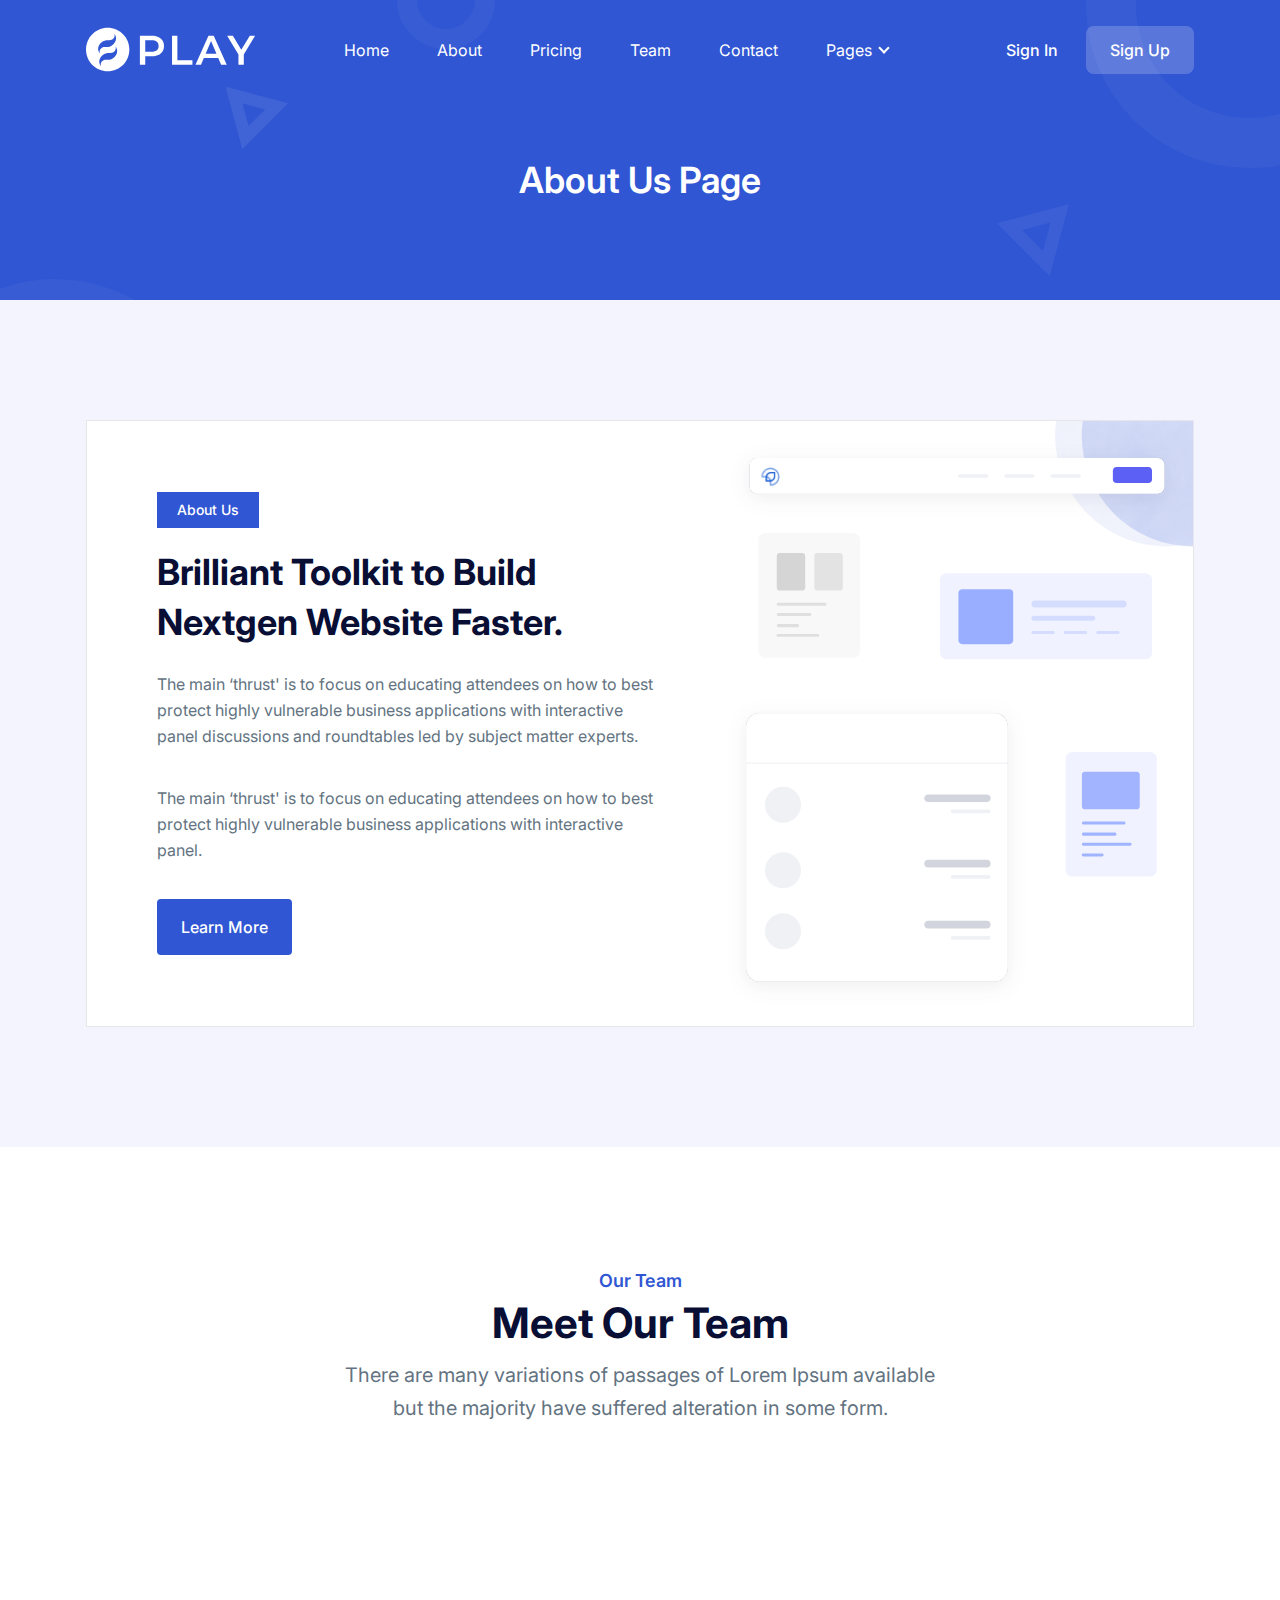
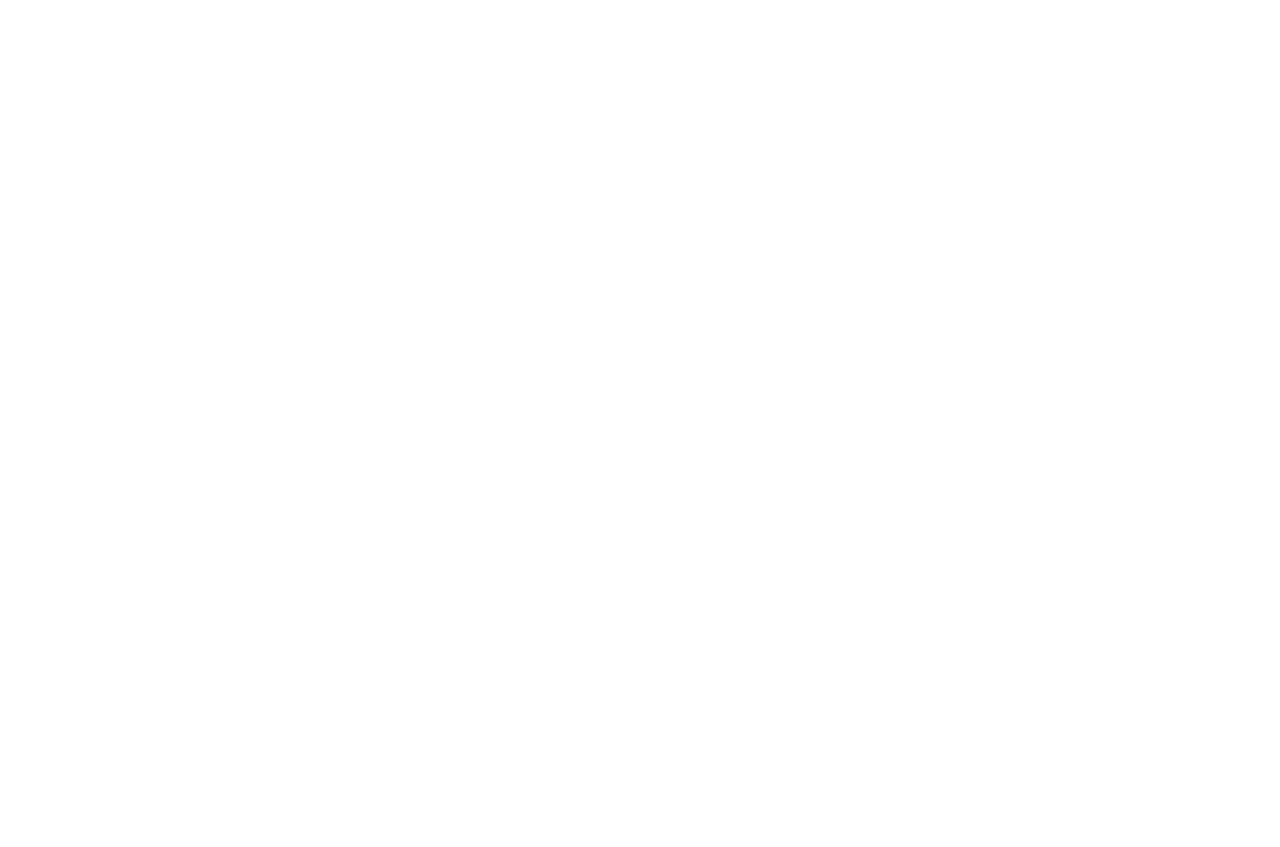
<file: docs/about.html>
<!DOCTYPE html>
<html lang="en">
  <head>
    <meta charset="UTF-8" />
    <meta http-equiv="X-UA-Compatible" content="IE=edge" />
    <meta name="viewport" content="width=device-width, initial-scale=1.0" />
    <title>About | Play Tailwind</title>
    <link
      rel="shortcut icon"
      href="assets/images/favicon.png"
      type="image/x-icon"
    />
    <link rel="stylesheet" href="assets/css/animate.css" />
    <link rel="stylesheet" href="assets/css/tailwind.css" />

    <!-- ==== WOW JS ==== -->
    <script src="assets/js/wow.min.js"></script>
    <script>
      new WOW().init();
    </script>
  </head>
  <body>
    <!-- ====== Navbar Section Start -->
    <div
      class="
        ud-header
        bg-transparent
        absolute
        top-0
        left-0
        z-40
        w-full
        flex
        items-center
      "
    >
      <div class="container">
        <div class="flex -mx-4 items-center justify-between relative">
          <div class="px-4 w-60 max-w-full">
            <a href="index.html" class="navbar-logo w-full block py-5">
              <img
                src="assets/images/logo/logo-white.svg"
                alt="logo"
                class="w-full header-logo"
              />
            </a>
          </div>
          <div class="flex px-4 justify-between items-center w-full">
            <div>
              <button
                id="navbarToggler"
                class="
                  block
                  absolute
                  right-4
                  top-1/2
                  -translate-y-1/2
                  lg:hidden
                  focus:ring-2
                  ring-primary
                  px-3
                  py-[6px]
                  rounded-lg
                "
              >
                <span
                  class="relative w-[30px] h-[2px] my-[6px] block bg-white"
                ></span>
                <span
                  class="relative w-[30px] h-[2px] my-[6px] block bg-white"
                ></span>
                <span
                  class="relative w-[30px] h-[2px] my-[6px] block bg-white"
                ></span>
              </button>
              <nav
                id="navbarCollapse"
                class="
                  absolute
                  py-5
                  lg:py-0 lg:px-4
                  xl:px-6
                  bg-white
                  lg:bg-transparent
                  shadow-lg
                  rounded-lg
                  max-w-[250px]
                  w-full
                  lg:max-w-full lg:w-full
                  right-4
                  top-full
                  hidden
                  lg:block lg:static lg:shadow-none
                "
              >
                <ul class="blcok lg:flex">
                  <li class="relative group">
                    <a
                      href="#home"
                      class="
                        ud-menu-scroll
                        text-base text-dark
                        lg:text-white
                        lg:group-hover:opacity-70
                        lg:group-hover:text-white
                        group-hover:text-primary
                        py-2
                        lg:py-6 lg:inline-flex lg:px-0
                        flex
                        mx-8
                        lg:mr-0
                      "
                    >
                      Home
                    </a>
                  </li>
                  <li class="relative group">
                    <a
                      href="/#about"
                      class="
                        ud-menu-scroll
                        text-base text-dark
                        lg:text-white
                        lg:group-hover:opacity-70
                        lg:group-hover:text-white
                        group-hover:text-primary
                        py-2
                        lg:py-6 lg:inline-flex lg:px-0
                        flex
                        mx-8
                        lg:mr-0 lg:ml-7
                        xl:ml-12
                      "
                    >
                      About
                    </a>
                  </li>
                  <li class="relative group">
                    <a
                      href="/#pricing"
                      class="
                        ud-menu-scroll
                        text-base text-dark
                        lg:text-white
                        lg:group-hover:opacity-70
                        lg:group-hover:text-white
                        group-hover:text-primary
                        py-2
                        lg:py-6 lg:inline-flex lg:px-0
                        flex
                        mx-8
                        lg:mr-0 lg:ml-7
                        xl:ml-12
                      "
                    >
                      Pricing
                    </a>
                  </li>
                  <li class="relative group">
                    <a
                      href="/#team"
                      class="
                        ud-menu-scroll
                        text-base text-dark
                        lg:text-white
                        lg:group-hover:opacity-70
                        lg:group-hover:text-white
                        group-hover:text-primary
                        py-2
                        lg:py-6 lg:inline-flex lg:px-0
                        flex
                        mx-8
                        lg:mr-0 lg:ml-7
                        xl:ml-12
                      "
                    >
                      Team
                    </a>
                  </li>
                  <li class="relative group">
                    <a
                      href="/#contact"
                      class="
                        ud-menu-scroll
                        text-base text-dark
                        lg:text-white
                        lg:group-hover:opacity-70
                        lg:group-hover:text-white
                        group-hover:text-primary
                        py-2
                        lg:py-6 lg:inline-flex lg:px-0
                        flex
                        mx-8
                        lg:mr-0 lg:ml-7
                        xl:ml-12
                      "
                    >
                      Contact
                    </a>
                  </li>
                  <li class="relative group submenu-item">
                    <a
                      href="javascript:void(0)"
                      class="
                        text-base text-dark
                        lg:text-white
                        lg:group-hover:opacity-70
                        lg:group-hover:text-white
                        group-hover:text-primary
                        py-2
                        lg:py-6 lg:inline-flex lg:pl-0 lg:pr-4
                        flex
                        mx-8
                        lg:mr-0 lg:ml-8
                        xl:ml-12
                        relative
                        after:absolute
                        after:w-2
                        after:h-2
                        after:border-b-2
                        after:border-r-2
                        after:border-current
                        after:rotate-45
                        lg:after:right-0
                        after:right-1
                        after:top-1/2
                        after:-translate-y-1/2
                        after:mt-[-2px]
                      "
                    >
                      Pages
                    </a>
                    <div
                      class="
                        submenu
                        hidden
                        relative
                        lg:absolute
                        w-[250px]
                        top-full
                        lg:top-[110%]
                        left-0
                        rounded-sm
                        lg:shadow-lg
                        p-4
                        lg:block lg:opacity-0 lg:invisible
                        group-hover:opacity-100
                        lg:group-hover:visible lg:group-hover:top-full
                        bg-white
                        transition-[top]
                        duration-300
                      "
                    >
                      <a
                        href="about.html"
                        class="
                          block
                          text-sm text-body-color
                          rounded
                          hover:text-primary
                          py-[10px]
                          px-4
                        "
                      >
                        About Page
                      </a>
                      <a
                        href="pricing.html"
                        class="
                          block
                          text-sm text-body-color
                          rounded
                          hover:text-primary
                          py-[10px]
                          px-4
                        "
                      >
                        Pricing Page
                      </a>
                      <a
                        href="contact.html"
                        class="
                          block
                          text-sm text-body-color
                          rounded
                          hover:text-primary
                          py-[10px]
                          px-4
                        "
                      >
                        Contact Page
                      </a>
                      <a
                        href="blog-grids.html"
                        class="
                          block
                          text-sm text-body-color
                          rounded
                          hover:text-primary
                          py-[10px]
                          px-4
                        "
                      >
                        Blog Grid Page
                      </a>
                      <a
                        href="blog-details.html"
                        class="
                          block
                          text-sm text-body-color
                          rounded
                          hover:text-primary
                          py-[10px]
                          px-4
                        "
                      >
                        Blog Details Page
                      </a>
                      <a
                        href="signup.html"
                        class="
                          block
                          text-sm text-body-color
                          rounded
                          hover:text-primary
                          py-[10px]
                          px-4
                        "
                      >
                        Sign Up Page
                      </a>
                      <a
                        href="signin.html"
                        class="
                          block
                          text-sm text-body-color
                          rounded
                          hover:text-primary
                          py-[10px]
                          px-4
                        "
                      >
                        Sign In Page
                      </a>
                      <a
                        href="404.html"
                        class="
                          block
                          text-sm text-body-color
                          rounded
                          hover:text-primary
                          py-[10px]
                          px-4
                        "
                      >
                        404 Page
                      </a>
                    </div>
                  </li>
                </ul>
              </nav>
            </div>
            <div class="sm:flex justify-end hidden pr-16 lg:pr-0">
              <a
                href="signin.html"
                class="
                  text-base
                  font-medium
                  text-white
                  hover:opacity-70
                  py-3
                  px-7
                  loginBtn
                "
              >
                Sign In
              </a>
              <a
                href="signup.html"
                class="
                  text-base
                  font-medium
                  text-white
                  bg-white bg-opacity-20
                  rounded-lg
                  py-3
                  px-6
                  hover:bg-opacity-100 hover:text-dark
                  signUpBtn
                  duration-300
                  ease-in-out
                "
              >
                Sign Up
              </a>
            </div>
          </div>
        </div>
      </div>
    </div>
    <!-- ====== Navbar Section End -->

    <!-- ====== Banner Section Start -->
    <div
      class="
        relative
        z-10
        pt-[120px]
        md:pt-[130px]
        lg:pt-[160px]
        pb-[100px]
        bg-primary
        overflow-hidden
      "
    >
      <div class="container">
        <div class="flex flex-wrap items-center -mx-4">
          <div class="w-full px-4">
            <div class="text-center">
              <h1 class="font-semibold text-white text-4xl">About Us Page</h1>
            </div>
          </div>
        </div>
      </div>
      <div>
        <span class="absolute top-0 left-0 z-[-1]">
          <svg
            width="495"
            height="470"
            viewBox="0 0 495 470"
            fill="none"
            xmlns="http://www.w3.org/2000/svg"
          >
            <circle
              cx="55"
              cy="442"
              r="138"
              stroke="white"
              stroke-opacity="0.04"
              stroke-width="50"
            />
            <circle
              cx="446"
              r="39"
              stroke="white"
              stroke-opacity="0.04"
              stroke-width="20"
            />
            <path
              d="M245.406 137.609L233.985 94.9852L276.609 106.406L245.406 137.609Z"
              stroke="white"
              stroke-opacity="0.08"
              stroke-width="12"
            />
          </svg>
        </span>
        <span class="absolute top-0 right-0 z-[-1]">
          <svg
            width="493"
            height="470"
            viewBox="0 0 493 470"
            fill="none"
            xmlns="http://www.w3.org/2000/svg"
          >
            <circle
              cx="462"
              cy="5"
              r="138"
              stroke="white"
              stroke-opacity="0.04"
              stroke-width="50"
            />
            <circle
              cx="49"
              cy="470"
              r="39"
              stroke="white"
              stroke-opacity="0.04"
              stroke-width="20"
            />
            <path
              d="M222.393 226.701L272.808 213.192L259.299 263.607L222.393 226.701Z"
              stroke="white"
              stroke-opacity="0.06"
              stroke-width="13"
            />
          </svg>
        </span>
      </div>
    </div>
    <!-- ====== Banner Section End -->

    <!-- ====== About Section Start -->
    <section
      id="about"
      class="pt-20 lg:pt-[120px] pb-20 lg:pb-[120px] bg-[#f3f4fe]"
    >
      <div class="container">
        <div class="bg-white wow fadeInUp" data-wow-delay=".2s">
          <div class="flex flex-wrap -mx-4">
            <div class="w-full px-4">
              <div
                class="
                  lg:flex
                  items-center
                  justify-between
                  border
                  overflow-hidden
                "
              >
                <div
                  class="
                    lg:max-w-[565px]
                    xl:max-w-[640px]
                    w-full
                    py-12
                    px-7
                    sm:px-12
                    md:p-16
                    lg:py-9 lg:px-16
                    xl:p-[70px]
                  "
                >
                  <span
                    class="
                      text-sm
                      font-medium
                      text-white
                      py-2
                      px-5
                      bg-primary
                      inline-block
                      mb-5
                    "
                  >
                    About Us
                  </span>
                  <h2
                    class="
                      font-bold
                      text-3xl
                      sm:text-4xl
                      2xl:text-[40px]
                      sm:leading-snug
                      text-dark
                      mb-6
                    "
                  >
                    Brilliant Toolkit to Build Nextgen Website Faster.
                  </h2>
                  <p class="text-base text-body-color mb-9 leading-relaxed">
                    The main ‘thrust' is to focus on educating attendees on how
                    to best protect highly vulnerable business applications with
                    interactive panel discussions and roundtables led by subject
                    matter experts.
                  </p>
                  <p class="text-base text-body-color mb-9 leading-relaxed">
                    The main ‘thrust' is to focus on educating attendees on how
                    to best protect highly vulnerable business applications with
                    interactive panel.
                  </p>
                  <a
                    href="javascript:void(0)"
                    class="
                      inline-flex
                      items-center
                      justify-center
                      py-4
                      px-6
                      rounded
                      text-white
                      bg-primary
                      text-base
                      font-medium
                      hover:bg-opacity-90 hover:shadow-lg
                      transition
                      duration-300
                      ease-in-out
                    "
                  >
                    Learn More
                  </a>
                </div>
                <div class="text-center">
                  <div class="relative inline-block z-10">
                    <img
                      src="assets/images/about/about-image.svg"
                      alt="image"
                      class="mx-auto lg:ml-auto"
                    />
                  </div>
                </div>
              </div>
            </div>
          </div>
        </div>
      </div>
    </section>
    <!-- ====== About Section End -->

    <!-- ====== Team Section Start -->
    <section id="team" class="pt-20 lg:pt-[120px] pb-10 lg:pb-20">
      <div class="container">
        <div class="flex flex-wrap -mx-4">
          <div class="w-full px-4">
            <div class="text-center mx-auto mb-[60px] max-w-[620px]">
              <span class="font-semibold text-lg text-primary mb-2 block">
                Our Team
              </span>
              <h2
                class="
                  font-bold
                  text-3xl
                  sm:text-4xl
                  md:text-[42px]
                  text-dark
                  mb-4
                "
              >
                Meet Our Team
              </h2>
              <p
                class="
                  text-lg
                  sm:text-xl
                  leading-relaxed
                  sm:leading-relaxed
                  text-body-color
                "
              >
                There are many variations of passages of Lorem Ipsum available
                but the majority have suffered alteration in some form.
              </p>
            </div>
          </div>
        </div>

        <div class="flex flex-wrap justify-center -mx-4">
          <div class="w-full sm:w-1/2 lg:w-1/4 px-4">
            <div class="mb-10 wow fadeInUp" data-wow-delay=".1s">
              <div
                class="
                  relative
                  w-[170px]
                  h-170px]
                  rounded-full
                  z-10
                  mx-auto
                  mb-6
                "
              >
                <img
                  src="assets/images/team/team-01.png"
                  alt="image"
                  class="w-full rounded-full"
                />
                <span class="absolute top-0 left-0 z-[-1]">
                  <svg
                    width="71"
                    height="82"
                    viewBox="0 0 71 82"
                    fill="none"
                    xmlns="http://www.w3.org/2000/svg"
                  >
                    <circle
                      cx="1.29337"
                      cy="80.7066"
                      r="1.29337"
                      transform="rotate(-90 1.29337 80.7066)"
                      fill="#3056D3"
                    />
                    <circle
                      cx="12.6747"
                      cy="80.7066"
                      r="1.29337"
                      transform="rotate(-90 12.6747 80.7066)"
                      fill="#3056D3"
                    />
                    <circle
                      cx="24.0575"
                      cy="80.7066"
                      r="1.29337"
                      transform="rotate(-90 24.0575 80.7066)"
                      fill="#3056D3"
                    />
                    <circle
                      cx="35.4379"
                      cy="80.7066"
                      r="1.29337"
                      transform="rotate(-90 35.4379 80.7066)"
                      fill="#3056D3"
                    />
                    <circle
                      cx="46.8197"
                      cy="80.7066"
                      r="1.29337"
                      transform="rotate(-90 46.8197 80.7066)"
                      fill="#3056D3"
                    />
                    <circle
                      cx="68.807"
                      cy="80.7066"
                      r="1.29337"
                      transform="rotate(-90 68.807 80.7066)"
                      fill="#3056D3"
                    />
                    <circle
                      cx="57.9443"
                      cy="80.7066"
                      r="1.29337"
                      transform="rotate(-90 57.9443 80.7066)"
                      fill="#3056D3"
                    />
                    <circle
                      cx="1.29337"
                      cy="69.3249"
                      r="1.29337"
                      transform="rotate(-90 1.29337 69.3249)"
                      fill="#3056D3"
                    />
                    <circle
                      cx="12.6747"
                      cy="69.3249"
                      r="1.29337"
                      transform="rotate(-90 12.6747 69.3249)"
                      fill="#3056D3"
                    />
                    <circle
                      cx="24.0575"
                      cy="69.3249"
                      r="1.29337"
                      transform="rotate(-90 24.0575 69.3249)"
                      fill="#3056D3"
                    />
                    <circle
                      cx="35.4379"
                      cy="69.3249"
                      r="1.29337"
                      transform="rotate(-90 35.4379 69.3249)"
                      fill="#3056D3"
                    />
                    <circle
                      cx="46.8197"
                      cy="69.325"
                      r="1.29337"
                      transform="rotate(-90 46.8197 69.325)"
                      fill="#3056D3"
                    />
                    <circle
                      cx="68.807"
                      cy="69.325"
                      r="1.29337"
                      transform="rotate(-90 68.807 69.325)"
                      fill="#3056D3"
                    />
                    <circle
                      cx="57.9433"
                      cy="69.325"
                      r="1.29337"
                      transform="rotate(-90 57.9433 69.325)"
                      fill="#3056D3"
                    />
                    <circle
                      cx="1.29337"
                      cy="57.9433"
                      r="1.29337"
                      transform="rotate(-90 1.29337 57.9433)"
                      fill="#3056D3"
                    />
                    <circle
                      cx="1.29337"
                      cy="24.0568"
                      r="1.29337"
                      transform="rotate(-90 1.29337 24.0568)"
                      fill="#3056D3"
                    />
                    <circle
                      cx="12.6747"
                      cy="57.9433"
                      r="1.29337"
                      transform="rotate(-90 12.6747 57.9433)"
                      fill="#3056D3"
                    />
                    <circle
                      cx="12.6747"
                      cy="24.0568"
                      r="1.29337"
                      transform="rotate(-90 12.6747 24.0568)"
                      fill="#3056D3"
                    />
                    <circle
                      cx="24.0575"
                      cy="57.9433"
                      r="1.29337"
                      transform="rotate(-90 24.0575 57.9433)"
                      fill="#3056D3"
                    />
                    <circle
                      cx="24.0575"
                      cy="24.0568"
                      r="1.29337"
                      transform="rotate(-90 24.0575 24.0568)"
                      fill="#3056D3"
                    />
                    <circle
                      cx="35.4379"
                      cy="57.9433"
                      r="1.29337"
                      transform="rotate(-90 35.4379 57.9433)"
                      fill="#3056D3"
                    />
                    <circle
                      cx="35.4379"
                      cy="24.0568"
                      r="1.29337"
                      transform="rotate(-90 35.4379 24.0568)"
                      fill="#3056D3"
                    />
                    <circle
                      cx="46.8197"
                      cy="57.9431"
                      r="1.29337"
                      transform="rotate(-90 46.8197 57.9431)"
                      fill="#3056D3"
                    />
                    <circle
                      cx="46.8197"
                      cy="24.0567"
                      r="1.29337"
                      transform="rotate(-90 46.8197 24.0567)"
                      fill="#3056D3"
                    />
                    <circle
                      cx="68.807"
                      cy="57.9431"
                      r="1.29337"
                      transform="rotate(-90 68.807 57.9431)"
                      fill="#3056D3"
                    />
                    <circle
                      cx="68.807"
                      cy="24.0567"
                      r="1.29337"
                      transform="rotate(-90 68.807 24.0567)"
                      fill="#3056D3"
                    />
                    <circle
                      cx="57.9433"
                      cy="57.9431"
                      r="1.29337"
                      transform="rotate(-90 57.9433 57.9431)"
                      fill="#3056D3"
                    />
                    <circle
                      cx="57.9443"
                      cy="24.0567"
                      r="1.29337"
                      transform="rotate(-90 57.9443 24.0567)"
                      fill="#3056D3"
                    />
                    <circle
                      cx="1.29337"
                      cy="46.5615"
                      r="1.29337"
                      transform="rotate(-90 1.29337 46.5615)"
                      fill="#3056D3"
                    />
                    <circle
                      cx="1.29337"
                      cy="12.6751"
                      r="1.29337"
                      transform="rotate(-90 1.29337 12.6751)"
                      fill="#3056D3"
                    />
                    <circle
                      cx="12.6747"
                      cy="46.5615"
                      r="1.29337"
                      transform="rotate(-90 12.6747 46.5615)"
                      fill="#3056D3"
                    />
                    <circle
                      cx="12.6747"
                      cy="12.6751"
                      r="1.29337"
                      transform="rotate(-90 12.6747 12.6751)"
                      fill="#3056D3"
                    />
                    <circle
                      cx="24.0575"
                      cy="46.5615"
                      r="1.29337"
                      transform="rotate(-90 24.0575 46.5615)"
                      fill="#3056D3"
                    />
                    <circle
                      cx="24.0575"
                      cy="12.6751"
                      r="1.29337"
                      transform="rotate(-90 24.0575 12.6751)"
                      fill="#3056D3"
                    />
                    <circle
                      cx="35.4379"
                      cy="46.5615"
                      r="1.29337"
                      transform="rotate(-90 35.4379 46.5615)"
                      fill="#3056D3"
                    />
                    <circle
                      cx="35.4379"
                      cy="12.6751"
                      r="1.29337"
                      transform="rotate(-90 35.4379 12.6751)"
                      fill="#3056D3"
                    />
                    <circle
                      cx="46.8197"
                      cy="46.5615"
                      r="1.29337"
                      transform="rotate(-90 46.8197 46.5615)"
                      fill="#3056D3"
                    />
                    <circle
                      cx="46.8197"
                      cy="12.6751"
                      r="1.29337"
                      transform="rotate(-90 46.8197 12.6751)"
                      fill="#3056D3"
                    />
                    <circle
                      cx="68.807"
                      cy="46.5615"
                      r="1.29337"
                      transform="rotate(-90 68.807 46.5615)"
                      fill="#3056D3"
                    />
                    <circle
                      cx="68.807"
                      cy="12.6751"
                      r="1.29337"
                      transform="rotate(-90 68.807 12.6751)"
                      fill="#3056D3"
                    />
                    <circle
                      cx="57.9433"
                      cy="46.5615"
                      r="1.29337"
                      transform="rotate(-90 57.9433 46.5615)"
                      fill="#3056D3"
                    />
                    <circle
                      cx="57.9443"
                      cy="12.6751"
                      r="1.29337"
                      transform="rotate(-90 57.9443 12.6751)"
                      fill="#3056D3"
                    />
                    <circle
                      cx="1.29337"
                      cy="35.1798"
                      r="1.29337"
                      transform="rotate(-90 1.29337 35.1798)"
                      fill="#3056D3"
                    />
                    <circle
                      cx="1.29337"
                      cy="1.2933"
                      r="1.29337"
                      transform="rotate(-90 1.29337 1.2933)"
                      fill="#3056D3"
                    />
                    <circle
                      cx="12.6747"
                      cy="35.1798"
                      r="1.29337"
                      transform="rotate(-90 12.6747 35.1798)"
                      fill="#3056D3"
                    />
                    <circle
                      cx="12.6747"
                      cy="1.2933"
                      r="1.29337"
                      transform="rotate(-90 12.6747 1.2933)"
                      fill="#3056D3"
                    />
                    <circle
                      cx="24.0575"
                      cy="35.1798"
                      r="1.29337"
                      transform="rotate(-90 24.0575 35.1798)"
                      fill="#3056D3"
                    />
                    <circle
                      cx="24.0575"
                      cy="1.29336"
                      r="1.29337"
                      transform="rotate(-90 24.0575 1.29336)"
                      fill="#3056D3"
                    />
                    <circle
                      cx="35.4379"
                      cy="35.1798"
                      r="1.29337"
                      transform="rotate(-90 35.4379 35.1798)"
                      fill="#3056D3"
                    />
                    <circle
                      cx="35.4379"
                      cy="1.29336"
                      r="1.29337"
                      transform="rotate(-90 35.4379 1.29336)"
                      fill="#3056D3"
                    />
                    <circle
                      cx="46.8197"
                      cy="35.18"
                      r="1.29337"
                      transform="rotate(-90 46.8197 35.18)"
                      fill="#3056D3"
                    />
                    <circle
                      cx="46.8197"
                      cy="1.29354"
                      r="1.29337"
                      transform="rotate(-90 46.8197 1.29354)"
                      fill="#3056D3"
                    />
                    <circle
                      cx="68.807"
                      cy="35.18"
                      r="1.29337"
                      transform="rotate(-90 68.807 35.18)"
                      fill="#3056D3"
                    />
                    <circle
                      cx="68.807"
                      cy="1.29354"
                      r="1.29337"
                      transform="rotate(-90 68.807 1.29354)"
                      fill="#3056D3"
                    />
                    <circle
                      cx="57.9443"
                      cy="35.18"
                      r="1.29337"
                      transform="rotate(-90 57.9443 35.18)"
                      fill="#3056D3"
                    />
                    <circle
                      cx="57.9443"
                      cy="1.29354"
                      r="1.29337"
                      transform="rotate(-90 57.9443 1.29354)"
                      fill="#3056D3"
                    />
                  </svg>
                </span>
                <span class="absolute right-0 bottom-0">
                  <svg
                    width="22"
                    height="22"
                    viewBox="0 0 22 22"
                    fill="none"
                    xmlns="http://www.w3.org/2000/svg"
                  >
                    <path
                      d="M21.5 21.5L0.505701 21.5C0.767606 10.023 10.023 0.767604 21.5 0.505697L21.5 21.5Z"
                      stroke="#13C296"
                    />
                  </svg>
                </span>
              </div>
              <div class="text-center">
                <h4 class="font-medium text-lg text-dark mb-2">
                  Adveen Desuza
                </h4>
                <p class="font-medium text-sm text-body-color mb-5">
                  UI Designer
                </p>
                <div class="flex items-center justify-center">
                  <a
                    href="javascript:void(0)"
                    class="
                      text-[#cdced6]
                      hover:text-primary
                      w-8
                      h-8
                      mx-2
                      flex
                      items-center
                      justify-center
                    "
                  >
                    <svg
                      width="10"
                      height="18"
                      viewBox="0 0 10 18"
                      class="fill-current"
                    >
                      <path
                        d="M9.29878 7.2H7.74898H7.19548V6.61935V4.81936V4.23871H7.74898H8.91133C9.21575 4.23871 9.46483 4.00645 9.46483 3.65806V0.580645C9.46483 0.26129 9.24343 0 8.91133 0H6.89106C4.70474 0 3.18262 1.62581 3.18262 4.03548V6.56129V7.14194H2.62912H0.747223C0.359774 7.14194 0 7.46129 0 7.92581V10.0161C0 10.4226 0.304424 10.8 0.747223 10.8H2.57377H3.12727V11.3806V17.2161C3.12727 17.6226 3.43169 18 3.87449 18H6.47593C6.64198 18 6.78036 17.9129 6.89106 17.7968C7.00176 17.6806 7.08478 17.4774 7.08478 17.3032V11.4097V10.829H7.66596H8.91133C9.2711 10.829 9.54785 10.5968 9.6032 10.2484V10.2194V10.1903L9.99065 8.1871C10.0183 7.98387 9.99065 7.75161 9.8246 7.51935C9.76925 7.37419 9.52018 7.22903 9.29878 7.2Z"
                      />
                    </svg>
                  </a>
                  <a
                    href="javascript:void(0)"
                    class="
                      text-[#cdced6]
                      hover:text-primary
                      w-8
                      h-8
                      mx-2
                      flex
                      items-center
                      justify-center
                    "
                  >
                    <svg
                      width="18"
                      height="14"
                      viewBox="0 0 18 14"
                      class="fill-current"
                    >
                      <path
                        d="M15.9968 2.41096L17.1 1.09589C17.4194 0.739726 17.5065 0.465753 17.5355 0.328767C16.6645 0.821918 15.8516 0.986301 15.329 0.986301H15.1258L15.0097 0.876712C14.3129 0.30137 13.4419 0 12.5129 0C10.4806 0 8.88387 1.58904 8.88387 3.42466C8.88387 3.53425 8.88387 3.69863 8.9129 3.80822L9 4.35616L8.39032 4.32877C4.67419 4.21918 1.62581 1.20548 1.13226 0.684932C0.319355 2.05479 0.783871 3.36986 1.27742 4.19178L2.26452 5.72603L0.696774 4.90411C0.725806 6.05479 1.19032 6.9589 2.09032 7.61644L2.87419 8.16438L2.09032 8.46575C2.58387 9.86301 3.6871 10.4384 4.5 10.6575L5.57419 10.9315L4.55806 11.589C2.93226 12.6849 0.9 12.6027 0 12.5205C1.82903 13.726 4.00645 14 5.51613 14C6.64839 14 7.49032 13.8904 7.69355 13.8082C15.8226 12 16.2 5.15068 16.2 3.78082V3.58904L16.3742 3.47945C17.3613 2.60274 17.7677 2.13699 18 1.86301C17.9129 1.89041 17.7968 1.94521 17.6806 1.9726L15.9968 2.41096Z"
                      />
                    </svg>
                  </a>
                  <a
                    href="javascript:void(0)"
                    class="
                      text-[#cdced6]
                      hover:text-primary
                      w-8
                      h-8
                      mx-2
                      flex
                      items-center
                      justify-center
                    "
                  >
                    <svg
                      width="18"
                      height="18"
                      viewBox="0 0 18 18"
                      class="fill-current"
                    >
                      <path
                        d="M8.90245 12.1939C10.7363 12.1939 12.2229 10.7073 12.2229 8.87352C12.2229 7.0397 10.7363 5.5531 8.90245 5.5531C7.06863 5.5531 5.58203 7.0397 5.58203 8.87352C5.58203 10.7073 7.06863 12.1939 8.90245 12.1939Z"
                      />
                      <path
                        d="M12.5088 0H5.23824C2.34719 0 0 2.34719 0 5.23824V12.4516C0 15.3999 2.34719 17.7471 5.23824 17.7471H12.4516C15.3999 17.7471 17.7471 15.3999 17.7471 12.5088V5.23824C17.7471 2.34719 15.3999 0 12.5088 0ZM8.90215 13.2244C6.46909 13.2244 4.55126 11.2493 4.55126 8.87353C4.55126 6.49771 6.49771 4.52264 8.90215 4.52264C11.278 4.52264 13.2244 6.49771 13.2244 8.87353C13.2244 11.2493 11.3066 13.2244 8.90215 13.2244ZM14.9133 4.92338C14.627 5.23824 14.1976 5.40999 13.711 5.40999C13.2817 5.40999 12.8523 5.23824 12.5088 4.92338C12.1939 4.60851 12.0222 4.20777 12.0222 3.72116C12.0222 3.23454 12.1939 2.86243 12.5088 2.51894C12.8237 2.17545 13.2244 2.0037 13.711 2.0037C14.1404 2.0037 14.5984 2.17545 14.9133 2.49031C15.1995 2.86243 15.3999 3.29179 15.3999 3.74978C15.3712 4.20777 15.1995 4.60851 14.9133 4.92338Z"
                      />
                      <path
                        d="M13.7397 3.03418C13.3676 3.03418 13.0527 3.34905 13.0527 3.72116C13.0527 4.09328 13.3676 4.40815 13.7397 4.40815C14.1118 4.40815 14.4267 4.09328 14.4267 3.72116C14.4267 3.34905 14.1405 3.03418 13.7397 3.03418Z"
                      />
                    </svg>
                  </a>
                </div>
              </div>
            </div>
          </div>
          <div class="w-full sm:w-1/2 lg:w-1/4 px-4">
            <div class="mb-10 wow fadeInUp" data-wow-delay=".15s">
              <div
                class="
                  relative
                  w-[170px]
                  h-170px]
                  rounded-full
                  z-10
                  mx-auto
                  mb-6
                "
              >
                <img
                  src="assets/images/team/team-02.png"
                  alt="image"
                  class="w-full rounded-full"
                />
                <span class="absolute top-0 left-0 z-[-1]">
                  <svg
                    width="71"
                    height="82"
                    viewBox="0 0 71 82"
                    fill="none"
                    xmlns="http://www.w3.org/2000/svg"
                  >
                    <circle
                      cx="1.29337"
                      cy="80.7066"
                      r="1.29337"
                      transform="rotate(-90 1.29337 80.7066)"
                      fill="#3056D3"
                    />
                    <circle
                      cx="12.6747"
                      cy="80.7066"
                      r="1.29337"
                      transform="rotate(-90 12.6747 80.7066)"
                      fill="#3056D3"
                    />
                    <circle
                      cx="24.0575"
                      cy="80.7066"
                      r="1.29337"
                      transform="rotate(-90 24.0575 80.7066)"
                      fill="#3056D3"
                    />
                    <circle
                      cx="35.4379"
                      cy="80.7066"
                      r="1.29337"
                      transform="rotate(-90 35.4379 80.7066)"
                      fill="#3056D3"
                    />
                    <circle
                      cx="46.8197"
                      cy="80.7066"
                      r="1.29337"
                      transform="rotate(-90 46.8197 80.7066)"
                      fill="#3056D3"
                    />
                    <circle
                      cx="68.807"
                      cy="80.7066"
                      r="1.29337"
                      transform="rotate(-90 68.807 80.7066)"
                      fill="#3056D3"
                    />
                    <circle
                      cx="57.9443"
                      cy="80.7066"
                      r="1.29337"
                      transform="rotate(-90 57.9443 80.7066)"
                      fill="#3056D3"
                    />
                    <circle
                      cx="1.29337"
                      cy="69.3249"
                      r="1.29337"
                      transform="rotate(-90 1.29337 69.3249)"
                      fill="#3056D3"
                    />
                    <circle
                      cx="12.6747"
                      cy="69.3249"
                      r="1.29337"
                      transform="rotate(-90 12.6747 69.3249)"
                      fill="#3056D3"
                    />
                    <circle
                      cx="24.0575"
                      cy="69.3249"
                      r="1.29337"
                      transform="rotate(-90 24.0575 69.3249)"
                      fill="#3056D3"
                    />
                    <circle
                      cx="35.4379"
                      cy="69.3249"
                      r="1.29337"
                      transform="rotate(-90 35.4379 69.3249)"
                      fill="#3056D3"
                    />
                    <circle
                      cx="46.8197"
                      cy="69.325"
                      r="1.29337"
                      transform="rotate(-90 46.8197 69.325)"
                      fill="#3056D3"
                    />
                    <circle
                      cx="68.807"
                      cy="69.325"
                      r="1.29337"
                      transform="rotate(-90 68.807 69.325)"
                      fill="#3056D3"
                    />
                    <circle
                      cx="57.9433"
                      cy="69.325"
                      r="1.29337"
                      transform="rotate(-90 57.9433 69.325)"
                      fill="#3056D3"
                    />
                    <circle
                      cx="1.29337"
                      cy="57.9433"
                      r="1.29337"
                      transform="rotate(-90 1.29337 57.9433)"
                      fill="#3056D3"
                    />
                    <circle
                      cx="1.29337"
                      cy="24.0568"
                      r="1.29337"
                      transform="rotate(-90 1.29337 24.0568)"
                      fill="#3056D3"
                    />
                    <circle
                      cx="12.6747"
                      cy="57.9433"
                      r="1.29337"
                      transform="rotate(-90 12.6747 57.9433)"
                      fill="#3056D3"
                    />
                    <circle
                      cx="12.6747"
                      cy="24.0568"
                      r="1.29337"
                      transform="rotate(-90 12.6747 24.0568)"
                      fill="#3056D3"
                    />
                    <circle
                      cx="24.0575"
                      cy="57.9433"
                      r="1.29337"
                      transform="rotate(-90 24.0575 57.9433)"
                      fill="#3056D3"
                    />
                    <circle
                      cx="24.0575"
                      cy="24.0568"
                      r="1.29337"
                      transform="rotate(-90 24.0575 24.0568)"
                      fill="#3056D3"
                    />
                    <circle
                      cx="35.4379"
                      cy="57.9433"
                      r="1.29337"
                      transform="rotate(-90 35.4379 57.9433)"
                      fill="#3056D3"
                    />
                    <circle
                      cx="35.4379"
                      cy="24.0568"
                      r="1.29337"
                      transform="rotate(-90 35.4379 24.0568)"
                      fill="#3056D3"
                    />
                    <circle
                      cx="46.8197"
                      cy="57.9431"
                      r="1.29337"
                      transform="rotate(-90 46.8197 57.9431)"
                      fill="#3056D3"
                    />
                    <circle
                      cx="46.8197"
                      cy="24.0567"
                      r="1.29337"
                      transform="rotate(-90 46.8197 24.0567)"
                      fill="#3056D3"
                    />
                    <circle
                      cx="68.807"
                      cy="57.9431"
                      r="1.29337"
                      transform="rotate(-90 68.807 57.9431)"
                      fill="#3056D3"
                    />
                    <circle
                      cx="68.807"
                      cy="24.0567"
                      r="1.29337"
                      transform="rotate(-90 68.807 24.0567)"
                      fill="#3056D3"
                    />
                    <circle
                      cx="57.9433"
                      cy="57.9431"
                      r="1.29337"
                      transform="rotate(-90 57.9433 57.9431)"
                      fill="#3056D3"
                    />
                    <circle
                      cx="57.9443"
                      cy="24.0567"
                      r="1.29337"
                      transform="rotate(-90 57.9443 24.0567)"
                      fill="#3056D3"
                    />
                    <circle
                      cx="1.29337"
                      cy="46.5615"
                      r="1.29337"
                      transform="rotate(-90 1.29337 46.5615)"
                      fill="#3056D3"
                    />
                    <circle
                      cx="1.29337"
                      cy="12.6751"
                      r="1.29337"
                      transform="rotate(-90 1.29337 12.6751)"
                      fill="#3056D3"
                    />
                    <circle
                      cx="12.6747"
                      cy="46.5615"
                      r="1.29337"
                      transform="rotate(-90 12.6747 46.5615)"
                      fill="#3056D3"
                    />
                    <circle
                      cx="12.6747"
                      cy="12.6751"
                      r="1.29337"
                      transform="rotate(-90 12.6747 12.6751)"
                      fill="#3056D3"
                    />
                    <circle
                      cx="24.0575"
                      cy="46.5615"
                      r="1.29337"
                      transform="rotate(-90 24.0575 46.5615)"
                      fill="#3056D3"
                    />
                    <circle
                      cx="24.0575"
                      cy="12.6751"
                      r="1.29337"
                      transform="rotate(-90 24.0575 12.6751)"
                      fill="#3056D3"
                    />
                    <circle
                      cx="35.4379"
                      cy="46.5615"
                      r="1.29337"
                      transform="rotate(-90 35.4379 46.5615)"
                      fill="#3056D3"
                    />
                    <circle
                      cx="35.4379"
                      cy="12.6751"
                      r="1.29337"
                      transform="rotate(-90 35.4379 12.6751)"
                      fill="#3056D3"
                    />
                    <circle
                      cx="46.8197"
                      cy="46.5615"
                      r="1.29337"
                      transform="rotate(-90 46.8197 46.5615)"
                      fill="#3056D3"
                    />
                    <circle
                      cx="46.8197"
                      cy="12.6751"
                      r="1.29337"
                      transform="rotate(-90 46.8197 12.6751)"
                      fill="#3056D3"
                    />
                    <circle
                      cx="68.807"
                      cy="46.5615"
                      r="1.29337"
                      transform="rotate(-90 68.807 46.5615)"
                      fill="#3056D3"
                    />
                    <circle
                      cx="68.807"
                      cy="12.6751"
                      r="1.29337"
                      transform="rotate(-90 68.807 12.6751)"
                      fill="#3056D3"
                    />
                    <circle
                      cx="57.9433"
                      cy="46.5615"
                      r="1.29337"
                      transform="rotate(-90 57.9433 46.5615)"
                      fill="#3056D3"
                    />
                    <circle
                      cx="57.9443"
                      cy="12.6751"
                      r="1.29337"
                      transform="rotate(-90 57.9443 12.6751)"
                      fill="#3056D3"
                    />
                    <circle
                      cx="1.29337"
                      cy="35.1798"
                      r="1.29337"
                      transform="rotate(-90 1.29337 35.1798)"
                      fill="#3056D3"
                    />
                    <circle
                      cx="1.29337"
                      cy="1.2933"
                      r="1.29337"
                      transform="rotate(-90 1.29337 1.2933)"
                      fill="#3056D3"
                    />
                    <circle
                      cx="12.6747"
                      cy="35.1798"
                      r="1.29337"
                      transform="rotate(-90 12.6747 35.1798)"
                      fill="#3056D3"
                    />
                    <circle
                      cx="12.6747"
                      cy="1.2933"
                      r="1.29337"
                      transform="rotate(-90 12.6747 1.2933)"
                      fill="#3056D3"
                    />
                    <circle
                      cx="24.0575"
                      cy="35.1798"
                      r="1.29337"
                      transform="rotate(-90 24.0575 35.1798)"
                      fill="#3056D3"
                    />
                    <circle
                      cx="24.0575"
                      cy="1.29336"
                      r="1.29337"
                      transform="rotate(-90 24.0575 1.29336)"
                      fill="#3056D3"
                    />
                    <circle
                      cx="35.4379"
                      cy="35.1798"
                      r="1.29337"
                      transform="rotate(-90 35.4379 35.1798)"
                      fill="#3056D3"
                    />
                    <circle
                      cx="35.4379"
                      cy="1.29336"
                      r="1.29337"
                      transform="rotate(-90 35.4379 1.29336)"
                      fill="#3056D3"
                    />
                    <circle
                      cx="46.8197"
                      cy="35.18"
                      r="1.29337"
                      transform="rotate(-90 46.8197 35.18)"
                      fill="#3056D3"
                    />
                    <circle
                      cx="46.8197"
                      cy="1.29354"
                      r="1.29337"
                      transform="rotate(-90 46.8197 1.29354)"
                      fill="#3056D3"
                    />
                    <circle
                      cx="68.807"
                      cy="35.18"
                      r="1.29337"
                      transform="rotate(-90 68.807 35.18)"
                      fill="#3056D3"
                    />
                    <circle
                      cx="68.807"
                      cy="1.29354"
                      r="1.29337"
                      transform="rotate(-90 68.807 1.29354)"
                      fill="#3056D3"
                    />
                    <circle
                      cx="57.9443"
                      cy="35.18"
                      r="1.29337"
                      transform="rotate(-90 57.9443 35.18)"
                      fill="#3056D3"
                    />
                    <circle
                      cx="57.9443"
                      cy="1.29354"
                      r="1.29337"
                      transform="rotate(-90 57.9443 1.29354)"
                      fill="#3056D3"
                    />
                  </svg>
                </span>
                <span class="absolute right-0 bottom-0">
                  <svg
                    width="22"
                    height="22"
                    viewBox="0 0 22 22"
                    fill="none"
                    xmlns="http://www.w3.org/2000/svg"
                  >
                    <path
                      d="M21.5 21.5L0.505701 21.5C0.767606 10.023 10.023 0.767604 21.5 0.505697L21.5 21.5Z"
                      stroke="#13C296"
                    />
                  </svg>
                </span>
              </div>
              <div class="text-center">
                <h4 class="font-medium text-lg text-dark mb-2">Jezmin uniya</h4>
                <p class="font-medium text-sm text-body-color mb-5">
                  Product Designer
                </p>
                <div class="flex items-center justify-center">
                  <a
                    href="javascript:void(0)"
                    class="
                      text-[#cdced6]
                      hover:text-primary
                      w-8
                      h-8
                      mx-2
                      flex
                      items-center
                      justify-center
                    "
                  >
                    <svg
                      width="10"
                      height="18"
                      viewBox="0 0 10 18"
                      class="fill-current"
                    >
                      <path
                        d="M9.29878 7.2H7.74898H7.19548V6.61935V4.81936V4.23871H7.74898H8.91133C9.21575 4.23871 9.46483 4.00645 9.46483 3.65806V0.580645C9.46483 0.26129 9.24343 0 8.91133 0H6.89106C4.70474 0 3.18262 1.62581 3.18262 4.03548V6.56129V7.14194H2.62912H0.747223C0.359774 7.14194 0 7.46129 0 7.92581V10.0161C0 10.4226 0.304424 10.8 0.747223 10.8H2.57377H3.12727V11.3806V17.2161C3.12727 17.6226 3.43169 18 3.87449 18H6.47593C6.64198 18 6.78036 17.9129 6.89106 17.7968C7.00176 17.6806 7.08478 17.4774 7.08478 17.3032V11.4097V10.829H7.66596H8.91133C9.2711 10.829 9.54785 10.5968 9.6032 10.2484V10.2194V10.1903L9.99065 8.1871C10.0183 7.98387 9.99065 7.75161 9.8246 7.51935C9.76925 7.37419 9.52018 7.22903 9.29878 7.2Z"
                      />
                    </svg>
                  </a>
                  <a
                    href="javascript:void(0)"
                    class="
                      text-[#cdced6]
                      hover:text-primary
                      w-8
                      h-8
                      mx-2
                      flex
                      items-center
                      justify-center
                    "
                  >
                    <svg
                      width="18"
                      height="14"
                      viewBox="0 0 18 14"
                      class="fill-current"
                    >
                      <path
                        d="M15.9968 2.41096L17.1 1.09589C17.4194 0.739726 17.5065 0.465753 17.5355 0.328767C16.6645 0.821918 15.8516 0.986301 15.329 0.986301H15.1258L15.0097 0.876712C14.3129 0.30137 13.4419 0 12.5129 0C10.4806 0 8.88387 1.58904 8.88387 3.42466C8.88387 3.53425 8.88387 3.69863 8.9129 3.80822L9 4.35616L8.39032 4.32877C4.67419 4.21918 1.62581 1.20548 1.13226 0.684932C0.319355 2.05479 0.783871 3.36986 1.27742 4.19178L2.26452 5.72603L0.696774 4.90411C0.725806 6.05479 1.19032 6.9589 2.09032 7.61644L2.87419 8.16438L2.09032 8.46575C2.58387 9.86301 3.6871 10.4384 4.5 10.6575L5.57419 10.9315L4.55806 11.589C2.93226 12.6849 0.9 12.6027 0 12.5205C1.82903 13.726 4.00645 14 5.51613 14C6.64839 14 7.49032 13.8904 7.69355 13.8082C15.8226 12 16.2 5.15068 16.2 3.78082V3.58904L16.3742 3.47945C17.3613 2.60274 17.7677 2.13699 18 1.86301C17.9129 1.89041 17.7968 1.94521 17.6806 1.9726L15.9968 2.41096Z"
                      />
                    </svg>
                  </a>
                  <a
                    href="javascript:void(0)"
                    class="
                      text-[#cdced6]
                      hover:text-primary
                      w-8
                      h-8
                      mx-2
                      flex
                      items-center
                      justify-center
                    "
                  >
                    <svg
                      width="18"
                      height="18"
                      viewBox="0 0 18 18"
                      class="fill-current"
                    >
                      <path
                        d="M8.90245 12.1939C10.7363 12.1939 12.2229 10.7073 12.2229 8.87352C12.2229 7.0397 10.7363 5.5531 8.90245 5.5531C7.06863 5.5531 5.58203 7.0397 5.58203 8.87352C5.58203 10.7073 7.06863 12.1939 8.90245 12.1939Z"
                      />
                      <path
                        d="M12.5088 0H5.23824C2.34719 0 0 2.34719 0 5.23824V12.4516C0 15.3999 2.34719 17.7471 5.23824 17.7471H12.4516C15.3999 17.7471 17.7471 15.3999 17.7471 12.5088V5.23824C17.7471 2.34719 15.3999 0 12.5088 0ZM8.90215 13.2244C6.46909 13.2244 4.55126 11.2493 4.55126 8.87353C4.55126 6.49771 6.49771 4.52264 8.90215 4.52264C11.278 4.52264 13.2244 6.49771 13.2244 8.87353C13.2244 11.2493 11.3066 13.2244 8.90215 13.2244ZM14.9133 4.92338C14.627 5.23824 14.1976 5.40999 13.711 5.40999C13.2817 5.40999 12.8523 5.23824 12.5088 4.92338C12.1939 4.60851 12.0222 4.20777 12.0222 3.72116C12.0222 3.23454 12.1939 2.86243 12.5088 2.51894C12.8237 2.17545 13.2244 2.0037 13.711 2.0037C14.1404 2.0037 14.5984 2.17545 14.9133 2.49031C15.1995 2.86243 15.3999 3.29179 15.3999 3.74978C15.3712 4.20777 15.1995 4.60851 14.9133 4.92338Z"
                      />
                      <path
                        d="M13.7397 3.03418C13.3676 3.03418 13.0527 3.34905 13.0527 3.72116C13.0527 4.09328 13.3676 4.40815 13.7397 4.40815C14.1118 4.40815 14.4267 4.09328 14.4267 3.72116C14.4267 3.34905 14.1405 3.03418 13.7397 3.03418Z"
                      />
                    </svg>
                  </a>
                </div>
              </div>
            </div>
          </div>
          <div class="w-full sm:w-1/2 lg:w-1/4 px-4">
            <div class="mb-10 wow fadeInUp" data-wow-delay=".2s">
              <div
                class="
                  relative
                  w-[170px]
                  h-170px]
                  rounded-full
                  z-10
                  mx-auto
                  mb-6
                "
              >
                <img
                  src="assets/images/team/team-03.png"
                  alt="image"
                  class="w-full rounded-full"
                />
                <span class="absolute top-0 left-0 z-[-1]">
                  <svg
                    width="71"
                    height="82"
                    viewBox="0 0 71 82"
                    fill="none"
                    xmlns="http://www.w3.org/2000/svg"
                  >
                    <circle
                      cx="1.29337"
                      cy="80.7066"
                      r="1.29337"
                      transform="rotate(-90 1.29337 80.7066)"
                      fill="#3056D3"
                    />
                    <circle
                      cx="12.6747"
                      cy="80.7066"
                      r="1.29337"
                      transform="rotate(-90 12.6747 80.7066)"
                      fill="#3056D3"
                    />
                    <circle
                      cx="24.0575"
                      cy="80.7066"
                      r="1.29337"
                      transform="rotate(-90 24.0575 80.7066)"
                      fill="#3056D3"
                    />
                    <circle
                      cx="35.4379"
                      cy="80.7066"
                      r="1.29337"
                      transform="rotate(-90 35.4379 80.7066)"
                      fill="#3056D3"
                    />
                    <circle
                      cx="46.8197"
                      cy="80.7066"
                      r="1.29337"
                      transform="rotate(-90 46.8197 80.7066)"
                      fill="#3056D3"
                    />
                    <circle
                      cx="68.807"
                      cy="80.7066"
                      r="1.29337"
                      transform="rotate(-90 68.807 80.7066)"
                      fill="#3056D3"
                    />
                    <circle
                      cx="57.9443"
                      cy="80.7066"
                      r="1.29337"
                      transform="rotate(-90 57.9443 80.7066)"
                      fill="#3056D3"
                    />
                    <circle
                      cx="1.29337"
                      cy="69.3249"
                      r="1.29337"
                      transform="rotate(-90 1.29337 69.3249)"
                      fill="#3056D3"
                    />
                    <circle
                      cx="12.6747"
                      cy="69.3249"
                      r="1.29337"
                      transform="rotate(-90 12.6747 69.3249)"
                      fill="#3056D3"
                    />
                    <circle
                      cx="24.0575"
                      cy="69.3249"
                      r="1.29337"
                      transform="rotate(-90 24.0575 69.3249)"
                      fill="#3056D3"
                    />
                    <circle
                      cx="35.4379"
                      cy="69.3249"
                      r="1.29337"
                      transform="rotate(-90 35.4379 69.3249)"
                      fill="#3056D3"
                    />
                    <circle
                      cx="46.8197"
                      cy="69.325"
                      r="1.29337"
                      transform="rotate(-90 46.8197 69.325)"
                      fill="#3056D3"
                    />
                    <circle
                      cx="68.807"
                      cy="69.325"
                      r="1.29337"
                      transform="rotate(-90 68.807 69.325)"
                      fill="#3056D3"
                    />
                    <circle
                      cx="57.9433"
                      cy="69.325"
                      r="1.29337"
                      transform="rotate(-90 57.9433 69.325)"
                      fill="#3056D3"
                    />
                    <circle
                      cx="1.29337"
                      cy="57.9433"
                      r="1.29337"
                      transform="rotate(-90 1.29337 57.9433)"
                      fill="#3056D3"
                    />
                    <circle
                      cx="1.29337"
                      cy="24.0568"
                      r="1.29337"
                      transform="rotate(-90 1.29337 24.0568)"
                      fill="#3056D3"
                    />
                    <circle
                      cx="12.6747"
                      cy="57.9433"
                      r="1.29337"
                      transform="rotate(-90 12.6747 57.9433)"
                      fill="#3056D3"
                    />
                    <circle
                      cx="12.6747"
                      cy="24.0568"
                      r="1.29337"
                      transform="rotate(-90 12.6747 24.0568)"
                      fill="#3056D3"
                    />
                    <circle
                      cx="24.0575"
                      cy="57.9433"
                      r="1.29337"
                      transform="rotate(-90 24.0575 57.9433)"
                      fill="#3056D3"
                    />
                    <circle
                      cx="24.0575"
                      cy="24.0568"
                      r="1.29337"
                      transform="rotate(-90 24.0575 24.0568)"
                      fill="#3056D3"
                    />
                    <circle
                      cx="35.4379"
                      cy="57.9433"
                      r="1.29337"
                      transform="rotate(-90 35.4379 57.9433)"
                      fill="#3056D3"
                    />
                    <circle
                      cx="35.4379"
                      cy="24.0568"
                      r="1.29337"
                      transform="rotate(-90 35.4379 24.0568)"
                      fill="#3056D3"
                    />
                    <circle
                      cx="46.8197"
                      cy="57.9431"
                      r="1.29337"
                      transform="rotate(-90 46.8197 57.9431)"
                      fill="#3056D3"
                    />
                    <circle
                      cx="46.8197"
                      cy="24.0567"
                      r="1.29337"
                      transform="rotate(-90 46.8197 24.0567)"
                      fill="#3056D3"
                    />
                    <circle
                      cx="68.807"
                      cy="57.9431"
                      r="1.29337"
                      transform="rotate(-90 68.807 57.9431)"
                      fill="#3056D3"
                    />
                    <circle
                      cx="68.807"
                      cy="24.0567"
                      r="1.29337"
                      transform="rotate(-90 68.807 24.0567)"
                      fill="#3056D3"
                    />
                    <circle
                      cx="57.9433"
                      cy="57.9431"
                      r="1.29337"
                      transform="rotate(-90 57.9433 57.9431)"
                      fill="#3056D3"
                    />
                    <circle
                      cx="57.9443"
                      cy="24.0567"
                      r="1.29337"
                      transform="rotate(-90 57.9443 24.0567)"
                      fill="#3056D3"
                    />
                    <circle
                      cx="1.29337"
                      cy="46.5615"
                      r="1.29337"
                      transform="rotate(-90 1.29337 46.5615)"
                      fill="#3056D3"
                    />
                    <circle
                      cx="1.29337"
                      cy="12.6751"
                      r="1.29337"
                      transform="rotate(-90 1.29337 12.6751)"
                      fill="#3056D3"
                    />
                    <circle
                      cx="12.6747"
                      cy="46.5615"
                      r="1.29337"
                      transform="rotate(-90 12.6747 46.5615)"
                      fill="#3056D3"
                    />
                    <circle
                      cx="12.6747"
                      cy="12.6751"
                      r="1.29337"
                      transform="rotate(-90 12.6747 12.6751)"
                      fill="#3056D3"
                    />
                    <circle
                      cx="24.0575"
                      cy="46.5615"
                      r="1.29337"
                      transform="rotate(-90 24.0575 46.5615)"
                      fill="#3056D3"
                    />
                    <circle
                      cx="24.0575"
                      cy="12.6751"
                      r="1.29337"
                      transform="rotate(-90 24.0575 12.6751)"
                      fill="#3056D3"
                    />
                    <circle
                      cx="35.4379"
                      cy="46.5615"
                      r="1.29337"
                      transform="rotate(-90 35.4379 46.5615)"
                      fill="#3056D3"
                    />
                    <circle
                      cx="35.4379"
                      cy="12.6751"
                      r="1.29337"
                      transform="rotate(-90 35.4379 12.6751)"
                      fill="#3056D3"
                    />
                    <circle
                      cx="46.8197"
                      cy="46.5615"
                      r="1.29337"
                      transform="rotate(-90 46.8197 46.5615)"
                      fill="#3056D3"
                    />
                    <circle
                      cx="46.8197"
                      cy="12.6751"
                      r="1.29337"
                      transform="rotate(-90 46.8197 12.6751)"
                      fill="#3056D3"
                    />
                    <circle
                      cx="68.807"
                      cy="46.5615"
                      r="1.29337"
                      transform="rotate(-90 68.807 46.5615)"
                      fill="#3056D3"
                    />
                    <circle
                      cx="68.807"
                      cy="12.6751"
                      r="1.29337"
                      transform="rotate(-90 68.807 12.6751)"
                      fill="#3056D3"
                    />
                    <circle
                      cx="57.9433"
                      cy="46.5615"
                      r="1.29337"
                      transform="rotate(-90 57.9433 46.5615)"
                      fill="#3056D3"
                    />
                    <circle
                      cx="57.9443"
                      cy="12.6751"
                      r="1.29337"
                      transform="rotate(-90 57.9443 12.6751)"
                      fill="#3056D3"
                    />
                    <circle
                      cx="1.29337"
                      cy="35.1798"
                      r="1.29337"
                      transform="rotate(-90 1.29337 35.1798)"
                      fill="#3056D3"
                    />
                    <circle
                      cx="1.29337"
                      cy="1.2933"
                      r="1.29337"
                      transform="rotate(-90 1.29337 1.2933)"
                      fill="#3056D3"
                    />
                    <circle
                      cx="12.6747"
                      cy="35.1798"
                      r="1.29337"
                      transform="rotate(-90 12.6747 35.1798)"
                      fill="#3056D3"
                    />
                    <circle
                      cx="12.6747"
                      cy="1.2933"
                      r="1.29337"
                      transform="rotate(-90 12.6747 1.2933)"
                      fill="#3056D3"
                    />
                    <circle
                      cx="24.0575"
                      cy="35.1798"
                      r="1.29337"
                      transform="rotate(-90 24.0575 35.1798)"
                      fill="#3056D3"
                    />
                    <circle
                      cx="24.0575"
                      cy="1.29336"
                      r="1.29337"
                      transform="rotate(-90 24.0575 1.29336)"
                      fill="#3056D3"
                    />
                    <circle
                      cx="35.4379"
                      cy="35.1798"
                      r="1.29337"
                      transform="rotate(-90 35.4379 35.1798)"
                      fill="#3056D3"
                    />
                    <circle
                      cx="35.4379"
                      cy="1.29336"
                      r="1.29337"
                      transform="rotate(-90 35.4379 1.29336)"
                      fill="#3056D3"
                    />
                    <circle
                      cx="46.8197"
                      cy="35.18"
                      r="1.29337"
                      transform="rotate(-90 46.8197 35.18)"
                      fill="#3056D3"
                    />
                    <circle
                      cx="46.8197"
                      cy="1.29354"
                      r="1.29337"
                      transform="rotate(-90 46.8197 1.29354)"
                      fill="#3056D3"
                    />
                    <circle
                      cx="68.807"
                      cy="35.18"
                      r="1.29337"
                      transform="rotate(-90 68.807 35.18)"
                      fill="#3056D3"
                    />
                    <circle
                      cx="68.807"
                      cy="1.29354"
                      r="1.29337"
                      transform="rotate(-90 68.807 1.29354)"
                      fill="#3056D3"
                    />
                    <circle
                      cx="57.9443"
                      cy="35.18"
                      r="1.29337"
                      transform="rotate(-90 57.9443 35.18)"
                      fill="#3056D3"
                    />
                    <circle
                      cx="57.9443"
                      cy="1.29354"
                      r="1.29337"
                      transform="rotate(-90 57.9443 1.29354)"
                      fill="#3056D3"
                    />
                  </svg>
                </span>
                <span class="absolute right-0 bottom-0">
                  <svg
                    width="22"
                    height="22"
                    viewBox="0 0 22 22"
                    fill="none"
                    xmlns="http://www.w3.org/2000/svg"
                  >
                    <path
                      d="M21.5 21.5L0.505701 21.5C0.767606 10.023 10.023 0.767604 21.5 0.505697L21.5 21.5Z"
                      stroke="#13C296"
                    />
                  </svg>
                </span>
              </div>
              <div class="text-center">
                <h4 class="font-medium text-lg text-dark mb-2">
                  Andrieo Gloree
                </h4>
                <p class="font-medium text-sm text-body-color mb-5">
                  App Developer
                </p>
                <div class="flex items-center justify-center">
                  <a
                    href="javascript:void(0)"
                    class="
                      text-[#cdced6]
                      hover:text-primary
                      w-8
                      h-8
                      mx-2
                      flex
                      items-center
                      justify-center
                    "
                  >
                    <svg
                      width="10"
                      height="18"
                      viewBox="0 0 10 18"
                      class="fill-current"
                    >
                      <path
                        d="M9.29878 7.2H7.74898H7.19548V6.61935V4.81936V4.23871H7.74898H8.91133C9.21575 4.23871 9.46483 4.00645 9.46483 3.65806V0.580645C9.46483 0.26129 9.24343 0 8.91133 0H6.89106C4.70474 0 3.18262 1.62581 3.18262 4.03548V6.56129V7.14194H2.62912H0.747223C0.359774 7.14194 0 7.46129 0 7.92581V10.0161C0 10.4226 0.304424 10.8 0.747223 10.8H2.57377H3.12727V11.3806V17.2161C3.12727 17.6226 3.43169 18 3.87449 18H6.47593C6.64198 18 6.78036 17.9129 6.89106 17.7968C7.00176 17.6806 7.08478 17.4774 7.08478 17.3032V11.4097V10.829H7.66596H8.91133C9.2711 10.829 9.54785 10.5968 9.6032 10.2484V10.2194V10.1903L9.99065 8.1871C10.0183 7.98387 9.99065 7.75161 9.8246 7.51935C9.76925 7.37419 9.52018 7.22903 9.29878 7.2Z"
                      />
                    </svg>
                  </a>
                  <a
                    href="javascript:void(0)"
                    class="
                      text-[#cdced6]
                      hover:text-primary
                      w-8
                      h-8
                      mx-2
                      flex
                      items-center
                      justify-center
                    "
                  >
                    <svg
                      width="18"
                      height="14"
                      viewBox="0 0 18 14"
                      class="fill-current"
                    >
                      <path
                        d="M15.9968 2.41096L17.1 1.09589C17.4194 0.739726 17.5065 0.465753 17.5355 0.328767C16.6645 0.821918 15.8516 0.986301 15.329 0.986301H15.1258L15.0097 0.876712C14.3129 0.30137 13.4419 0 12.5129 0C10.4806 0 8.88387 1.58904 8.88387 3.42466C8.88387 3.53425 8.88387 3.69863 8.9129 3.80822L9 4.35616L8.39032 4.32877C4.67419 4.21918 1.62581 1.20548 1.13226 0.684932C0.319355 2.05479 0.783871 3.36986 1.27742 4.19178L2.26452 5.72603L0.696774 4.90411C0.725806 6.05479 1.19032 6.9589 2.09032 7.61644L2.87419 8.16438L2.09032 8.46575C2.58387 9.86301 3.6871 10.4384 4.5 10.6575L5.57419 10.9315L4.55806 11.589C2.93226 12.6849 0.9 12.6027 0 12.5205C1.82903 13.726 4.00645 14 5.51613 14C6.64839 14 7.49032 13.8904 7.69355 13.8082C15.8226 12 16.2 5.15068 16.2 3.78082V3.58904L16.3742 3.47945C17.3613 2.60274 17.7677 2.13699 18 1.86301C17.9129 1.89041 17.7968 1.94521 17.6806 1.9726L15.9968 2.41096Z"
                      />
                    </svg>
                  </a>
                  <a
                    href="javascript:void(0)"
                    class="
                      text-[#cdced6]
                      hover:text-primary
                      w-8
                      h-8
                      mx-2
                      flex
                      items-center
                      justify-center
                    "
                  >
                    <svg
                      width="18"
                      height="18"
                      viewBox="0 0 18 18"
                      class="fill-current"
                    >
                      <path
                        d="M8.90245 12.1939C10.7363 12.1939 12.2229 10.7073 12.2229 8.87352C12.2229 7.0397 10.7363 5.5531 8.90245 5.5531C7.06863 5.5531 5.58203 7.0397 5.58203 8.87352C5.58203 10.7073 7.06863 12.1939 8.90245 12.1939Z"
                      />
                      <path
                        d="M12.5088 0H5.23824C2.34719 0 0 2.34719 0 5.23824V12.4516C0 15.3999 2.34719 17.7471 5.23824 17.7471H12.4516C15.3999 17.7471 17.7471 15.3999 17.7471 12.5088V5.23824C17.7471 2.34719 15.3999 0 12.5088 0ZM8.90215 13.2244C6.46909 13.2244 4.55126 11.2493 4.55126 8.87353C4.55126 6.49771 6.49771 4.52264 8.90215 4.52264C11.278 4.52264 13.2244 6.49771 13.2244 8.87353C13.2244 11.2493 11.3066 13.2244 8.90215 13.2244ZM14.9133 4.92338C14.627 5.23824 14.1976 5.40999 13.711 5.40999C13.2817 5.40999 12.8523 5.23824 12.5088 4.92338C12.1939 4.60851 12.0222 4.20777 12.0222 3.72116C12.0222 3.23454 12.1939 2.86243 12.5088 2.51894C12.8237 2.17545 13.2244 2.0037 13.711 2.0037C14.1404 2.0037 14.5984 2.17545 14.9133 2.49031C15.1995 2.86243 15.3999 3.29179 15.3999 3.74978C15.3712 4.20777 15.1995 4.60851 14.9133 4.92338Z"
                      />
                      <path
                        d="M13.7397 3.03418C13.3676 3.03418 13.0527 3.34905 13.0527 3.72116C13.0527 4.09328 13.3676 4.40815 13.7397 4.40815C14.1118 4.40815 14.4267 4.09328 14.4267 3.72116C14.4267 3.34905 14.1405 3.03418 13.7397 3.03418Z"
                      />
                    </svg>
                  </a>
                </div>
              </div>
            </div>
          </div>
          <div class="w-full sm:w-1/2 lg:w-1/4 px-4">
            <div class="mb-10 wow fadeInUp" data-wow-delay=".25s">
              <div
                class="
                  relative
                  w-[170px]
                  h-170px]
                  rounded-full
                  z-10
                  mx-auto
                  mb-6
                "
              >
                <img
                  src="assets/images/team/team-01.png"
                  alt="image"
                  class="w-full rounded-full"
                />
                <span class="absolute top-0 left-0 z-[-1]">
                  <svg
                    width="71"
                    height="82"
                    viewBox="0 0 71 82"
                    fill="none"
                    xmlns="http://www.w3.org/2000/svg"
                  >
                    <circle
                      cx="1.29337"
                      cy="80.7066"
                      r="1.29337"
                      transform="rotate(-90 1.29337 80.7066)"
                      fill="#3056D3"
                    />
                    <circle
                      cx="12.6747"
                      cy="80.7066"
                      r="1.29337"
                      transform="rotate(-90 12.6747 80.7066)"
                      fill="#3056D3"
                    />
                    <circle
                      cx="24.0575"
                      cy="80.7066"
                      r="1.29337"
                      transform="rotate(-90 24.0575 80.7066)"
                      fill="#3056D3"
                    />
                    <circle
                      cx="35.4379"
                      cy="80.7066"
                      r="1.29337"
                      transform="rotate(-90 35.4379 80.7066)"
                      fill="#3056D3"
                    />
                    <circle
                      cx="46.8197"
                      cy="80.7066"
                      r="1.29337"
                      transform="rotate(-90 46.8197 80.7066)"
                      fill="#3056D3"
                    />
                    <circle
                      cx="68.807"
                      cy="80.7066"
                      r="1.29337"
                      transform="rotate(-90 68.807 80.7066)"
                      fill="#3056D3"
                    />
                    <circle
                      cx="57.9443"
                      cy="80.7066"
                      r="1.29337"
                      transform="rotate(-90 57.9443 80.7066)"
                      fill="#3056D3"
                    />
                    <circle
                      cx="1.29337"
                      cy="69.3249"
                      r="1.29337"
                      transform="rotate(-90 1.29337 69.3249)"
                      fill="#3056D3"
                    />
                    <circle
                      cx="12.6747"
                      cy="69.3249"
                      r="1.29337"
                      transform="rotate(-90 12.6747 69.3249)"
                      fill="#3056D3"
                    />
                    <circle
                      cx="24.0575"
                      cy="69.3249"
                      r="1.29337"
                      transform="rotate(-90 24.0575 69.3249)"
                      fill="#3056D3"
                    />
                    <circle
                      cx="35.4379"
                      cy="69.3249"
                      r="1.29337"
                      transform="rotate(-90 35.4379 69.3249)"
                      fill="#3056D3"
                    />
                    <circle
                      cx="46.8197"
                      cy="69.325"
                      r="1.29337"
                      transform="rotate(-90 46.8197 69.325)"
                      fill="#3056D3"
                    />
                    <circle
                      cx="68.807"
                      cy="69.325"
                      r="1.29337"
                      transform="rotate(-90 68.807 69.325)"
                      fill="#3056D3"
                    />
                    <circle
                      cx="57.9433"
                      cy="69.325"
                      r="1.29337"
                      transform="rotate(-90 57.9433 69.325)"
                      fill="#3056D3"
                    />
                    <circle
                      cx="1.29337"
                      cy="57.9433"
                      r="1.29337"
                      transform="rotate(-90 1.29337 57.9433)"
                      fill="#3056D3"
                    />
                    <circle
                      cx="1.29337"
                      cy="24.0568"
                      r="1.29337"
                      transform="rotate(-90 1.29337 24.0568)"
                      fill="#3056D3"
                    />
                    <circle
                      cx="12.6747"
                      cy="57.9433"
                      r="1.29337"
                      transform="rotate(-90 12.6747 57.9433)"
                      fill="#3056D3"
                    />
                    <circle
                      cx="12.6747"
                      cy="24.0568"
                      r="1.29337"
                      transform="rotate(-90 12.6747 24.0568)"
                      fill="#3056D3"
                    />
                    <circle
                      cx="24.0575"
                      cy="57.9433"
                      r="1.29337"
                      transform="rotate(-90 24.0575 57.9433)"
                      fill="#3056D3"
                    />
                    <circle
                      cx="24.0575"
                      cy="24.0568"
                      r="1.29337"
                      transform="rotate(-90 24.0575 24.0568)"
                      fill="#3056D3"
                    />
                    <circle
                      cx="35.4379"
                      cy="57.9433"
                      r="1.29337"
                      transform="rotate(-90 35.4379 57.9433)"
                      fill="#3056D3"
                    />
                    <circle
                      cx="35.4379"
                      cy="24.0568"
                      r="1.29337"
                      transform="rotate(-90 35.4379 24.0568)"
                      fill="#3056D3"
                    />
                    <circle
                      cx="46.8197"
                      cy="57.9431"
                      r="1.29337"
                      transform="rotate(-90 46.8197 57.9431)"
                      fill="#3056D3"
                    />
                    <circle
                      cx="46.8197"
                      cy="24.0567"
                      r="1.29337"
                      transform="rotate(-90 46.8197 24.0567)"
                      fill="#3056D3"
                    />
                    <circle
                      cx="68.807"
                      cy="57.9431"
                      r="1.29337"
                      transform="rotate(-90 68.807 57.9431)"
                      fill="#3056D3"
                    />
                    <circle
                      cx="68.807"
                      cy="24.0567"
                      r="1.29337"
                      transform="rotate(-90 68.807 24.0567)"
                      fill="#3056D3"
                    />
                    <circle
                      cx="57.9433"
                      cy="57.9431"
                      r="1.29337"
                      transform="rotate(-90 57.9433 57.9431)"
                      fill="#3056D3"
                    />
                    <circle
                      cx="57.9443"
                      cy="24.0567"
                      r="1.29337"
                      transform="rotate(-90 57.9443 24.0567)"
                      fill="#3056D3"
                    />
                    <circle
                      cx="1.29337"
                      cy="46.5615"
                      r="1.29337"
                      transform="rotate(-90 1.29337 46.5615)"
                      fill="#3056D3"
                    />
                    <circle
                      cx="1.29337"
                      cy="12.6751"
                      r="1.29337"
                      transform="rotate(-90 1.29337 12.6751)"
                      fill="#3056D3"
                    />
                    <circle
                      cx="12.6747"
                      cy="46.5615"
                      r="1.29337"
                      transform="rotate(-90 12.6747 46.5615)"
                      fill="#3056D3"
                    />
                    <circle
                      cx="12.6747"
                      cy="12.6751"
                      r="1.29337"
                      transform="rotate(-90 12.6747 12.6751)"
                      fill="#3056D3"
                    />
                    <circle
                      cx="24.0575"
                      cy="46.5615"
                      r="1.29337"
                      transform="rotate(-90 24.0575 46.5615)"
                      fill="#3056D3"
                    />
                    <circle
                      cx="24.0575"
                      cy="12.6751"
                      r="1.29337"
                      transform="rotate(-90 24.0575 12.6751)"
                      fill="#3056D3"
                    />
                    <circle
                      cx="35.4379"
                      cy="46.5615"
                      r="1.29337"
                      transform="rotate(-90 35.4379 46.5615)"
                      fill="#3056D3"
                    />
                    <circle
                      cx="35.4379"
                      cy="12.6751"
                      r="1.29337"
                      transform="rotate(-90 35.4379 12.6751)"
                      fill="#3056D3"
                    />
                    <circle
                      cx="46.8197"
                      cy="46.5615"
                      r="1.29337"
                      transform="rotate(-90 46.8197 46.5615)"
                      fill="#3056D3"
                    />
                    <circle
                      cx="46.8197"
                      cy="12.6751"
                      r="1.29337"
                      transform="rotate(-90 46.8197 12.6751)"
                      fill="#3056D3"
                    />
                    <circle
                      cx="68.807"
                      cy="46.5615"
                      r="1.29337"
                      transform="rotate(-90 68.807 46.5615)"
                      fill="#3056D3"
                    />
                    <circle
                      cx="68.807"
                      cy="12.6751"
                      r="1.29337"
                      transform="rotate(-90 68.807 12.6751)"
                      fill="#3056D3"
                    />
                    <circle
                      cx="57.9433"
                      cy="46.5615"
                      r="1.29337"
                      transform="rotate(-90 57.9433 46.5615)"
                      fill="#3056D3"
                    />
                    <circle
                      cx="57.9443"
                      cy="12.6751"
                      r="1.29337"
                      transform="rotate(-90 57.9443 12.6751)"
                      fill="#3056D3"
                    />
                    <circle
                      cx="1.29337"
                      cy="35.1798"
                      r="1.29337"
                      transform="rotate(-90 1.29337 35.1798)"
                      fill="#3056D3"
                    />
                    <circle
                      cx="1.29337"
                      cy="1.2933"
                      r="1.29337"
                      transform="rotate(-90 1.29337 1.2933)"
                      fill="#3056D3"
                    />
                    <circle
                      cx="12.6747"
                      cy="35.1798"
                      r="1.29337"
                      transform="rotate(-90 12.6747 35.1798)"
                      fill="#3056D3"
                    />
                    <circle
                      cx="12.6747"
                      cy="1.2933"
                      r="1.29337"
                      transform="rotate(-90 12.6747 1.2933)"
                      fill="#3056D3"
                    />
                    <circle
                      cx="24.0575"
                      cy="35.1798"
                      r="1.29337"
                      transform="rotate(-90 24.0575 35.1798)"
                      fill="#3056D3"
                    />
                    <circle
                      cx="24.0575"
                      cy="1.29336"
                      r="1.29337"
                      transform="rotate(-90 24.0575 1.29336)"
                      fill="#3056D3"
                    />
                    <circle
                      cx="35.4379"
                      cy="35.1798"
                      r="1.29337"
                      transform="rotate(-90 35.4379 35.1798)"
                      fill="#3056D3"
                    />
                    <circle
                      cx="35.4379"
                      cy="1.29336"
                      r="1.29337"
                      transform="rotate(-90 35.4379 1.29336)"
                      fill="#3056D3"
                    />
                    <circle
                      cx="46.8197"
                      cy="35.18"
                      r="1.29337"
                      transform="rotate(-90 46.8197 35.18)"
                      fill="#3056D3"
                    />
                    <circle
                      cx="46.8197"
                      cy="1.29354"
                      r="1.29337"
                      transform="rotate(-90 46.8197 1.29354)"
                      fill="#3056D3"
                    />
                    <circle
                      cx="68.807"
                      cy="35.18"
                      r="1.29337"
                      transform="rotate(-90 68.807 35.18)"
                      fill="#3056D3"
                    />
                    <circle
                      cx="68.807"
                      cy="1.29354"
                      r="1.29337"
                      transform="rotate(-90 68.807 1.29354)"
                      fill="#3056D3"
                    />
                    <circle
                      cx="57.9443"
                      cy="35.18"
                      r="1.29337"
                      transform="rotate(-90 57.9443 35.18)"
                      fill="#3056D3"
                    />
                    <circle
                      cx="57.9443"
                      cy="1.29354"
                      r="1.29337"
                      transform="rotate(-90 57.9443 1.29354)"
                      fill="#3056D3"
                    />
                  </svg>
                </span>
                <span class="absolute right-0 bottom-0">
                  <svg
                    width="22"
                    height="22"
                    viewBox="0 0 22 22"
                    fill="none"
                    xmlns="http://www.w3.org/2000/svg"
                  >
                    <path
                      d="M21.5 21.5L0.505701 21.5C0.767606 10.023 10.023 0.767604 21.5 0.505697L21.5 21.5Z"
                      stroke="#13C296"
                    />
                  </svg>
                </span>
              </div>
              <div class="text-center">
                <h4 class="font-medium text-lg text-dark mb-2">
                  Jackie Sanders
                </h4>
                <p class="font-medium text-sm text-body-color mb-5">
                  Content Writer
                </p>
                <div class="flex items-center justify-center">
                  <a
                    href="javascript:void(0)"
                    class="
                      text-[#cdced6]
                      hover:text-primary
                      w-8
                      h-8
                      mx-2
                      flex
                      items-center
                      justify-center
                    "
                  >
                    <svg
                      width="10"
                      height="18"
                      viewBox="0 0 10 18"
                      class="fill-current"
                    >
                      <path
                        d="M9.29878 7.2H7.74898H7.19548V6.61935V4.81936V4.23871H7.74898H8.91133C9.21575 4.23871 9.46483 4.00645 9.46483 3.65806V0.580645C9.46483 0.26129 9.24343 0 8.91133 0H6.89106C4.70474 0 3.18262 1.62581 3.18262 4.03548V6.56129V7.14194H2.62912H0.747223C0.359774 7.14194 0 7.46129 0 7.92581V10.0161C0 10.4226 0.304424 10.8 0.747223 10.8H2.57377H3.12727V11.3806V17.2161C3.12727 17.6226 3.43169 18 3.87449 18H6.47593C6.64198 18 6.78036 17.9129 6.89106 17.7968C7.00176 17.6806 7.08478 17.4774 7.08478 17.3032V11.4097V10.829H7.66596H8.91133C9.2711 10.829 9.54785 10.5968 9.6032 10.2484V10.2194V10.1903L9.99065 8.1871C10.0183 7.98387 9.99065 7.75161 9.8246 7.51935C9.76925 7.37419 9.52018 7.22903 9.29878 7.2Z"
                      />
                    </svg>
                  </a>
                  <a
                    href="javascript:void(0)"
                    class="
                      text-[#cdced6]
                      hover:text-primary
                      w-8
                      h-8
                      mx-2
                      flex
                      items-center
                      justify-center
                    "
                  >
                    <svg
                      width="18"
                      height="14"
                      viewBox="0 0 18 14"
                      class="fill-current"
                    >
                      <path
                        d="M15.9968 2.41096L17.1 1.09589C17.4194 0.739726 17.5065 0.465753 17.5355 0.328767C16.6645 0.821918 15.8516 0.986301 15.329 0.986301H15.1258L15.0097 0.876712C14.3129 0.30137 13.4419 0 12.5129 0C10.4806 0 8.88387 1.58904 8.88387 3.42466C8.88387 3.53425 8.88387 3.69863 8.9129 3.80822L9 4.35616L8.39032 4.32877C4.67419 4.21918 1.62581 1.20548 1.13226 0.684932C0.319355 2.05479 0.783871 3.36986 1.27742 4.19178L2.26452 5.72603L0.696774 4.90411C0.725806 6.05479 1.19032 6.9589 2.09032 7.61644L2.87419 8.16438L2.09032 8.46575C2.58387 9.86301 3.6871 10.4384 4.5 10.6575L5.57419 10.9315L4.55806 11.589C2.93226 12.6849 0.9 12.6027 0 12.5205C1.82903 13.726 4.00645 14 5.51613 14C6.64839 14 7.49032 13.8904 7.69355 13.8082C15.8226 12 16.2 5.15068 16.2 3.78082V3.58904L16.3742 3.47945C17.3613 2.60274 17.7677 2.13699 18 1.86301C17.9129 1.89041 17.7968 1.94521 17.6806 1.9726L15.9968 2.41096Z"
                      />
                    </svg>
                  </a>
                  <a
                    href="javascript:void(0)"
                    class="
                      text-[#cdced6]
                      hover:text-primary
                      w-8
                      h-8
                      mx-2
                      flex
                      items-center
                      justify-center
                    "
                  >
                    <svg
                      width="18"
                      height="18"
                      viewBox="0 0 18 18"
                      class="fill-current"
                    >
                      <path
                        d="M8.90245 12.1939C10.7363 12.1939 12.2229 10.7073 12.2229 8.87352C12.2229 7.0397 10.7363 5.5531 8.90245 5.5531C7.06863 5.5531 5.58203 7.0397 5.58203 8.87352C5.58203 10.7073 7.06863 12.1939 8.90245 12.1939Z"
                      />
                      <path
                        d="M12.5088 0H5.23824C2.34719 0 0 2.34719 0 5.23824V12.4516C0 15.3999 2.34719 17.7471 5.23824 17.7471H12.4516C15.3999 17.7471 17.7471 15.3999 17.7471 12.5088V5.23824C17.7471 2.34719 15.3999 0 12.5088 0ZM8.90215 13.2244C6.46909 13.2244 4.55126 11.2493 4.55126 8.87353C4.55126 6.49771 6.49771 4.52264 8.90215 4.52264C11.278 4.52264 13.2244 6.49771 13.2244 8.87353C13.2244 11.2493 11.3066 13.2244 8.90215 13.2244ZM14.9133 4.92338C14.627 5.23824 14.1976 5.40999 13.711 5.40999C13.2817 5.40999 12.8523 5.23824 12.5088 4.92338C12.1939 4.60851 12.0222 4.20777 12.0222 3.72116C12.0222 3.23454 12.1939 2.86243 12.5088 2.51894C12.8237 2.17545 13.2244 2.0037 13.711 2.0037C14.1404 2.0037 14.5984 2.17545 14.9133 2.49031C15.1995 2.86243 15.3999 3.29179 15.3999 3.74978C15.3712 4.20777 15.1995 4.60851 14.9133 4.92338Z"
                      />
                      <path
                        d="M13.7397 3.03418C13.3676 3.03418 13.0527 3.34905 13.0527 3.72116C13.0527 4.09328 13.3676 4.40815 13.7397 4.40815C14.1118 4.40815 14.4267 4.09328 14.4267 3.72116C14.4267 3.34905 14.1405 3.03418 13.7397 3.03418Z"
                      />
                    </svg>
                  </a>
                </div>
              </div>
            </div>
          </div>
        </div>
      </div>
    </section>
    <!-- ====== Team Section End -->

    <!-- ====== Footer Section Start -->
    <footer
      class="bg-black pt-20 lg:pt-[120px] relative z-10 wow fadeInUp"
      data-wow-delay=".15s"
    >
      <div class="container">
        <div class="flex flex-wrap -mx-4">
          <div class="w-full sm:w-1/2 md:w-1/2 lg:w-4/12 xl:w-3/12 px-4">
            <div class="w-full mb-10">
              <a
                href="javascript:void(0)"
                class="inline-block max-w-[160px] mb-6"
              >
                <img
                  src="assets/images/logo/logo-white.svg"
                  alt="logo"
                  class="max-w-full"
                />
              </a>
              <p class="text-base text-[#f3f4fe] mb-7">
                We create digital experiences for brands and companies by using
                technology.
              </p>
              <div class="flex items-center -mx-3">
                <a
                  href="javascript:void(0)"
                  class="px-3 text-[#dddddd] hover:text-white"
                >
                  <svg
                    width="10"
                    height="18"
                    viewBox="0 0 10 18"
                    class="fill-current"
                  >
                    <path
                      d="M9.00007 6.82105H7.50006H6.96434V6.27097V4.56571V4.01562H7.50006H8.62507C8.91971 4.01562 9.16078 3.79559 9.16078 3.46554V0.550085C9.16078 0.247538 8.9465 0 8.62507 0H6.66969C4.55361 0 3.08038 1.54024 3.08038 3.82309V6.21596V6.76605H2.54466H0.72322C0.348217 6.76605 0 7.06859 0 7.50866V9.48897C0 9.87402 0.294645 10.2316 0.72322 10.2316H2.49109H3.02681V10.7817V16.31C3.02681 16.6951 3.32145 17.0526 3.75003 17.0526H6.26791C6.42862 17.0526 6.56255 16.9701 6.66969 16.8601C6.77684 16.7501 6.8572 16.5576 6.8572 16.3925V10.8092V10.2591H7.4197H8.62507C8.97328 10.2591 9.24114 10.0391 9.29471 9.709V9.6815V9.65399L9.66972 7.7562C9.6965 7.56367 9.66972 7.34363 9.509 7.1236C9.45543 6.98608 9.21436 6.84856 9.00007 6.82105Z"
                    />
                  </svg>
                </a>
                <a
                  href="javascript:void(0)"
                  class="px-3 text-[#dddddd] hover:text-white"
                >
                  <svg
                    width="19"
                    height="15"
                    viewBox="0 0 19 15"
                    class="fill-current"
                  >
                    <path
                      d="M16.2622 3.17878L17.33 1.93293C17.6391 1.59551 17.7234 1.33595 17.7515 1.20618C16.9085 1.67337 16.1217 1.82911 15.6159 1.82911H15.4192L15.3068 1.72528C14.6324 1.18022 13.7894 0.894714 12.8902 0.894714C10.9233 0.894714 9.37779 2.40012 9.37779 4.13913C9.37779 4.24295 9.37779 4.39868 9.40589 4.5025L9.49019 5.02161L8.90009 4.99565C5.30334 4.89183 2.35288 2.03675 1.87518 1.5436C1.08839 2.84136 1.53799 4.08722 2.01568 4.86587L2.97107 6.31937L1.45369 5.54071C1.48179 6.63084 1.93138 7.48736 2.80247 8.11029L3.56116 8.62939L2.80247 8.9149C3.28017 10.2386 4.34795 10.7837 5.13474 10.9913L6.17443 11.2509L5.19094 11.8738C3.61736 12.912 1.65039 12.8342 0.779297 12.7563C2.54957 13.8983 4.65705 14.1579 6.11823 14.1579C7.21412 14.1579 8.02901 14.0541 8.2257 13.9762C16.0936 12.2631 16.4589 5.77431 16.4589 4.47655V4.29486L16.6275 4.19104C17.5829 3.36047 17.9763 2.91923 18.2011 2.65967C18.1168 2.68563 18.0044 2.73754 17.892 2.7635L16.2622 3.17878Z"
                    />
                  </svg>
                </a>
                <a
                  href="javascript:void(0)"
                  class="px-3 text-[#dddddd] hover:text-white"
                >
                  <svg
                    width="18"
                    height="18"
                    viewBox="0 0 18 18"
                    class="fill-current"
                  >
                    <path
                      d="M8.91688 12.4995C10.6918 12.4995 12.1306 11.0911 12.1306 9.35385C12.1306 7.61655 10.6918 6.20819 8.91688 6.20819C7.14197 6.20819 5.70312 7.61655 5.70312 9.35385C5.70312 11.0911 7.14197 12.4995 8.91688 12.4995Z"
                    />
                    <path
                      d="M12.4078 0.947388H5.37075C2.57257 0.947388 0.300781 3.17104 0.300781 5.90993V12.7436C0.300781 15.5367 2.57257 17.7604 5.37075 17.7604H12.3524C15.2059 17.7604 17.4777 15.5367 17.4777 12.7978V5.90993C17.4777 3.17104 15.2059 0.947388 12.4078 0.947388ZM8.91696 13.4758C6.56206 13.4758 4.70584 11.6047 4.70584 9.35389C4.70584 7.10312 6.58976 5.23199 8.91696 5.23199C11.2165 5.23199 13.1004 7.10312 13.1004 9.35389C13.1004 11.6047 11.2442 13.4758 8.91696 13.4758ZM14.735 5.61164C14.4579 5.90993 14.0423 6.07264 13.5714 6.07264C13.1558 6.07264 12.7402 5.90993 12.4078 5.61164C12.103 5.31334 11.9368 4.9337 11.9368 4.47269C11.9368 4.01169 12.103 3.65916 12.4078 3.33375C12.7125 3.00834 13.1004 2.84563 13.5714 2.84563C13.9869 2.84563 14.4302 3.00834 14.735 3.30663C15.012 3.65916 15.2059 4.06593 15.2059 4.49981C15.1782 4.9337 15.012 5.31334 14.735 5.61164Z"
                    />
                    <path
                      d="M13.5985 3.82184C13.2383 3.82184 12.9336 4.12013 12.9336 4.47266C12.9336 4.82519 13.2383 5.12349 13.5985 5.12349C13.9587 5.12349 14.2634 4.82519 14.2634 4.47266C14.2634 4.12013 13.9864 3.82184 13.5985 3.82184Z"
                    />
                  </svg>
                </a>
                <a
                  href="javascript:void(0)"
                  class="px-3 text-[#dddddd] hover:text-white"
                >
                  <svg
                    width="18"
                    height="18"
                    viewBox="0 0 18 18"
                    class="fill-current"
                  >
                    <path
                      d="M16.7821 0.947388H1.84847C1.14272 0.947388 0.578125 1.49747 0.578125 2.18508V16.7623C0.578125 17.4224 1.14272 18 1.84847 18H16.7257C17.4314 18 17.996 17.4499 17.996 16.7623V2.15757C18.0525 1.49747 17.4879 0.947388 16.7821 0.947388ZM5.7442 15.4421H3.17528V7.32837H5.7442V15.4421ZM4.44563 6.2007C3.59873 6.2007 2.94944 5.5406 2.94944 4.74297C2.94944 3.94535 3.62696 3.28525 4.44563 3.28525C5.26429 3.28525 5.94181 3.94535 5.94181 4.74297C5.94181 5.5406 5.32075 6.2007 4.44563 6.2007ZM15.4835 15.4421H12.9146V11.509C12.9146 10.5739 12.8864 9.33618 11.5596 9.33618C10.2045 9.33618 10.0069 10.3813 10.0069 11.4265V15.4421H7.438V7.32837H9.95046V8.45605H9.9787C10.3457 7.79594 11.1644 7.13584 12.4347 7.13584C15.0601 7.13584 15.54 8.7861 15.54 11.0414V15.4421H15.4835Z"
                    />
                  </svg>
                </a>
              </div>
            </div>
          </div>
          <div class="w-full sm:w-1/2 md:w-1/2 lg:w-2/12 xl:w-2/12 px-4">
            <div class="w-full mb-10">
              <h4 class="text-white text-lg font-semibold mb-9">About Us</h4>
              <ul>
                <li>
                  <a
                    href="javascript:void(0)"
                    class="
                      inline-block
                      text-base text-[#f3f4fe]
                      hover:text-primary
                      leading-loose
                      mb-2
                    "
                  >
                    Home
                  </a>
                </li>
                <li>
                  <a
                    href="javascript:void(0)"
                    class="
                      inline-block
                      text-base text-[#f3f4fe]
                      hover:text-primary
                      leading-loose
                      mb-2
                    "
                  >
                    Features
                  </a>
                </li>
                <li>
                  <a
                    href="javascript:void(0)"
                    class="
                      inline-block
                      text-base text-[#f3f4fe]
                      hover:text-primary
                      leading-loose
                      mb-2
                    "
                  >
                    About
                  </a>
                </li>
                <li>
                  <a
                    href="javascript:void(0)"
                    class="
                      inline-block
                      text-base text-[#f3f4fe]
                      hover:text-primary
                      leading-loose
                      mb-2
                    "
                  >
                    Testimonial
                  </a>
                </li>
              </ul>
            </div>
          </div>
          <div class="w-full sm:w-1/2 md:w-1/2 lg:w-3/12 xl:w-2/12 px-4">
            <div class="w-full mb-10">
              <h4 class="text-white text-lg font-semibold mb-9">Features</h4>
              <ul>
                <li>
                  <a
                    href="javascript:void(0)"
                    class="
                      inline-block
                      text-base text-[#f3f4fe]
                      hover:text-primary
                      leading-loose
                      mb-2
                    "
                  >
                    How it works
                  </a>
                </li>
                <li>
                  <a
                    href="javascript:void(0)"
                    class="
                      inline-block
                      text-base text-[#f3f4fe]
                      hover:text-primary
                      leading-loose
                      mb-2
                    "
                  >
                    Privacy policy
                  </a>
                </li>
                <li>
                  <a
                    href="javascript:void(0)"
                    class="
                      inline-block
                      text-base text-[#f3f4fe]
                      hover:text-primary
                      leading-loose
                      mb-2
                    "
                  >
                    Terms of Service
                  </a>
                </li>
                <li>
                  <a
                    href="javascript:void(0)"
                    class="
                      inline-block
                      text-base text-[#f3f4fe]
                      hover:text-primary
                      leading-loose
                      mb-2
                    "
                  >
                    Refund policy
                  </a>
                </li>
              </ul>
            </div>
          </div>
          <div class="w-full sm:w-1/2 md:w-1/2 lg:w-3/12 xl:w-2/12 px-4">
            <div class="w-full mb-10">
              <h4 class="text-white text-lg font-semibold mb-9">
                Our Products
              </h4>
              <ul>
                <li>
                  <a
                    href="javascript:void(0)"
                    class="
                      inline-block
                      text-base text-[#f3f4fe]
                      hover:text-primary
                      leading-loose
                      mb-2
                    "
                  >
                    LineIcons
                  </a>
                </li>
                <li>
                  <a
                    href="javascript:void(0)"
                    class="
                      inline-block
                      text-base text-[#f3f4fe]
                      hover:text-primary
                      leading-loose
                      mb-2
                    "
                  >
                    Ecommerce HTML
                  </a>
                </li>
                <li>
                  <a
                    href="javascript:void(0)"
                    class="
                      inline-block
                      text-base text-[#f3f4fe]
                      hover:text-primary
                      leading-loose
                      mb-2
                    "
                  >
                    Ayro UI
                  </a>
                </li>
                <li>
                  <a
                    href="javascript:void(0)"
                    class="
                      inline-block
                      text-base text-[#f3f4fe]
                      hover:text-primary
                      leading-loose
                      mb-2
                    "
                  >
                    PlainAdmin
                  </a>
                </li>
              </ul>
            </div>
          </div>
          <div class="w-full md:w-2/3 lg:w-6/12 xl:w-3/12 px-4">
            <div class="w-full mb-10">
              <h4 class="text-white text-lg font-semibold mb-9">Partners</h4>
              <ul class="flex flex-wrap items-center">
                <li>
                  <a
                    href="https://tailgrids.com"
                    rel="nofollow noopner"
                    target="_blank"
                    class="
                      block
                      mb-6
                      mr-5
                      max-w-[120px]
                      xl:max-w-[100px]
                      2xl:max-w-[120px]
                    "
                  >
                    <img
                      src="assets/images/footer/brands/tailgrids.svg"
                      alt="tailgrids"
                    />
                  </a>
                </li>
                <li>
                  <a
                    href="https://ayroui.com"
                    rel="nofollow noopner"
                    target="_blank"
                    class="
                      block
                      mb-6
                      mr-5
                      max-w-[120px]
                      xl:max-w-[100px]
                      2xl:max-w-[120px]
                    "
                  >
                    <img
                      src="assets/images/footer/brands/ayroui.svg"
                      alt="ayroui"
                    />
                  </a>
                </li>
                <li>
                  <a
                    href="https://ecommercehtml.com"
                    rel="nofollow noopner"
                    target="_blank"
                    class="
                      block
                      mb-6
                      mr-5
                      max-w-[120px]
                      xl:max-w-[100px]
                      2xl:max-w-[120px]
                    "
                  >
                    <img
                      src="assets/images/footer/brands/ecommerce-html.svg"
                      alt="ecommerce-html"
                    />
                  </a>
                </li>
                <li>
                  <a
                    href="https://graygrids.com"
                    rel="nofollow noopner"
                    target="_blank"
                    class="
                      block
                      mb-6
                      mr-5
                      max-w-[120px]
                      xl:max-w-[100px]
                      2xl:max-w-[120px]
                    "
                  >
                    <img
                      src="assets/images/footer/brands/graygrids.svg"
                      alt="graygrids"
                    />
                  </a>
                </li>
                <li>
                  <a
                    href="https://lineicons.com"
                    rel="nofollow noopner"
                    target="_blank"
                    class="
                      block
                      mb-6
                      mr-5
                      max-w-[120px]
                      xl:max-w-[100px]
                      2xl:max-w-[120px]
                    "
                  >
                    <img
                      src="assets/images/footer/brands/lineicons.svg"
                      alt="lineicons"
                    />
                  </a>
                </li>
                <li>
                  <a
                    href="https://uideck.com"
                    rel="nofollow noopner"
                    target="_blank"
                    class="
                      block
                      mb-6
                      mr-5
                      max-w-[120px]
                      xl:max-w-[100px]
                      2xl:max-w-[120px]
                    "
                  >
                    <img
                      src="assets/images/footer/brands/uideck.svg"
                      alt="uideck"
                    />
                  </a>
                </li>
              </ul>
            </div>
          </div>
        </div>
      </div>

      <div class="border-t border-opacity-40 py-8 mt-12 lg:mt-[60px]">
        <div class="container">
          <div class="flex flex-wrap -mx-4">
            <div class="w-full md:w-2/3 lg:w-1/2 px-4">
              <div class="my-1">
                <div
                  class="
                    flex
                    items-center
                    justify-center
                    md:justify-start
                    -mx-3
                  "
                >
                  <a
                    href="javascript:void(0)"
                    class="text-base text-[#f3f4fe] hover:text-primary px-3"
                  >
                    Privacy policy
                  </a>
                  <a
                    href="javascript:void(0)"
                    class="text-base text-[#f3f4fe] hover:text-primary px-3"
                  >
                    Legal notice
                  </a>
                  <a
                    href="javascript:void(0)"
                    class="text-base text-[#f3f4fe] hover:text-primary px-3"
                  >
                    Terms of service
                  </a>
                </div>
              </div>
            </div>
            <div class="w-full md:w-1/3 lg:w-1/2 px-4">
              <div class="flex justify-center md:justify-end my-1">
                <p class="text-base text-[#f3f4fe]">
                  Designed and Developed by
                  <a
                    href="https://tailgrids.com"
                    rel="nofollow noopner"
                    target="_blank"
                    class="text-primary hover:underline"
                  >
                    TailGrids and UIdeck
                  </a>
                </p>
              </div>
            </div>
          </div>
        </div>
      </div>

      <div>
        <span class="absolute left-0 top-0 z-[-1]">
          <img src="assets/images/footer/shape-1.svg" alt="" />
        </span>

        <span class="absolute bottom-0 right-0 z-[-1]">
          <img src="assets/images/footer/shape-3.svg" alt="" />
        </span>

        <span class="absolute top-0 right-0 z-[-1]">
          <svg
            width="102"
            height="102"
            viewBox="0 0 102 102"
            fill="none"
            xmlns="http://www.w3.org/2000/svg"
          >
            <path
              d="M1.8667 33.1956C2.89765 33.1956 3.7334 34.0318 3.7334 35.0633C3.7334 36.0947 2.89765 36.9309 1.8667 36.9309C0.835744 36.9309 4.50645e-08 36.0947 0 35.0633C-4.50645e-08 34.0318 0.835744 33.1956 1.8667 33.1956Z"
              fill="white"
              fill-opacity="0.08"
            ></path>
            <path
              d="M18.2939 33.1956C19.3249 33.1956 20.1606 34.0318 20.1606 35.0633C20.1606 36.0947 19.3249 36.9309 18.2939 36.9309C17.263 36.9309 16.4272 36.0947 16.4272 35.0633C16.4272 34.0318 17.263 33.1956 18.2939 33.1956Z"
              fill="white"
              fill-opacity="0.08"
            ></path>
            <path
              d="M34.7209 33.195C35.7519 33.195 36.5876 34.0311 36.5876 35.0626C36.5876 36.0941 35.7519 36.9303 34.7209 36.9303C33.69 36.9303 32.8542 36.0941 32.8542 35.0626C32.8542 34.0311 33.69 33.195 34.7209 33.195Z"
              fill="white"
              fill-opacity="0.08"
            ></path>
            <path
              d="M50.9341 33.195C51.965 33.195 52.8008 34.0311 52.8008 35.0626C52.8008 36.0941 51.965 36.9303 50.9341 36.9303C49.9031 36.9303 49.0674 36.0941 49.0674 35.0626C49.0674 34.0311 49.9031 33.195 50.9341 33.195Z"
              fill="white"
              fill-opacity="0.08"
            ></path>
            <path
              d="M1.8667 16.7605C2.89765 16.7605 3.7334 17.5966 3.7334 18.6281C3.7334 19.6596 2.89765 20.4957 1.8667 20.4957C0.835744 20.4957 4.50645e-08 19.6596 0 18.6281C-4.50645e-08 17.5966 0.835744 16.7605 1.8667 16.7605Z"
              fill="white"
              fill-opacity="0.08"
            ></path>
            <path
              d="M18.2939 16.7605C19.3249 16.7605 20.1606 17.5966 20.1606 18.6281C20.1606 19.6596 19.3249 20.4957 18.2939 20.4957C17.263 20.4957 16.4272 19.6596 16.4272 18.6281C16.4272 17.5966 17.263 16.7605 18.2939 16.7605Z"
              fill="white"
              fill-opacity="0.08"
            ></path>
            <path
              d="M34.7209 16.7605C35.7519 16.7605 36.5876 17.5966 36.5876 18.6281C36.5876 19.6596 35.7519 20.4957 34.7209 20.4957C33.69 20.4957 32.8542 19.6596 32.8542 18.6281C32.8542 17.5966 33.69 16.7605 34.7209 16.7605Z"
              fill="white"
              fill-opacity="0.08"
            ></path>
            <path
              d="M50.9341 16.7605C51.965 16.7605 52.8008 17.5966 52.8008 18.6281C52.8008 19.6596 51.965 20.4957 50.9341 20.4957C49.9031 20.4957 49.0674 19.6596 49.0674 18.6281C49.0674 17.5966 49.9031 16.7605 50.9341 16.7605Z"
              fill="white"
              fill-opacity="0.08"
            ></path>
            <path
              d="M1.8667 0.324951C2.89765 0.324951 3.7334 1.16115 3.7334 2.19261C3.7334 3.22408 2.89765 4.06024 1.8667 4.06024C0.835744 4.06024 4.50645e-08 3.22408 0 2.19261C-4.50645e-08 1.16115 0.835744 0.324951 1.8667 0.324951Z"
              fill="white"
              fill-opacity="0.08"
            ></path>
            <path
              d="M18.2939 0.324951C19.3249 0.324951 20.1606 1.16115 20.1606 2.19261C20.1606 3.22408 19.3249 4.06024 18.2939 4.06024C17.263 4.06024 16.4272 3.22408 16.4272 2.19261C16.4272 1.16115 17.263 0.324951 18.2939 0.324951Z"
              fill="white"
              fill-opacity="0.08"
            ></path>
            <path
              d="M34.7209 0.325302C35.7519 0.325302 36.5876 1.16147 36.5876 2.19293C36.5876 3.2244 35.7519 4.06056 34.7209 4.06056C33.69 4.06056 32.8542 3.2244 32.8542 2.19293C32.8542 1.16147 33.69 0.325302 34.7209 0.325302Z"
              fill="white"
              fill-opacity="0.08"
            ></path>
            <path
              d="M50.9341 0.325302C51.965 0.325302 52.8008 1.16147 52.8008 2.19293C52.8008 3.2244 51.965 4.06056 50.9341 4.06056C49.9031 4.06056 49.0674 3.2244 49.0674 2.19293C49.0674 1.16147 49.9031 0.325302 50.9341 0.325302Z"
              fill="white"
              fill-opacity="0.08"
            ></path>
            <path
              d="M66.9037 33.1956C67.9346 33.1956 68.7704 34.0318 68.7704 35.0633C68.7704 36.0947 67.9346 36.9309 66.9037 36.9309C65.8727 36.9309 65.037 36.0947 65.037 35.0633C65.037 34.0318 65.8727 33.1956 66.9037 33.1956Z"
              fill="white"
              fill-opacity="0.08"
            ></path>
            <path
              d="M83.3307 33.1956C84.3616 33.1956 85.1974 34.0318 85.1974 35.0633C85.1974 36.0947 84.3616 36.9309 83.3307 36.9309C82.2997 36.9309 81.464 36.0947 81.464 35.0633C81.464 34.0318 82.2997 33.1956 83.3307 33.1956Z"
              fill="white"
              fill-opacity="0.08"
            ></path>
            <path
              d="M99.7576 33.1956C100.789 33.1956 101.624 34.0318 101.624 35.0633C101.624 36.0947 100.789 36.9309 99.7576 36.9309C98.7266 36.9309 97.8909 36.0947 97.8909 35.0633C97.8909 34.0318 98.7266 33.1956 99.7576 33.1956Z"
              fill="white"
              fill-opacity="0.08"
            ></path>
            <path
              d="M66.9037 16.7605C67.9346 16.7605 68.7704 17.5966 68.7704 18.6281C68.7704 19.6596 67.9346 20.4957 66.9037 20.4957C65.8727 20.4957 65.037 19.6596 65.037 18.6281C65.037 17.5966 65.8727 16.7605 66.9037 16.7605Z"
              fill="white"
              fill-opacity="0.08"
            ></path>
            <path
              d="M83.3307 16.7605C84.3616 16.7605 85.1974 17.5966 85.1974 18.6281C85.1974 19.6596 84.3616 20.4957 83.3307 20.4957C82.2997 20.4957 81.464 19.6596 81.464 18.6281C81.464 17.5966 82.2997 16.7605 83.3307 16.7605Z"
              fill="white"
              fill-opacity="0.08"
            ></path>
            <path
              d="M99.7576 16.7605C100.789 16.7605 101.624 17.5966 101.624 18.6281C101.624 19.6596 100.789 20.4957 99.7576 20.4957C98.7266 20.4957 97.8909 19.6596 97.8909 18.6281C97.8909 17.5966 98.7266 16.7605 99.7576 16.7605Z"
              fill="white"
              fill-opacity="0.08"
            ></path>
            <path
              d="M66.9037 0.324966C67.9346 0.324966 68.7704 1.16115 68.7704 2.19261C68.7704 3.22408 67.9346 4.06024 66.9037 4.06024C65.8727 4.06024 65.037 3.22408 65.037 2.19261C65.037 1.16115 65.8727 0.324966 66.9037 0.324966Z"
              fill="white"
              fill-opacity="0.08"
            ></path>
            <path
              d="M83.3307 0.324951C84.3616 0.324951 85.1974 1.16115 85.1974 2.19261C85.1974 3.22408 84.3616 4.06024 83.3307 4.06024C82.2997 4.06024 81.464 3.22408 81.464 2.19261C81.464 1.16115 82.2997 0.324951 83.3307 0.324951Z"
              fill="white"
              fill-opacity="0.08"
            ></path>
            <path
              d="M99.7576 0.324951C100.789 0.324951 101.624 1.16115 101.624 2.19261C101.624 3.22408 100.789 4.06024 99.7576 4.06024C98.7266 4.06024 97.8909 3.22408 97.8909 2.19261C97.8909 1.16115 98.7266 0.324951 99.7576 0.324951Z"
              fill="white"
              fill-opacity="0.08"
            ></path>
            <path
              d="M1.8667 82.2029C2.89765 82.2029 3.7334 83.039 3.7334 84.0705C3.7334 85.102 2.89765 85.9382 1.8667 85.9382C0.835744 85.9382 4.50645e-08 85.102 0 84.0705C-4.50645e-08 83.039 0.835744 82.2029 1.8667 82.2029Z"
              fill="white"
              fill-opacity="0.08"
            ></path>
            <path
              d="M18.2939 82.2029C19.3249 82.2029 20.1606 83.039 20.1606 84.0705C20.1606 85.102 19.3249 85.9382 18.2939 85.9382C17.263 85.9382 16.4272 85.102 16.4272 84.0705C16.4272 83.039 17.263 82.2029 18.2939 82.2029Z"
              fill="white"
              fill-opacity="0.08"
            ></path>
            <path
              d="M34.7209 82.2026C35.7519 82.2026 36.5876 83.0387 36.5876 84.0702C36.5876 85.1017 35.7519 85.9378 34.7209 85.9378C33.69 85.9378 32.8542 85.1017 32.8542 84.0702C32.8542 83.0387 33.69 82.2026 34.7209 82.2026Z"
              fill="white"
              fill-opacity="0.08"
            ></path>
            <path
              d="M50.9341 82.2026C51.965 82.2026 52.8008 83.0387 52.8008 84.0702C52.8008 85.1017 51.965 85.9378 50.9341 85.9378C49.9031 85.9378 49.0674 85.1017 49.0674 84.0702C49.0674 83.0387 49.9031 82.2026 50.9341 82.2026Z"
              fill="white"
              fill-opacity="0.08"
            ></path>
            <path
              d="M1.8667 65.7677C2.89765 65.7677 3.7334 66.6039 3.7334 67.6353C3.7334 68.6668 2.89765 69.503 1.8667 69.503C0.835744 69.503 4.50645e-08 68.6668 0 67.6353C-4.50645e-08 66.6039 0.835744 65.7677 1.8667 65.7677Z"
              fill="white"
              fill-opacity="0.08"
            ></path>
            <path
              d="M18.2939 65.7677C19.3249 65.7677 20.1606 66.6039 20.1606 67.6353C20.1606 68.6668 19.3249 69.503 18.2939 69.503C17.263 69.503 16.4272 68.6668 16.4272 67.6353C16.4272 66.6039 17.263 65.7677 18.2939 65.7677Z"
              fill="white"
              fill-opacity="0.08"
            ></path>
            <path
              d="M34.7209 65.7674C35.7519 65.7674 36.5876 66.6036 36.5876 67.635C36.5876 68.6665 35.7519 69.5027 34.7209 69.5027C33.69 69.5027 32.8542 68.6665 32.8542 67.635C32.8542 66.6036 33.69 65.7674 34.7209 65.7674Z"
              fill="white"
              fill-opacity="0.08"
            ></path>
            <path
              d="M50.9341 65.7674C51.965 65.7674 52.8008 66.6036 52.8008 67.635C52.8008 68.6665 51.965 69.5027 50.9341 69.5027C49.9031 69.5027 49.0674 68.6665 49.0674 67.635C49.0674 66.6036 49.9031 65.7674 50.9341 65.7674Z"
              fill="white"
              fill-opacity="0.08"
            ></path>
            <path
              d="M1.8667 98.2644C2.89765 98.2644 3.7334 99.1005 3.7334 100.132C3.7334 101.163 2.89765 102 1.8667 102C0.835744 102 4.50645e-08 101.163 0 100.132C-4.50645e-08 99.1005 0.835744 98.2644 1.8667 98.2644Z"
              fill="white"
              fill-opacity="0.08"
            ></path>
            <path
              d="M1.8667 49.3322C2.89765 49.3322 3.7334 50.1684 3.7334 51.1998C3.7334 52.2313 2.89765 53.0675 1.8667 53.0675C0.835744 53.0675 4.50645e-08 52.2313 0 51.1998C-4.50645e-08 50.1684 0.835744 49.3322 1.8667 49.3322Z"
              fill="white"
              fill-opacity="0.08"
            ></path>
            <path
              d="M18.2939 98.2644C19.3249 98.2644 20.1606 99.1005 20.1606 100.132C20.1606 101.163 19.3249 102 18.2939 102C17.263 102 16.4272 101.163 16.4272 100.132C16.4272 99.1005 17.263 98.2644 18.2939 98.2644Z"
              fill="white"
              fill-opacity="0.08"
            ></path>
            <path
              d="M18.2939 49.3322C19.3249 49.3322 20.1606 50.1684 20.1606 51.1998C20.1606 52.2313 19.3249 53.0675 18.2939 53.0675C17.263 53.0675 16.4272 52.2313 16.4272 51.1998C16.4272 50.1684 17.263 49.3322 18.2939 49.3322Z"
              fill="white"
              fill-opacity="0.08"
            ></path>
            <path
              d="M34.7209 98.2647C35.7519 98.2647 36.5876 99.1008 36.5876 100.132C36.5876 101.164 35.7519 102 34.7209 102C33.69 102 32.8542 101.164 32.8542 100.132C32.8542 99.1008 33.69 98.2647 34.7209 98.2647Z"
              fill="white"
              fill-opacity="0.08"
            ></path>
            <path
              d="M50.9341 98.2647C51.965 98.2647 52.8008 99.1008 52.8008 100.132C52.8008 101.164 51.965 102 50.9341 102C49.9031 102 49.0674 101.164 49.0674 100.132C49.0674 99.1008 49.9031 98.2647 50.9341 98.2647Z"
              fill="white"
              fill-opacity="0.08"
            ></path>
            <path
              d="M34.7209 49.3326C35.7519 49.3326 36.5876 50.1687 36.5876 51.2002C36.5876 52.2317 35.7519 53.0678 34.7209 53.0678C33.69 53.0678 32.8542 52.2317 32.8542 51.2002C32.8542 50.1687 33.69 49.3326 34.7209 49.3326Z"
              fill="white"
              fill-opacity="0.08"
            ></path>
            <path
              d="M50.9341 49.3326C51.965 49.3326 52.8008 50.1687 52.8008 51.2002C52.8008 52.2317 51.965 53.0678 50.9341 53.0678C49.9031 53.0678 49.0674 52.2317 49.0674 51.2002C49.0674 50.1687 49.9031 49.3326 50.9341 49.3326Z"
              fill="white"
              fill-opacity="0.08"
            ></path>
            <path
              d="M66.9037 82.2029C67.9346 82.2029 68.7704 83.0391 68.7704 84.0705C68.7704 85.102 67.9346 85.9382 66.9037 85.9382C65.8727 85.9382 65.037 85.102 65.037 84.0705C65.037 83.0391 65.8727 82.2029 66.9037 82.2029Z"
              fill="white"
              fill-opacity="0.08"
            ></path>
            <path
              d="M83.3307 82.2029C84.3616 82.2029 85.1974 83.0391 85.1974 84.0705C85.1974 85.102 84.3616 85.9382 83.3307 85.9382C82.2997 85.9382 81.464 85.102 81.464 84.0705C81.464 83.0391 82.2997 82.2029 83.3307 82.2029Z"
              fill="white"
              fill-opacity="0.08"
            ></path>
            <path
              d="M99.7576 82.2029C100.789 82.2029 101.624 83.039 101.624 84.0705C101.624 85.102 100.789 85.9382 99.7576 85.9382C98.7266 85.9382 97.8909 85.102 97.8909 84.0705C97.8909 83.039 98.7266 82.2029 99.7576 82.2029Z"
              fill="white"
              fill-opacity="0.08"
            ></path>
            <path
              d="M66.9037 65.7674C67.9346 65.7674 68.7704 66.6036 68.7704 67.635C68.7704 68.6665 67.9346 69.5027 66.9037 69.5027C65.8727 69.5027 65.037 68.6665 65.037 67.635C65.037 66.6036 65.8727 65.7674 66.9037 65.7674Z"
              fill="white"
              fill-opacity="0.08"
            ></path>
            <path
              d="M83.3307 65.7677C84.3616 65.7677 85.1974 66.6039 85.1974 67.6353C85.1974 68.6668 84.3616 69.503 83.3307 69.503C82.2997 69.503 81.464 68.6668 81.464 67.6353C81.464 66.6039 82.2997 65.7677 83.3307 65.7677Z"
              fill="white"
              fill-opacity="0.08"
            ></path>
            <path
              d="M99.7576 65.7677C100.789 65.7677 101.624 66.6039 101.624 67.6353C101.624 68.6668 100.789 69.503 99.7576 69.503C98.7266 69.503 97.8909 68.6668 97.8909 67.6353C97.8909 66.6039 98.7266 65.7677 99.7576 65.7677Z"
              fill="white"
              fill-opacity="0.08"
            ></path>
            <path
              d="M66.9037 98.2644C67.9346 98.2644 68.7704 99.1005 68.7704 100.132C68.7704 101.163 67.9346 102 66.9037 102C65.8727 102 65.037 101.163 65.037 100.132C65.037 99.1005 65.8727 98.2644 66.9037 98.2644Z"
              fill="white"
              fill-opacity="0.08"
            ></path>
            <path
              d="M66.9037 49.3322C67.9346 49.3322 68.7704 50.1684 68.7704 51.1998C68.7704 52.2313 67.9346 53.0675 66.9037 53.0675C65.8727 53.0675 65.037 52.2313 65.037 51.1998C65.037 50.1684 65.8727 49.3322 66.9037 49.3322Z"
              fill="white"
              fill-opacity="0.08"
            ></path>
            <path
              d="M83.3307 98.2644C84.3616 98.2644 85.1974 99.1005 85.1974 100.132C85.1974 101.163 84.3616 102 83.3307 102C82.2997 102 81.464 101.163 81.464 100.132C81.464 99.1005 82.2997 98.2644 83.3307 98.2644Z"
              fill="white"
              fill-opacity="0.08"
            ></path>
            <path
              d="M83.3307 49.3322C84.3616 49.3322 85.1974 50.1684 85.1974 51.1998C85.1974 52.2313 84.3616 53.0675 83.3307 53.0675C82.2997 53.0675 81.464 52.2313 81.464 51.1998C81.464 50.1684 82.2997 49.3322 83.3307 49.3322Z"
              fill="white"
              fill-opacity="0.08"
            ></path>
            <path
              d="M99.7576 98.2644C100.789 98.2644 101.624 99.1005 101.624 100.132C101.624 101.163 100.789 102 99.7576 102C98.7266 102 97.8909 101.163 97.8909 100.132C97.8909 99.1005 98.7266 98.2644 99.7576 98.2644Z"
              fill="white"
              fill-opacity="0.08"
            ></path>
            <path
              d="M99.7576 49.3322C100.789 49.3322 101.624 50.1684 101.624 51.1998C101.624 52.2313 100.789 53.0675 99.7576 53.0675C98.7266 53.0675 97.8909 52.2313 97.8909 51.1998C97.8909 50.1684 98.7266 49.3322 99.7576 49.3322Z"
              fill="white"
              fill-opacity="0.08"
            ></path>
          </svg>
        </span>
      </div>
    </footer>
    <!-- ====== Footer Section End -->

    <!-- ====== Back To Top Start -->
    <a
      href="javascript:void(0)"
      class="
        hidden
        items-center
        justify-center
        bg-primary
        text-white
        w-10
        h-10
        rounded-md
        fixed
        bottom-8
        right-8
        left-auto
        z-[999]
        hover:bg-dark
        back-to-top
        shadow-md
        transition
        duration-300
        ease-in-out
      "
    >
      <span
        class="w-3 h-3 border-t border-l border-white rotate-45 mt-[6px]"
      ></span>
    </a>
    <!-- ====== Back To Top End -->

    <!-- ====== All Scripts -->
    <script src="assets/js/main.js"></script>
  </body>
</html>
</file>
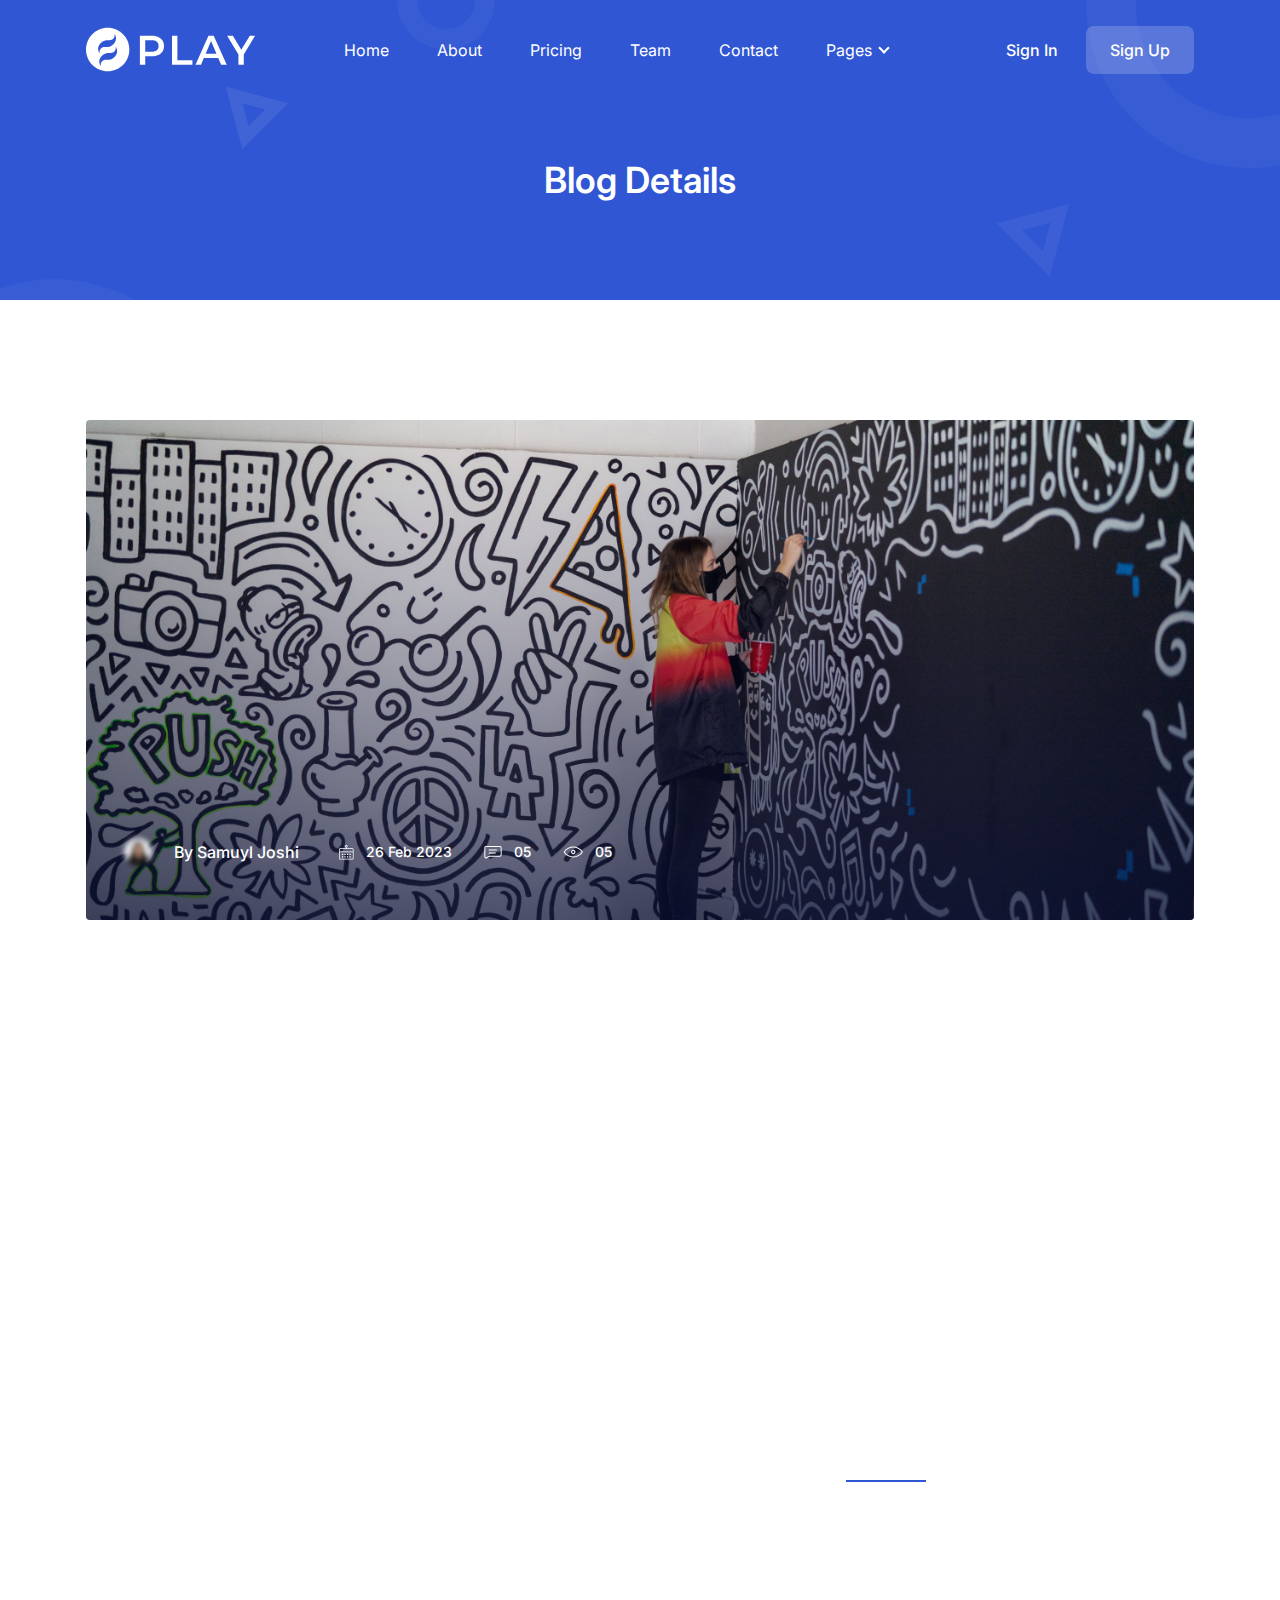
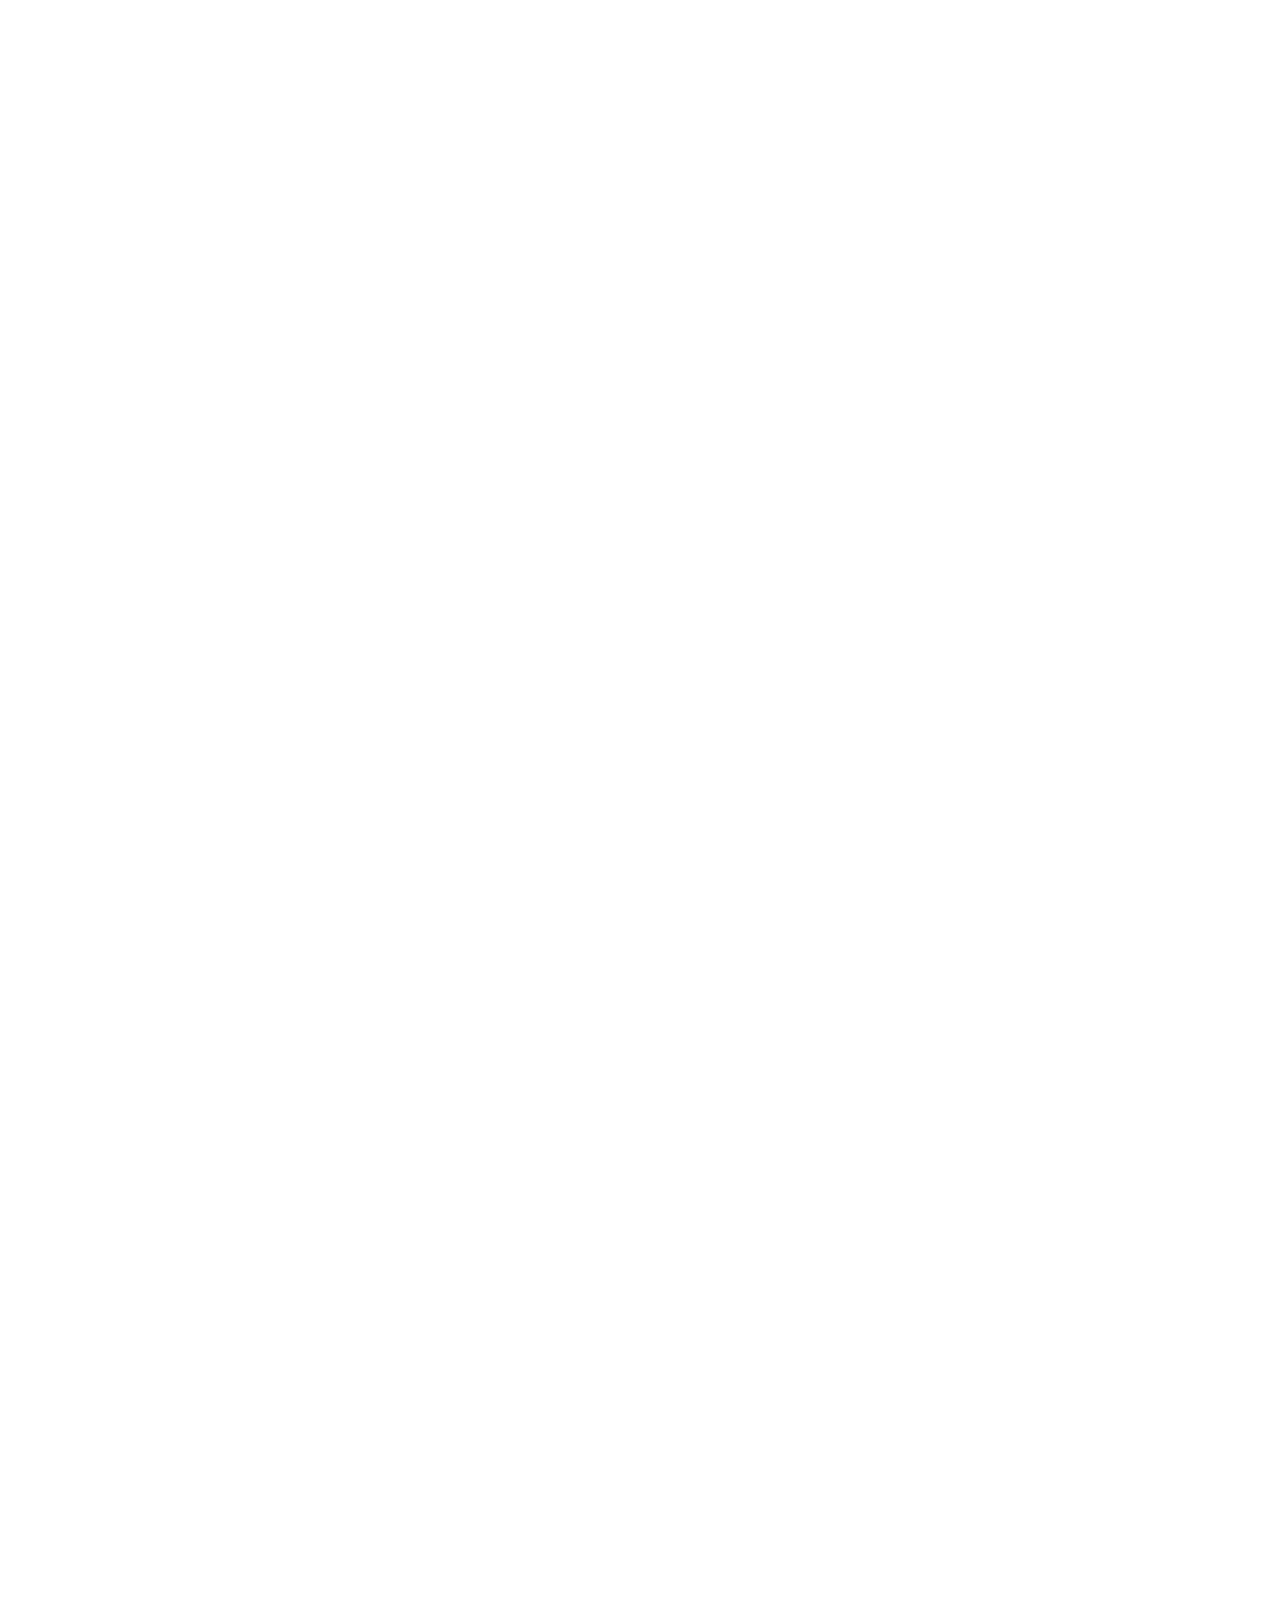
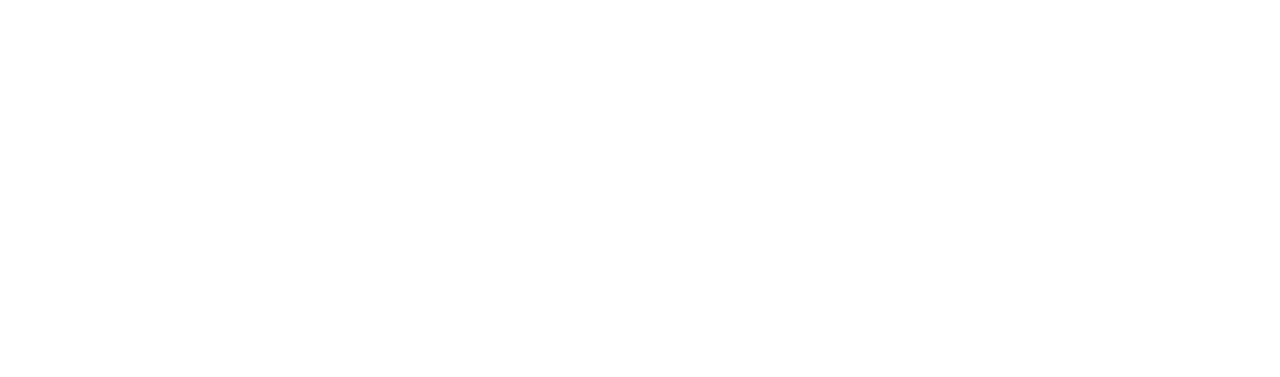
<file: docs/blog-details.html>
<!DOCTYPE html>
<html lang="en">
  <head>
    <meta charset="UTF-8" />
    <meta http-equiv="X-UA-Compatible" content="IE=edge" />
    <meta name="viewport" content="width=device-width, initial-scale=1.0" />
    <title>Blog Details | Play Tailwind</title>
    <link
      rel="shortcut icon"
      href="assets/images/favicon.png"
      type="image/x-icon"
    />
    <link rel="stylesheet" href="assets/css/animate.css" />
    <link rel="stylesheet" href="assets/css/tailwind.css" />

    <!-- ==== WOW JS ==== -->
    <script src="assets/js/wow.min.js"></script>
    <script>
      new WOW().init();
    </script>
  </head>
  <body>
    <!-- ====== Navbar Section Start -->
    <div
      class="
        ud-header
        bg-transparent
        absolute
        top-0
        left-0
        z-40
        w-full
        flex
        items-center
      "
    >
      <div class="container">
        <div class="flex -mx-4 items-center justify-between relative">
          <div class="px-4 w-60 max-w-full">
            <a href="index.html" class="navbar-logo w-full block py-5">
              <img
                src="assets/images/logo/logo-white.svg"
                alt="logo"
                class="w-full header-logo"
              />
            </a>
          </div>
          <div class="flex px-4 justify-between items-center w-full">
            <div>
              <button
                id="navbarToggler"
                class="
                  block
                  absolute
                  right-4
                  top-1/2
                  -translate-y-1/2
                  lg:hidden
                  focus:ring-2
                  ring-primary
                  px-3
                  py-[6px]
                  rounded-lg
                "
              >
                <span
                  class="relative w-[30px] h-[2px] my-[6px] block bg-white"
                ></span>
                <span
                  class="relative w-[30px] h-[2px] my-[6px] block bg-white"
                ></span>
                <span
                  class="relative w-[30px] h-[2px] my-[6px] block bg-white"
                ></span>
              </button>
              <nav
                id="navbarCollapse"
                class="
                  absolute
                  py-5
                  lg:py-0 lg:px-4
                  xl:px-6
                  bg-white
                  lg:bg-transparent
                  shadow-lg
                  rounded-lg
                  max-w-[250px]
                  w-full
                  lg:max-w-full lg:w-full
                  right-4
                  top-full
                  hidden
                  lg:block lg:static lg:shadow-none
                "
              >
                <ul class="blcok lg:flex">
                  <li class="relative group">
                    <a
                      href="#home"
                      class="
                        ud-menu-scroll
                        text-base text-dark
                        lg:text-white
                        lg:group-hover:opacity-70
                        lg:group-hover:text-white
                        group-hover:text-primary
                        py-2
                        lg:py-6 lg:inline-flex lg:px-0
                        flex
                        mx-8
                        lg:mr-0
                      "
                    >
                      Home
                    </a>
                  </li>
                  <li class="relative group">
                    <a
                      href="/#about"
                      class="
                        ud-menu-scroll
                        text-base text-dark
                        lg:text-white
                        lg:group-hover:opacity-70
                        lg:group-hover:text-white
                        group-hover:text-primary
                        py-2
                        lg:py-6 lg:inline-flex lg:px-0
                        flex
                        mx-8
                        lg:mr-0 lg:ml-7
                        xl:ml-12
                      "
                    >
                      About
                    </a>
                  </li>
                  <li class="relative group">
                    <a
                      href="/#pricing"
                      class="
                        ud-menu-scroll
                        text-base text-dark
                        lg:text-white
                        lg:group-hover:opacity-70
                        lg:group-hover:text-white
                        group-hover:text-primary
                        py-2
                        lg:py-6 lg:inline-flex lg:px-0
                        flex
                        mx-8
                        lg:mr-0 lg:ml-7
                        xl:ml-12
                      "
                    >
                      Pricing
                    </a>
                  </li>
                  <li class="relative group">
                    <a
                      href="/#team"
                      class="
                        ud-menu-scroll
                        text-base text-dark
                        lg:text-white
                        lg:group-hover:opacity-70
                        lg:group-hover:text-white
                        group-hover:text-primary
                        py-2
                        lg:py-6 lg:inline-flex lg:px-0
                        flex
                        mx-8
                        lg:mr-0 lg:ml-7
                        xl:ml-12
                      "
                    >
                      Team
                    </a>
                  </li>
                  <li class="relative group">
                    <a
                      href="/#contact"
                      class="
                        ud-menu-scroll
                        text-base text-dark
                        lg:text-white
                        lg:group-hover:opacity-70
                        lg:group-hover:text-white
                        group-hover:text-primary
                        py-2
                        lg:py-6 lg:inline-flex lg:px-0
                        flex
                        mx-8
                        lg:mr-0 lg:ml-7
                        xl:ml-12
                      "
                    >
                      Contact
                    </a>
                  </li>
                  <li class="relative group submenu-item">
                    <a
                      href="javascript:void(0)"
                      class="
                        text-base text-dark
                        lg:text-white
                        lg:group-hover:opacity-70
                        lg:group-hover:text-white
                        group-hover:text-primary
                        py-2
                        lg:py-6 lg:inline-flex lg:pl-0 lg:pr-4
                        flex
                        mx-8
                        lg:mr-0 lg:ml-8
                        xl:ml-12
                        relative
                        after:absolute
                        after:w-2
                        after:h-2
                        after:border-b-2
                        after:border-r-2
                        after:border-current
                        after:rotate-45
                        lg:after:right-0
                        after:right-1
                        after:top-1/2
                        after:-translate-y-1/2
                        after:mt-[-2px]
                      "
                    >
                      Pages
                    </a>
                    <div
                      class="
                        submenu
                        hidden
                        relative
                        lg:absolute
                        w-[250px]
                        top-full
                        lg:top-[110%]
                        left-0
                        rounded-sm
                        lg:shadow-lg
                        p-4
                        lg:block lg:opacity-0 lg:invisible
                        group-hover:opacity-100
                        lg:group-hover:visible lg:group-hover:top-full
                        bg-white
                        transition-[top]
                        duration-300
                      "
                    >
                      <a
                        href="about.html"
                        class="
                          block
                          text-sm text-body-color
                          rounded
                          hover:text-primary
                          py-[10px]
                          px-4
                        "
                      >
                        About Page
                      </a>
                      <a
                        href="pricing.html"
                        class="
                          block
                          text-sm text-body-color
                          rounded
                          hover:text-primary
                          py-[10px]
                          px-4
                        "
                      >
                        Pricing Page
                      </a>
                      <a
                        href="contact.html"
                        class="
                          block
                          text-sm text-body-color
                          rounded
                          hover:text-primary
                          py-[10px]
                          px-4
                        "
                      >
                        Contact Page
                      </a>
                      <a
                        href="blog-grids.html"
                        class="
                          block
                          text-sm text-body-color
                          rounded
                          hover:text-primary
                          py-[10px]
                          px-4
                        "
                      >
                        Blog Grid Page
                      </a>
                      <a
                        href="blog-details.html"
                        class="
                          block
                          text-sm text-body-color
                          rounded
                          hover:text-primary
                          py-[10px]
                          px-4
                        "
                      >
                        Blog Details Page
                      </a>
                      <a
                        href="signup.html"
                        class="
                          block
                          text-sm text-body-color
                          rounded
                          hover:text-primary
                          py-[10px]
                          px-4
                        "
                      >
                        Sign Up Page
                      </a>
                      <a
                        href="signin.html"
                        class="
                          block
                          text-sm text-body-color
                          rounded
                          hover:text-primary
                          py-[10px]
                          px-4
                        "
                      >
                        Sign In Page
                      </a>
                      <a
                        href="404.html"
                        class="
                          block
                          text-sm text-body-color
                          rounded
                          hover:text-primary
                          py-[10px]
                          px-4
                        "
                      >
                        404 Page
                      </a>
                    </div>
                  </li>
                </ul>
              </nav>
            </div>
            <div class="sm:flex justify-end hidden pr-16 lg:pr-0">
              <a
                href="signin.html"
                class="
                  text-base
                  font-medium
                  text-white
                  hover:opacity-70
                  py-3
                  px-7
                  loginBtn
                "
              >
                Sign In
              </a>
              <a
                href="signup.html"
                class="
                  text-base
                  font-medium
                  text-white
                  bg-white bg-opacity-20
                  rounded-lg
                  py-3
                  px-6
                  hover:bg-opacity-100 hover:text-dark
                  signUpBtn
                  duration-300
                  ease-in-out
                "
              >
                Sign Up
              </a>
            </div>
          </div>
        </div>
      </div>
    </div>
    <!-- ====== Navbar Section End -->

    <!-- ====== Banner Section Start -->
    <div
      class="
        relative
        z-10
        pt-[120px]
        md:pt-[130px]
        lg:pt-[160px]
        pb-[100px]
        bg-primary
        overflow-hidden
      "
    >
      <div class="container">
        <div class="flex flex-wrap items-center -mx-4">
          <div class="w-full px-4">
            <div class="text-center">
              <h1 class="font-semibold text-white text-4xl">Blog Details</h1>
            </div>
          </div>
        </div>
      </div>
      <div>
        <span class="absolute top-0 left-0 z-[-1]">
          <svg
            width="495"
            height="470"
            viewBox="0 0 495 470"
            fill="none"
            xmlns="http://www.w3.org/2000/svg"
          >
            <circle
              cx="55"
              cy="442"
              r="138"
              stroke="white"
              stroke-opacity="0.04"
              stroke-width="50"
            />
            <circle
              cx="446"
              r="39"
              stroke="white"
              stroke-opacity="0.04"
              stroke-width="20"
            />
            <path
              d="M245.406 137.609L233.985 94.9852L276.609 106.406L245.406 137.609Z"
              stroke="white"
              stroke-opacity="0.08"
              stroke-width="12"
            />
          </svg>
        </span>
        <span class="absolute top-0 right-0 z-[-1]">
          <svg
            width="493"
            height="470"
            viewBox="0 0 493 470"
            fill="none"
            xmlns="http://www.w3.org/2000/svg"
          >
            <circle
              cx="462"
              cy="5"
              r="138"
              stroke="white"
              stroke-opacity="0.04"
              stroke-width="50"
            />
            <circle
              cx="49"
              cy="470"
              r="39"
              stroke="white"
              stroke-opacity="0.04"
              stroke-width="20"
            />
            <path
              d="M222.393 226.701L272.808 213.192L259.299 263.607L222.393 226.701Z"
              stroke="white"
              stroke-opacity="0.06"
              stroke-width="13"
            />
          </svg>
        </span>
      </div>
    </div>
    <!-- ====== Banner Section End -->

    <!-- ====== Blog Details Section Start -->
    <section class="pt-20 lg:pt-[120px] pb-10 lg:pb-20">
      <div class="container">
        <div class="flex flex-wrap justify-center -mx-4">
          <div class="w-full px-4">
            <div
              class="
                relative
                rounded
                overflow-hidden
                z-20
                mb-[60px]
                h-[300px]
                md:h-[400px]
                lg:h-[500px]
                wow
                fadeInUp
              "
              data-wow-delay=".1s
              "
            >
              <img
                src="assets/images/blog/blog-details-01.jpg"
                alt="image"
                class="w-full h-full object-cover object-center"
              />
              <div
                class="
                  absolute
                  w-full
                  h-full
                  top-0
                  left-0
                  flex
                  items-end
                  z-10
                  bg-gradient-to-t
                  from-dark-700
                  to-transparent
                "
              >
                <div class="flex flex-wrap items-center p-4 sm:p-8 pb-4">
                  <div class="flex items-center mb-4 mr-5 md:mr-10">
                    <div class="w-10 h-10 rounded-full overflow-hidden mr-4">
                      <img
                        src="assets/images/blog/author-01.png"
                        alt="image"
                        class="w-full"
                      />
                    </div>
                    <p class="text-base text-white font-medium">
                      By
                      <a
                        href="javascript:void(0)"
                        class="text-white hover:opacity-70"
                      >
                        Samuyl Joshi
                      </a>
                    </p>
                  </div>
                  <div class="flex items-center mb-4">
                    <p
                      class="
                        flex
                        items-center
                        text-sm
                        font-medium
                        text-white
                        mr-5
                        md:mr-8
                      "
                    >
                      <span class="mr-3">
                        <svg
                          width="15"
                          height="15"
                          viewBox="0 0 15 15"
                          class="fill-current"
                        >
                          <path
                            d="M3.8958 8.67529H3.10715C2.96376 8.67529 2.86816 8.77089 2.86816 8.91428V9.67904C2.86816 9.82243 2.96376 9.91802 3.10715 9.91802H3.8958C4.03919 9.91802 4.13479 9.82243 4.13479 9.67904V8.91428C4.13479 8.77089 4.03919 8.67529 3.8958 8.67529Z"
                          />
                          <path
                            d="M6.429 8.67529H5.64035C5.49696 8.67529 5.40137 8.77089 5.40137 8.91428V9.67904C5.40137 9.82243 5.49696 9.91802 5.64035 9.91802H6.429C6.57239 9.91802 6.66799 9.82243 6.66799 9.67904V8.91428C6.66799 8.77089 6.5485 8.67529 6.429 8.67529Z"
                          />
                          <path
                            d="M8.93779 8.67529H8.14914C8.00575 8.67529 7.91016 8.77089 7.91016 8.91428V9.67904C7.91016 9.82243 8.00575 9.91802 8.14914 9.91802H8.93779C9.08118 9.91802 9.17678 9.82243 9.17678 9.67904V8.91428C9.17678 8.77089 9.08118 8.67529 8.93779 8.67529Z"
                          />
                          <path
                            d="M11.472 8.67529H10.6833C10.5399 8.67529 10.4443 8.77089 10.4443 8.91428V9.67904C10.4443 9.82243 10.5399 9.91802 10.6833 9.91802H11.472C11.6154 9.91802 11.711 9.82243 11.711 9.67904V8.91428C11.711 8.77089 11.5915 8.67529 11.472 8.67529Z"
                          />
                          <path
                            d="M3.8958 11.1606H3.10715C2.96376 11.1606 2.86816 11.2562 2.86816 11.3996V12.1644C2.86816 12.3078 2.96376 12.4034 3.10715 12.4034H3.8958C4.03919 12.4034 4.13479 12.3078 4.13479 12.1644V11.3996C4.13479 11.2562 4.03919 11.1606 3.8958 11.1606Z"
                          />
                          <path
                            d="M6.429 11.1606H5.64035C5.49696 11.1606 5.40137 11.2562 5.40137 11.3996V12.1644C5.40137 12.3078 5.49696 12.4034 5.64035 12.4034H6.429C6.57239 12.4034 6.66799 12.3078 6.66799 12.1644V11.3996C6.66799 11.2562 6.5485 11.1606 6.429 11.1606Z"
                          />
                          <path
                            d="M8.93779 11.1606H8.14914C8.00575 11.1606 7.91016 11.2562 7.91016 11.3996V12.1644C7.91016 12.3078 8.00575 12.4034 8.14914 12.4034H8.93779C9.08118 12.4034 9.17678 12.3078 9.17678 12.1644V11.3996C9.17678 11.2562 9.08118 11.1606 8.93779 11.1606Z"
                          />
                          <path
                            d="M11.472 11.1606H10.6833C10.5399 11.1606 10.4443 11.2562 10.4443 11.3996V12.1644C10.4443 12.3078 10.5399 12.4034 10.6833 12.4034H11.472C11.6154 12.4034 11.711 12.3078 11.711 12.1644V11.3996C11.711 11.2562 11.5915 11.1606 11.472 11.1606Z"
                          />
                          <path
                            d="M13.2637 3.3697H7.64754V2.58105C8.19721 2.43765 8.62738 1.91189 8.62738 1.31442C8.62738 0.597464 8.02992 0 7.28906 0C6.54821 0 5.95074 0.597464 5.95074 1.31442C5.95074 1.91189 6.35702 2.41376 6.93058 2.58105V3.3697H1.31442C0.597464 3.3697 0 3.96716 0 4.68412V13.2637C0 13.9807 0.597464 14.5781 1.31442 14.5781H13.2637C13.9807 14.5781 14.5781 13.9807 14.5781 13.2637V4.68412C14.5781 3.96716 13.9807 3.3697 13.2637 3.3697ZM6.6677 1.31442C6.6677 0.979841 6.93058 0.716957 7.28906 0.716957C7.62364 0.716957 7.91042 0.979841 7.91042 1.31442C7.91042 1.649 7.64754 1.91189 7.28906 1.91189C6.95448 1.91189 6.6677 1.6251 6.6677 1.31442ZM1.31442 4.08665H13.2637C13.5983 4.08665 13.8612 4.34954 13.8612 4.68412V6.45261H0.716957V4.68412C0.716957 4.34954 0.979841 4.08665 1.31442 4.08665ZM13.2637 13.8612H1.31442C0.979841 13.8612 0.716957 13.5983 0.716957 13.2637V7.16957H13.8612V13.2637C13.8612 13.5983 13.5983 13.8612 13.2637 13.8612Z"
                          />
                        </svg>
                      </span>
                      26 Feb 2023
                    </p>

                    <p
                      class="
                        flex
                        items-center
                        text-sm
                        font-medium
                        text-white
                        mr-5
                        md:mr-8
                      "
                    >
                      <span class="mr-3">
                        <svg
                          width="18"
                          height="13"
                          viewBox="0 0 18 13"
                          class="fill-current"
                        >
                          <path
                            d="M15.9754 0H2.02539C1.09727 0 0.337891 0.759375 0.337891 1.6875V10.6875C0.337891 11.3062 0.647266 11.8406 1.18164 12.15C1.43477 12.2906 1.74414 12.375 2.02539 12.375C2.30664 12.375 2.58789 12.2906 2.86914 12.15L5.34414 10.7156C5.45664 10.6594 5.56914 10.6312 5.68164 10.6312H15.9473C16.8754 10.6312 17.6348 9.87187 17.6348 8.94375V1.6875C17.6629 0.759375 16.9035 0 15.9754 0ZM16.6785 8.94375C16.6785 9.3375 16.3691 9.64687 15.9754 9.64687H5.70977C5.42852 9.64687 5.11914 9.73125 4.86602 9.87187L2.39102 11.3063C2.16602 11.4187 1.91289 11.4187 1.68789 11.3063C1.46289 11.1938 1.35039 10.9688 1.35039 10.7156V1.6875C1.35039 1.29375 1.65977 0.984375 2.05352 0.984375H16.0035C16.3973 0.984375 16.7066 1.29375 16.7066 1.6875V8.94375H16.6785Z"
                          />
                          <path
                            d="M12.5721 3.375H5.03457C4.75332 3.375 4.52832 3.6 4.52832 3.88125C4.52832 4.1625 4.75332 4.3875 5.03457 4.3875H12.6002C12.8814 4.3875 13.1064 4.1625 13.1064 3.88125C13.1064 3.6 12.8533 3.375 12.5721 3.375Z"
                          />
                          <path
                            d="M11.3908 6.55322H5.03457C4.75332 6.55322 4.52832 6.77822 4.52832 7.05947C4.52832 7.34072 4.75332 7.56572 5.03457 7.56572H11.4189C11.7002 7.56572 11.9252 7.34072 11.9252 7.05947C11.9252 6.77822 11.6721 6.55322 11.3908 6.55322Z"
                          />
                        </svg>
                      </span>
                      05
                    </p>
                    <p class="flex items-center text-sm font-medium text-white">
                      <span class="mr-3">
                        <svg
                          width="20"
                          height="12"
                          viewBox="0 0 20 12"
                          class="fill-current"
                        >
                          <path
                            d="M10.2559 3.8125C9.03711 3.8125 8.06836 4.8125 8.06836 6C8.06836 7.1875 9.06836 8.1875 10.2559 8.1875C11.4434 8.1875 12.4434 7.1875 12.4434 6C12.4434 4.8125 11.4746 3.8125 10.2559 3.8125ZM10.2559 7.09375C9.66211 7.09375 9.16211 6.59375 9.16211 6C9.16211 5.40625 9.66211 4.90625 10.2559 4.90625C10.8496 4.90625 11.3496 5.40625 11.3496 6C11.3496 6.59375 10.8496 7.09375 10.2559 7.09375Z"
                          />
                          <path
                            d="M19.7559 5.625C17.6934 2.375 14.1309 0.4375 10.2559 0.4375C6.38086 0.4375 2.81836 2.375 0.755859 5.625C0.630859 5.84375 0.630859 6.125 0.755859 6.34375C2.81836 9.59375 6.38086 11.5312 10.2559 11.5312C14.1309 11.5312 17.6934 9.59375 19.7559 6.34375C19.9121 6.125 19.9121 5.84375 19.7559 5.625ZM10.2559 10.4375C6.84961 10.4375 3.69336 8.78125 1.81836 5.96875C3.69336 3.1875 6.84961 1.53125 10.2559 1.53125C13.6621 1.53125 16.8184 3.1875 18.6934 5.96875C16.8184 8.78125 13.6621 10.4375 10.2559 10.4375Z"
                          />
                        </svg>
                      </span>
                      05
                    </p>
                  </div>
                </div>
              </div>
            </div>
            <div class="flex flex-wrap -mx-4">
              <div class="w-full lg:w-8/12 px-4">
                <div>
                  <h2
                    class="
                      font-bold
                      text-dark text-[26px]
                      sm:text-3xl
                      md:text-4xl
                      leading-snug
                      sm:leading-snug
                      md:leading-snug
                      mb-6
                      wow
                      fadeInUp
                    "
                    data-wow-delay=".1s
                    "
                  >
                    Facing a challenge is kind of a turn-on for an easy rider
                  </h2>
                  <p
                    class="
                      text-base text-body-color
                      leading-relaxed
                      mb-8
                      wow
                      fadeInUp
                    "
                    data-wow-delay=".1s"
                  >
                    There's a time and place for everything… including asking
                    for reviews. For instance: you should not asking for a
                    review on your checkout page. The sole purpose of this page
                    is to guide your customer to complete their purchase, and
                    this means that the page should be as minimalist and
                    pared-down possible. You don't want to have any unnecessary
                    elements or Call To Actions.
                  </p>
                  <p
                    class="
                      text-base text-body-color
                      leading-relaxed
                      mb-10
                      wow
                      fadeInUp
                    "
                    data-wow-delay=".1s"
                  >
                    There's a time and place for everything… including asking
                    for reviews. For instance: you should not asking for a
                    review on your checkout page. The sole purpose of this page
                    is to guide your customer to complete their purchase, and
                    this means that the page should be as minimalist and
                    pared-down possible. You don't want to have any unnecessary
                    elements or Call To Actions.
                  </p>
                  <h3
                    class="
                      font-bold
                      mb-8
                      text-dark text-2xl
                      sm:text-[26px]
                      wow
                      fadeInUp
                    "
                    data-wow-delay=".1s"
                  >
                    Sea no quidam vulputate
                  </h3>
                  <p
                    class="
                      text-base text-body-color
                      leading-relaxed
                      mb-10
                      wow
                      fadeInUp
                    "
                    data-wow-delay=".1s"
                  >
                    At quo cetero fastidii. Usu ex ornatus corpora sententiae,
                    vocibus deleniti ut nec. Ut enim eripuit eligendi est, in
                    iracundia signiferumque quo. Sed virtute suavitate
                    suscipiantur ea, dolor this can eloquentiam ei pro. Suas
                    adversarium interpretaris eu sit, eum viris impedit ne.
                    Erant appareat corrumpit ei vel.
                  </p>
                  <div
                    class="
                      bg-primary bg-opacity-5
                      rounded
                      overflow-hidden
                      relative
                      py-8
                      px-6
                      sm:p-10
                      md:px-[60px]
                      text-center
                      z-10
                      mb-10
                      wow
                      fadeInUp
                    "
                    data-wow-delay=".1s
                    "
                  >
                    <div class="max-w-[530px] mx-auto">
                      <span class="flex justify-center mb-6 text-primary">
                        <svg
                          width="44"
                          height="26"
                          viewBox="0 0 44 26"
                          class="fill-current"
                        >
                          <path
                            d="M10.1101 0.00124908C5.46698 -0.0701833 1.25247 2.92998 0.252417 7.00162C-0.319041 9.50175 0.180985 12.0019 1.68106 14.002C3.25258 16.145 5.68128 17.5022 8.39571 17.8593L10.8958 24.0025C11.1816 24.6454 11.8245 25.074 12.5388 25.074C13.2531 25.074 13.896 24.6454 14.1817 24.0025C14.6103 22.931 15.1103 21.7881 15.6104 20.7166C16.8247 18.0022 18.0391 15.2163 18.9677 12.359C19.9677 9.35889 19.5392 6.14443 17.8248 3.71573C16.1104 1.35846 13.396 0.0726814 10.1101 0.00124908ZM16.6104 11.6447C15.6818 14.3592 14.4675 17.145 13.3245 19.788C13.1102 20.3595 12.8245 20.8595 12.6102 21.431L10.1815 15.5735L9.39576 15.5021C7.10992 15.3592 4.96695 14.2163 3.7526 12.5733C2.68112 11.1447 2.32396 9.35889 2.75255 7.64451C3.46687 4.71579 6.53846 2.57281 10.0386 2.57281H10.1101C12.5388 2.57281 14.5389 3.57287 15.8247 5.28724C17.039 7.00162 17.3247 9.43032 16.6104 11.6447Z"
                          />
                          <path
                            d="M42.3267 3.78726C40.6124 1.35856 37.8979 0.00134277 34.612 0.00134277C34.5406 0.00134277 34.5406 0.00134277 34.4692 0.00134277C29.8975 0.00134277 25.7544 3.0015 24.7544 7.00171C24.1829 9.50185 24.6829 12.002 26.183 14.0735C27.7545 16.2165 30.1832 17.5737 32.8977 17.9309L35.3978 24.074C35.6835 24.7169 36.3264 25.1455 37.0407 25.1455C37.7551 25.1455 38.398 24.7169 38.6837 24.074C39.1123 23.0026 39.6123 21.8596 40.1123 20.7882C41.3267 18.0737 42.541 15.2879 43.4696 12.4306C44.4697 9.50184 44.0411 6.21596 42.3267 3.78726ZM41.1124 11.6448C40.1838 14.3592 38.9694 17.1451 37.8265 19.7881C37.6122 20.3596 37.3265 20.8596 37.1122 21.431L34.6835 15.5736L33.8977 15.5022C31.6119 15.3593 29.4689 14.2164 28.2546 12.5734C27.1831 11.1448 26.8259 9.35898 27.2545 7.57317C27.9688 4.64445 31.0404 2.50147 34.5406 2.50147H34.612C37.0407 2.50147 39.0408 3.50153 40.3266 5.2159C41.541 7.00171 41.8267 9.43041 41.1124 11.6448Z"
                          />
                        </svg>
                      </span>
                      <p
                        class="
                          font-medium
                          text-dark text-base
                          italic
                          leading-[26px]
                          mb-4
                        "
                      >
                        A spring of truth shall flow from it: like a new star it
                        shall scatter the darkness of ignorance, and cause a
                        light heretofore unknown to shine amongst men.
                      </p>
                      <span class="text-sm text-body-color italic">
                        “Andrio Domeco”
                      </span>
                    </div>
                    <div>
                      <span class="absolute left-0 top-0">
                        <svg
                          width="103"
                          height="109"
                          viewBox="0 0 103 109"
                          fill="none"
                          xmlns="http://www.w3.org/2000/svg"
                        >
                          <ellipse
                            cx="0.483916"
                            cy="3.5"
                            rx="102.075"
                            ry="105.5"
                            transform="rotate(180 0.483916 3.5)"
                            fill="url(#paint0_linear)"
                          />
                          <defs>
                            <linearGradient
                              id="paint0_linear"
                              x1="-101.591"
                              y1="-50.4346"
                              x2="49.1618"
                              y2="-49.6518"
                              gradientUnits="userSpaceOnUse"
                            >
                              <stop stop-color="#3056D3" stop-opacity="0.15" />
                              <stop
                                offset="1"
                                stop-color="white"
                                stop-opacity="0"
                              />
                            </linearGradient>
                          </defs>
                        </svg>
                      </span>
                      <span class="absolute bottom-0 right-0">
                        <svg
                          width="102"
                          height="106"
                          viewBox="0 0 102 106"
                          fill="none"
                          xmlns="http://www.w3.org/2000/svg"
                        >
                          <ellipse
                            cx="102.484"
                            cy="105.5"
                            rx="102.075"
                            ry="105.5"
                            fill="url(#paint0_linear)"
                          />
                          <defs>
                            <linearGradient
                              id="paint0_linear"
                              x1="0.409163"
                              y1="51.5654"
                              x2="151.162"
                              y2="52.3482"
                              gradientUnits="userSpaceOnUse"
                            >
                              <stop stop-color="#3056D3" stop-opacity="0.5" />
                              <stop
                                offset="1"
                                stop-color="white"
                                stop-opacity=".2"
                              />
                            </linearGradient>
                          </defs>
                        </svg>
                      </span>
                    </div>
                  </div>

                  <h3
                    class="
                      font-bold
                      mb-8
                      text-dark text-2xl
                      sm:text-[26px]
                      wow
                      fadeInUp
                    "
                    data-wow-delay=".1s"
                  >
                    What is it with your ideas?
                  </h3>

                  <p
                    class="
                      text-base text-body-color
                      leading-relaxed
                      mb-8
                      wow
                      fadeInUp
                    "
                    data-wow-delay=".1s"
                  >
                    At quo cetero fastidii. Usu ex ornatus corpora sententiae,
                    vocibus deleniti ut nec. Ut enim eripuit eligendi est, in
                    iracundia signiferumque quo. Sed virtute suavitate
                    suscipiantur ea, dolor this can eloquentiam ei pro. Suas
                    adversarium interpretaris eu sit, eum viris impedit ne.
                    Erant appareat corrumpit ei vel.
                  </p>
                  <p
                    class="
                      text-base text-body-color
                      leading-relaxed
                      mb-11
                      wow
                      fadeInUp
                    "
                    data-wow-delay=".1s"
                  >
                    At quo cetero fastidii. Usu ex ornatus corpora sententiae,
                    vocibus deleniti ut nec. Ut enim eripuit eligendi est, in
                    iracundia signiferumque quo. Sed virtute suavitate
                    suscipiantur ea, dolor this can eloquentiam ei pro. Suas
                    adversarium interpretaris eu sit, eum viris impedit ne.
                    Erant appareat corrumpit ei vel.
                  </p>

                  <div class="flex flex-wrap items-center -mx-4 mb-12">
                    <div class="w-full md:w-1/2 px-4">
                      <div
                        class="
                          flex
                          items-center
                          flex-wrap
                          mb-8
                          md:mb-0
                          wow
                          fadeInUp
                        "
                        data-wow-delay=".1s"
                      >
                        <a
                          href="javascript:void(0)"
                          class="
                            block
                            py-2
                            px-5
                            bg-primary bg-opacity-5
                            text-primary
                            rounded
                            text-xs
                            font-medium
                            mr-2
                            md:mr-4
                            lg:mr-2
                            xl:mr-4
                            mb-2
                            hover:bg-opacity-100 hover:text-white
                          "
                        >
                          Design
                        </a>
                        <a
                          href="javascript:void(0)"
                          class="
                            block
                            py-2
                            px-5
                            bg-primary bg-opacity-5
                            text-primary
                            rounded
                            text-xs
                            font-medium
                            mr-2
                            md:mr-4
                            lg:mr-2
                            xl:mr-4
                            mb-2
                            hover:bg-opacity-100 hover:text-white
                          "
                        >
                          Development
                        </a>
                        <a
                          href="javascript:void(0)"
                          class="
                            block
                            py-2
                            px-5
                            mb-2
                            bg-primary bg-opacity-5
                            text-primary
                            rounded
                            text-xs
                            font-medium
                            hover:bg-opacity-100 hover:text-white
                          "
                        >
                          Info
                        </a>
                      </div>
                    </div>
                    <div class="w-full md:w-1/2 px-4">
                      <div
                        class="flex items-center md:justify-end wow fadeInUp"
                        data-wow-delay=".1s"
                      >
                        <span class="text-sm text-body-color font-medium mr-5">
                          Share This Post
                        </span>
                        <div class="flex items-center">
                          <a href="javascript:void(0)" class="mr-4 mb-2">
                            <svg
                              width="32"
                              height="32"
                              viewBox="0 0 32 32"
                              fill="none"
                              xmlns="http://www.w3.org/2000/svg"
                            >
                              <path
                                d="M0 16C0 7.16344 7.16344 0 16 0C24.8366 0 32 7.16344 32 16C32 24.8366 24.8366 32 16 32C7.16344 32 0 24.8366 0 16Z"
                                fill="#4064AC"
                              />
                              <path
                                d="M19.439 14.4H18.1992H17.7564V13.8839V12.2839V11.7677H18.1992H19.1291C19.3726 11.7677 19.5719 11.5613 19.5719 11.2516V8.51613C19.5719 8.23226 19.3947 8 19.1291 8H17.5128C15.7638 8 14.5461 9.44516 14.5461 11.5871V13.8323V14.3484H14.1033H12.5978C12.2878 14.3484 12 14.6323 12 15.0452V16.9032C12 17.2645 12.2435 17.6 12.5978 17.6H14.059H14.5018V18.1161V23.3032C14.5018 23.6645 14.7454 24 15.0996 24H17.1807C17.3136 24 17.4243 23.9226 17.5128 23.8194C17.6014 23.7161 17.6678 23.5355 17.6678 23.3806V18.1419V17.6258H18.1328H19.1291C19.4169 17.6258 19.6383 17.4194 19.6826 17.1097V17.0839V17.0581L19.9925 15.2774C20.0147 15.0968 19.9925 14.8903 19.8597 14.6839C19.8154 14.5548 19.6161 14.4258 19.439 14.4Z"
                                fill="white"
                              />
                            </svg>
                          </a>
                          <a href="javascript:void(0)" class="mr-4 mb-2">
                            <svg
                              width="32"
                              height="33"
                              viewBox="0 0 32 33"
                              fill="none"
                              xmlns="http://www.w3.org/2000/svg"
                            >
                              <path
                                fill-rule="evenodd"
                                clip-rule="evenodd"
                                d="M32 16.7347C32 25.5713 24.8366 32.7347 16 32.7347C7.16344 32.7347 0 25.5713 0 16.7347C0 7.89818 7.16344 0.734741 16 0.734741C24.8366 0.734741 32 7.89818 32 16.7347ZM23.6036 12.8349C24.3771 12.7431 25.1147 12.5375 25.8004 12.2334C25.2878 13.0004 24.6395 13.6738 23.8917 14.2128C23.8991 14.3765 23.9028 14.5417 23.9028 14.7074C23.9028 19.7617 20.0558 25.5892 13.0213 25.5892C10.8616 25.5892 8.85088 24.9563 7.15927 23.8708C7.45789 23.9064 7.76307 23.9244 8.07111 23.9244C9.8634 23.9244 11.5122 23.3132 12.8214 22.2873C11.1474 22.2562 9.73534 21.1504 9.24876 19.6313C9.48206 19.6758 9.72136 19.6995 9.96836 19.6995C10.3166 19.6995 10.6552 19.653 10.9757 19.5652C9.22651 19.2141 7.90768 17.6685 7.90768 15.8154C7.90768 15.7995 7.90768 15.7832 7.90796 15.767C8.42335 16.0542 9.01346 16.2262 9.64007 16.2458C8.61444 15.5602 7.93876 14.3891 7.93876 13.0625C7.93876 12.3618 8.12758 11.7044 8.45672 11.1396C10.3431 13.4541 13.1613 14.9766 16.3398 15.1361C16.2742 14.856 16.2402 14.5642 16.2402 14.2644C16.2402 12.1527 17.953 10.44 20.0647 10.44C21.1653 10.44 22.1593 10.9043 22.8569 11.6473C23.7277 11.4759 24.5466 11.1579 25.2856 10.7195C24.9995 11.6131 24.3934 12.3618 23.6036 12.8349Z"
                                fill="#55ACEE"
                              />
                            </svg>
                          </a>
                          <a href="javascript:void(0)" class="mb-2">
                            <svg
                              width="33"
                              height="32"
                              viewBox="0 0 33 32"
                              fill="none"
                              xmlns="http://www.w3.org/2000/svg"
                            >
                              <path
                                fill-rule="evenodd"
                                clip-rule="evenodd"
                                d="M32.7861 16C32.7861 24.8366 25.6227 32 16.7861 32C7.94958 32 0.786133 24.8366 0.786133 16C0.786133 7.16344 7.94958 0 16.7861 0C25.6227 0 32.7861 7.16344 32.7861 16ZM8.50669 8.82376C8.50669 7.69545 9.36262 6.83666 10.6709 6.83666C11.9795 6.83666 12.7835 7.69545 12.8089 8.82376C12.8089 9.92811 11.9795 10.8117 10.6455 10.8117H10.6207C9.33781 10.8117 8.50669 9.92811 8.50669 8.82376ZM26.3457 23.884V17.2875C26.3457 13.7551 24.4593 12.1112 21.9431 12.1112C19.9109 12.1112 19.0045 13.2292 18.4963 14.0113V12.3813H14.6712C14.7226 13.4602 14.6712 23.8837 14.6712 23.8837H18.496V17.4595C18.496 17.1147 18.5219 16.7733 18.6226 16.5274C18.8998 15.8395 19.5276 15.129 20.5843 15.129C21.969 15.129 22.5212 16.1843 22.5212 17.7296V23.884H26.3457ZM18.4963 14.0113V14.0489H18.4709C18.4745 14.0424 18.4793 14.0358 18.4841 14.0292L18.4841 14.0291C18.4883 14.0232 18.4926 14.0173 18.4963 14.0113ZM8.73421 23.8839H12.5575V12.3812H8.73421V23.8839Z"
                                fill="#007AB9"
                              />
                            </svg>
                          </a>
                        </div>
                      </div>
                    </div>
                  </div>
                </div>
              </div>
              <div class="w-full lg:w-4/12 px-4">
                <div>
                  <div
                    class="
                      mb-12
                      bg-primary
                      rounded
                      relative
                      overflow-hidden
                      text-center
                      py-[60px]
                      px-11
                      lg:px-8
                      wow
                      fadeInUp
                    "
                    data-wow-delay=".1s
                    "
                  >
                    <h3 class="font-semibold text-white mb-2 text-2xl">
                      Join our newsletter!
                    </h3>
                    <p class="text-base text-white mb-8">
                      Enter your email to receive our latest newsletter.
                    </p>
                    <form>
                      <input
                        type="email"
                        placeholder="Your email address"
                        class="
                          w-full
                          text-center
                          h-[50px]
                          text-sm
                          font-medium
                          bg-white bg-opacity-20
                          placeholder-white
                          text-white
                          rounded
                          mb-4
                          outline-none
                          border border-transparent
                          focus-visible:shadow-none
                          focus:border-white
                        "
                      />
                      <input
                        type="submit"
                        value="Subscribe Now"
                        class="
                          w-full
                          text-center
                          h-[50px]
                          text-sm
                          font-medium
                          text-white
                          rounded
                          mb-6
                          bg-[#13C296]
                          cursor-pointer
                          hover:shadow-lg hover:bg-opacity-90
                          transition
                          duration-300
                          ease-in-out
                        "
                      />
                    </form>
                    <p class="text-sm font-medium text-white">
                      Don't worry, we don't spam
                    </p>

                    <div>
                      <span class="absolute top-0 right-0">
                        <svg
                          width="46"
                          height="46"
                          viewBox="0 0 46 46"
                          fill="none"
                          xmlns="http://www.w3.org/2000/svg"
                        >
                          <circle
                            cx="1.39737"
                            cy="44.6026"
                            r="1.39737"
                            transform="rotate(-90 1.39737 44.6026)"
                            fill="white"
                            fill-opacity="0.44"
                          />
                          <circle
                            cx="1.39737"
                            cy="7.9913"
                            r="1.39737"
                            transform="rotate(-90 1.39737 7.9913)"
                            fill="white"
                            fill-opacity="0.44"
                          />
                          <circle
                            cx="13.6943"
                            cy="44.6026"
                            r="1.39737"
                            transform="rotate(-90 13.6943 44.6026)"
                            fill="white"
                            fill-opacity="0.44"
                          />
                          <circle
                            cx="13.6943"
                            cy="7.9913"
                            r="1.39737"
                            transform="rotate(-90 13.6943 7.9913)"
                            fill="white"
                            fill-opacity="0.44"
                          />
                          <circle
                            cx="25.9911"
                            cy="44.6026"
                            r="1.39737"
                            transform="rotate(-90 25.9911 44.6026)"
                            fill="white"
                            fill-opacity="0.44"
                          />
                          <circle
                            cx="25.9911"
                            cy="7.9913"
                            r="1.39737"
                            transform="rotate(-90 25.9911 7.9913)"
                            fill="white"
                            fill-opacity="0.44"
                          />
                          <circle
                            cx="38.288"
                            cy="44.6026"
                            r="1.39737"
                            transform="rotate(-90 38.288 44.6026)"
                            fill="white"
                            fill-opacity="0.44"
                          />
                          <circle
                            cx="38.288"
                            cy="7.9913"
                            r="1.39737"
                            transform="rotate(-90 38.288 7.9913)"
                            fill="white"
                            fill-opacity="0.44"
                          />
                          <circle
                            cx="1.39737"
                            cy="32.3058"
                            r="1.39737"
                            transform="rotate(-90 1.39737 32.3058)"
                            fill="white"
                            fill-opacity="0.44"
                          />
                          <circle
                            cx="13.6943"
                            cy="32.3058"
                            r="1.39737"
                            transform="rotate(-90 13.6943 32.3058)"
                            fill="white"
                            fill-opacity="0.44"
                          />
                          <circle
                            cx="25.9911"
                            cy="32.3058"
                            r="1.39737"
                            transform="rotate(-90 25.9911 32.3058)"
                            fill="white"
                            fill-opacity="0.44"
                          />
                          <circle
                            cx="38.288"
                            cy="32.3058"
                            r="1.39737"
                            transform="rotate(-90 38.288 32.3058)"
                            fill="white"
                            fill-opacity="0.44"
                          />
                          <circle
                            cx="1.39737"
                            cy="20.0086"
                            r="1.39737"
                            transform="rotate(-90 1.39737 20.0086)"
                            fill="white"
                            fill-opacity="0.44"
                          />
                          <circle
                            cx="13.6943"
                            cy="20.0086"
                            r="1.39737"
                            transform="rotate(-90 13.6943 20.0086)"
                            fill="white"
                            fill-opacity="0.44"
                          />
                          <circle
                            cx="25.9911"
                            cy="20.0086"
                            r="1.39737"
                            transform="rotate(-90 25.9911 20.0086)"
                            fill="white"
                            fill-opacity="0.44"
                          />
                          <circle
                            cx="38.288"
                            cy="20.0086"
                            r="1.39737"
                            transform="rotate(-90 38.288 20.0086)"
                            fill="white"
                            fill-opacity="0.44"
                          />
                        </svg>
                      </span>
                      <span class="absolute bottom-0 left-0">
                        <svg
                          width="46"
                          height="46"
                          viewBox="0 0 46 46"
                          fill="none"
                          xmlns="http://www.w3.org/2000/svg"
                        >
                          <circle
                            cx="1.39737"
                            cy="44.6026"
                            r="1.39737"
                            transform="rotate(-90 1.39737 44.6026)"
                            fill="white"
                            fill-opacity="0.44"
                          />
                          <circle
                            cx="1.39737"
                            cy="7.9913"
                            r="1.39737"
                            transform="rotate(-90 1.39737 7.9913)"
                            fill="white"
                            fill-opacity="0.44"
                          />
                          <circle
                            cx="13.6943"
                            cy="44.6026"
                            r="1.39737"
                            transform="rotate(-90 13.6943 44.6026)"
                            fill="white"
                            fill-opacity="0.44"
                          />
                          <circle
                            cx="13.6943"
                            cy="7.9913"
                            r="1.39737"
                            transform="rotate(-90 13.6943 7.9913)"
                            fill="white"
                            fill-opacity="0.44"
                          />
                          <circle
                            cx="25.9911"
                            cy="44.6026"
                            r="1.39737"
                            transform="rotate(-90 25.9911 44.6026)"
                            fill="white"
                            fill-opacity="0.44"
                          />
                          <circle
                            cx="25.9911"
                            cy="7.9913"
                            r="1.39737"
                            transform="rotate(-90 25.9911 7.9913)"
                            fill="white"
                            fill-opacity="0.44"
                          />
                          <circle
                            cx="38.288"
                            cy="44.6026"
                            r="1.39737"
                            transform="rotate(-90 38.288 44.6026)"
                            fill="white"
                            fill-opacity="0.44"
                          />
                          <circle
                            cx="38.288"
                            cy="7.9913"
                            r="1.39737"
                            transform="rotate(-90 38.288 7.9913)"
                            fill="white"
                            fill-opacity="0.44"
                          />
                          <circle
                            cx="1.39737"
                            cy="32.3058"
                            r="1.39737"
                            transform="rotate(-90 1.39737 32.3058)"
                            fill="white"
                            fill-opacity="0.44"
                          />
                          <circle
                            cx="13.6943"
                            cy="32.3058"
                            r="1.39737"
                            transform="rotate(-90 13.6943 32.3058)"
                            fill="white"
                            fill-opacity="0.44"
                          />
                          <circle
                            cx="25.9911"
                            cy="32.3058"
                            r="1.39737"
                            transform="rotate(-90 25.9911 32.3058)"
                            fill="white"
                            fill-opacity="0.44"
                          />
                          <circle
                            cx="38.288"
                            cy="32.3058"
                            r="1.39737"
                            transform="rotate(-90 38.288 32.3058)"
                            fill="white"
                            fill-opacity="0.44"
                          />
                          <circle
                            cx="1.39737"
                            cy="20.0086"
                            r="1.39737"
                            transform="rotate(-90 1.39737 20.0086)"
                            fill="white"
                            fill-opacity="0.44"
                          />
                          <circle
                            cx="13.6943"
                            cy="20.0086"
                            r="1.39737"
                            transform="rotate(-90 13.6943 20.0086)"
                            fill="white"
                            fill-opacity="0.44"
                          />
                          <circle
                            cx="25.9911"
                            cy="20.0086"
                            r="1.39737"
                            transform="rotate(-90 25.9911 20.0086)"
                            fill="white"
                            fill-opacity="0.44"
                          />
                          <circle
                            cx="38.288"
                            cy="20.0086"
                            r="1.39737"
                            transform="rotate(-90 38.288 20.0086)"
                            fill="white"
                            fill-opacity="0.44"
                          />
                        </svg>
                      </span>
                    </div>
                  </div>

                  <div class="flex flex-wrap -mx-4 mb-8">
                    <div class="w-full px-4">
                      <h2
                        class="
                          font-semibold
                          text-dark text-2xl
                          sm:text-[28px]
                          pb-5
                          relative
                          wow
                          fadeInUp
                        "
                        data-wow-delay=".1s
                        "
                      >
                        Popular Articles
                      </h2>
                      <span
                        class="h-[2px] bg-primary w-20 mb-10 inline-block"
                      ></span>
                    </div>

                    <div class="w-full md:w-1/2 lg:w-full px-4">
                      <div
                        class="
                          w-full
                          flex
                          items-center
                          pb-5
                          mb-5
                          border-b border-[#F2F3F8]
                          wow
                          fadeInUp
                        "
                        data-wow-delay=".1s
                        "
                      >
                        <div
                          class="
                            w-full
                            max-w-[80px]
                            h-20
                            rounded-full
                            overflow-hidden
                            mr-5
                          "
                        >
                          <img
                            src="assets/images/blog/article-author-01.png"
                            alt="image"
                            class="w-full"
                          />
                        </div>
                        <div class="w-full">
                          <h4>
                            <a
                              href="javascript:void(0)"
                              class="
                                text-lg
                                lg:text-base
                                xl:text-lg
                                leading-snug
                                font-medium
                                text-dark
                                hover:text-primary
                                mb-1
                                inline-block
                              "
                            >
                              Create engaging online courses your student…
                            </a>
                          </h4>
                          <p class="text-sm text-body-color">Glomiya Lucy</p>
                        </div>
                      </div>
                    </div>
                    <div class="w-full md:w-1/2 lg:w-full px-4">
                      <div
                        class="
                          w-full
                          flex
                          items-center
                          pb-5
                          mb-5
                          border-b border-[#F2F3F8]
                          wow
                          fadeInUp
                        "
                        data-wow-delay=".1s
                        "
                      >
                        <div
                          class="
                            w-full
                            max-w-[80px]
                            h-20
                            rounded-full
                            overflow-hidden
                            mr-5
                          "
                        >
                          <img
                            src="assets/images/blog/article-author-02.png"
                            alt="image"
                            class="w-full"
                          />
                        </div>
                        <div class="w-full">
                          <h4>
                            <a
                              href="javascript:void(0)"
                              class="
                                text-lg
                                lg:text-base
                                xl:text-lg
                                leading-snug
                                font-medium
                                text-dark
                                hover:text-primary
                                mb-1
                                inline-block
                              "
                            >
                              The ultimate formula for launching online course
                            </a>
                          </h4>
                          <p class="text-sm text-body-color">Andrio jeson</p>
                        </div>
                      </div>
                    </div>
                    <div class="w-full md:w-1/2 lg:w-full px-4">
                      <div
                        class="
                          w-full
                          flex
                          items-center
                          pb-5
                          mb-5
                          border-b border-[#F2F3F8]
                          wow
                          fadeInUp
                        "
                        data-wow-delay=".1s
                        "
                      >
                        <div
                          class="
                            w-full
                            max-w-[80px]
                            h-20
                            rounded-full
                            overflow-hidden
                            mr-5
                          "
                        >
                          <img
                            src="assets/images/blog/article-author-03.png"
                            alt="image"
                            class="w-full"
                          />
                        </div>
                        <div class="w-full">
                          <h4>
                            <a
                              href="javascript:void(0)"
                              class="
                                text-lg
                                lg:text-base
                                xl:text-lg
                                leading-snug
                                font-medium
                                text-dark
                                hover:text-primary
                                mb-1
                                inline-block
                              "
                            >
                              50 Best web design tips & tricks that will help
                              you
                            </a>
                          </h4>
                          <p class="text-sm text-body-color">Samoyel Dayno</p>
                        </div>
                      </div>
                    </div>
                    <div class="w-full md:w-1/2 lg:w-full px-4">
                      <div
                        class="
                          w-full
                          flex
                          items-center
                          pb-5
                          mb-5
                          border-0 border-[#F2F3F8]
                          md:border-b
                          lg:border-0
                          wow
                          fadeInUp
                        "
                        data-wow-delay=".1s
                        "
                      >
                        <div
                          class="
                            w-full
                            max-w-[80px]
                            h-20
                            rounded-full
                            overflow-hidden
                            mr-5
                          "
                        >
                          <img
                            src="assets/images/blog/article-author-04.png"
                            alt="image"
                            class="w-full"
                          />
                        </div>
                        <div class="w-full">
                          <h4>
                            <a
                              href="javascript:void(0)"
                              class="
                                text-lg
                                lg:text-base
                                xl:text-lg
                                leading-snug
                                font-medium
                                text-dark
                                hover:text-primary
                                mb-1
                                inline-block
                              "
                            >
                              The 8 best landing page builders, reviewed
                            </a>
                          </h4>
                          <p class="text-sm text-body-color">Andrio Glori</p>
                        </div>
                      </div>
                    </div>
                  </div>

                  <div
                    class="rounded overflow-hidden mb-12 wow fadeInUp"
                    data-wow-delay=".1s"
                  >
                    <img
                      src="assets/images/blog/bannder-ad.png"
                      alt="image"
                      class="w-full"
                    />
                  </div>
                </div>
              </div>
            </div>
          </div>
        </div>

        <div class="flex flex-wrap -mx-4">
          <div class="w-full px-4 mt-14 wow fadeInUp" data-wow-delay=".2s">
            <h2
              class="
                font-semibold
                text-dark text-2xl
                sm:text-[28px]
                pb-5
                relative
              "
            >
              Related Articles
            </h2>
            <span class="h-[2px] bg-primary w-20 mb-10 inline-block"></span>
          </div>
          <div class="w-full md:w-1/2 lg:w-1/3 px-4">
            <div class="mb-10 group wow fadeInUp" data-wow-delay=".1s">
              <div class="rounded overflow-hidden mb-8">
                <a href="blog-details.html" class="block">
                  <img
                    src="assets/images/blog/blog-01.jpg"
                    alt="image"
                    class="
                      w-full
                      transition
                      group-hover:scale-125 group-hover:rotate-6
                    "
                  />
                </a>
              </div>
              <div>
                <span
                  class="
                    bg-primary
                    rounded
                    inline-block
                    text-center
                    py-1
                    px-4
                    text-xs
                    leading-loose
                    font-semibold
                    text-white
                    mb-5
                  "
                >
                  Dec 22, 2023
                </span>
                <h3>
                  <a
                    href="blog-details.html"
                    class="
                      font-semibold
                      text-xl
                      sm:text-2xl
                      lg:text-xl
                      xl:text-2xl
                      mb-4
                      inline-block
                      text-dark
                      hover:text-primary
                    "
                  >
                    Meet AutoManage, the best AI management tools
                  </a>
                </h3>
                <p class="text-base text-body-color">
                  Lorem Ipsum is simply dummy text of the printing and
                  typesetting industry.
                </p>
              </div>
            </div>
          </div>
          <div class="w-full md:w-1/2 lg:w-1/3 px-4">
            <div class="mb-10 group wow fadeInUp" data-wow-delay=".15s">
              <div class="rounded overflow-hidden mb-8">
                <a href="blog-details.html" class="block">
                  <img
                    src="assets/images/blog/blog-02.jpg"
                    alt="image"
                    class="
                      w-full
                      transition
                      group-hover:scale-125 group-hover:rotate-6
                    "
                  />
                </a>
              </div>
              <div>
                <span
                  class="
                    bg-primary
                    rounded
                    inline-block
                    text-center
                    py-1
                    px-4
                    text-xs
                    leading-loose
                    font-semibold
                    text-white
                    mb-5
                  "
                >
                  Mar 15, 2023
                </span>
                <h3>
                  <a
                    href="blog-details.html"
                    class="
                      font-semibold
                      text-xl
                      sm:text-2xl
                      lg:text-xl
                      xl:text-2xl
                      mb-4
                      inline-block
                      text-dark
                      hover:text-primary
                    "
                  >
                    How to earn more money as a wellness coach
                  </a>
                </h3>
                <p class="text-base text-body-color">
                  Lorem Ipsum is simply dummy text of the printing and
                  typesetting industry.
                </p>
              </div>
            </div>
          </div>
          <div class="w-full md:w-1/2 lg:w-1/3 px-4">
            <div class="mb-10 group wow fadeInUp" data-wow-delay=".2s">
              <div class="rounded overflow-hidden mb-8">
                <a href="blog-details.html" class="block">
                  <img
                    src="assets/images/blog/blog-03.jpg"
                    alt="image"
                    class="
                      w-full
                      transition
                      group-hover:scale-125 group-hover:rotate-6
                    "
                  />
                </a>
              </div>
              <div>
                <span
                  class="
                    bg-primary
                    rounded
                    inline-block
                    text-center
                    py-1
                    px-4
                    text-xs
                    leading-loose
                    font-semibold
                    text-white
                    mb-5
                  "
                >
                  Jan 05, 2023
                </span>
                <h3>
                  <a
                    href="blog-details.html"
                    class="
                      font-semibold
                      text-xl
                      sm:text-2xl
                      lg:text-xl
                      xl:text-2xl
                      mb-4
                      inline-block
                      text-dark
                      hover:text-primary
                    "
                  >
                    The no-fuss guide to upselling and cross selling
                  </a>
                </h3>
                <p class="text-base text-body-color">
                  Lorem Ipsum is simply dummy text of the printing and
                  typesetting industry.
                </p>
              </div>
            </div>
          </div>
        </div>
      </div>
    </section>
    <!-- ====== Blog Details Section End -->

    <!-- ====== Footer Section Start -->
    <footer
      class="bg-black pt-20 lg:pt-[120px] relative z-10 wow fadeInUp"
      data-wow-delay=".15s"
    >
      <div class="container">
        <div class="flex flex-wrap -mx-4">
          <div class="w-full sm:w-1/2 md:w-1/2 lg:w-4/12 xl:w-3/12 px-4">
            <div class="w-full mb-10">
              <a
                href="javascript:void(0)"
                class="inline-block max-w-[160px] mb-6"
              >
                <img
                  src="assets/images/logo/logo-white.svg"
                  alt="logo"
                  class="max-w-full"
                />
              </a>
              <p class="text-base text-[#f3f4fe] mb-7">
                We create digital experiences for brands and companies by using
                technology.
              </p>
              <div class="flex items-center -mx-3">
                <a
                  href="javascript:void(0)"
                  class="px-3 text-[#dddddd] hover:text-white"
                >
                  <svg
                    width="10"
                    height="18"
                    viewBox="0 0 10 18"
                    class="fill-current"
                  >
                    <path
                      d="M9.00007 6.82105H7.50006H6.96434V6.27097V4.56571V4.01562H7.50006H8.62507C8.91971 4.01562 9.16078 3.79559 9.16078 3.46554V0.550085C9.16078 0.247538 8.9465 0 8.62507 0H6.66969C4.55361 0 3.08038 1.54024 3.08038 3.82309V6.21596V6.76605H2.54466H0.72322C0.348217 6.76605 0 7.06859 0 7.50866V9.48897C0 9.87402 0.294645 10.2316 0.72322 10.2316H2.49109H3.02681V10.7817V16.31C3.02681 16.6951 3.32145 17.0526 3.75003 17.0526H6.26791C6.42862 17.0526 6.56255 16.9701 6.66969 16.8601C6.77684 16.7501 6.8572 16.5576 6.8572 16.3925V10.8092V10.2591H7.4197H8.62507C8.97328 10.2591 9.24114 10.0391 9.29471 9.709V9.6815V9.65399L9.66972 7.7562C9.6965 7.56367 9.66972 7.34363 9.509 7.1236C9.45543 6.98608 9.21436 6.84856 9.00007 6.82105Z"
                    />
                  </svg>
                </a>
                <a
                  href="javascript:void(0)"
                  class="px-3 text-[#dddddd] hover:text-white"
                >
                  <svg
                    width="19"
                    height="15"
                    viewBox="0 0 19 15"
                    class="fill-current"
                  >
                    <path
                      d="M16.2622 3.17878L17.33 1.93293C17.6391 1.59551 17.7234 1.33595 17.7515 1.20618C16.9085 1.67337 16.1217 1.82911 15.6159 1.82911H15.4192L15.3068 1.72528C14.6324 1.18022 13.7894 0.894714 12.8902 0.894714C10.9233 0.894714 9.37779 2.40012 9.37779 4.13913C9.37779 4.24295 9.37779 4.39868 9.40589 4.5025L9.49019 5.02161L8.90009 4.99565C5.30334 4.89183 2.35288 2.03675 1.87518 1.5436C1.08839 2.84136 1.53799 4.08722 2.01568 4.86587L2.97107 6.31937L1.45369 5.54071C1.48179 6.63084 1.93138 7.48736 2.80247 8.11029L3.56116 8.62939L2.80247 8.9149C3.28017 10.2386 4.34795 10.7837 5.13474 10.9913L6.17443 11.2509L5.19094 11.8738C3.61736 12.912 1.65039 12.8342 0.779297 12.7563C2.54957 13.8983 4.65705 14.1579 6.11823 14.1579C7.21412 14.1579 8.02901 14.0541 8.2257 13.9762C16.0936 12.2631 16.4589 5.77431 16.4589 4.47655V4.29486L16.6275 4.19104C17.5829 3.36047 17.9763 2.91923 18.2011 2.65967C18.1168 2.68563 18.0044 2.73754 17.892 2.7635L16.2622 3.17878Z"
                    />
                  </svg>
                </a>
                <a
                  href="javascript:void(0)"
                  class="px-3 text-[#dddddd] hover:text-white"
                >
                  <svg
                    width="18"
                    height="18"
                    viewBox="0 0 18 18"
                    class="fill-current"
                  >
                    <path
                      d="M8.91688 12.4995C10.6918 12.4995 12.1306 11.0911 12.1306 9.35385C12.1306 7.61655 10.6918 6.20819 8.91688 6.20819C7.14197 6.20819 5.70312 7.61655 5.70312 9.35385C5.70312 11.0911 7.14197 12.4995 8.91688 12.4995Z"
                    />
                    <path
                      d="M12.4078 0.947388H5.37075C2.57257 0.947388 0.300781 3.17104 0.300781 5.90993V12.7436C0.300781 15.5367 2.57257 17.7604 5.37075 17.7604H12.3524C15.2059 17.7604 17.4777 15.5367 17.4777 12.7978V5.90993C17.4777 3.17104 15.2059 0.947388 12.4078 0.947388ZM8.91696 13.4758C6.56206 13.4758 4.70584 11.6047 4.70584 9.35389C4.70584 7.10312 6.58976 5.23199 8.91696 5.23199C11.2165 5.23199 13.1004 7.10312 13.1004 9.35389C13.1004 11.6047 11.2442 13.4758 8.91696 13.4758ZM14.735 5.61164C14.4579 5.90993 14.0423 6.07264 13.5714 6.07264C13.1558 6.07264 12.7402 5.90993 12.4078 5.61164C12.103 5.31334 11.9368 4.9337 11.9368 4.47269C11.9368 4.01169 12.103 3.65916 12.4078 3.33375C12.7125 3.00834 13.1004 2.84563 13.5714 2.84563C13.9869 2.84563 14.4302 3.00834 14.735 3.30663C15.012 3.65916 15.2059 4.06593 15.2059 4.49981C15.1782 4.9337 15.012 5.31334 14.735 5.61164Z"
                    />
                    <path
                      d="M13.5985 3.82184C13.2383 3.82184 12.9336 4.12013 12.9336 4.47266C12.9336 4.82519 13.2383 5.12349 13.5985 5.12349C13.9587 5.12349 14.2634 4.82519 14.2634 4.47266C14.2634 4.12013 13.9864 3.82184 13.5985 3.82184Z"
                    />
                  </svg>
                </a>
                <a
                  href="javascript:void(0)"
                  class="px-3 text-[#dddddd] hover:text-white"
                >
                  <svg
                    width="18"
                    height="18"
                    viewBox="0 0 18 18"
                    class="fill-current"
                  >
                    <path
                      d="M16.7821 0.947388H1.84847C1.14272 0.947388 0.578125 1.49747 0.578125 2.18508V16.7623C0.578125 17.4224 1.14272 18 1.84847 18H16.7257C17.4314 18 17.996 17.4499 17.996 16.7623V2.15757C18.0525 1.49747 17.4879 0.947388 16.7821 0.947388ZM5.7442 15.4421H3.17528V7.32837H5.7442V15.4421ZM4.44563 6.2007C3.59873 6.2007 2.94944 5.5406 2.94944 4.74297C2.94944 3.94535 3.62696 3.28525 4.44563 3.28525C5.26429 3.28525 5.94181 3.94535 5.94181 4.74297C5.94181 5.5406 5.32075 6.2007 4.44563 6.2007ZM15.4835 15.4421H12.9146V11.509C12.9146 10.5739 12.8864 9.33618 11.5596 9.33618C10.2045 9.33618 10.0069 10.3813 10.0069 11.4265V15.4421H7.438V7.32837H9.95046V8.45605H9.9787C10.3457 7.79594 11.1644 7.13584 12.4347 7.13584C15.0601 7.13584 15.54 8.7861 15.54 11.0414V15.4421H15.4835Z"
                    />
                  </svg>
                </a>
              </div>
            </div>
          </div>
          <div class="w-full sm:w-1/2 md:w-1/2 lg:w-2/12 xl:w-2/12 px-4">
            <div class="w-full mb-10">
              <h4 class="text-white text-lg font-semibold mb-9">About Us</h4>
              <ul>
                <li>
                  <a
                    href="javascript:void(0)"
                    class="
                      inline-block
                      text-base text-[#f3f4fe]
                      hover:text-primary
                      leading-loose
                      mb-2
                    "
                  >
                    Home
                  </a>
                </li>
                <li>
                  <a
                    href="javascript:void(0)"
                    class="
                      inline-block
                      text-base text-[#f3f4fe]
                      hover:text-primary
                      leading-loose
                      mb-2
                    "
                  >
                    Features
                  </a>
                </li>
                <li>
                  <a
                    href="javascript:void(0)"
                    class="
                      inline-block
                      text-base text-[#f3f4fe]
                      hover:text-primary
                      leading-loose
                      mb-2
                    "
                  >
                    About
                  </a>
                </li>
                <li>
                  <a
                    href="javascript:void(0)"
                    class="
                      inline-block
                      text-base text-[#f3f4fe]
                      hover:text-primary
                      leading-loose
                      mb-2
                    "
                  >
                    Testimonial
                  </a>
                </li>
              </ul>
            </div>
          </div>
          <div class="w-full sm:w-1/2 md:w-1/2 lg:w-3/12 xl:w-2/12 px-4">
            <div class="w-full mb-10">
              <h4 class="text-white text-lg font-semibold mb-9">Features</h4>
              <ul>
                <li>
                  <a
                    href="javascript:void(0)"
                    class="
                      inline-block
                      text-base text-[#f3f4fe]
                      hover:text-primary
                      leading-loose
                      mb-2
                    "
                  >
                    How it works
                  </a>
                </li>
                <li>
                  <a
                    href="javascript:void(0)"
                    class="
                      inline-block
                      text-base text-[#f3f4fe]
                      hover:text-primary
                      leading-loose
                      mb-2
                    "
                  >
                    Privacy policy
                  </a>
                </li>
                <li>
                  <a
                    href="javascript:void(0)"
                    class="
                      inline-block
                      text-base text-[#f3f4fe]
                      hover:text-primary
                      leading-loose
                      mb-2
                    "
                  >
                    Terms of Service
                  </a>
                </li>
                <li>
                  <a
                    href="javascript:void(0)"
                    class="
                      inline-block
                      text-base text-[#f3f4fe]
                      hover:text-primary
                      leading-loose
                      mb-2
                    "
                  >
                    Refund policy
                  </a>
                </li>
              </ul>
            </div>
          </div>
          <div class="w-full sm:w-1/2 md:w-1/2 lg:w-3/12 xl:w-2/12 px-4">
            <div class="w-full mb-10">
              <h4 class="text-white text-lg font-semibold mb-9">
                Our Products
              </h4>
              <ul>
                <li>
                  <a
                    href="javascript:void(0)"
                    class="
                      inline-block
                      text-base text-[#f3f4fe]
                      hover:text-primary
                      leading-loose
                      mb-2
                    "
                  >
                    LineIcons
                  </a>
                </li>
                <li>
                  <a
                    href="javascript:void(0)"
                    class="
                      inline-block
                      text-base text-[#f3f4fe]
                      hover:text-primary
                      leading-loose
                      mb-2
                    "
                  >
                    Ecommerce HTML
                  </a>
                </li>
                <li>
                  <a
                    href="javascript:void(0)"
                    class="
                      inline-block
                      text-base text-[#f3f4fe]
                      hover:text-primary
                      leading-loose
                      mb-2
                    "
                  >
                    Ayro UI
                  </a>
                </li>
                <li>
                  <a
                    href="javascript:void(0)"
                    class="
                      inline-block
                      text-base text-[#f3f4fe]
                      hover:text-primary
                      leading-loose
                      mb-2
                    "
                  >
                    PlainAdmin
                  </a>
                </li>
              </ul>
            </div>
          </div>
          <div class="w-full md:w-2/3 lg:w-6/12 xl:w-3/12 px-4">
            <div class="w-full mb-10">
              <h4 class="text-white text-lg font-semibold mb-9">Partners</h4>
              <ul class="flex flex-wrap items-center">
                <li>
                  <a
                    href="https://tailgrids.com"
                    rel="nofollow noopner"
                    target="_blank"
                    class="
                      block
                      mb-6
                      mr-5
                      max-w-[120px]
                      xl:max-w-[100px]
                      2xl:max-w-[120px]
                    "
                  >
                    <img
                      src="assets/images/footer/brands/tailgrids.svg"
                      alt="tailgrids"
                    />
                  </a>
                </li>
                <li>
                  <a
                    href="https://ayroui.com"
                    rel="nofollow noopner"
                    target="_blank"
                    class="
                      block
                      mb-6
                      mr-5
                      max-w-[120px]
                      xl:max-w-[100px]
                      2xl:max-w-[120px]
                    "
                  >
                    <img
                      src="assets/images/footer/brands/ayroui.svg"
                      alt="ayroui"
                    />
                  </a>
                </li>
                <li>
                  <a
                    href="https://ecommercehtml.com"
                    rel="nofollow noopner"
                    target="_blank"
                    class="
                      block
                      mb-6
                      mr-5
                      max-w-[120px]
                      xl:max-w-[100px]
                      2xl:max-w-[120px]
                    "
                  >
                    <img
                      src="assets/images/footer/brands/ecommerce-html.svg"
                      alt="ecommerce-html"
                    />
                  </a>
                </li>
                <li>
                  <a
                    href="https://graygrids.com"
                    rel="nofollow noopner"
                    target="_blank"
                    class="
                      block
                      mb-6
                      mr-5
                      max-w-[120px]
                      xl:max-w-[100px]
                      2xl:max-w-[120px]
                    "
                  >
                    <img
                      src="assets/images/footer/brands/graygrids.svg"
                      alt="graygrids"
                    />
                  </a>
                </li>
                <li>
                  <a
                    href="https://lineicons.com"
                    rel="nofollow noopner"
                    target="_blank"
                    class="
                      block
                      mb-6
                      mr-5
                      max-w-[120px]
                      xl:max-w-[100px]
                      2xl:max-w-[120px]
                    "
                  >
                    <img
                      src="assets/images/footer/brands/lineicons.svg"
                      alt="lineicons"
                    />
                  </a>
                </li>
                <li>
                  <a
                    href="https://uideck.com"
                    rel="nofollow noopner"
                    target="_blank"
                    class="
                      block
                      mb-6
                      mr-5
                      max-w-[120px]
                      xl:max-w-[100px]
                      2xl:max-w-[120px]
                    "
                  >
                    <img
                      src="assets/images/footer/brands/uideck.svg"
                      alt="uideck"
                    />
                  </a>
                </li>
              </ul>
            </div>
          </div>
        </div>
      </div>

      <div class="border-t border-opacity-40 py-8 mt-12 lg:mt-[60px]">
        <div class="container">
          <div class="flex flex-wrap -mx-4">
            <div class="w-full md:w-2/3 lg:w-1/2 px-4">
              <div class="my-1">
                <div
                  class="
                    flex
                    items-center
                    justify-center
                    md:justify-start
                    -mx-3
                  "
                >
                  <a
                    href="javascript:void(0)"
                    class="text-base text-[#f3f4fe] hover:text-primary px-3"
                  >
                    Privacy policy
                  </a>
                  <a
                    href="javascript:void(0)"
                    class="text-base text-[#f3f4fe] hover:text-primary px-3"
                  >
                    Legal notice
                  </a>
                  <a
                    href="javascript:void(0)"
                    class="text-base text-[#f3f4fe] hover:text-primary px-3"
                  >
                    Terms of service
                  </a>
                </div>
              </div>
            </div>
            <div class="w-full md:w-1/3 lg:w-1/2 px-4">
              <div class="flex justify-center md:justify-end my-1">
                <p class="text-base text-[#f3f4fe]">
                  Designed and Developed by
                  <a
                    href="https://tailgrids.com"
                    rel="nofollow noopner"
                    target="_blank"
                    class="text-primary hover:underline"
                  >
                    TailGrids and UIdeck
                  </a>
                </p>
              </div>
            </div>
          </div>
        </div>
      </div>

      <div>
        <span class="absolute left-0 top-0 z-[-1]">
          <img src="assets/images/footer/shape-1.svg" alt="" />
        </span>

        <span class="absolute bottom-0 right-0 z-[-1]">
          <img src="assets/images/footer/shape-3.svg" alt="" />
        </span>

        <span class="absolute top-0 right-0 z-[-1]">
          <svg
            width="102"
            height="102"
            viewBox="0 0 102 102"
            fill="none"
            xmlns="http://www.w3.org/2000/svg"
          >
            <path
              d="M1.8667 33.1956C2.89765 33.1956 3.7334 34.0318 3.7334 35.0633C3.7334 36.0947 2.89765 36.9309 1.8667 36.9309C0.835744 36.9309 4.50645e-08 36.0947 0 35.0633C-4.50645e-08 34.0318 0.835744 33.1956 1.8667 33.1956Z"
              fill="white"
              fill-opacity="0.08"
            ></path>
            <path
              d="M18.2939 33.1956C19.3249 33.1956 20.1606 34.0318 20.1606 35.0633C20.1606 36.0947 19.3249 36.9309 18.2939 36.9309C17.263 36.9309 16.4272 36.0947 16.4272 35.0633C16.4272 34.0318 17.263 33.1956 18.2939 33.1956Z"
              fill="white"
              fill-opacity="0.08"
            ></path>
            <path
              d="M34.7209 33.195C35.7519 33.195 36.5876 34.0311 36.5876 35.0626C36.5876 36.0941 35.7519 36.9303 34.7209 36.9303C33.69 36.9303 32.8542 36.0941 32.8542 35.0626C32.8542 34.0311 33.69 33.195 34.7209 33.195Z"
              fill="white"
              fill-opacity="0.08"
            ></path>
            <path
              d="M50.9341 33.195C51.965 33.195 52.8008 34.0311 52.8008 35.0626C52.8008 36.0941 51.965 36.9303 50.9341 36.9303C49.9031 36.9303 49.0674 36.0941 49.0674 35.0626C49.0674 34.0311 49.9031 33.195 50.9341 33.195Z"
              fill="white"
              fill-opacity="0.08"
            ></path>
            <path
              d="M1.8667 16.7605C2.89765 16.7605 3.7334 17.5966 3.7334 18.6281C3.7334 19.6596 2.89765 20.4957 1.8667 20.4957C0.835744 20.4957 4.50645e-08 19.6596 0 18.6281C-4.50645e-08 17.5966 0.835744 16.7605 1.8667 16.7605Z"
              fill="white"
              fill-opacity="0.08"
            ></path>
            <path
              d="M18.2939 16.7605C19.3249 16.7605 20.1606 17.5966 20.1606 18.6281C20.1606 19.6596 19.3249 20.4957 18.2939 20.4957C17.263 20.4957 16.4272 19.6596 16.4272 18.6281C16.4272 17.5966 17.263 16.7605 18.2939 16.7605Z"
              fill="white"
              fill-opacity="0.08"
            ></path>
            <path
              d="M34.7209 16.7605C35.7519 16.7605 36.5876 17.5966 36.5876 18.6281C36.5876 19.6596 35.7519 20.4957 34.7209 20.4957C33.69 20.4957 32.8542 19.6596 32.8542 18.6281C32.8542 17.5966 33.69 16.7605 34.7209 16.7605Z"
              fill="white"
              fill-opacity="0.08"
            ></path>
            <path
              d="M50.9341 16.7605C51.965 16.7605 52.8008 17.5966 52.8008 18.6281C52.8008 19.6596 51.965 20.4957 50.9341 20.4957C49.9031 20.4957 49.0674 19.6596 49.0674 18.6281C49.0674 17.5966 49.9031 16.7605 50.9341 16.7605Z"
              fill="white"
              fill-opacity="0.08"
            ></path>
            <path
              d="M1.8667 0.324951C2.89765 0.324951 3.7334 1.16115 3.7334 2.19261C3.7334 3.22408 2.89765 4.06024 1.8667 4.06024C0.835744 4.06024 4.50645e-08 3.22408 0 2.19261C-4.50645e-08 1.16115 0.835744 0.324951 1.8667 0.324951Z"
              fill="white"
              fill-opacity="0.08"
            ></path>
            <path
              d="M18.2939 0.324951C19.3249 0.324951 20.1606 1.16115 20.1606 2.19261C20.1606 3.22408 19.3249 4.06024 18.2939 4.06024C17.263 4.06024 16.4272 3.22408 16.4272 2.19261C16.4272 1.16115 17.263 0.324951 18.2939 0.324951Z"
              fill="white"
              fill-opacity="0.08"
            ></path>
            <path
              d="M34.7209 0.325302C35.7519 0.325302 36.5876 1.16147 36.5876 2.19293C36.5876 3.2244 35.7519 4.06056 34.7209 4.06056C33.69 4.06056 32.8542 3.2244 32.8542 2.19293C32.8542 1.16147 33.69 0.325302 34.7209 0.325302Z"
              fill="white"
              fill-opacity="0.08"
            ></path>
            <path
              d="M50.9341 0.325302C51.965 0.325302 52.8008 1.16147 52.8008 2.19293C52.8008 3.2244 51.965 4.06056 50.9341 4.06056C49.9031 4.06056 49.0674 3.2244 49.0674 2.19293C49.0674 1.16147 49.9031 0.325302 50.9341 0.325302Z"
              fill="white"
              fill-opacity="0.08"
            ></path>
            <path
              d="M66.9037 33.1956C67.9346 33.1956 68.7704 34.0318 68.7704 35.0633C68.7704 36.0947 67.9346 36.9309 66.9037 36.9309C65.8727 36.9309 65.037 36.0947 65.037 35.0633C65.037 34.0318 65.8727 33.1956 66.9037 33.1956Z"
              fill="white"
              fill-opacity="0.08"
            ></path>
            <path
              d="M83.3307 33.1956C84.3616 33.1956 85.1974 34.0318 85.1974 35.0633C85.1974 36.0947 84.3616 36.9309 83.3307 36.9309C82.2997 36.9309 81.464 36.0947 81.464 35.0633C81.464 34.0318 82.2997 33.1956 83.3307 33.1956Z"
              fill="white"
              fill-opacity="0.08"
            ></path>
            <path
              d="M99.7576 33.1956C100.789 33.1956 101.624 34.0318 101.624 35.0633C101.624 36.0947 100.789 36.9309 99.7576 36.9309C98.7266 36.9309 97.8909 36.0947 97.8909 35.0633C97.8909 34.0318 98.7266 33.1956 99.7576 33.1956Z"
              fill="white"
              fill-opacity="0.08"
            ></path>
            <path
              d="M66.9037 16.7605C67.9346 16.7605 68.7704 17.5966 68.7704 18.6281C68.7704 19.6596 67.9346 20.4957 66.9037 20.4957C65.8727 20.4957 65.037 19.6596 65.037 18.6281C65.037 17.5966 65.8727 16.7605 66.9037 16.7605Z"
              fill="white"
              fill-opacity="0.08"
            ></path>
            <path
              d="M83.3307 16.7605C84.3616 16.7605 85.1974 17.5966 85.1974 18.6281C85.1974 19.6596 84.3616 20.4957 83.3307 20.4957C82.2997 20.4957 81.464 19.6596 81.464 18.6281C81.464 17.5966 82.2997 16.7605 83.3307 16.7605Z"
              fill="white"
              fill-opacity="0.08"
            ></path>
            <path
              d="M99.7576 16.7605C100.789 16.7605 101.624 17.5966 101.624 18.6281C101.624 19.6596 100.789 20.4957 99.7576 20.4957C98.7266 20.4957 97.8909 19.6596 97.8909 18.6281C97.8909 17.5966 98.7266 16.7605 99.7576 16.7605Z"
              fill="white"
              fill-opacity="0.08"
            ></path>
            <path
              d="M66.9037 0.324966C67.9346 0.324966 68.7704 1.16115 68.7704 2.19261C68.7704 3.22408 67.9346 4.06024 66.9037 4.06024C65.8727 4.06024 65.037 3.22408 65.037 2.19261C65.037 1.16115 65.8727 0.324966 66.9037 0.324966Z"
              fill="white"
              fill-opacity="0.08"
            ></path>
            <path
              d="M83.3307 0.324951C84.3616 0.324951 85.1974 1.16115 85.1974 2.19261C85.1974 3.22408 84.3616 4.06024 83.3307 4.06024C82.2997 4.06024 81.464 3.22408 81.464 2.19261C81.464 1.16115 82.2997 0.324951 83.3307 0.324951Z"
              fill="white"
              fill-opacity="0.08"
            ></path>
            <path
              d="M99.7576 0.324951C100.789 0.324951 101.624 1.16115 101.624 2.19261C101.624 3.22408 100.789 4.06024 99.7576 4.06024C98.7266 4.06024 97.8909 3.22408 97.8909 2.19261C97.8909 1.16115 98.7266 0.324951 99.7576 0.324951Z"
              fill="white"
              fill-opacity="0.08"
            ></path>
            <path
              d="M1.8667 82.2029C2.89765 82.2029 3.7334 83.039 3.7334 84.0705C3.7334 85.102 2.89765 85.9382 1.8667 85.9382C0.835744 85.9382 4.50645e-08 85.102 0 84.0705C-4.50645e-08 83.039 0.835744 82.2029 1.8667 82.2029Z"
              fill="white"
              fill-opacity="0.08"
            ></path>
            <path
              d="M18.2939 82.2029C19.3249 82.2029 20.1606 83.039 20.1606 84.0705C20.1606 85.102 19.3249 85.9382 18.2939 85.9382C17.263 85.9382 16.4272 85.102 16.4272 84.0705C16.4272 83.039 17.263 82.2029 18.2939 82.2029Z"
              fill="white"
              fill-opacity="0.08"
            ></path>
            <path
              d="M34.7209 82.2026C35.7519 82.2026 36.5876 83.0387 36.5876 84.0702C36.5876 85.1017 35.7519 85.9378 34.7209 85.9378C33.69 85.9378 32.8542 85.1017 32.8542 84.0702C32.8542 83.0387 33.69 82.2026 34.7209 82.2026Z"
              fill="white"
              fill-opacity="0.08"
            ></path>
            <path
              d="M50.9341 82.2026C51.965 82.2026 52.8008 83.0387 52.8008 84.0702C52.8008 85.1017 51.965 85.9378 50.9341 85.9378C49.9031 85.9378 49.0674 85.1017 49.0674 84.0702C49.0674 83.0387 49.9031 82.2026 50.9341 82.2026Z"
              fill="white"
              fill-opacity="0.08"
            ></path>
            <path
              d="M1.8667 65.7677C2.89765 65.7677 3.7334 66.6039 3.7334 67.6353C3.7334 68.6668 2.89765 69.503 1.8667 69.503C0.835744 69.503 4.50645e-08 68.6668 0 67.6353C-4.50645e-08 66.6039 0.835744 65.7677 1.8667 65.7677Z"
              fill="white"
              fill-opacity="0.08"
            ></path>
            <path
              d="M18.2939 65.7677C19.3249 65.7677 20.1606 66.6039 20.1606 67.6353C20.1606 68.6668 19.3249 69.503 18.2939 69.503C17.263 69.503 16.4272 68.6668 16.4272 67.6353C16.4272 66.6039 17.263 65.7677 18.2939 65.7677Z"
              fill="white"
              fill-opacity="0.08"
            ></path>
            <path
              d="M34.7209 65.7674C35.7519 65.7674 36.5876 66.6036 36.5876 67.635C36.5876 68.6665 35.7519 69.5027 34.7209 69.5027C33.69 69.5027 32.8542 68.6665 32.8542 67.635C32.8542 66.6036 33.69 65.7674 34.7209 65.7674Z"
              fill="white"
              fill-opacity="0.08"
            ></path>
            <path
              d="M50.9341 65.7674C51.965 65.7674 52.8008 66.6036 52.8008 67.635C52.8008 68.6665 51.965 69.5027 50.9341 69.5027C49.9031 69.5027 49.0674 68.6665 49.0674 67.635C49.0674 66.6036 49.9031 65.7674 50.9341 65.7674Z"
              fill="white"
              fill-opacity="0.08"
            ></path>
            <path
              d="M1.8667 98.2644C2.89765 98.2644 3.7334 99.1005 3.7334 100.132C3.7334 101.163 2.89765 102 1.8667 102C0.835744 102 4.50645e-08 101.163 0 100.132C-4.50645e-08 99.1005 0.835744 98.2644 1.8667 98.2644Z"
              fill="white"
              fill-opacity="0.08"
            ></path>
            <path
              d="M1.8667 49.3322C2.89765 49.3322 3.7334 50.1684 3.7334 51.1998C3.7334 52.2313 2.89765 53.0675 1.8667 53.0675C0.835744 53.0675 4.50645e-08 52.2313 0 51.1998C-4.50645e-08 50.1684 0.835744 49.3322 1.8667 49.3322Z"
              fill="white"
              fill-opacity="0.08"
            ></path>
            <path
              d="M18.2939 98.2644C19.3249 98.2644 20.1606 99.1005 20.1606 100.132C20.1606 101.163 19.3249 102 18.2939 102C17.263 102 16.4272 101.163 16.4272 100.132C16.4272 99.1005 17.263 98.2644 18.2939 98.2644Z"
              fill="white"
              fill-opacity="0.08"
            ></path>
            <path
              d="M18.2939 49.3322C19.3249 49.3322 20.1606 50.1684 20.1606 51.1998C20.1606 52.2313 19.3249 53.0675 18.2939 53.0675C17.263 53.0675 16.4272 52.2313 16.4272 51.1998C16.4272 50.1684 17.263 49.3322 18.2939 49.3322Z"
              fill="white"
              fill-opacity="0.08"
            ></path>
            <path
              d="M34.7209 98.2647C35.7519 98.2647 36.5876 99.1008 36.5876 100.132C36.5876 101.164 35.7519 102 34.7209 102C33.69 102 32.8542 101.164 32.8542 100.132C32.8542 99.1008 33.69 98.2647 34.7209 98.2647Z"
              fill="white"
              fill-opacity="0.08"
            ></path>
            <path
              d="M50.9341 98.2647C51.965 98.2647 52.8008 99.1008 52.8008 100.132C52.8008 101.164 51.965 102 50.9341 102C49.9031 102 49.0674 101.164 49.0674 100.132C49.0674 99.1008 49.9031 98.2647 50.9341 98.2647Z"
              fill="white"
              fill-opacity="0.08"
            ></path>
            <path
              d="M34.7209 49.3326C35.7519 49.3326 36.5876 50.1687 36.5876 51.2002C36.5876 52.2317 35.7519 53.0678 34.7209 53.0678C33.69 53.0678 32.8542 52.2317 32.8542 51.2002C32.8542 50.1687 33.69 49.3326 34.7209 49.3326Z"
              fill="white"
              fill-opacity="0.08"
            ></path>
            <path
              d="M50.9341 49.3326C51.965 49.3326 52.8008 50.1687 52.8008 51.2002C52.8008 52.2317 51.965 53.0678 50.9341 53.0678C49.9031 53.0678 49.0674 52.2317 49.0674 51.2002C49.0674 50.1687 49.9031 49.3326 50.9341 49.3326Z"
              fill="white"
              fill-opacity="0.08"
            ></path>
            <path
              d="M66.9037 82.2029C67.9346 82.2029 68.7704 83.0391 68.7704 84.0705C68.7704 85.102 67.9346 85.9382 66.9037 85.9382C65.8727 85.9382 65.037 85.102 65.037 84.0705C65.037 83.0391 65.8727 82.2029 66.9037 82.2029Z"
              fill="white"
              fill-opacity="0.08"
            ></path>
            <path
              d="M83.3307 82.2029C84.3616 82.2029 85.1974 83.0391 85.1974 84.0705C85.1974 85.102 84.3616 85.9382 83.3307 85.9382C82.2997 85.9382 81.464 85.102 81.464 84.0705C81.464 83.0391 82.2997 82.2029 83.3307 82.2029Z"
              fill="white"
              fill-opacity="0.08"
            ></path>
            <path
              d="M99.7576 82.2029C100.789 82.2029 101.624 83.039 101.624 84.0705C101.624 85.102 100.789 85.9382 99.7576 85.9382C98.7266 85.9382 97.8909 85.102 97.8909 84.0705C97.8909 83.039 98.7266 82.2029 99.7576 82.2029Z"
              fill="white"
              fill-opacity="0.08"
            ></path>
            <path
              d="M66.9037 65.7674C67.9346 65.7674 68.7704 66.6036 68.7704 67.635C68.7704 68.6665 67.9346 69.5027 66.9037 69.5027C65.8727 69.5027 65.037 68.6665 65.037 67.635C65.037 66.6036 65.8727 65.7674 66.9037 65.7674Z"
              fill="white"
              fill-opacity="0.08"
            ></path>
            <path
              d="M83.3307 65.7677C84.3616 65.7677 85.1974 66.6039 85.1974 67.6353C85.1974 68.6668 84.3616 69.503 83.3307 69.503C82.2997 69.503 81.464 68.6668 81.464 67.6353C81.464 66.6039 82.2997 65.7677 83.3307 65.7677Z"
              fill="white"
              fill-opacity="0.08"
            ></path>
            <path
              d="M99.7576 65.7677C100.789 65.7677 101.624 66.6039 101.624 67.6353C101.624 68.6668 100.789 69.503 99.7576 69.503C98.7266 69.503 97.8909 68.6668 97.8909 67.6353C97.8909 66.6039 98.7266 65.7677 99.7576 65.7677Z"
              fill="white"
              fill-opacity="0.08"
            ></path>
            <path
              d="M66.9037 98.2644C67.9346 98.2644 68.7704 99.1005 68.7704 100.132C68.7704 101.163 67.9346 102 66.9037 102C65.8727 102 65.037 101.163 65.037 100.132C65.037 99.1005 65.8727 98.2644 66.9037 98.2644Z"
              fill="white"
              fill-opacity="0.08"
            ></path>
            <path
              d="M66.9037 49.3322C67.9346 49.3322 68.7704 50.1684 68.7704 51.1998C68.7704 52.2313 67.9346 53.0675 66.9037 53.0675C65.8727 53.0675 65.037 52.2313 65.037 51.1998C65.037 50.1684 65.8727 49.3322 66.9037 49.3322Z"
              fill="white"
              fill-opacity="0.08"
            ></path>
            <path
              d="M83.3307 98.2644C84.3616 98.2644 85.1974 99.1005 85.1974 100.132C85.1974 101.163 84.3616 102 83.3307 102C82.2997 102 81.464 101.163 81.464 100.132C81.464 99.1005 82.2997 98.2644 83.3307 98.2644Z"
              fill="white"
              fill-opacity="0.08"
            ></path>
            <path
              d="M83.3307 49.3322C84.3616 49.3322 85.1974 50.1684 85.1974 51.1998C85.1974 52.2313 84.3616 53.0675 83.3307 53.0675C82.2997 53.0675 81.464 52.2313 81.464 51.1998C81.464 50.1684 82.2997 49.3322 83.3307 49.3322Z"
              fill="white"
              fill-opacity="0.08"
            ></path>
            <path
              d="M99.7576 98.2644C100.789 98.2644 101.624 99.1005 101.624 100.132C101.624 101.163 100.789 102 99.7576 102C98.7266 102 97.8909 101.163 97.8909 100.132C97.8909 99.1005 98.7266 98.2644 99.7576 98.2644Z"
              fill="white"
              fill-opacity="0.08"
            ></path>
            <path
              d="M99.7576 49.3322C100.789 49.3322 101.624 50.1684 101.624 51.1998C101.624 52.2313 100.789 53.0675 99.7576 53.0675C98.7266 53.0675 97.8909 52.2313 97.8909 51.1998C97.8909 50.1684 98.7266 49.3322 99.7576 49.3322Z"
              fill="white"
              fill-opacity="0.08"
            ></path>
          </svg>
        </span>
      </div>
    </footer>
    <!-- ====== Footer Section End -->

    <!-- ====== Back To Top Start -->
    <a
      href="javascript:void(0)"
      class="
        hidden
        items-center
        justify-center
        bg-primary
        text-white
        w-10
        h-10
        rounded-md
        fixed
        bottom-8
        right-8
        left-auto
        z-[999]
        hover:bg-dark
        back-to-top
        shadow-md
        transition
        duration-300
        ease-in-out
      "
    >
      <span
        class="w-3 h-3 border-t border-l border-white rotate-45 mt-[6px]"
      ></span>
    </a>
    <!-- ====== Back To Top End -->

    <!-- ====== All Scripts -->
    <script src="assets/js/main.js"></script>
  </body>
</html>
</file>
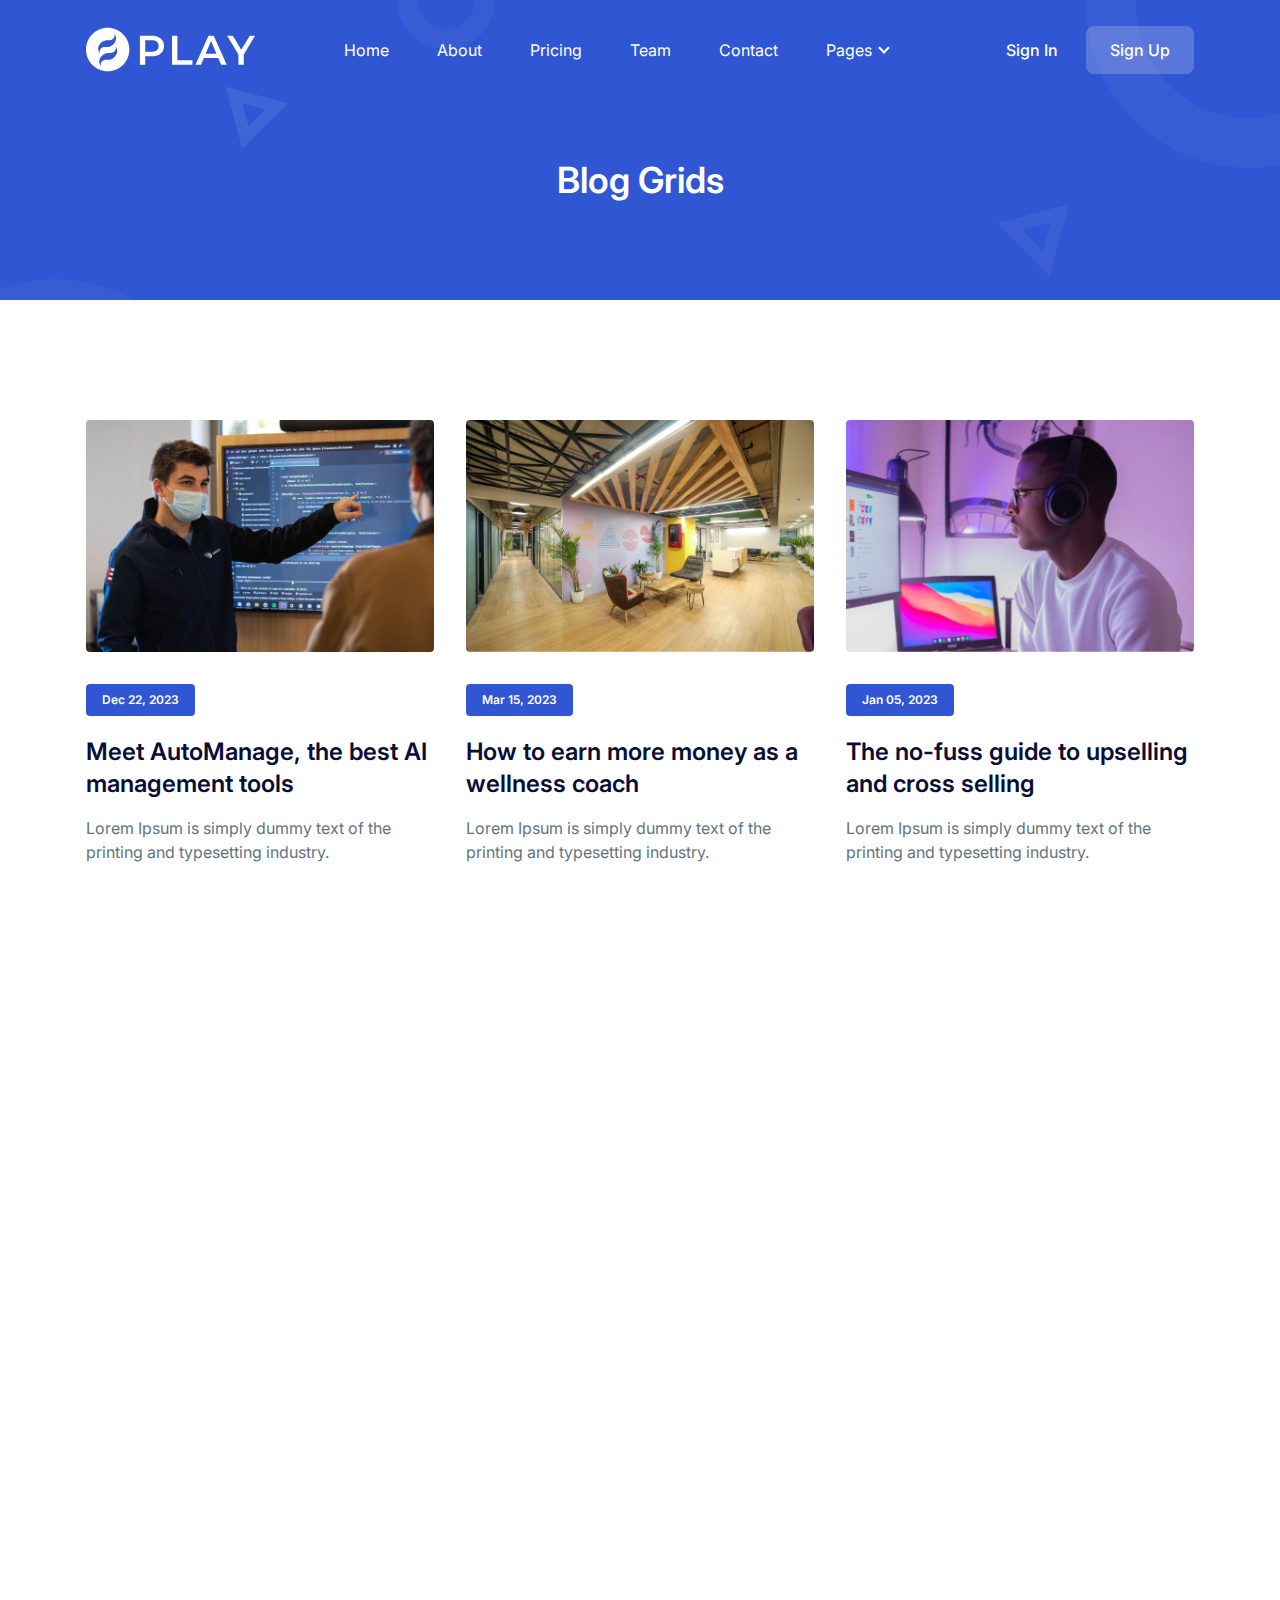
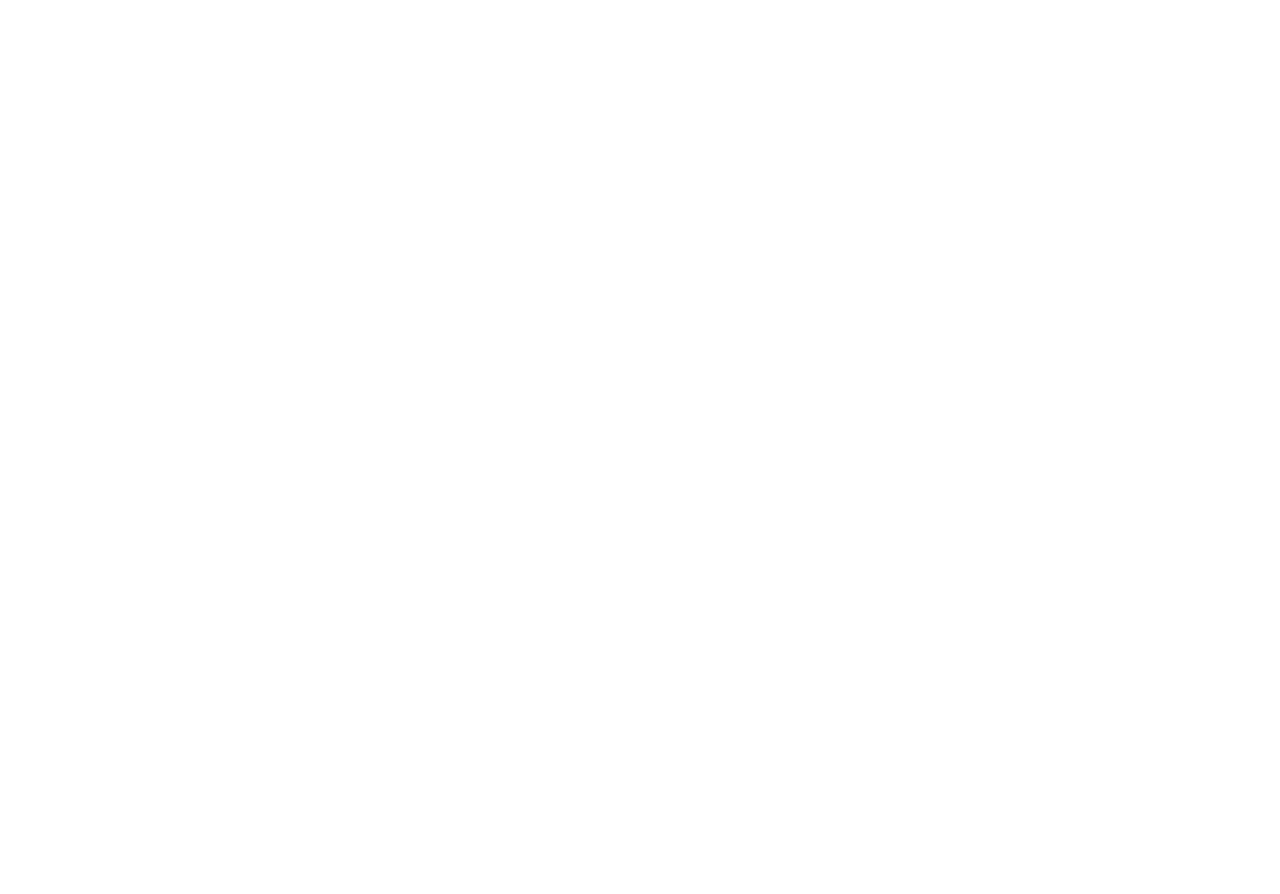
<file: docs/blog-grids.html>
<!DOCTYPE html>
<html lang="en">
  <head>
    <meta charset="UTF-8" />
    <meta http-equiv="X-UA-Compatible" content="IE=edge" />
    <meta name="viewport" content="width=device-width, initial-scale=1.0" />
    <title>Blog Grids | Play Tailwind</title>
    <link
      rel="shortcut icon"
      href="assets/images/favicon.png"
      type="image/x-icon"
    />
    <link rel="stylesheet" href="assets/css/animate.css" />
    <link rel="stylesheet" href="assets/css/tailwind.css" />

    <!-- ==== WOW JS ==== -->
    <script src="assets/js/wow.min.js"></script>
    <script>
      new WOW().init();
    </script>
  </head>
  <body>
    <!-- ====== Navbar Section Start -->
    <div
      class="
        ud-header
        bg-transparent
        absolute
        top-0
        left-0
        z-40
        w-full
        flex
        items-center
      "
    >
      <div class="container">
        <div class="flex -mx-4 items-center justify-between relative">
          <div class="px-4 w-60 max-w-full">
            <a href="index.html" class="navbar-logo w-full block py-5">
              <img
                src="assets/images/logo/logo-white.svg"
                alt="logo"
                class="w-full header-logo"
              />
            </a>
          </div>
          <div class="flex px-4 justify-between items-center w-full">
            <div>
              <button
                id="navbarToggler"
                class="
                  block
                  absolute
                  right-4
                  top-1/2
                  -translate-y-1/2
                  lg:hidden
                  focus:ring-2
                  ring-primary
                  px-3
                  py-[6px]
                  rounded-lg
                "
              >
                <span
                  class="relative w-[30px] h-[2px] my-[6px] block bg-white"
                ></span>
                <span
                  class="relative w-[30px] h-[2px] my-[6px] block bg-white"
                ></span>
                <span
                  class="relative w-[30px] h-[2px] my-[6px] block bg-white"
                ></span>
              </button>
              <nav
                id="navbarCollapse"
                class="
                  absolute
                  py-5
                  lg:py-0 lg:px-4
                  xl:px-6
                  bg-white
                  lg:bg-transparent
                  shadow-lg
                  rounded-lg
                  max-w-[250px]
                  w-full
                  lg:max-w-full lg:w-full
                  right-4
                  top-full
                  hidden
                  lg:block lg:static lg:shadow-none
                "
              >
                <ul class="blcok lg:flex">
                  <li class="relative group">
                    <a
                      href="/#home"
                      class="
                        ud-menu-scroll
                        text-base text-dark
                        lg:text-white
                        lg:group-hover:opacity-70
                        lg:group-hover:text-white
                        group-hover:text-primary
                        py-2
                        lg:py-6 lg:inline-flex lg:px-0
                        flex
                        mx-8
                        lg:mr-0
                      "
                    >
                      Home
                    </a>
                  </li>
                  <li class="relative group">
                    <a
                      href="/#about"
                      class="
                        ud-menu-scroll
                        text-base text-dark
                        lg:text-white
                        lg:group-hover:opacity-70
                        lg:group-hover:text-white
                        group-hover:text-primary
                        py-2
                        lg:py-6 lg:inline-flex lg:px-0
                        flex
                        mx-8
                        lg:mr-0 lg:ml-7
                        xl:ml-12
                      "
                    >
                      About
                    </a>
                  </li>
                  <li class="relative group">
                    <a
                      href="/#pricing"
                      class="
                        ud-menu-scroll
                        text-base text-dark
                        lg:text-white
                        lg:group-hover:opacity-70
                        lg:group-hover:text-white
                        group-hover:text-primary
                        py-2
                        lg:py-6 lg:inline-flex lg:px-0
                        flex
                        mx-8
                        lg:mr-0 lg:ml-7
                        xl:ml-12
                      "
                    >
                      Pricing
                    </a>
                  </li>
                  <li class="relative group">
                    <a
                      href="/#team"
                      class="
                        ud-menu-scroll
                        text-base text-dark
                        lg:text-white
                        lg:group-hover:opacity-70
                        lg:group-hover:text-white
                        group-hover:text-primary
                        py-2
                        lg:py-6 lg:inline-flex lg:px-0
                        flex
                        mx-8
                        lg:mr-0 lg:ml-7
                        xl:ml-12
                      "
                    >
                      Team
                    </a>
                  </li>
                  <li class="relative group">
                    <a
                      href="/#contact"
                      class="
                        ud-menu-scroll
                        text-base text-dark
                        lg:text-white
                        lg:group-hover:opacity-70
                        lg:group-hover:text-white
                        group-hover:text-primary
                        py-2
                        lg:py-6 lg:inline-flex lg:px-0
                        flex
                        mx-8
                        lg:mr-0 lg:ml-7
                        xl:ml-12
                      "
                    >
                      Contact
                    </a>
                  </li>
                  <li class="relative group submenu-item">
                    <a
                      href="javascript:void(0)"
                      class="
                        text-base text-dark
                        lg:text-white
                        lg:group-hover:opacity-70
                        lg:group-hover:text-white
                        group-hover:text-primary
                        py-2
                        lg:py-6 lg:inline-flex lg:pl-0 lg:pr-4
                        flex
                        mx-8
                        lg:mr-0 lg:ml-8
                        xl:ml-12
                        relative
                        after:absolute
                        after:w-2
                        after:h-2
                        after:border-b-2
                        after:border-r-2
                        after:border-current
                        after:rotate-45
                        lg:after:right-0
                        after:right-1
                        after:top-1/2
                        after:-translate-y-1/2
                        after:mt-[-2px]
                      "
                    >
                      Pages
                    </a>
                    <div
                      class="
                        submenu
                        hidden
                        relative
                        lg:absolute
                        w-[250px]
                        top-full
                        lg:top-[110%]
                        left-0
                        rounded-sm
                        lg:shadow-lg
                        p-4
                        lg:block lg:opacity-0 lg:invisible
                        group-hover:opacity-100
                        lg:group-hover:visible lg:group-hover:top-full
                        bg-white
                        transition-[top]
                        duration-300
                      "
                    >
                      <a
                        href="about.html"
                        class="
                          block
                          text-sm text-body-color
                          rounded
                          hover:text-primary
                          py-[10px]
                          px-4
                        "
                      >
                        About Page
                      </a>
                      <a
                        href="pricing.html"
                        class="
                          block
                          text-sm text-body-color
                          rounded
                          hover:text-primary
                          py-[10px]
                          px-4
                        "
                      >
                        Pricing Page
                      </a>
                      <a
                        href="contact.html"
                        class="
                          block
                          text-sm text-body-color
                          rounded
                          hover:text-primary
                          py-[10px]
                          px-4
                        "
                      >
                        Contact Page
                      </a>
                      <a
                        href="blog-grids.html"
                        class="
                          block
                          text-sm text-body-color
                          rounded
                          hover:text-primary
                          py-[10px]
                          px-4
                        "
                      >
                        Blog Grid Page
                      </a>
                      <a
                        href="blog-details.html"
                        class="
                          block
                          text-sm text-body-color
                          rounded
                          hover:text-primary
                          py-[10px]
                          px-4
                        "
                      >
                        Blog Details Page
                      </a>
                      <a
                        href="signup.html"
                        class="
                          block
                          text-sm text-body-color
                          rounded
                          hover:text-primary
                          py-[10px]
                          px-4
                        "
                      >
                        Sign Up Page
                      </a>
                      <a
                        href="signin.html"
                        class="
                          block
                          text-sm text-body-color
                          rounded
                          hover:text-primary
                          py-[10px]
                          px-4
                        "
                      >
                        Sign In Page
                      </a>
                      <a
                        href="404.html"
                        class="
                          block
                          text-sm text-body-color
                          rounded
                          hover:text-primary
                          py-[10px]
                          px-4
                        "
                      >
                        404 Page
                      </a>
                    </div>
                  </li>
                </ul>
              </nav>
            </div>
            <div class="sm:flex justify-end hidden pr-16 lg:pr-0">
              <a
                href="signin.html"
                class="
                  text-base
                  font-medium
                  text-white
                  hover:opacity-70
                  py-3
                  px-7
                  loginBtn
                "
              >
                Sign In
              </a>
              <a
                href="signup.html"
                class="
                  text-base
                  font-medium
                  text-white
                  bg-white bg-opacity-20
                  rounded-lg
                  py-3
                  px-6
                  hover:bg-opacity-100 hover:text-dark
                  signUpBtn
                  duration-300
                  ease-in-out
                "
              >
                Sign Up
              </a>
            </div>
          </div>
        </div>
      </div>
    </div>
    <!-- ====== Navbar Section End -->

    <!-- ====== Banner Section Start -->
    <div
      class="
        relative
        z-10
        pt-[120px]
        md:pt-[130px]
        lg:pt-[160px]
        pb-[100px]
        bg-primary
        overflow-hidden
      "
    >
      <div class="container">
        <div class="flex flex-wrap items-center -mx-4">
          <div class="w-full px-4">
            <div class="text-center">
              <h1 class="font-semibold text-white text-4xl">Blog Grids</h1>
            </div>
          </div>
        </div>
      </div>
      <div>
        <span class="absolute top-0 left-0 z-[-1]">
          <svg
            width="495"
            height="470"
            viewBox="0 0 495 470"
            fill="none"
            xmlns="http://www.w3.org/2000/svg"
          >
            <circle
              cx="55"
              cy="442"
              r="138"
              stroke="white"
              stroke-opacity="0.04"
              stroke-width="50"
            />
            <circle
              cx="446"
              r="39"
              stroke="white"
              stroke-opacity="0.04"
              stroke-width="20"
            />
            <path
              d="M245.406 137.609L233.985 94.9852L276.609 106.406L245.406 137.609Z"
              stroke="white"
              stroke-opacity="0.08"
              stroke-width="12"
            />
          </svg>
        </span>
        <span class="absolute top-0 right-0 z-[-1]">
          <svg
            width="493"
            height="470"
            viewBox="0 0 493 470"
            fill="none"
            xmlns="http://www.w3.org/2000/svg"
          >
            <circle
              cx="462"
              cy="5"
              r="138"
              stroke="white"
              stroke-opacity="0.04"
              stroke-width="50"
            />
            <circle
              cx="49"
              cy="470"
              r="39"
              stroke="white"
              stroke-opacity="0.04"
              stroke-width="20"
            />
            <path
              d="M222.393 226.701L272.808 213.192L259.299 263.607L222.393 226.701Z"
              stroke="white"
              stroke-opacity="0.06"
              stroke-width="13"
            />
          </svg>
        </span>
      </div>
    </div>
    <!-- ====== Banner Section End -->

    <!-- ====== Blog Section Start -->
    <section class="pt-20 lg:pt-[120px] pb-10 lg:pb-20">
      <div class="container">
        <div class="flex flex-wrap -mx-4">
          <div class="w-full md:w-1/2 lg:w-1/3 px-4">
            <div class="mb-10 group wow fadeInUp" data-wow-delay=".1s">
              <div class="rounded overflow-hidden mb-8">
                <a href="blog-details.html" class="block">
                  <img
                    src="assets/images/blog/blog-01.jpg"
                    alt="image"
                    class="
                      w-full
                      transition
                      group-hover:scale-125 group-hover:rotate-6
                    "
                  />
                </a>
              </div>
              <div>
                <span
                  class="
                    bg-primary
                    rounded
                    inline-block
                    text-center
                    py-1
                    px-4
                    text-xs
                    leading-loose
                    font-semibold
                    text-white
                    mb-5
                  "
                >
                  Dec 22, 2023
                </span>
                <h3>
                  <a
                    href="blog-details.html"
                    class="
                      font-semibold
                      text-xl
                      sm:text-2xl
                      lg:text-xl
                      xl:text-2xl
                      mb-4
                      inline-block
                      text-dark
                      hover:text-primary
                    "
                  >
                    Meet AutoManage, the best AI management tools
                  </a>
                </h3>
                <p class="text-base text-body-color">
                  Lorem Ipsum is simply dummy text of the printing and
                  typesetting industry.
                </p>
              </div>
            </div>
          </div>
          <div class="w-full md:w-1/2 lg:w-1/3 px-4">
            <div class="mb-10 group wow fadeInUp" data-wow-delay=".15s">
              <div class="rounded overflow-hidden mb-8">
                <a href="blog-details.html" class="block">
                  <img
                    src="assets/images/blog/blog-02.jpg"
                    alt="image"
                    class="
                      w-full
                      transition
                      group-hover:scale-125 group-hover:rotate-6
                    "
                  />
                </a>
              </div>
              <div>
                <span
                  class="
                    bg-primary
                    rounded
                    inline-block
                    text-center
                    py-1
                    px-4
                    text-xs
                    leading-loose
                    font-semibold
                    text-white
                    mb-5
                  "
                >
                  Mar 15, 2023
                </span>
                <h3>
                  <a
                    href="blog-details.html"
                    class="
                      font-semibold
                      text-xl
                      sm:text-2xl
                      lg:text-xl
                      xl:text-2xl
                      mb-4
                      inline-block
                      text-dark
                      hover:text-primary
                    "
                  >
                    How to earn more money as a wellness coach
                  </a>
                </h3>
                <p class="text-base text-body-color">
                  Lorem Ipsum is simply dummy text of the printing and
                  typesetting industry.
                </p>
              </div>
            </div>
          </div>
          <div class="w-full md:w-1/2 lg:w-1/3 px-4">
            <div class="mb-10 group wow fadeInUp" data-wow-delay=".2s">
              <div class="rounded overflow-hidden mb-8">
                <a href="blog-details.html" class="block">
                  <img
                    src="assets/images/blog/blog-03.jpg"
                    alt="image"
                    class="
                      w-full
                      transition
                      group-hover:scale-125 group-hover:rotate-6
                    "
                  />
                </a>
              </div>
              <div>
                <span
                  class="
                    bg-primary
                    rounded
                    inline-block
                    text-center
                    py-1
                    px-4
                    text-xs
                    leading-loose
                    font-semibold
                    text-white
                    mb-5
                  "
                >
                  Jan 05, 2023
                </span>
                <h3>
                  <a
                    href="blog-details.html"
                    class="
                      font-semibold
                      text-xl
                      sm:text-2xl
                      lg:text-xl
                      xl:text-2xl
                      mb-4
                      inline-block
                      text-dark
                      hover:text-primary
                    "
                  >
                    The no-fuss guide to upselling and cross selling
                  </a>
                </h3>
                <p class="text-base text-body-color">
                  Lorem Ipsum is simply dummy text of the printing and
                  typesetting industry.
                </p>
              </div>
            </div>
          </div>
          <div class="w-full md:w-1/2 lg:w-1/3 px-4">
            <div class="mb-10 group wow fadeInUp" data-wow-delay=".1s">
              <div class="rounded overflow-hidden mb-8">
                <a href="blog-details.html" class="block">
                  <img
                    src="assets/images/blog/blog-02.jpg"
                    alt="image"
                    class="
                      w-full
                      transition
                      group-hover:scale-125 group-hover:rotate-6
                    "
                  />
                </a>
              </div>
              <div>
                <span
                  class="
                    bg-primary
                    rounded
                    inline-block
                    text-center
                    py-1
                    px-4
                    text-xs
                    leading-loose
                    font-semibold
                    text-white
                    mb-5
                  "
                >
                  Mar 15, 2023
                </span>
                <h3>
                  <a
                    href="blog-details.html"
                    class="
                      font-semibold
                      text-xl
                      sm:text-2xl
                      lg:text-xl
                      xl:text-2xl
                      mb-4
                      inline-block
                      text-dark
                      hover:text-primary
                    "
                  >
                    How to earn more money as a wellness coach
                  </a>
                </h3>
                <p class="text-base text-body-color">
                  Lorem Ipsum is simply dummy text of the printing and
                  typesetting industry.
                </p>
              </div>
            </div>
          </div>
          <div class="w-full md:w-1/2 lg:w-1/3 px-4">
            <div class="mb-10 group wow fadeInUp" data-wow-delay=".15s">
              <div class="rounded overflow-hidden mb-8">
                <a href="blog-details.html" class="block">
                  <img
                    src="assets/images/blog/blog-03.jpg"
                    alt="image"
                    class="
                      w-full
                      transition
                      group-hover:scale-125 group-hover:rotate-6
                    "
                  />
                </a>
              </div>
              <div>
                <span
                  class="
                    bg-primary
                    rounded
                    inline-block
                    text-center
                    py-1
                    px-4
                    text-xs
                    leading-loose
                    font-semibold
                    text-white
                    mb-5
                  "
                >
                  Jan 05, 2023
                </span>
                <h3>
                  <a
                    href="blog-details.html"
                    class="
                      font-semibold
                      text-xl
                      sm:text-2xl
                      lg:text-xl
                      xl:text-2xl
                      mb-4
                      inline-block
                      text-dark
                      hover:text-primary
                    "
                  >
                    The no-fuss guide to upselling and cross selling
                  </a>
                </h3>
                <p class="text-base text-body-color">
                  Lorem Ipsum is simply dummy text of the printing and
                  typesetting industry.
                </p>
              </div>
            </div>
          </div>
          <div class="w-full md:w-1/2 lg:w-1/3 px-4">
            <div class="mb-10 group wow fadeInUp" data-wow-delay=".2s">
              <div class="rounded overflow-hidden mb-8">
                <a href="blog-details.html" class="block">
                  <img
                    src="assets/images/blog/blog-01.jpg"
                    alt="image"
                    class="
                      w-full
                      transition
                      group-hover:scale-125 group-hover:rotate-6
                    "
                  />
                </a>
              </div>
              <div>
                <span
                  class="
                    bg-primary
                    rounded
                    inline-block
                    text-center
                    py-1
                    px-4
                    text-xs
                    leading-loose
                    font-semibold
                    text-white
                    mb-5
                  "
                >
                  Dec 22, 2023
                </span>
                <h3>
                  <a
                    href="blog-details.html"
                    class="
                      font-semibold
                      text-xl
                      sm:text-2xl
                      lg:text-xl
                      xl:text-2xl
                      mb-4
                      inline-block
                      text-dark
                      hover:text-primary
                    "
                  >
                    Meet AutoManage, the best AI management tools
                  </a>
                </h3>
                <p class="text-base text-body-color">
                  Lorem Ipsum is simply dummy text of the printing and
                  typesetting industry.
                </p>
              </div>
            </div>
          </div>
          <div class="w-full md:w-1/2 lg:w-1/3 px-4">
            <div class="mb-10 group wow fadeInUp" data-wow-delay=".1s">
              <div class="rounded overflow-hidden mb-8">
                <a href="blog-details.html" class="block">
                  <img
                    src="assets/images/blog/blog-01.jpg"
                    alt="image"
                    class="
                      w-full
                      transition
                      group-hover:scale-125 group-hover:rotate-6
                    "
                  />
                </a>
              </div>
              <div>
                <span
                  class="
                    bg-primary
                    rounded
                    inline-block
                    text-center
                    py-1
                    px-4
                    text-xs
                    leading-loose
                    font-semibold
                    text-white
                    mb-5
                  "
                >
                  Dec 22, 2023
                </span>
                <h3>
                  <a
                    href="blog-details.html"
                    class="
                      font-semibold
                      text-xl
                      sm:text-2xl
                      lg:text-xl
                      xl:text-2xl
                      mb-4
                      inline-block
                      text-dark
                      hover:text-primary
                    "
                  >
                    Meet AutoManage, the best AI management tools
                  </a>
                </h3>
                <p class="text-base text-body-color">
                  Lorem Ipsum is simply dummy text of the printing and
                  typesetting industry.
                </p>
              </div>
            </div>
          </div>
          <div class="w-full md:w-1/2 lg:w-1/3 px-4">
            <div class="mb-10 group wow fadeInUp" data-wow-delay=".15s">
              <div class="rounded overflow-hidden mb-8">
                <a href="blog-details.html" class="block">
                  <img
                    src="assets/images/blog/blog-02.jpg"
                    alt="image"
                    class="
                      w-full
                      transition
                      group-hover:scale-125 group-hover:rotate-6
                    "
                  />
                </a>
              </div>
              <div>
                <span
                  class="
                    bg-primary
                    rounded
                    inline-block
                    text-center
                    py-1
                    px-4
                    text-xs
                    leading-loose
                    font-semibold
                    text-white
                    mb-5
                  "
                >
                  Mar 15, 2023
                </span>
                <h3>
                  <a
                    href="blog-details.html"
                    class="
                      font-semibold
                      text-xl
                      sm:text-2xl
                      lg:text-xl
                      xl:text-2xl
                      mb-4
                      inline-block
                      text-dark
                      hover:text-primary
                    "
                  >
                    How to earn more money as a wellness coach
                  </a>
                </h3>
                <p class="text-base text-body-color">
                  Lorem Ipsum is simply dummy text of the printing and
                  typesetting industry.
                </p>
              </div>
            </div>
          </div>
          <div class="w-full md:w-1/2 lg:w-1/3 px-4">
            <div class="mb-10 group wow fadeInUp" data-wow-delay=".2s">
              <div class="rounded overflow-hidden mb-8">
                <a href="blog-details.html" class="block">
                  <img
                    src="assets/images/blog/blog-03.jpg"
                    alt="image"
                    class="
                      w-full
                      transition
                      group-hover:scale-125 group-hover:rotate-6
                    "
                  />
                </a>
              </div>
              <div>
                <span
                  class="
                    bg-primary
                    rounded
                    inline-block
                    text-center
                    py-1
                    px-4
                    text-xs
                    leading-loose
                    font-semibold
                    text-white
                    mb-5
                  "
                >
                  Jan 05, 2023
                </span>
                <h3>
                  <a
                    href="blog-details.html"
                    class="
                      font-semibold
                      text-xl
                      sm:text-2xl
                      lg:text-xl
                      xl:text-2xl
                      mb-4
                      inline-block
                      text-dark
                      hover:text-primary
                    "
                  >
                    The no-fuss guide to upselling and cross selling
                  </a>
                </h3>
                <p class="text-base text-body-color">
                  Lorem Ipsum is simply dummy text of the printing and
                  typesetting industry.
                </p>
              </div>
            </div>
          </div>
        </div>
      </div>
    </section>
    <!-- ====== Blog Section End -->

    <!-- ====== Footer Section Start -->
    <footer
      class="bg-black pt-20 lg:pt-[120px] relative z-10 wow fadeInUp"
      data-wow-delay=".15s"
    >
      <div class="container">
        <div class="flex flex-wrap -mx-4">
          <div class="w-full sm:w-1/2 md:w-1/2 lg:w-4/12 xl:w-3/12 px-4">
            <div class="w-full mb-10">
              <a
                href="javascript:void(0)"
                class="inline-block max-w-[160px] mb-6"
              >
                <img
                  src="assets/images/logo/logo-white.svg"
                  alt="logo"
                  class="max-w-full"
                />
              </a>
              <p class="text-base text-[#f3f4fe] mb-7">
                We create digital experiences for brands and companies by using
                technology.
              </p>
              <div class="flex items-center -mx-3">
                <a
                  href="javascript:void(0)"
                  class="px-3 text-[#dddddd] hover:text-white"
                >
                  <svg
                    width="10"
                    height="18"
                    viewBox="0 0 10 18"
                    class="fill-current"
                  >
                    <path
                      d="M9.00007 6.82105H7.50006H6.96434V6.27097V4.56571V4.01562H7.50006H8.62507C8.91971 4.01562 9.16078 3.79559 9.16078 3.46554V0.550085C9.16078 0.247538 8.9465 0 8.62507 0H6.66969C4.55361 0 3.08038 1.54024 3.08038 3.82309V6.21596V6.76605H2.54466H0.72322C0.348217 6.76605 0 7.06859 0 7.50866V9.48897C0 9.87402 0.294645 10.2316 0.72322 10.2316H2.49109H3.02681V10.7817V16.31C3.02681 16.6951 3.32145 17.0526 3.75003 17.0526H6.26791C6.42862 17.0526 6.56255 16.9701 6.66969 16.8601C6.77684 16.7501 6.8572 16.5576 6.8572 16.3925V10.8092V10.2591H7.4197H8.62507C8.97328 10.2591 9.24114 10.0391 9.29471 9.709V9.6815V9.65399L9.66972 7.7562C9.6965 7.56367 9.66972 7.34363 9.509 7.1236C9.45543 6.98608 9.21436 6.84856 9.00007 6.82105Z"
                    />
                  </svg>
                </a>
                <a
                  href="javascript:void(0)"
                  class="px-3 text-[#dddddd] hover:text-white"
                >
                  <svg
                    width="19"
                    height="15"
                    viewBox="0 0 19 15"
                    class="fill-current"
                  >
                    <path
                      d="M16.2622 3.17878L17.33 1.93293C17.6391 1.59551 17.7234 1.33595 17.7515 1.20618C16.9085 1.67337 16.1217 1.82911 15.6159 1.82911H15.4192L15.3068 1.72528C14.6324 1.18022 13.7894 0.894714 12.8902 0.894714C10.9233 0.894714 9.37779 2.40012 9.37779 4.13913C9.37779 4.24295 9.37779 4.39868 9.40589 4.5025L9.49019 5.02161L8.90009 4.99565C5.30334 4.89183 2.35288 2.03675 1.87518 1.5436C1.08839 2.84136 1.53799 4.08722 2.01568 4.86587L2.97107 6.31937L1.45369 5.54071C1.48179 6.63084 1.93138 7.48736 2.80247 8.11029L3.56116 8.62939L2.80247 8.9149C3.28017 10.2386 4.34795 10.7837 5.13474 10.9913L6.17443 11.2509L5.19094 11.8738C3.61736 12.912 1.65039 12.8342 0.779297 12.7563C2.54957 13.8983 4.65705 14.1579 6.11823 14.1579C7.21412 14.1579 8.02901 14.0541 8.2257 13.9762C16.0936 12.2631 16.4589 5.77431 16.4589 4.47655V4.29486L16.6275 4.19104C17.5829 3.36047 17.9763 2.91923 18.2011 2.65967C18.1168 2.68563 18.0044 2.73754 17.892 2.7635L16.2622 3.17878Z"
                    />
                  </svg>
                </a>
                <a
                  href="javascript:void(0)"
                  class="px-3 text-[#dddddd] hover:text-white"
                >
                  <svg
                    width="18"
                    height="18"
                    viewBox="0 0 18 18"
                    class="fill-current"
                  >
                    <path
                      d="M8.91688 12.4995C10.6918 12.4995 12.1306 11.0911 12.1306 9.35385C12.1306 7.61655 10.6918 6.20819 8.91688 6.20819C7.14197 6.20819 5.70312 7.61655 5.70312 9.35385C5.70312 11.0911 7.14197 12.4995 8.91688 12.4995Z"
                    />
                    <path
                      d="M12.4078 0.947388H5.37075C2.57257 0.947388 0.300781 3.17104 0.300781 5.90993V12.7436C0.300781 15.5367 2.57257 17.7604 5.37075 17.7604H12.3524C15.2059 17.7604 17.4777 15.5367 17.4777 12.7978V5.90993C17.4777 3.17104 15.2059 0.947388 12.4078 0.947388ZM8.91696 13.4758C6.56206 13.4758 4.70584 11.6047 4.70584 9.35389C4.70584 7.10312 6.58976 5.23199 8.91696 5.23199C11.2165 5.23199 13.1004 7.10312 13.1004 9.35389C13.1004 11.6047 11.2442 13.4758 8.91696 13.4758ZM14.735 5.61164C14.4579 5.90993 14.0423 6.07264 13.5714 6.07264C13.1558 6.07264 12.7402 5.90993 12.4078 5.61164C12.103 5.31334 11.9368 4.9337 11.9368 4.47269C11.9368 4.01169 12.103 3.65916 12.4078 3.33375C12.7125 3.00834 13.1004 2.84563 13.5714 2.84563C13.9869 2.84563 14.4302 3.00834 14.735 3.30663C15.012 3.65916 15.2059 4.06593 15.2059 4.49981C15.1782 4.9337 15.012 5.31334 14.735 5.61164Z"
                    />
                    <path
                      d="M13.5985 3.82184C13.2383 3.82184 12.9336 4.12013 12.9336 4.47266C12.9336 4.82519 13.2383 5.12349 13.5985 5.12349C13.9587 5.12349 14.2634 4.82519 14.2634 4.47266C14.2634 4.12013 13.9864 3.82184 13.5985 3.82184Z"
                    />
                  </svg>
                </a>
                <a
                  href="javascript:void(0)"
                  class="px-3 text-[#dddddd] hover:text-white"
                >
                  <svg
                    width="18"
                    height="18"
                    viewBox="0 0 18 18"
                    class="fill-current"
                  >
                    <path
                      d="M16.7821 0.947388H1.84847C1.14272 0.947388 0.578125 1.49747 0.578125 2.18508V16.7623C0.578125 17.4224 1.14272 18 1.84847 18H16.7257C17.4314 18 17.996 17.4499 17.996 16.7623V2.15757C18.0525 1.49747 17.4879 0.947388 16.7821 0.947388ZM5.7442 15.4421H3.17528V7.32837H5.7442V15.4421ZM4.44563 6.2007C3.59873 6.2007 2.94944 5.5406 2.94944 4.74297C2.94944 3.94535 3.62696 3.28525 4.44563 3.28525C5.26429 3.28525 5.94181 3.94535 5.94181 4.74297C5.94181 5.5406 5.32075 6.2007 4.44563 6.2007ZM15.4835 15.4421H12.9146V11.509C12.9146 10.5739 12.8864 9.33618 11.5596 9.33618C10.2045 9.33618 10.0069 10.3813 10.0069 11.4265V15.4421H7.438V7.32837H9.95046V8.45605H9.9787C10.3457 7.79594 11.1644 7.13584 12.4347 7.13584C15.0601 7.13584 15.54 8.7861 15.54 11.0414V15.4421H15.4835Z"
                    />
                  </svg>
                </a>
              </div>
            </div>
          </div>
          <div class="w-full sm:w-1/2 md:w-1/2 lg:w-2/12 xl:w-2/12 px-4">
            <div class="w-full mb-10">
              <h4 class="text-white text-lg font-semibold mb-9">About Us</h4>
              <ul>
                <li>
                  <a
                    href="javascript:void(0)"
                    class="
                      inline-block
                      text-base text-[#f3f4fe]
                      hover:text-primary
                      leading-loose
                      mb-2
                    "
                  >
                    Home
                  </a>
                </li>
                <li>
                  <a
                    href="javascript:void(0)"
                    class="
                      inline-block
                      text-base text-[#f3f4fe]
                      hover:text-primary
                      leading-loose
                      mb-2
                    "
                  >
                    Features
                  </a>
                </li>
                <li>
                  <a
                    href="javascript:void(0)"
                    class="
                      inline-block
                      text-base text-[#f3f4fe]
                      hover:text-primary
                      leading-loose
                      mb-2
                    "
                  >
                    About
                  </a>
                </li>
                <li>
                  <a
                    href="javascript:void(0)"
                    class="
                      inline-block
                      text-base text-[#f3f4fe]
                      hover:text-primary
                      leading-loose
                      mb-2
                    "
                  >
                    Testimonial
                  </a>
                </li>
              </ul>
            </div>
          </div>
          <div class="w-full sm:w-1/2 md:w-1/2 lg:w-3/12 xl:w-2/12 px-4">
            <div class="w-full mb-10">
              <h4 class="text-white text-lg font-semibold mb-9">Features</h4>
              <ul>
                <li>
                  <a
                    href="javascript:void(0)"
                    class="
                      inline-block
                      text-base text-[#f3f4fe]
                      hover:text-primary
                      leading-loose
                      mb-2
                    "
                  >
                    How it works
                  </a>
                </li>
                <li>
                  <a
                    href="javascript:void(0)"
                    class="
                      inline-block
                      text-base text-[#f3f4fe]
                      hover:text-primary
                      leading-loose
                      mb-2
                    "
                  >
                    Privacy policy
                  </a>
                </li>
                <li>
                  <a
                    href="javascript:void(0)"
                    class="
                      inline-block
                      text-base text-[#f3f4fe]
                      hover:text-primary
                      leading-loose
                      mb-2
                    "
                  >
                    Terms of Service
                  </a>
                </li>
                <li>
                  <a
                    href="javascript:void(0)"
                    class="
                      inline-block
                      text-base text-[#f3f4fe]
                      hover:text-primary
                      leading-loose
                      mb-2
                    "
                  >
                    Refund policy
                  </a>
                </li>
              </ul>
            </div>
          </div>
          <div class="w-full sm:w-1/2 md:w-1/2 lg:w-3/12 xl:w-2/12 px-4">
            <div class="w-full mb-10">
              <h4 class="text-white text-lg font-semibold mb-9">
                Our Products
              </h4>
              <ul>
                <li>
                  <a
                    href="javascript:void(0)"
                    class="
                      inline-block
                      text-base text-[#f3f4fe]
                      hover:text-primary
                      leading-loose
                      mb-2
                    "
                  >
                    LineIcons
                  </a>
                </li>
                <li>
                  <a
                    href="javascript:void(0)"
                    class="
                      inline-block
                      text-base text-[#f3f4fe]
                      hover:text-primary
                      leading-loose
                      mb-2
                    "
                  >
                    Ecommerce HTML
                  </a>
                </li>
                <li>
                  <a
                    href="javascript:void(0)"
                    class="
                      inline-block
                      text-base text-[#f3f4fe]
                      hover:text-primary
                      leading-loose
                      mb-2
                    "
                  >
                    Ayro UI
                  </a>
                </li>
                <li>
                  <a
                    href="javascript:void(0)"
                    class="
                      inline-block
                      text-base text-[#f3f4fe]
                      hover:text-primary
                      leading-loose
                      mb-2
                    "
                  >
                    PlainAdmin
                  </a>
                </li>
              </ul>
            </div>
          </div>
          <div class="w-full md:w-2/3 lg:w-6/12 xl:w-3/12 px-4">
            <div class="w-full mb-10">
              <h4 class="text-white text-lg font-semibold mb-9">Partners</h4>
              <ul class="flex flex-wrap items-center">
                <li>
                  <a
                    href="https://tailgrids.com"
                    rel="nofollow noopner"
                    target="_blank"
                    class="
                      block
                      mb-6
                      mr-5
                      max-w-[120px]
                      xl:max-w-[100px]
                      2xl:max-w-[120px]
                    "
                  >
                    <img
                      src="assets/images/footer/brands/tailgrids.svg"
                      alt="tailgrids"
                    />
                  </a>
                </li>
                <li>
                  <a
                    href="https://ayroui.com"
                    rel="nofollow noopner"
                    target="_blank"
                    class="
                      block
                      mb-6
                      mr-5
                      max-w-[120px]
                      xl:max-w-[100px]
                      2xl:max-w-[120px]
                    "
                  >
                    <img
                      src="assets/images/footer/brands/ayroui.svg"
                      alt="ayroui"
                    />
                  </a>
                </li>
                <li>
                  <a
                    href="https://ecommercehtml.com"
                    rel="nofollow noopner"
                    target="_blank"
                    class="
                      block
                      mb-6
                      mr-5
                      max-w-[120px]
                      xl:max-w-[100px]
                      2xl:max-w-[120px]
                    "
                  >
                    <img
                      src="assets/images/footer/brands/ecommerce-html.svg"
                      alt="ecommerce-html"
                    />
                  </a>
                </li>
                <li>
                  <a
                    href="https://graygrids.com"
                    rel="nofollow noopner"
                    target="_blank"
                    class="
                      block
                      mb-6
                      mr-5
                      max-w-[120px]
                      xl:max-w-[100px]
                      2xl:max-w-[120px]
                    "
                  >
                    <img
                      src="assets/images/footer/brands/graygrids.svg"
                      alt="graygrids"
                    />
                  </a>
                </li>
                <li>
                  <a
                    href="https://lineicons.com"
                    rel="nofollow noopner"
                    target="_blank"
                    class="
                      block
                      mb-6
                      mr-5
                      max-w-[120px]
                      xl:max-w-[100px]
                      2xl:max-w-[120px]
                    "
                  >
                    <img
                      src="assets/images/footer/brands/lineicons.svg"
                      alt="lineicons"
                    />
                  </a>
                </li>
                <li>
                  <a
                    href="https://uideck.com"
                    rel="nofollow noopner"
                    target="_blank"
                    class="
                      block
                      mb-6
                      mr-5
                      max-w-[120px]
                      xl:max-w-[100px]
                      2xl:max-w-[120px]
                    "
                  >
                    <img
                      src="assets/images/footer/brands/uideck.svg"
                      alt="uideck"
                    />
                  </a>
                </li>
              </ul>
            </div>
          </div>
        </div>
      </div>

      <div class="border-t border-opacity-40 py-8 mt-12 lg:mt-[60px]">
        <div class="container">
          <div class="flex flex-wrap -mx-4">
            <div class="w-full md:w-2/3 lg:w-1/2 px-4">
              <div class="my-1">
                <div
                  class="
                    flex
                    items-center
                    justify-center
                    md:justify-start
                    -mx-3
                  "
                >
                  <a
                    href="javascript:void(0)"
                    class="text-base text-[#f3f4fe] hover:text-primary px-3"
                  >
                    Privacy policy
                  </a>
                  <a
                    href="javascript:void(0)"
                    class="text-base text-[#f3f4fe] hover:text-primary px-3"
                  >
                    Legal notice
                  </a>
                  <a
                    href="javascript:void(0)"
                    class="text-base text-[#f3f4fe] hover:text-primary px-3"
                  >
                    Terms of service
                  </a>
                </div>
              </div>
            </div>
            <div class="w-full md:w-1/3 lg:w-1/2 px-4">
              <div class="flex justify-center md:justify-end my-1">
                <p class="text-base text-[#f3f4fe]">
                  Designed and Developed by
                  <a
                    href="https://tailgrids.com"
                    rel="nofollow noopner"
                    target="_blank"
                    class="text-primary hover:underline"
                  >
                    TailGrids and UIdeck
                  </a>
                </p>
              </div>
            </div>
          </div>
        </div>
      </div>

      <div>
        <span class="absolute left-0 top-0 z-[-1]">
          <img src="assets/images/footer/shape-1.svg" alt="" />
        </span>

        <span class="absolute bottom-0 right-0 z-[-1]">
          <img src="assets/images/footer/shape-3.svg" alt="" />
        </span>

        <span class="absolute top-0 right-0 z-[-1]">
          <svg
            width="102"
            height="102"
            viewBox="0 0 102 102"
            fill="none"
            xmlns="http://www.w3.org/2000/svg"
          >
            <path
              d="M1.8667 33.1956C2.89765 33.1956 3.7334 34.0318 3.7334 35.0633C3.7334 36.0947 2.89765 36.9309 1.8667 36.9309C0.835744 36.9309 4.50645e-08 36.0947 0 35.0633C-4.50645e-08 34.0318 0.835744 33.1956 1.8667 33.1956Z"
              fill="white"
              fill-opacity="0.08"
            ></path>
            <path
              d="M18.2939 33.1956C19.3249 33.1956 20.1606 34.0318 20.1606 35.0633C20.1606 36.0947 19.3249 36.9309 18.2939 36.9309C17.263 36.9309 16.4272 36.0947 16.4272 35.0633C16.4272 34.0318 17.263 33.1956 18.2939 33.1956Z"
              fill="white"
              fill-opacity="0.08"
            ></path>
            <path
              d="M34.7209 33.195C35.7519 33.195 36.5876 34.0311 36.5876 35.0626C36.5876 36.0941 35.7519 36.9303 34.7209 36.9303C33.69 36.9303 32.8542 36.0941 32.8542 35.0626C32.8542 34.0311 33.69 33.195 34.7209 33.195Z"
              fill="white"
              fill-opacity="0.08"
            ></path>
            <path
              d="M50.9341 33.195C51.965 33.195 52.8008 34.0311 52.8008 35.0626C52.8008 36.0941 51.965 36.9303 50.9341 36.9303C49.9031 36.9303 49.0674 36.0941 49.0674 35.0626C49.0674 34.0311 49.9031 33.195 50.9341 33.195Z"
              fill="white"
              fill-opacity="0.08"
            ></path>
            <path
              d="M1.8667 16.7605C2.89765 16.7605 3.7334 17.5966 3.7334 18.6281C3.7334 19.6596 2.89765 20.4957 1.8667 20.4957C0.835744 20.4957 4.50645e-08 19.6596 0 18.6281C-4.50645e-08 17.5966 0.835744 16.7605 1.8667 16.7605Z"
              fill="white"
              fill-opacity="0.08"
            ></path>
            <path
              d="M18.2939 16.7605C19.3249 16.7605 20.1606 17.5966 20.1606 18.6281C20.1606 19.6596 19.3249 20.4957 18.2939 20.4957C17.263 20.4957 16.4272 19.6596 16.4272 18.6281C16.4272 17.5966 17.263 16.7605 18.2939 16.7605Z"
              fill="white"
              fill-opacity="0.08"
            ></path>
            <path
              d="M34.7209 16.7605C35.7519 16.7605 36.5876 17.5966 36.5876 18.6281C36.5876 19.6596 35.7519 20.4957 34.7209 20.4957C33.69 20.4957 32.8542 19.6596 32.8542 18.6281C32.8542 17.5966 33.69 16.7605 34.7209 16.7605Z"
              fill="white"
              fill-opacity="0.08"
            ></path>
            <path
              d="M50.9341 16.7605C51.965 16.7605 52.8008 17.5966 52.8008 18.6281C52.8008 19.6596 51.965 20.4957 50.9341 20.4957C49.9031 20.4957 49.0674 19.6596 49.0674 18.6281C49.0674 17.5966 49.9031 16.7605 50.9341 16.7605Z"
              fill="white"
              fill-opacity="0.08"
            ></path>
            <path
              d="M1.8667 0.324951C2.89765 0.324951 3.7334 1.16115 3.7334 2.19261C3.7334 3.22408 2.89765 4.06024 1.8667 4.06024C0.835744 4.06024 4.50645e-08 3.22408 0 2.19261C-4.50645e-08 1.16115 0.835744 0.324951 1.8667 0.324951Z"
              fill="white"
              fill-opacity="0.08"
            ></path>
            <path
              d="M18.2939 0.324951C19.3249 0.324951 20.1606 1.16115 20.1606 2.19261C20.1606 3.22408 19.3249 4.06024 18.2939 4.06024C17.263 4.06024 16.4272 3.22408 16.4272 2.19261C16.4272 1.16115 17.263 0.324951 18.2939 0.324951Z"
              fill="white"
              fill-opacity="0.08"
            ></path>
            <path
              d="M34.7209 0.325302C35.7519 0.325302 36.5876 1.16147 36.5876 2.19293C36.5876 3.2244 35.7519 4.06056 34.7209 4.06056C33.69 4.06056 32.8542 3.2244 32.8542 2.19293C32.8542 1.16147 33.69 0.325302 34.7209 0.325302Z"
              fill="white"
              fill-opacity="0.08"
            ></path>
            <path
              d="M50.9341 0.325302C51.965 0.325302 52.8008 1.16147 52.8008 2.19293C52.8008 3.2244 51.965 4.06056 50.9341 4.06056C49.9031 4.06056 49.0674 3.2244 49.0674 2.19293C49.0674 1.16147 49.9031 0.325302 50.9341 0.325302Z"
              fill="white"
              fill-opacity="0.08"
            ></path>
            <path
              d="M66.9037 33.1956C67.9346 33.1956 68.7704 34.0318 68.7704 35.0633C68.7704 36.0947 67.9346 36.9309 66.9037 36.9309C65.8727 36.9309 65.037 36.0947 65.037 35.0633C65.037 34.0318 65.8727 33.1956 66.9037 33.1956Z"
              fill="white"
              fill-opacity="0.08"
            ></path>
            <path
              d="M83.3307 33.1956C84.3616 33.1956 85.1974 34.0318 85.1974 35.0633C85.1974 36.0947 84.3616 36.9309 83.3307 36.9309C82.2997 36.9309 81.464 36.0947 81.464 35.0633C81.464 34.0318 82.2997 33.1956 83.3307 33.1956Z"
              fill="white"
              fill-opacity="0.08"
            ></path>
            <path
              d="M99.7576 33.1956C100.789 33.1956 101.624 34.0318 101.624 35.0633C101.624 36.0947 100.789 36.9309 99.7576 36.9309C98.7266 36.9309 97.8909 36.0947 97.8909 35.0633C97.8909 34.0318 98.7266 33.1956 99.7576 33.1956Z"
              fill="white"
              fill-opacity="0.08"
            ></path>
            <path
              d="M66.9037 16.7605C67.9346 16.7605 68.7704 17.5966 68.7704 18.6281C68.7704 19.6596 67.9346 20.4957 66.9037 20.4957C65.8727 20.4957 65.037 19.6596 65.037 18.6281C65.037 17.5966 65.8727 16.7605 66.9037 16.7605Z"
              fill="white"
              fill-opacity="0.08"
            ></path>
            <path
              d="M83.3307 16.7605C84.3616 16.7605 85.1974 17.5966 85.1974 18.6281C85.1974 19.6596 84.3616 20.4957 83.3307 20.4957C82.2997 20.4957 81.464 19.6596 81.464 18.6281C81.464 17.5966 82.2997 16.7605 83.3307 16.7605Z"
              fill="white"
              fill-opacity="0.08"
            ></path>
            <path
              d="M99.7576 16.7605C100.789 16.7605 101.624 17.5966 101.624 18.6281C101.624 19.6596 100.789 20.4957 99.7576 20.4957C98.7266 20.4957 97.8909 19.6596 97.8909 18.6281C97.8909 17.5966 98.7266 16.7605 99.7576 16.7605Z"
              fill="white"
              fill-opacity="0.08"
            ></path>
            <path
              d="M66.9037 0.324966C67.9346 0.324966 68.7704 1.16115 68.7704 2.19261C68.7704 3.22408 67.9346 4.06024 66.9037 4.06024C65.8727 4.06024 65.037 3.22408 65.037 2.19261C65.037 1.16115 65.8727 0.324966 66.9037 0.324966Z"
              fill="white"
              fill-opacity="0.08"
            ></path>
            <path
              d="M83.3307 0.324951C84.3616 0.324951 85.1974 1.16115 85.1974 2.19261C85.1974 3.22408 84.3616 4.06024 83.3307 4.06024C82.2997 4.06024 81.464 3.22408 81.464 2.19261C81.464 1.16115 82.2997 0.324951 83.3307 0.324951Z"
              fill="white"
              fill-opacity="0.08"
            ></path>
            <path
              d="M99.7576 0.324951C100.789 0.324951 101.624 1.16115 101.624 2.19261C101.624 3.22408 100.789 4.06024 99.7576 4.06024C98.7266 4.06024 97.8909 3.22408 97.8909 2.19261C97.8909 1.16115 98.7266 0.324951 99.7576 0.324951Z"
              fill="white"
              fill-opacity="0.08"
            ></path>
            <path
              d="M1.8667 82.2029C2.89765 82.2029 3.7334 83.039 3.7334 84.0705C3.7334 85.102 2.89765 85.9382 1.8667 85.9382C0.835744 85.9382 4.50645e-08 85.102 0 84.0705C-4.50645e-08 83.039 0.835744 82.2029 1.8667 82.2029Z"
              fill="white"
              fill-opacity="0.08"
            ></path>
            <path
              d="M18.2939 82.2029C19.3249 82.2029 20.1606 83.039 20.1606 84.0705C20.1606 85.102 19.3249 85.9382 18.2939 85.9382C17.263 85.9382 16.4272 85.102 16.4272 84.0705C16.4272 83.039 17.263 82.2029 18.2939 82.2029Z"
              fill="white"
              fill-opacity="0.08"
            ></path>
            <path
              d="M34.7209 82.2026C35.7519 82.2026 36.5876 83.0387 36.5876 84.0702C36.5876 85.1017 35.7519 85.9378 34.7209 85.9378C33.69 85.9378 32.8542 85.1017 32.8542 84.0702C32.8542 83.0387 33.69 82.2026 34.7209 82.2026Z"
              fill="white"
              fill-opacity="0.08"
            ></path>
            <path
              d="M50.9341 82.2026C51.965 82.2026 52.8008 83.0387 52.8008 84.0702C52.8008 85.1017 51.965 85.9378 50.9341 85.9378C49.9031 85.9378 49.0674 85.1017 49.0674 84.0702C49.0674 83.0387 49.9031 82.2026 50.9341 82.2026Z"
              fill="white"
              fill-opacity="0.08"
            ></path>
            <path
              d="M1.8667 65.7677C2.89765 65.7677 3.7334 66.6039 3.7334 67.6353C3.7334 68.6668 2.89765 69.503 1.8667 69.503C0.835744 69.503 4.50645e-08 68.6668 0 67.6353C-4.50645e-08 66.6039 0.835744 65.7677 1.8667 65.7677Z"
              fill="white"
              fill-opacity="0.08"
            ></path>
            <path
              d="M18.2939 65.7677C19.3249 65.7677 20.1606 66.6039 20.1606 67.6353C20.1606 68.6668 19.3249 69.503 18.2939 69.503C17.263 69.503 16.4272 68.6668 16.4272 67.6353C16.4272 66.6039 17.263 65.7677 18.2939 65.7677Z"
              fill="white"
              fill-opacity="0.08"
            ></path>
            <path
              d="M34.7209 65.7674C35.7519 65.7674 36.5876 66.6036 36.5876 67.635C36.5876 68.6665 35.7519 69.5027 34.7209 69.5027C33.69 69.5027 32.8542 68.6665 32.8542 67.635C32.8542 66.6036 33.69 65.7674 34.7209 65.7674Z"
              fill="white"
              fill-opacity="0.08"
            ></path>
            <path
              d="M50.9341 65.7674C51.965 65.7674 52.8008 66.6036 52.8008 67.635C52.8008 68.6665 51.965 69.5027 50.9341 69.5027C49.9031 69.5027 49.0674 68.6665 49.0674 67.635C49.0674 66.6036 49.9031 65.7674 50.9341 65.7674Z"
              fill="white"
              fill-opacity="0.08"
            ></path>
            <path
              d="M1.8667 98.2644C2.89765 98.2644 3.7334 99.1005 3.7334 100.132C3.7334 101.163 2.89765 102 1.8667 102C0.835744 102 4.50645e-08 101.163 0 100.132C-4.50645e-08 99.1005 0.835744 98.2644 1.8667 98.2644Z"
              fill="white"
              fill-opacity="0.08"
            ></path>
            <path
              d="M1.8667 49.3322C2.89765 49.3322 3.7334 50.1684 3.7334 51.1998C3.7334 52.2313 2.89765 53.0675 1.8667 53.0675C0.835744 53.0675 4.50645e-08 52.2313 0 51.1998C-4.50645e-08 50.1684 0.835744 49.3322 1.8667 49.3322Z"
              fill="white"
              fill-opacity="0.08"
            ></path>
            <path
              d="M18.2939 98.2644C19.3249 98.2644 20.1606 99.1005 20.1606 100.132C20.1606 101.163 19.3249 102 18.2939 102C17.263 102 16.4272 101.163 16.4272 100.132C16.4272 99.1005 17.263 98.2644 18.2939 98.2644Z"
              fill="white"
              fill-opacity="0.08"
            ></path>
            <path
              d="M18.2939 49.3322C19.3249 49.3322 20.1606 50.1684 20.1606 51.1998C20.1606 52.2313 19.3249 53.0675 18.2939 53.0675C17.263 53.0675 16.4272 52.2313 16.4272 51.1998C16.4272 50.1684 17.263 49.3322 18.2939 49.3322Z"
              fill="white"
              fill-opacity="0.08"
            ></path>
            <path
              d="M34.7209 98.2647C35.7519 98.2647 36.5876 99.1008 36.5876 100.132C36.5876 101.164 35.7519 102 34.7209 102C33.69 102 32.8542 101.164 32.8542 100.132C32.8542 99.1008 33.69 98.2647 34.7209 98.2647Z"
              fill="white"
              fill-opacity="0.08"
            ></path>
            <path
              d="M50.9341 98.2647C51.965 98.2647 52.8008 99.1008 52.8008 100.132C52.8008 101.164 51.965 102 50.9341 102C49.9031 102 49.0674 101.164 49.0674 100.132C49.0674 99.1008 49.9031 98.2647 50.9341 98.2647Z"
              fill="white"
              fill-opacity="0.08"
            ></path>
            <path
              d="M34.7209 49.3326C35.7519 49.3326 36.5876 50.1687 36.5876 51.2002C36.5876 52.2317 35.7519 53.0678 34.7209 53.0678C33.69 53.0678 32.8542 52.2317 32.8542 51.2002C32.8542 50.1687 33.69 49.3326 34.7209 49.3326Z"
              fill="white"
              fill-opacity="0.08"
            ></path>
            <path
              d="M50.9341 49.3326C51.965 49.3326 52.8008 50.1687 52.8008 51.2002C52.8008 52.2317 51.965 53.0678 50.9341 53.0678C49.9031 53.0678 49.0674 52.2317 49.0674 51.2002C49.0674 50.1687 49.9031 49.3326 50.9341 49.3326Z"
              fill="white"
              fill-opacity="0.08"
            ></path>
            <path
              d="M66.9037 82.2029C67.9346 82.2029 68.7704 83.0391 68.7704 84.0705C68.7704 85.102 67.9346 85.9382 66.9037 85.9382C65.8727 85.9382 65.037 85.102 65.037 84.0705C65.037 83.0391 65.8727 82.2029 66.9037 82.2029Z"
              fill="white"
              fill-opacity="0.08"
            ></path>
            <path
              d="M83.3307 82.2029C84.3616 82.2029 85.1974 83.0391 85.1974 84.0705C85.1974 85.102 84.3616 85.9382 83.3307 85.9382C82.2997 85.9382 81.464 85.102 81.464 84.0705C81.464 83.0391 82.2997 82.2029 83.3307 82.2029Z"
              fill="white"
              fill-opacity="0.08"
            ></path>
            <path
              d="M99.7576 82.2029C100.789 82.2029 101.624 83.039 101.624 84.0705C101.624 85.102 100.789 85.9382 99.7576 85.9382C98.7266 85.9382 97.8909 85.102 97.8909 84.0705C97.8909 83.039 98.7266 82.2029 99.7576 82.2029Z"
              fill="white"
              fill-opacity="0.08"
            ></path>
            <path
              d="M66.9037 65.7674C67.9346 65.7674 68.7704 66.6036 68.7704 67.635C68.7704 68.6665 67.9346 69.5027 66.9037 69.5027C65.8727 69.5027 65.037 68.6665 65.037 67.635C65.037 66.6036 65.8727 65.7674 66.9037 65.7674Z"
              fill="white"
              fill-opacity="0.08"
            ></path>
            <path
              d="M83.3307 65.7677C84.3616 65.7677 85.1974 66.6039 85.1974 67.6353C85.1974 68.6668 84.3616 69.503 83.3307 69.503C82.2997 69.503 81.464 68.6668 81.464 67.6353C81.464 66.6039 82.2997 65.7677 83.3307 65.7677Z"
              fill="white"
              fill-opacity="0.08"
            ></path>
            <path
              d="M99.7576 65.7677C100.789 65.7677 101.624 66.6039 101.624 67.6353C101.624 68.6668 100.789 69.503 99.7576 69.503C98.7266 69.503 97.8909 68.6668 97.8909 67.6353C97.8909 66.6039 98.7266 65.7677 99.7576 65.7677Z"
              fill="white"
              fill-opacity="0.08"
            ></path>
            <path
              d="M66.9037 98.2644C67.9346 98.2644 68.7704 99.1005 68.7704 100.132C68.7704 101.163 67.9346 102 66.9037 102C65.8727 102 65.037 101.163 65.037 100.132C65.037 99.1005 65.8727 98.2644 66.9037 98.2644Z"
              fill="white"
              fill-opacity="0.08"
            ></path>
            <path
              d="M66.9037 49.3322C67.9346 49.3322 68.7704 50.1684 68.7704 51.1998C68.7704 52.2313 67.9346 53.0675 66.9037 53.0675C65.8727 53.0675 65.037 52.2313 65.037 51.1998C65.037 50.1684 65.8727 49.3322 66.9037 49.3322Z"
              fill="white"
              fill-opacity="0.08"
            ></path>
            <path
              d="M83.3307 98.2644C84.3616 98.2644 85.1974 99.1005 85.1974 100.132C85.1974 101.163 84.3616 102 83.3307 102C82.2997 102 81.464 101.163 81.464 100.132C81.464 99.1005 82.2997 98.2644 83.3307 98.2644Z"
              fill="white"
              fill-opacity="0.08"
            ></path>
            <path
              d="M83.3307 49.3322C84.3616 49.3322 85.1974 50.1684 85.1974 51.1998C85.1974 52.2313 84.3616 53.0675 83.3307 53.0675C82.2997 53.0675 81.464 52.2313 81.464 51.1998C81.464 50.1684 82.2997 49.3322 83.3307 49.3322Z"
              fill="white"
              fill-opacity="0.08"
            ></path>
            <path
              d="M99.7576 98.2644C100.789 98.2644 101.624 99.1005 101.624 100.132C101.624 101.163 100.789 102 99.7576 102C98.7266 102 97.8909 101.163 97.8909 100.132C97.8909 99.1005 98.7266 98.2644 99.7576 98.2644Z"
              fill="white"
              fill-opacity="0.08"
            ></path>
            <path
              d="M99.7576 49.3322C100.789 49.3322 101.624 50.1684 101.624 51.1998C101.624 52.2313 100.789 53.0675 99.7576 53.0675C98.7266 53.0675 97.8909 52.2313 97.8909 51.1998C97.8909 50.1684 98.7266 49.3322 99.7576 49.3322Z"
              fill="white"
              fill-opacity="0.08"
            ></path>
          </svg>
        </span>
      </div>
    </footer>
    <!-- ====== Footer Section End -->

    <!-- ====== Back To Top Start -->
    <a
      href="javascript:void(0)"
      class="
        hidden
        items-center
        justify-center
        bg-primary
        text-white
        w-10
        h-10
        rounded-md
        fixed
        bottom-8
        right-8
        left-auto
        z-[999]
        hover:bg-dark
        back-to-top
        shadow-md
        transition
        duration-300
        ease-in-out
      "
    >
      <span
        class="w-3 h-3 border-t border-l border-white rotate-45 mt-[6px]"
      ></span>
    </a>
    <!-- ====== Back To Top End -->

    <!-- ====== All Scripts -->
    <script src="assets/js/main.js"></script>
  </body>
</html>
</file>
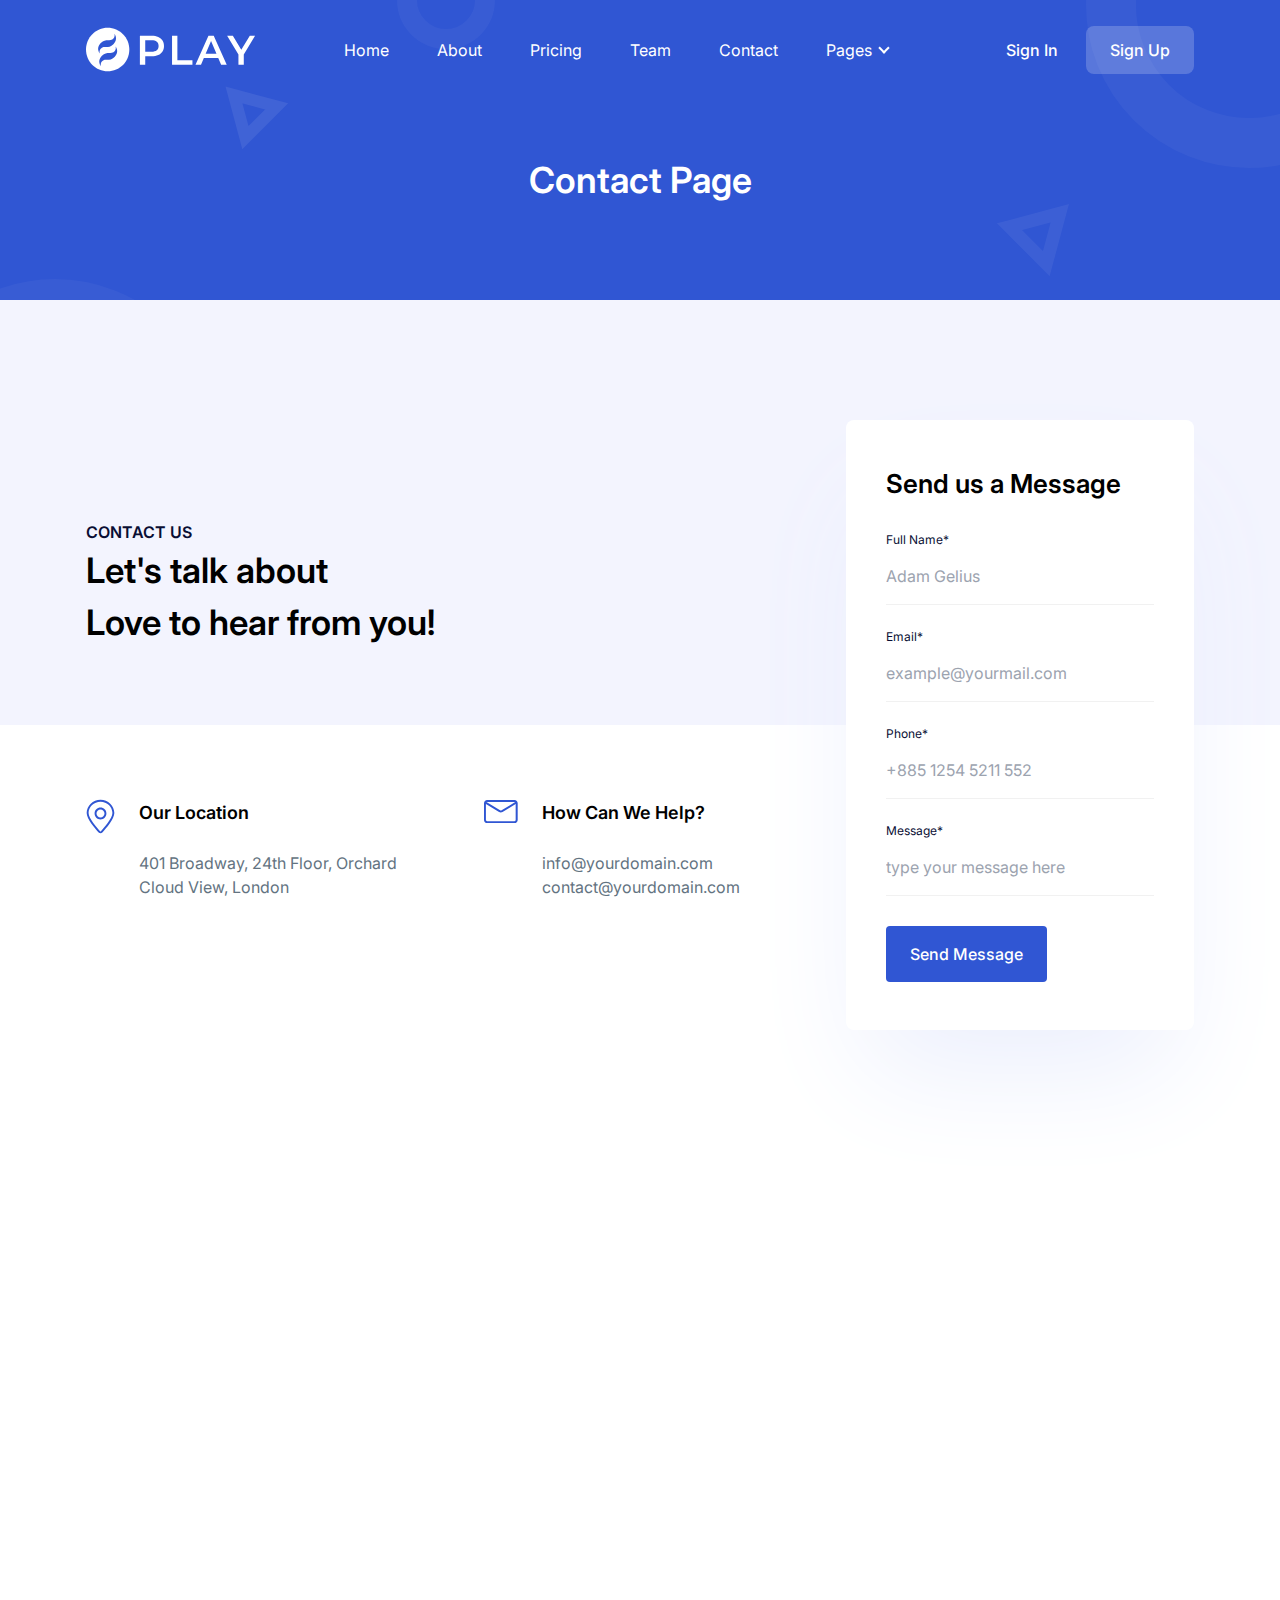
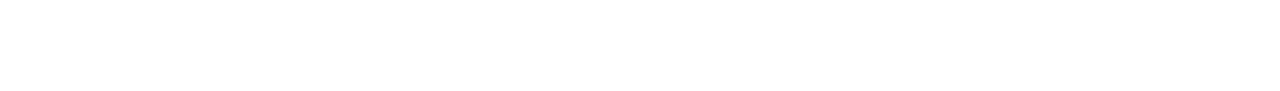
<file: docs/contact.html>
<!DOCTYPE html>
<html lang="en">
  <head>
    <meta charset="UTF-8" />
    <meta http-equiv="X-UA-Compatible" content="IE=edge" />
    <meta name="viewport" content="width=device-width, initial-scale=1.0" />
    <title>Contact | Play Tailwind</title>
    <link
      rel="shortcut icon"
      href="assets/images/favicon.png"
      type="image/x-icon"
    />
    <link rel="stylesheet" href="assets/css/animate.css" />
    <link rel="stylesheet" href="assets/css/tailwind.css" />

    <!-- ==== WOW JS ==== -->
    <script src="assets/js/wow.min.js"></script>
    <script>
      new WOW().init();
    </script>
  </head>
  <body>
    <!-- ====== Navbar Section Start -->
    <div
      class="
        ud-header
        bg-transparent
        absolute
        top-0
        left-0
        z-40
        w-full
        flex
        items-center
      "
    >
      <div class="container">
        <div class="flex -mx-4 items-center justify-between relative">
          <div class="px-4 w-60 max-w-full">
            <a href="index.html" class="navbar-logo w-full block py-5">
              <img
                src="assets/images/logo/logo-white.svg"
                alt="logo"
                class="w-full header-logo"
              />
            </a>
          </div>
          <div class="flex px-4 justify-between items-center w-full">
            <div>
              <button
                id="navbarToggler"
                class="
                  block
                  absolute
                  right-4
                  top-1/2
                  -translate-y-1/2
                  lg:hidden
                  focus:ring-2
                  ring-primary
                  px-3
                  py-[6px]
                  rounded-lg
                "
              >
                <span
                  class="relative w-[30px] h-[2px] my-[6px] block bg-white"
                ></span>
                <span
                  class="relative w-[30px] h-[2px] my-[6px] block bg-white"
                ></span>
                <span
                  class="relative w-[30px] h-[2px] my-[6px] block bg-white"
                ></span>
              </button>
              <nav
                id="navbarCollapse"
                class="
                  absolute
                  py-5
                  lg:py-0 lg:px-4
                  xl:px-6
                  bg-white
                  lg:bg-transparent
                  shadow-lg
                  rounded-lg
                  max-w-[250px]
                  w-full
                  lg:max-w-full lg:w-full
                  right-4
                  top-full
                  hidden
                  lg:block lg:static lg:shadow-none
                "
              >
                <ul class="blcok lg:flex">
                  <li class="relative group">
                    <a
                      href="#home"
                      class="
                        ud-menu-scroll
                        text-base text-dark
                        lg:text-white
                        lg:group-hover:opacity-70
                        lg:group-hover:text-white
                        group-hover:text-primary
                        py-2
                        lg:py-6 lg:inline-flex lg:px-0
                        flex
                        mx-8
                        lg:mr-0
                      "
                    >
                      Home
                    </a>
                  </li>
                  <li class="relative group">
                    <a
                      href="/#about"
                      class="
                        ud-menu-scroll
                        text-base text-dark
                        lg:text-white
                        lg:group-hover:opacity-70
                        lg:group-hover:text-white
                        group-hover:text-primary
                        py-2
                        lg:py-6 lg:inline-flex lg:px-0
                        flex
                        mx-8
                        lg:mr-0 lg:ml-7
                        xl:ml-12
                      "
                    >
                      About
                    </a>
                  </li>
                  <li class="relative group">
                    <a
                      href="/#pricing"
                      class="
                        ud-menu-scroll
                        text-base text-dark
                        lg:text-white
                        lg:group-hover:opacity-70
                        lg:group-hover:text-white
                        group-hover:text-primary
                        py-2
                        lg:py-6 lg:inline-flex lg:px-0
                        flex
                        mx-8
                        lg:mr-0 lg:ml-7
                        xl:ml-12
                      "
                    >
                      Pricing
                    </a>
                  </li>
                  <li class="relative group">
                    <a
                      href="/#team"
                      class="
                        ud-menu-scroll
                        text-base text-dark
                        lg:text-white
                        lg:group-hover:opacity-70
                        lg:group-hover:text-white
                        group-hover:text-primary
                        py-2
                        lg:py-6 lg:inline-flex lg:px-0
                        flex
                        mx-8
                        lg:mr-0 lg:ml-7
                        xl:ml-12
                      "
                    >
                      Team
                    </a>
                  </li>
                  <li class="relative group">
                    <a
                      href="/#contact"
                      class="
                        ud-menu-scroll
                        text-base text-dark
                        lg:text-white
                        lg:group-hover:opacity-70
                        lg:group-hover:text-white
                        group-hover:text-primary
                        py-2
                        lg:py-6 lg:inline-flex lg:px-0
                        flex
                        mx-8
                        lg:mr-0 lg:ml-7
                        xl:ml-12
                      "
                    >
                      Contact
                    </a>
                  </li>
                  <li class="relative group submenu-item">
                    <a
                      href="javascript:void(0)"
                      class="
                        text-base text-dark
                        lg:text-white
                        lg:group-hover:opacity-70
                        lg:group-hover:text-white
                        group-hover:text-primary
                        py-2
                        lg:py-6 lg:inline-flex lg:pl-0 lg:pr-4
                        flex
                        mx-8
                        lg:mr-0 lg:ml-8
                        xl:ml-12
                        relative
                        after:absolute
                        after:w-2
                        after:h-2
                        after:border-b-2
                        after:border-r-2
                        after:border-current
                        after:rotate-45
                        lg:after:right-0
                        after:right-1
                        after:top-1/2
                        after:-translate-y-1/2
                        after:mt-[-2px]
                      "
                    >
                      Pages
                    </a>
                    <div
                      class="
                        submenu
                        hidden
                        relative
                        lg:absolute
                        w-[250px]
                        top-full
                        lg:top-[110%]
                        left-0
                        rounded-sm
                        lg:shadow-lg
                        p-4
                        lg:block lg:opacity-0 lg:invisible
                        group-hover:opacity-100
                        lg:group-hover:visible lg:group-hover:top-full
                        bg-white
                        transition-[top]
                        duration-300
                      "
                    >
                      <a
                        href="about.html"
                        class="
                          block
                          text-sm text-body-color
                          rounded
                          hover:text-primary
                          py-[10px]
                          px-4
                        "
                      >
                        About Page
                      </a>
                      <a
                        href="pricing.html"
                        class="
                          block
                          text-sm text-body-color
                          rounded
                          hover:text-primary
                          py-[10px]
                          px-4
                        "
                      >
                        Pricing Page
                      </a>
                      <a
                        href="contact.html"
                        class="
                          block
                          text-sm text-body-color
                          rounded
                          hover:text-primary
                          py-[10px]
                          px-4
                        "
                      >
                        Contact Page
                      </a>
                      <a
                        href="blog-grids.html"
                        class="
                          block
                          text-sm text-body-color
                          rounded
                          hover:text-primary
                          py-[10px]
                          px-4
                        "
                      >
                        Blog Grid Page
                      </a>
                      <a
                        href="blog-details.html"
                        class="
                          block
                          text-sm text-body-color
                          rounded
                          hover:text-primary
                          py-[10px]
                          px-4
                        "
                      >
                        Blog Details Page
                      </a>
                      <a
                        href="signup.html"
                        class="
                          block
                          text-sm text-body-color
                          rounded
                          hover:text-primary
                          py-[10px]
                          px-4
                        "
                      >
                        Sign Up Page
                      </a>
                      <a
                        href="signin.html"
                        class="
                          block
                          text-sm text-body-color
                          rounded
                          hover:text-primary
                          py-[10px]
                          px-4
                        "
                      >
                        Sign In Page
                      </a>
                      <a
                        href="404.html"
                        class="
                          block
                          text-sm text-body-color
                          rounded
                          hover:text-primary
                          py-[10px]
                          px-4
                        "
                      >
                        404 Page
                      </a>
                    </div>
                  </li>
                </ul>
              </nav>
            </div>
            <div class="sm:flex justify-end hidden pr-16 lg:pr-0">
              <a
                href="signin.html"
                class="
                  text-base
                  font-medium
                  text-white
                  hover:opacity-70
                  py-3
                  px-7
                  loginBtn
                "
              >
                Sign In
              </a>
              <a
                href="signup.html"
                class="
                  text-base
                  font-medium
                  text-white
                  bg-white bg-opacity-20
                  rounded-lg
                  py-3
                  px-6
                  hover:bg-opacity-100 hover:text-dark
                  signUpBtn
                  duration-300
                  ease-in-out
                "
              >
                Sign Up
              </a>
            </div>
          </div>
        </div>
      </div>
    </div>
    <!-- ====== Navbar Section End -->

    <!-- ====== Banner Section Start -->
    <div
      class="
        relative
        z-10
        pt-[120px]
        md:pt-[130px]
        lg:pt-[160px]
        pb-[100px]
        bg-primary
        overflow-hidden
      "
    >
      <div class="container">
        <div class="flex flex-wrap items-center -mx-4">
          <div class="w-full px-4">
            <div class="text-center">
              <h1 class="font-semibold text-white text-4xl">Contact Page</h1>
            </div>
          </div>
        </div>
      </div>
      <div>
        <span class="absolute top-0 left-0 z-[-1]">
          <svg
            width="495"
            height="470"
            viewBox="0 0 495 470"
            fill="none"
            xmlns="http://www.w3.org/2000/svg"
          >
            <circle
              cx="55"
              cy="442"
              r="138"
              stroke="white"
              stroke-opacity="0.04"
              stroke-width="50"
            />
            <circle
              cx="446"
              r="39"
              stroke="white"
              stroke-opacity="0.04"
              stroke-width="20"
            />
            <path
              d="M245.406 137.609L233.985 94.9852L276.609 106.406L245.406 137.609Z"
              stroke="white"
              stroke-opacity="0.08"
              stroke-width="12"
            />
          </svg>
        </span>
        <span class="absolute top-0 right-0 z-[-1]">
          <svg
            width="493"
            height="470"
            viewBox="0 0 493 470"
            fill="none"
            xmlns="http://www.w3.org/2000/svg"
          >
            <circle
              cx="462"
              cy="5"
              r="138"
              stroke="white"
              stroke-opacity="0.04"
              stroke-width="50"
            />
            <circle
              cx="49"
              cy="470"
              r="39"
              stroke="white"
              stroke-opacity="0.04"
              stroke-width="20"
            />
            <path
              d="M222.393 226.701L272.808 213.192L259.299 263.607L222.393 226.701Z"
              stroke="white"
              stroke-opacity="0.06"
              stroke-width="13"
            />
          </svg>
        </span>
      </div>
    </div>
    <!-- ====== Banner Section End -->

    <!-- ====== Contact Start ====== -->
    <section id="contact" class="ud-contact py-20 md:py-[120px] relative">
      <div
        class="
          absolute
          z-[-1]
          w-full
          h-1/2
          lg:h-[45%]
          xl:h-1/2
          bg-[#f3f4fe]
          top-0
          left-0
        "
      ></div>
      <div class="container px-4">
        <div class="flex flex-wrap items-center -mx-4">
          <div class="px-4 w-full lg:w-7/12 xl:w-8/12">
            <div class="ud-contact-content-wrapper">
              <div class="ud-contact-title mb-12 lg:mb-[150px]">
                <span
                  class="
                    font-headingFont
                    text-dark
                    font-semibold
                    text-base
                    mb-5
                  "
                >
                  CONTACT US
                </span>
                <h2 class="text-[35px] font-semibold">
                  Let's talk about <br />
                  Love to hear from you!
                </h2>
              </div>
              <div class="flex flex-wrap justify-between mb-12 lg:mb-0">
                <div class="flex max-w-full w-[330px] mb-8">
                  <div class="text-[32px] text-primary mr-6">
                    <svg
                      width="29"
                      height="35"
                      viewBox="0 0 29 35"
                      class="fill-current"
                    >
                      <path
                        d="M14.5 0.710938C6.89844 0.710938 0.664062 6.72656 0.664062 14.0547C0.664062 19.9062 9.03125 29.5859 12.6406 33.5234C13.1328 34.0703 13.7891 34.3437 14.5 34.3437C15.2109 34.3437 15.8672 34.0703 16.3594 33.5234C19.9688 29.6406 28.3359 19.9062 28.3359 14.0547C28.3359 6.67188 22.1016 0.710938 14.5 0.710938ZM14.9375 32.2109C14.6641 32.4844 14.2812 32.4844 14.0625 32.2109C11.3828 29.3125 2.57812 19.3594 2.57812 14.0547C2.57812 7.71094 7.9375 2.625 14.5 2.625C21.0625 2.625 26.4219 7.76562 26.4219 14.0547C26.4219 19.3594 17.6172 29.2578 14.9375 32.2109Z"
                      />
                      <path
                        d="M14.5 8.58594C11.2734 8.58594 8.59375 11.2109 8.59375 14.4922C8.59375 17.7188 11.2187 20.3984 14.5 20.3984C17.7812 20.3984 20.4062 17.7734 20.4062 14.4922C20.4062 11.2109 17.7266 8.58594 14.5 8.58594ZM14.5 18.4297C12.3125 18.4297 10.5078 16.625 10.5078 14.4375C10.5078 12.25 12.3125 10.4453 14.5 10.4453C16.6875 10.4453 18.4922 12.25 18.4922 14.4375C18.4922 16.625 16.6875 18.4297 14.5 18.4297Z"
                      />
                    </svg>
                  </div>
                  <div>
                    <h5 class="text-lg font-semibold mb-6">Our Location</h5>
                    <p class="text-base text-body-color">
                      401 Broadway, 24th Floor, Orchard Cloud View, London
                    </p>
                  </div>
                </div>
                <div class="flex max-w-full w-[330px] mb-8">
                  <div class="text-[32px] text-primary mr-6">
                    <svg
                      width="34"
                      height="25"
                      viewBox="0 0 34 25"
                      class="fill-current"
                    >
                      <path
                        d="M30.5156 0.960938H3.17188C1.42188 0.960938 0 2.38281 0 4.13281V20.9219C0 22.6719 1.42188 24.0938 3.17188 24.0938H30.5156C32.2656 24.0938 33.6875 22.6719 33.6875 20.9219V4.13281C33.6875 2.38281 32.2656 0.960938 30.5156 0.960938ZM30.5156 2.875C30.7891 2.875 31.0078 2.92969 31.2266 3.09375L17.6094 11.3516C17.1172 11.625 16.5703 11.625 16.0781 11.3516L2.46094 3.09375C2.67969 2.98438 2.89844 2.875 3.17188 2.875H30.5156ZM30.5156 22.125H3.17188C2.51562 22.125 1.91406 21.5781 1.91406 20.8672V5.00781L15.0391 12.9922C15.5859 13.3203 16.1875 13.4844 16.7891 13.4844C17.3906 13.4844 17.9922 13.3203 18.5391 12.9922L31.6641 5.00781V20.8672C31.7734 21.5781 31.1719 22.125 30.5156 22.125Z"
                      />
                    </svg>
                  </div>
                  <div>
                    <h5 class="text-lg font-semibold mb-6">How Can We Help?</h5>
                    <p class="text-base text-body-color">info@yourdomain.com</p>
                    <p class="text-base text-body-color">
                      contact@yourdomain.com
                    </p>
                  </div>
                </div>
              </div>
            </div>
          </div>
          <div class="px-4 w-full lg:w-5/12 xl:w-4/12">
            <div
              class="
                shadow-testimonial
                rounded-lg
                bg-white
                py-10
                px-8
                md:p-[60px]
                lg:p-10
                2xl:p-[60px]
                sm:py-12 sm:px-10
                lg:py-12 lg:px-10
                wow
                fadeInUp
              "
              data-wow-delay=".2s"
            >
              <h3 class="font-semibold mb-8 text-2xl md:text-[26px]">
                Send us a Message
              </h3>
              <form>
                <div class="mb-6">
                  <label for="fullName" class="block text-xs text-dark"
                    >Full Name*</label
                  >
                  <input
                    type="text"
                    name="fullName"
                    placeholder="Adam Gelius"
                    class="
                      w-full
                      border-0 border-b border-[#f1f1f1]
                      focus:border-primary focus:outline-none
                      py-4
                    "
                  />
                </div>
                <div class="mb-6">
                  <label for="email" class="block text-xs text-dark"
                    >Email*</label
                  >
                  <input
                    type="email"
                    name="email"
                    placeholder="example@yourmail.com"
                    class="
                      w-full
                      border-0 border-b border-[#f1f1f1]
                      focus:border-primary focus:outline-none
                      py-4
                    "
                  />
                </div>
                <div class="mb-6">
                  <label for="phone" class="block text-xs text-dark"
                    >Phone*</label
                  >
                  <input
                    type="text"
                    name="phone"
                    placeholder="+885 1254 5211 552"
                    class="
                      w-full
                      border-0 border-b border-[#f1f1f1]
                      focus:border-primary focus:outline-none
                      py-4
                    "
                  />
                </div>
                <div class="mb-6">
                  <label for="message" class="block text-xs text-dark"
                    >Message*</label
                  >
                  <textarea
                    name="message"
                    rows="1"
                    placeholder="type your message here"
                    class="
                      w-full
                      border-0 border-b border-[#f1f1f1]
                      focus:border-primary focus:outline-none
                      py-4
                      resize-none
                    "
                  ></textarea>
                </div>
                <div class="mb-0">
                  <button
                    type="submit"
                    class="
                      inline-flex
                      items-center
                      justify-center
                      py-4
                      px-6
                      rounded
                      text-white
                      bg-primary
                      text-base
                      font-medium
                      hover:bg-dark
                      transition
                      duration-300
                      ease-in-out
                    "
                  >
                    Send Message
                  </button>
                </div>
              </form>
            </div>
          </div>
        </div>
      </div>
    </section>
    <!-- ====== Contact End ====== -->

    <!-- ====== Footer Section Start -->
    <footer
      class="bg-black pt-20 lg:pt-[120px] relative z-10 wow fadeInUp"
      data-wow-delay=".15s"
    >
      <div class="container">
        <div class="flex flex-wrap -mx-4">
          <div class="w-full sm:w-1/2 md:w-1/2 lg:w-4/12 xl:w-3/12 px-4">
            <div class="w-full mb-10">
              <a
                href="javascript:void(0)"
                class="inline-block max-w-[160px] mb-6"
              >
                <img
                  src="assets/images/logo/logo-white.svg"
                  alt="logo"
                  class="max-w-full"
                />
              </a>
              <p class="text-base text-[#f3f4fe] mb-7">
                We create digital experiences for brands and companies by using
                technology.
              </p>
              <div class="flex items-center -mx-3">
                <a
                  href="javascript:void(0)"
                  class="px-3 text-[#dddddd] hover:text-white"
                >
                  <svg
                    width="10"
                    height="18"
                    viewBox="0 0 10 18"
                    class="fill-current"
                  >
                    <path
                      d="M9.00007 6.82105H7.50006H6.96434V6.27097V4.56571V4.01562H7.50006H8.62507C8.91971 4.01562 9.16078 3.79559 9.16078 3.46554V0.550085C9.16078 0.247538 8.9465 0 8.62507 0H6.66969C4.55361 0 3.08038 1.54024 3.08038 3.82309V6.21596V6.76605H2.54466H0.72322C0.348217 6.76605 0 7.06859 0 7.50866V9.48897C0 9.87402 0.294645 10.2316 0.72322 10.2316H2.49109H3.02681V10.7817V16.31C3.02681 16.6951 3.32145 17.0526 3.75003 17.0526H6.26791C6.42862 17.0526 6.56255 16.9701 6.66969 16.8601C6.77684 16.7501 6.8572 16.5576 6.8572 16.3925V10.8092V10.2591H7.4197H8.62507C8.97328 10.2591 9.24114 10.0391 9.29471 9.709V9.6815V9.65399L9.66972 7.7562C9.6965 7.56367 9.66972 7.34363 9.509 7.1236C9.45543 6.98608 9.21436 6.84856 9.00007 6.82105Z"
                    />
                  </svg>
                </a>
                <a
                  href="javascript:void(0)"
                  class="px-3 text-[#dddddd] hover:text-white"
                >
                  <svg
                    width="19"
                    height="15"
                    viewBox="0 0 19 15"
                    class="fill-current"
                  >
                    <path
                      d="M16.2622 3.17878L17.33 1.93293C17.6391 1.59551 17.7234 1.33595 17.7515 1.20618C16.9085 1.67337 16.1217 1.82911 15.6159 1.82911H15.4192L15.3068 1.72528C14.6324 1.18022 13.7894 0.894714 12.8902 0.894714C10.9233 0.894714 9.37779 2.40012 9.37779 4.13913C9.37779 4.24295 9.37779 4.39868 9.40589 4.5025L9.49019 5.02161L8.90009 4.99565C5.30334 4.89183 2.35288 2.03675 1.87518 1.5436C1.08839 2.84136 1.53799 4.08722 2.01568 4.86587L2.97107 6.31937L1.45369 5.54071C1.48179 6.63084 1.93138 7.48736 2.80247 8.11029L3.56116 8.62939L2.80247 8.9149C3.28017 10.2386 4.34795 10.7837 5.13474 10.9913L6.17443 11.2509L5.19094 11.8738C3.61736 12.912 1.65039 12.8342 0.779297 12.7563C2.54957 13.8983 4.65705 14.1579 6.11823 14.1579C7.21412 14.1579 8.02901 14.0541 8.2257 13.9762C16.0936 12.2631 16.4589 5.77431 16.4589 4.47655V4.29486L16.6275 4.19104C17.5829 3.36047 17.9763 2.91923 18.2011 2.65967C18.1168 2.68563 18.0044 2.73754 17.892 2.7635L16.2622 3.17878Z"
                    />
                  </svg>
                </a>
                <a
                  href="javascript:void(0)"
                  class="px-3 text-[#dddddd] hover:text-white"
                >
                  <svg
                    width="18"
                    height="18"
                    viewBox="0 0 18 18"
                    class="fill-current"
                  >
                    <path
                      d="M8.91688 12.4995C10.6918 12.4995 12.1306 11.0911 12.1306 9.35385C12.1306 7.61655 10.6918 6.20819 8.91688 6.20819C7.14197 6.20819 5.70312 7.61655 5.70312 9.35385C5.70312 11.0911 7.14197 12.4995 8.91688 12.4995Z"
                    />
                    <path
                      d="M12.4078 0.947388H5.37075C2.57257 0.947388 0.300781 3.17104 0.300781 5.90993V12.7436C0.300781 15.5367 2.57257 17.7604 5.37075 17.7604H12.3524C15.2059 17.7604 17.4777 15.5367 17.4777 12.7978V5.90993C17.4777 3.17104 15.2059 0.947388 12.4078 0.947388ZM8.91696 13.4758C6.56206 13.4758 4.70584 11.6047 4.70584 9.35389C4.70584 7.10312 6.58976 5.23199 8.91696 5.23199C11.2165 5.23199 13.1004 7.10312 13.1004 9.35389C13.1004 11.6047 11.2442 13.4758 8.91696 13.4758ZM14.735 5.61164C14.4579 5.90993 14.0423 6.07264 13.5714 6.07264C13.1558 6.07264 12.7402 5.90993 12.4078 5.61164C12.103 5.31334 11.9368 4.9337 11.9368 4.47269C11.9368 4.01169 12.103 3.65916 12.4078 3.33375C12.7125 3.00834 13.1004 2.84563 13.5714 2.84563C13.9869 2.84563 14.4302 3.00834 14.735 3.30663C15.012 3.65916 15.2059 4.06593 15.2059 4.49981C15.1782 4.9337 15.012 5.31334 14.735 5.61164Z"
                    />
                    <path
                      d="M13.5985 3.82184C13.2383 3.82184 12.9336 4.12013 12.9336 4.47266C12.9336 4.82519 13.2383 5.12349 13.5985 5.12349C13.9587 5.12349 14.2634 4.82519 14.2634 4.47266C14.2634 4.12013 13.9864 3.82184 13.5985 3.82184Z"
                    />
                  </svg>
                </a>
                <a
                  href="javascript:void(0)"
                  class="px-3 text-[#dddddd] hover:text-white"
                >
                  <svg
                    width="18"
                    height="18"
                    viewBox="0 0 18 18"
                    class="fill-current"
                  >
                    <path
                      d="M16.7821 0.947388H1.84847C1.14272 0.947388 0.578125 1.49747 0.578125 2.18508V16.7623C0.578125 17.4224 1.14272 18 1.84847 18H16.7257C17.4314 18 17.996 17.4499 17.996 16.7623V2.15757C18.0525 1.49747 17.4879 0.947388 16.7821 0.947388ZM5.7442 15.4421H3.17528V7.32837H5.7442V15.4421ZM4.44563 6.2007C3.59873 6.2007 2.94944 5.5406 2.94944 4.74297C2.94944 3.94535 3.62696 3.28525 4.44563 3.28525C5.26429 3.28525 5.94181 3.94535 5.94181 4.74297C5.94181 5.5406 5.32075 6.2007 4.44563 6.2007ZM15.4835 15.4421H12.9146V11.509C12.9146 10.5739 12.8864 9.33618 11.5596 9.33618C10.2045 9.33618 10.0069 10.3813 10.0069 11.4265V15.4421H7.438V7.32837H9.95046V8.45605H9.9787C10.3457 7.79594 11.1644 7.13584 12.4347 7.13584C15.0601 7.13584 15.54 8.7861 15.54 11.0414V15.4421H15.4835Z"
                    />
                  </svg>
                </a>
              </div>
            </div>
          </div>
          <div class="w-full sm:w-1/2 md:w-1/2 lg:w-2/12 xl:w-2/12 px-4">
            <div class="w-full mb-10">
              <h4 class="text-white text-lg font-semibold mb-9">About Us</h4>
              <ul>
                <li>
                  <a
                    href="javascript:void(0)"
                    class="
                      inline-block
                      text-base text-[#f3f4fe]
                      hover:text-primary
                      leading-loose
                      mb-2
                    "
                  >
                    Home
                  </a>
                </li>
                <li>
                  <a
                    href="javascript:void(0)"
                    class="
                      inline-block
                      text-base text-[#f3f4fe]
                      hover:text-primary
                      leading-loose
                      mb-2
                    "
                  >
                    Features
                  </a>
                </li>
                <li>
                  <a
                    href="javascript:void(0)"
                    class="
                      inline-block
                      text-base text-[#f3f4fe]
                      hover:text-primary
                      leading-loose
                      mb-2
                    "
                  >
                    About
                  </a>
                </li>
                <li>
                  <a
                    href="javascript:void(0)"
                    class="
                      inline-block
                      text-base text-[#f3f4fe]
                      hover:text-primary
                      leading-loose
                      mb-2
                    "
                  >
                    Testimonial
                  </a>
                </li>
              </ul>
            </div>
          </div>
          <div class="w-full sm:w-1/2 md:w-1/2 lg:w-3/12 xl:w-2/12 px-4">
            <div class="w-full mb-10">
              <h4 class="text-white text-lg font-semibold mb-9">Features</h4>
              <ul>
                <li>
                  <a
                    href="javascript:void(0)"
                    class="
                      inline-block
                      text-base text-[#f3f4fe]
                      hover:text-primary
                      leading-loose
                      mb-2
                    "
                  >
                    How it works
                  </a>
                </li>
                <li>
                  <a
                    href="javascript:void(0)"
                    class="
                      inline-block
                      text-base text-[#f3f4fe]
                      hover:text-primary
                      leading-loose
                      mb-2
                    "
                  >
                    Privacy policy
                  </a>
                </li>
                <li>
                  <a
                    href="javascript:void(0)"
                    class="
                      inline-block
                      text-base text-[#f3f4fe]
                      hover:text-primary
                      leading-loose
                      mb-2
                    "
                  >
                    Terms of Service
                  </a>
                </li>
                <li>
                  <a
                    href="javascript:void(0)"
                    class="
                      inline-block
                      text-base text-[#f3f4fe]
                      hover:text-primary
                      leading-loose
                      mb-2
                    "
                  >
                    Refund policy
                  </a>
                </li>
              </ul>
            </div>
          </div>
          <div class="w-full sm:w-1/2 md:w-1/2 lg:w-3/12 xl:w-2/12 px-4">
            <div class="w-full mb-10">
              <h4 class="text-white text-lg font-semibold mb-9">
                Our Products
              </h4>
              <ul>
                <li>
                  <a
                    href="javascript:void(0)"
                    class="
                      inline-block
                      text-base text-[#f3f4fe]
                      hover:text-primary
                      leading-loose
                      mb-2
                    "
                  >
                    LineIcons
                  </a>
                </li>
                <li>
                  <a
                    href="javascript:void(0)"
                    class="
                      inline-block
                      text-base text-[#f3f4fe]
                      hover:text-primary
                      leading-loose
                      mb-2
                    "
                  >
                    Ecommerce HTML
                  </a>
                </li>
                <li>
                  <a
                    href="javascript:void(0)"
                    class="
                      inline-block
                      text-base text-[#f3f4fe]
                      hover:text-primary
                      leading-loose
                      mb-2
                    "
                  >
                    Ayro UI
                  </a>
                </li>
                <li>
                  <a
                    href="javascript:void(0)"
                    class="
                      inline-block
                      text-base text-[#f3f4fe]
                      hover:text-primary
                      leading-loose
                      mb-2
                    "
                  >
                    PlainAdmin
                  </a>
                </li>
              </ul>
            </div>
          </div>
          <div class="w-full md:w-2/3 lg:w-6/12 xl:w-3/12 px-4">
            <div class="w-full mb-10">
              <h4 class="text-white text-lg font-semibold mb-9">Partners</h4>
              <ul class="flex flex-wrap items-center">
                <li>
                  <a
                    href="https://tailgrids.com"
                    rel="nofollow noopner"
                    target="_blank"
                    class="
                      block
                      mb-6
                      mr-5
                      max-w-[120px]
                      xl:max-w-[100px]
                      2xl:max-w-[120px]
                    "
                  >
                    <img
                      src="assets/images/footer/brands/tailgrids.svg"
                      alt="tailgrids"
                    />
                  </a>
                </li>
                <li>
                  <a
                    href="https://ayroui.com"
                    rel="nofollow noopner"
                    target="_blank"
                    class="
                      block
                      mb-6
                      mr-5
                      max-w-[120px]
                      xl:max-w-[100px]
                      2xl:max-w-[120px]
                    "
                  >
                    <img
                      src="assets/images/footer/brands/ayroui.svg"
                      alt="ayroui"
                    />
                  </a>
                </li>
                <li>
                  <a
                    href="https://ecommercehtml.com"
                    rel="nofollow noopner"
                    target="_blank"
                    class="
                      block
                      mb-6
                      mr-5
                      max-w-[120px]
                      xl:max-w-[100px]
                      2xl:max-w-[120px]
                    "
                  >
                    <img
                      src="assets/images/footer/brands/ecommerce-html.svg"
                      alt="ecommerce-html"
                    />
                  </a>
                </li>
                <li>
                  <a
                    href="https://graygrids.com"
                    rel="nofollow noopner"
                    target="_blank"
                    class="
                      block
                      mb-6
                      mr-5
                      max-w-[120px]
                      xl:max-w-[100px]
                      2xl:max-w-[120px]
                    "
                  >
                    <img
                      src="assets/images/footer/brands/graygrids.svg"
                      alt="graygrids"
                    />
                  </a>
                </li>
                <li>
                  <a
                    href="https://lineicons.com"
                    rel="nofollow noopner"
                    target="_blank"
                    class="
                      block
                      mb-6
                      mr-5
                      max-w-[120px]
                      xl:max-w-[100px]
                      2xl:max-w-[120px]
                    "
                  >
                    <img
                      src="assets/images/footer/brands/lineicons.svg"
                      alt="lineicons"
                    />
                  </a>
                </li>
                <li>
                  <a
                    href="https://uideck.com"
                    rel="nofollow noopner"
                    target="_blank"
                    class="
                      block
                      mb-6
                      mr-5
                      max-w-[120px]
                      xl:max-w-[100px]
                      2xl:max-w-[120px]
                    "
                  >
                    <img
                      src="assets/images/footer/brands/uideck.svg"
                      alt="uideck"
                    />
                  </a>
                </li>
              </ul>
            </div>
          </div>
        </div>
      </div>

      <div class="border-t border-opacity-40 py-8 mt-12 lg:mt-[60px]">
        <div class="container">
          <div class="flex flex-wrap -mx-4">
            <div class="w-full md:w-2/3 lg:w-1/2 px-4">
              <div class="my-1">
                <div
                  class="
                    flex
                    items-center
                    justify-center
                    md:justify-start
                    -mx-3
                  "
                >
                  <a
                    href="javascript:void(0)"
                    class="text-base text-[#f3f4fe] hover:text-primary px-3"
                  >
                    Privacy policy
                  </a>
                  <a
                    href="javascript:void(0)"
                    class="text-base text-[#f3f4fe] hover:text-primary px-3"
                  >
                    Legal notice
                  </a>
                  <a
                    href="javascript:void(0)"
                    class="text-base text-[#f3f4fe] hover:text-primary px-3"
                  >
                    Terms of service
                  </a>
                </div>
              </div>
            </div>
            <div class="w-full md:w-1/3 lg:w-1/2 px-4">
              <div class="flex justify-center md:justify-end my-1">
                <p class="text-base text-[#f3f4fe]">
                  Designed and Developed by
                  <a
                    href="https://tailgrids.com"
                    rel="nofollow noopner"
                    target="_blank"
                    class="text-primary hover:underline"
                  >
                    TailGrids and UIdeck
                  </a>
                </p>
              </div>
            </div>
          </div>
        </div>
      </div>

      <div>
        <span class="absolute left-0 top-0 z-[-1]">
          <img src="assets/images/footer/shape-1.svg" alt="" />
        </span>

        <span class="absolute bottom-0 right-0 z-[-1]">
          <img src="assets/images/footer/shape-3.svg" alt="" />
        </span>

        <span class="absolute top-0 right-0 z-[-1]">
          <svg
            width="102"
            height="102"
            viewBox="0 0 102 102"
            fill="none"
            xmlns="http://www.w3.org/2000/svg"
          >
            <path
              d="M1.8667 33.1956C2.89765 33.1956 3.7334 34.0318 3.7334 35.0633C3.7334 36.0947 2.89765 36.9309 1.8667 36.9309C0.835744 36.9309 4.50645e-08 36.0947 0 35.0633C-4.50645e-08 34.0318 0.835744 33.1956 1.8667 33.1956Z"
              fill="white"
              fill-opacity="0.08"
            ></path>
            <path
              d="M18.2939 33.1956C19.3249 33.1956 20.1606 34.0318 20.1606 35.0633C20.1606 36.0947 19.3249 36.9309 18.2939 36.9309C17.263 36.9309 16.4272 36.0947 16.4272 35.0633C16.4272 34.0318 17.263 33.1956 18.2939 33.1956Z"
              fill="white"
              fill-opacity="0.08"
            ></path>
            <path
              d="M34.7209 33.195C35.7519 33.195 36.5876 34.0311 36.5876 35.0626C36.5876 36.0941 35.7519 36.9303 34.7209 36.9303C33.69 36.9303 32.8542 36.0941 32.8542 35.0626C32.8542 34.0311 33.69 33.195 34.7209 33.195Z"
              fill="white"
              fill-opacity="0.08"
            ></path>
            <path
              d="M50.9341 33.195C51.965 33.195 52.8008 34.0311 52.8008 35.0626C52.8008 36.0941 51.965 36.9303 50.9341 36.9303C49.9031 36.9303 49.0674 36.0941 49.0674 35.0626C49.0674 34.0311 49.9031 33.195 50.9341 33.195Z"
              fill="white"
              fill-opacity="0.08"
            ></path>
            <path
              d="M1.8667 16.7605C2.89765 16.7605 3.7334 17.5966 3.7334 18.6281C3.7334 19.6596 2.89765 20.4957 1.8667 20.4957C0.835744 20.4957 4.50645e-08 19.6596 0 18.6281C-4.50645e-08 17.5966 0.835744 16.7605 1.8667 16.7605Z"
              fill="white"
              fill-opacity="0.08"
            ></path>
            <path
              d="M18.2939 16.7605C19.3249 16.7605 20.1606 17.5966 20.1606 18.6281C20.1606 19.6596 19.3249 20.4957 18.2939 20.4957C17.263 20.4957 16.4272 19.6596 16.4272 18.6281C16.4272 17.5966 17.263 16.7605 18.2939 16.7605Z"
              fill="white"
              fill-opacity="0.08"
            ></path>
            <path
              d="M34.7209 16.7605C35.7519 16.7605 36.5876 17.5966 36.5876 18.6281C36.5876 19.6596 35.7519 20.4957 34.7209 20.4957C33.69 20.4957 32.8542 19.6596 32.8542 18.6281C32.8542 17.5966 33.69 16.7605 34.7209 16.7605Z"
              fill="white"
              fill-opacity="0.08"
            ></path>
            <path
              d="M50.9341 16.7605C51.965 16.7605 52.8008 17.5966 52.8008 18.6281C52.8008 19.6596 51.965 20.4957 50.9341 20.4957C49.9031 20.4957 49.0674 19.6596 49.0674 18.6281C49.0674 17.5966 49.9031 16.7605 50.9341 16.7605Z"
              fill="white"
              fill-opacity="0.08"
            ></path>
            <path
              d="M1.8667 0.324951C2.89765 0.324951 3.7334 1.16115 3.7334 2.19261C3.7334 3.22408 2.89765 4.06024 1.8667 4.06024C0.835744 4.06024 4.50645e-08 3.22408 0 2.19261C-4.50645e-08 1.16115 0.835744 0.324951 1.8667 0.324951Z"
              fill="white"
              fill-opacity="0.08"
            ></path>
            <path
              d="M18.2939 0.324951C19.3249 0.324951 20.1606 1.16115 20.1606 2.19261C20.1606 3.22408 19.3249 4.06024 18.2939 4.06024C17.263 4.06024 16.4272 3.22408 16.4272 2.19261C16.4272 1.16115 17.263 0.324951 18.2939 0.324951Z"
              fill="white"
              fill-opacity="0.08"
            ></path>
            <path
              d="M34.7209 0.325302C35.7519 0.325302 36.5876 1.16147 36.5876 2.19293C36.5876 3.2244 35.7519 4.06056 34.7209 4.06056C33.69 4.06056 32.8542 3.2244 32.8542 2.19293C32.8542 1.16147 33.69 0.325302 34.7209 0.325302Z"
              fill="white"
              fill-opacity="0.08"
            ></path>
            <path
              d="M50.9341 0.325302C51.965 0.325302 52.8008 1.16147 52.8008 2.19293C52.8008 3.2244 51.965 4.06056 50.9341 4.06056C49.9031 4.06056 49.0674 3.2244 49.0674 2.19293C49.0674 1.16147 49.9031 0.325302 50.9341 0.325302Z"
              fill="white"
              fill-opacity="0.08"
            ></path>
            <path
              d="M66.9037 33.1956C67.9346 33.1956 68.7704 34.0318 68.7704 35.0633C68.7704 36.0947 67.9346 36.9309 66.9037 36.9309C65.8727 36.9309 65.037 36.0947 65.037 35.0633C65.037 34.0318 65.8727 33.1956 66.9037 33.1956Z"
              fill="white"
              fill-opacity="0.08"
            ></path>
            <path
              d="M83.3307 33.1956C84.3616 33.1956 85.1974 34.0318 85.1974 35.0633C85.1974 36.0947 84.3616 36.9309 83.3307 36.9309C82.2997 36.9309 81.464 36.0947 81.464 35.0633C81.464 34.0318 82.2997 33.1956 83.3307 33.1956Z"
              fill="white"
              fill-opacity="0.08"
            ></path>
            <path
              d="M99.7576 33.1956C100.789 33.1956 101.624 34.0318 101.624 35.0633C101.624 36.0947 100.789 36.9309 99.7576 36.9309C98.7266 36.9309 97.8909 36.0947 97.8909 35.0633C97.8909 34.0318 98.7266 33.1956 99.7576 33.1956Z"
              fill="white"
              fill-opacity="0.08"
            ></path>
            <path
              d="M66.9037 16.7605C67.9346 16.7605 68.7704 17.5966 68.7704 18.6281C68.7704 19.6596 67.9346 20.4957 66.9037 20.4957C65.8727 20.4957 65.037 19.6596 65.037 18.6281C65.037 17.5966 65.8727 16.7605 66.9037 16.7605Z"
              fill="white"
              fill-opacity="0.08"
            ></path>
            <path
              d="M83.3307 16.7605C84.3616 16.7605 85.1974 17.5966 85.1974 18.6281C85.1974 19.6596 84.3616 20.4957 83.3307 20.4957C82.2997 20.4957 81.464 19.6596 81.464 18.6281C81.464 17.5966 82.2997 16.7605 83.3307 16.7605Z"
              fill="white"
              fill-opacity="0.08"
            ></path>
            <path
              d="M99.7576 16.7605C100.789 16.7605 101.624 17.5966 101.624 18.6281C101.624 19.6596 100.789 20.4957 99.7576 20.4957C98.7266 20.4957 97.8909 19.6596 97.8909 18.6281C97.8909 17.5966 98.7266 16.7605 99.7576 16.7605Z"
              fill="white"
              fill-opacity="0.08"
            ></path>
            <path
              d="M66.9037 0.324966C67.9346 0.324966 68.7704 1.16115 68.7704 2.19261C68.7704 3.22408 67.9346 4.06024 66.9037 4.06024C65.8727 4.06024 65.037 3.22408 65.037 2.19261C65.037 1.16115 65.8727 0.324966 66.9037 0.324966Z"
              fill="white"
              fill-opacity="0.08"
            ></path>
            <path
              d="M83.3307 0.324951C84.3616 0.324951 85.1974 1.16115 85.1974 2.19261C85.1974 3.22408 84.3616 4.06024 83.3307 4.06024C82.2997 4.06024 81.464 3.22408 81.464 2.19261C81.464 1.16115 82.2997 0.324951 83.3307 0.324951Z"
              fill="white"
              fill-opacity="0.08"
            ></path>
            <path
              d="M99.7576 0.324951C100.789 0.324951 101.624 1.16115 101.624 2.19261C101.624 3.22408 100.789 4.06024 99.7576 4.06024C98.7266 4.06024 97.8909 3.22408 97.8909 2.19261C97.8909 1.16115 98.7266 0.324951 99.7576 0.324951Z"
              fill="white"
              fill-opacity="0.08"
            ></path>
            <path
              d="M1.8667 82.2029C2.89765 82.2029 3.7334 83.039 3.7334 84.0705C3.7334 85.102 2.89765 85.9382 1.8667 85.9382C0.835744 85.9382 4.50645e-08 85.102 0 84.0705C-4.50645e-08 83.039 0.835744 82.2029 1.8667 82.2029Z"
              fill="white"
              fill-opacity="0.08"
            ></path>
            <path
              d="M18.2939 82.2029C19.3249 82.2029 20.1606 83.039 20.1606 84.0705C20.1606 85.102 19.3249 85.9382 18.2939 85.9382C17.263 85.9382 16.4272 85.102 16.4272 84.0705C16.4272 83.039 17.263 82.2029 18.2939 82.2029Z"
              fill="white"
              fill-opacity="0.08"
            ></path>
            <path
              d="M34.7209 82.2026C35.7519 82.2026 36.5876 83.0387 36.5876 84.0702C36.5876 85.1017 35.7519 85.9378 34.7209 85.9378C33.69 85.9378 32.8542 85.1017 32.8542 84.0702C32.8542 83.0387 33.69 82.2026 34.7209 82.2026Z"
              fill="white"
              fill-opacity="0.08"
            ></path>
            <path
              d="M50.9341 82.2026C51.965 82.2026 52.8008 83.0387 52.8008 84.0702C52.8008 85.1017 51.965 85.9378 50.9341 85.9378C49.9031 85.9378 49.0674 85.1017 49.0674 84.0702C49.0674 83.0387 49.9031 82.2026 50.9341 82.2026Z"
              fill="white"
              fill-opacity="0.08"
            ></path>
            <path
              d="M1.8667 65.7677C2.89765 65.7677 3.7334 66.6039 3.7334 67.6353C3.7334 68.6668 2.89765 69.503 1.8667 69.503C0.835744 69.503 4.50645e-08 68.6668 0 67.6353C-4.50645e-08 66.6039 0.835744 65.7677 1.8667 65.7677Z"
              fill="white"
              fill-opacity="0.08"
            ></path>
            <path
              d="M18.2939 65.7677C19.3249 65.7677 20.1606 66.6039 20.1606 67.6353C20.1606 68.6668 19.3249 69.503 18.2939 69.503C17.263 69.503 16.4272 68.6668 16.4272 67.6353C16.4272 66.6039 17.263 65.7677 18.2939 65.7677Z"
              fill="white"
              fill-opacity="0.08"
            ></path>
            <path
              d="M34.7209 65.7674C35.7519 65.7674 36.5876 66.6036 36.5876 67.635C36.5876 68.6665 35.7519 69.5027 34.7209 69.5027C33.69 69.5027 32.8542 68.6665 32.8542 67.635C32.8542 66.6036 33.69 65.7674 34.7209 65.7674Z"
              fill="white"
              fill-opacity="0.08"
            ></path>
            <path
              d="M50.9341 65.7674C51.965 65.7674 52.8008 66.6036 52.8008 67.635C52.8008 68.6665 51.965 69.5027 50.9341 69.5027C49.9031 69.5027 49.0674 68.6665 49.0674 67.635C49.0674 66.6036 49.9031 65.7674 50.9341 65.7674Z"
              fill="white"
              fill-opacity="0.08"
            ></path>
            <path
              d="M1.8667 98.2644C2.89765 98.2644 3.7334 99.1005 3.7334 100.132C3.7334 101.163 2.89765 102 1.8667 102C0.835744 102 4.50645e-08 101.163 0 100.132C-4.50645e-08 99.1005 0.835744 98.2644 1.8667 98.2644Z"
              fill="white"
              fill-opacity="0.08"
            ></path>
            <path
              d="M1.8667 49.3322C2.89765 49.3322 3.7334 50.1684 3.7334 51.1998C3.7334 52.2313 2.89765 53.0675 1.8667 53.0675C0.835744 53.0675 4.50645e-08 52.2313 0 51.1998C-4.50645e-08 50.1684 0.835744 49.3322 1.8667 49.3322Z"
              fill="white"
              fill-opacity="0.08"
            ></path>
            <path
              d="M18.2939 98.2644C19.3249 98.2644 20.1606 99.1005 20.1606 100.132C20.1606 101.163 19.3249 102 18.2939 102C17.263 102 16.4272 101.163 16.4272 100.132C16.4272 99.1005 17.263 98.2644 18.2939 98.2644Z"
              fill="white"
              fill-opacity="0.08"
            ></path>
            <path
              d="M18.2939 49.3322C19.3249 49.3322 20.1606 50.1684 20.1606 51.1998C20.1606 52.2313 19.3249 53.0675 18.2939 53.0675C17.263 53.0675 16.4272 52.2313 16.4272 51.1998C16.4272 50.1684 17.263 49.3322 18.2939 49.3322Z"
              fill="white"
              fill-opacity="0.08"
            ></path>
            <path
              d="M34.7209 98.2647C35.7519 98.2647 36.5876 99.1008 36.5876 100.132C36.5876 101.164 35.7519 102 34.7209 102C33.69 102 32.8542 101.164 32.8542 100.132C32.8542 99.1008 33.69 98.2647 34.7209 98.2647Z"
              fill="white"
              fill-opacity="0.08"
            ></path>
            <path
              d="M50.9341 98.2647C51.965 98.2647 52.8008 99.1008 52.8008 100.132C52.8008 101.164 51.965 102 50.9341 102C49.9031 102 49.0674 101.164 49.0674 100.132C49.0674 99.1008 49.9031 98.2647 50.9341 98.2647Z"
              fill="white"
              fill-opacity="0.08"
            ></path>
            <path
              d="M34.7209 49.3326C35.7519 49.3326 36.5876 50.1687 36.5876 51.2002C36.5876 52.2317 35.7519 53.0678 34.7209 53.0678C33.69 53.0678 32.8542 52.2317 32.8542 51.2002C32.8542 50.1687 33.69 49.3326 34.7209 49.3326Z"
              fill="white"
              fill-opacity="0.08"
            ></path>
            <path
              d="M50.9341 49.3326C51.965 49.3326 52.8008 50.1687 52.8008 51.2002C52.8008 52.2317 51.965 53.0678 50.9341 53.0678C49.9031 53.0678 49.0674 52.2317 49.0674 51.2002C49.0674 50.1687 49.9031 49.3326 50.9341 49.3326Z"
              fill="white"
              fill-opacity="0.08"
            ></path>
            <path
              d="M66.9037 82.2029C67.9346 82.2029 68.7704 83.0391 68.7704 84.0705C68.7704 85.102 67.9346 85.9382 66.9037 85.9382C65.8727 85.9382 65.037 85.102 65.037 84.0705C65.037 83.0391 65.8727 82.2029 66.9037 82.2029Z"
              fill="white"
              fill-opacity="0.08"
            ></path>
            <path
              d="M83.3307 82.2029C84.3616 82.2029 85.1974 83.0391 85.1974 84.0705C85.1974 85.102 84.3616 85.9382 83.3307 85.9382C82.2997 85.9382 81.464 85.102 81.464 84.0705C81.464 83.0391 82.2997 82.2029 83.3307 82.2029Z"
              fill="white"
              fill-opacity="0.08"
            ></path>
            <path
              d="M99.7576 82.2029C100.789 82.2029 101.624 83.039 101.624 84.0705C101.624 85.102 100.789 85.9382 99.7576 85.9382C98.7266 85.9382 97.8909 85.102 97.8909 84.0705C97.8909 83.039 98.7266 82.2029 99.7576 82.2029Z"
              fill="white"
              fill-opacity="0.08"
            ></path>
            <path
              d="M66.9037 65.7674C67.9346 65.7674 68.7704 66.6036 68.7704 67.635C68.7704 68.6665 67.9346 69.5027 66.9037 69.5027C65.8727 69.5027 65.037 68.6665 65.037 67.635C65.037 66.6036 65.8727 65.7674 66.9037 65.7674Z"
              fill="white"
              fill-opacity="0.08"
            ></path>
            <path
              d="M83.3307 65.7677C84.3616 65.7677 85.1974 66.6039 85.1974 67.6353C85.1974 68.6668 84.3616 69.503 83.3307 69.503C82.2997 69.503 81.464 68.6668 81.464 67.6353C81.464 66.6039 82.2997 65.7677 83.3307 65.7677Z"
              fill="white"
              fill-opacity="0.08"
            ></path>
            <path
              d="M99.7576 65.7677C100.789 65.7677 101.624 66.6039 101.624 67.6353C101.624 68.6668 100.789 69.503 99.7576 69.503C98.7266 69.503 97.8909 68.6668 97.8909 67.6353C97.8909 66.6039 98.7266 65.7677 99.7576 65.7677Z"
              fill="white"
              fill-opacity="0.08"
            ></path>
            <path
              d="M66.9037 98.2644C67.9346 98.2644 68.7704 99.1005 68.7704 100.132C68.7704 101.163 67.9346 102 66.9037 102C65.8727 102 65.037 101.163 65.037 100.132C65.037 99.1005 65.8727 98.2644 66.9037 98.2644Z"
              fill="white"
              fill-opacity="0.08"
            ></path>
            <path
              d="M66.9037 49.3322C67.9346 49.3322 68.7704 50.1684 68.7704 51.1998C68.7704 52.2313 67.9346 53.0675 66.9037 53.0675C65.8727 53.0675 65.037 52.2313 65.037 51.1998C65.037 50.1684 65.8727 49.3322 66.9037 49.3322Z"
              fill="white"
              fill-opacity="0.08"
            ></path>
            <path
              d="M83.3307 98.2644C84.3616 98.2644 85.1974 99.1005 85.1974 100.132C85.1974 101.163 84.3616 102 83.3307 102C82.2997 102 81.464 101.163 81.464 100.132C81.464 99.1005 82.2997 98.2644 83.3307 98.2644Z"
              fill="white"
              fill-opacity="0.08"
            ></path>
            <path
              d="M83.3307 49.3322C84.3616 49.3322 85.1974 50.1684 85.1974 51.1998C85.1974 52.2313 84.3616 53.0675 83.3307 53.0675C82.2997 53.0675 81.464 52.2313 81.464 51.1998C81.464 50.1684 82.2997 49.3322 83.3307 49.3322Z"
              fill="white"
              fill-opacity="0.08"
            ></path>
            <path
              d="M99.7576 98.2644C100.789 98.2644 101.624 99.1005 101.624 100.132C101.624 101.163 100.789 102 99.7576 102C98.7266 102 97.8909 101.163 97.8909 100.132C97.8909 99.1005 98.7266 98.2644 99.7576 98.2644Z"
              fill="white"
              fill-opacity="0.08"
            ></path>
            <path
              d="M99.7576 49.3322C100.789 49.3322 101.624 50.1684 101.624 51.1998C101.624 52.2313 100.789 53.0675 99.7576 53.0675C98.7266 53.0675 97.8909 52.2313 97.8909 51.1998C97.8909 50.1684 98.7266 49.3322 99.7576 49.3322Z"
              fill="white"
              fill-opacity="0.08"
            ></path>
          </svg>
        </span>
      </div>
    </footer>
    <!-- ====== Footer Section End -->

    <!-- ====== Back To Top Start -->
    <a
      href="javascript:void(0)"
      class="
        hidden
        items-center
        justify-center
        bg-primary
        text-white
        w-10
        h-10
        rounded-md
        fixed
        bottom-8
        right-8
        left-auto
        z-[999]
        hover:bg-dark
        back-to-top
        shadow-md
        transition
        duration-300
        ease-in-out
      "
    >
      <span
        class="w-3 h-3 border-t border-l border-white rotate-45 mt-[6px]"
      ></span>
    </a>
    <!-- ====== Back To Top End -->

    <!-- ====== All Scripts -->
    <script src="assets/js/main.js"></script>
  </body>
</html>
</file>
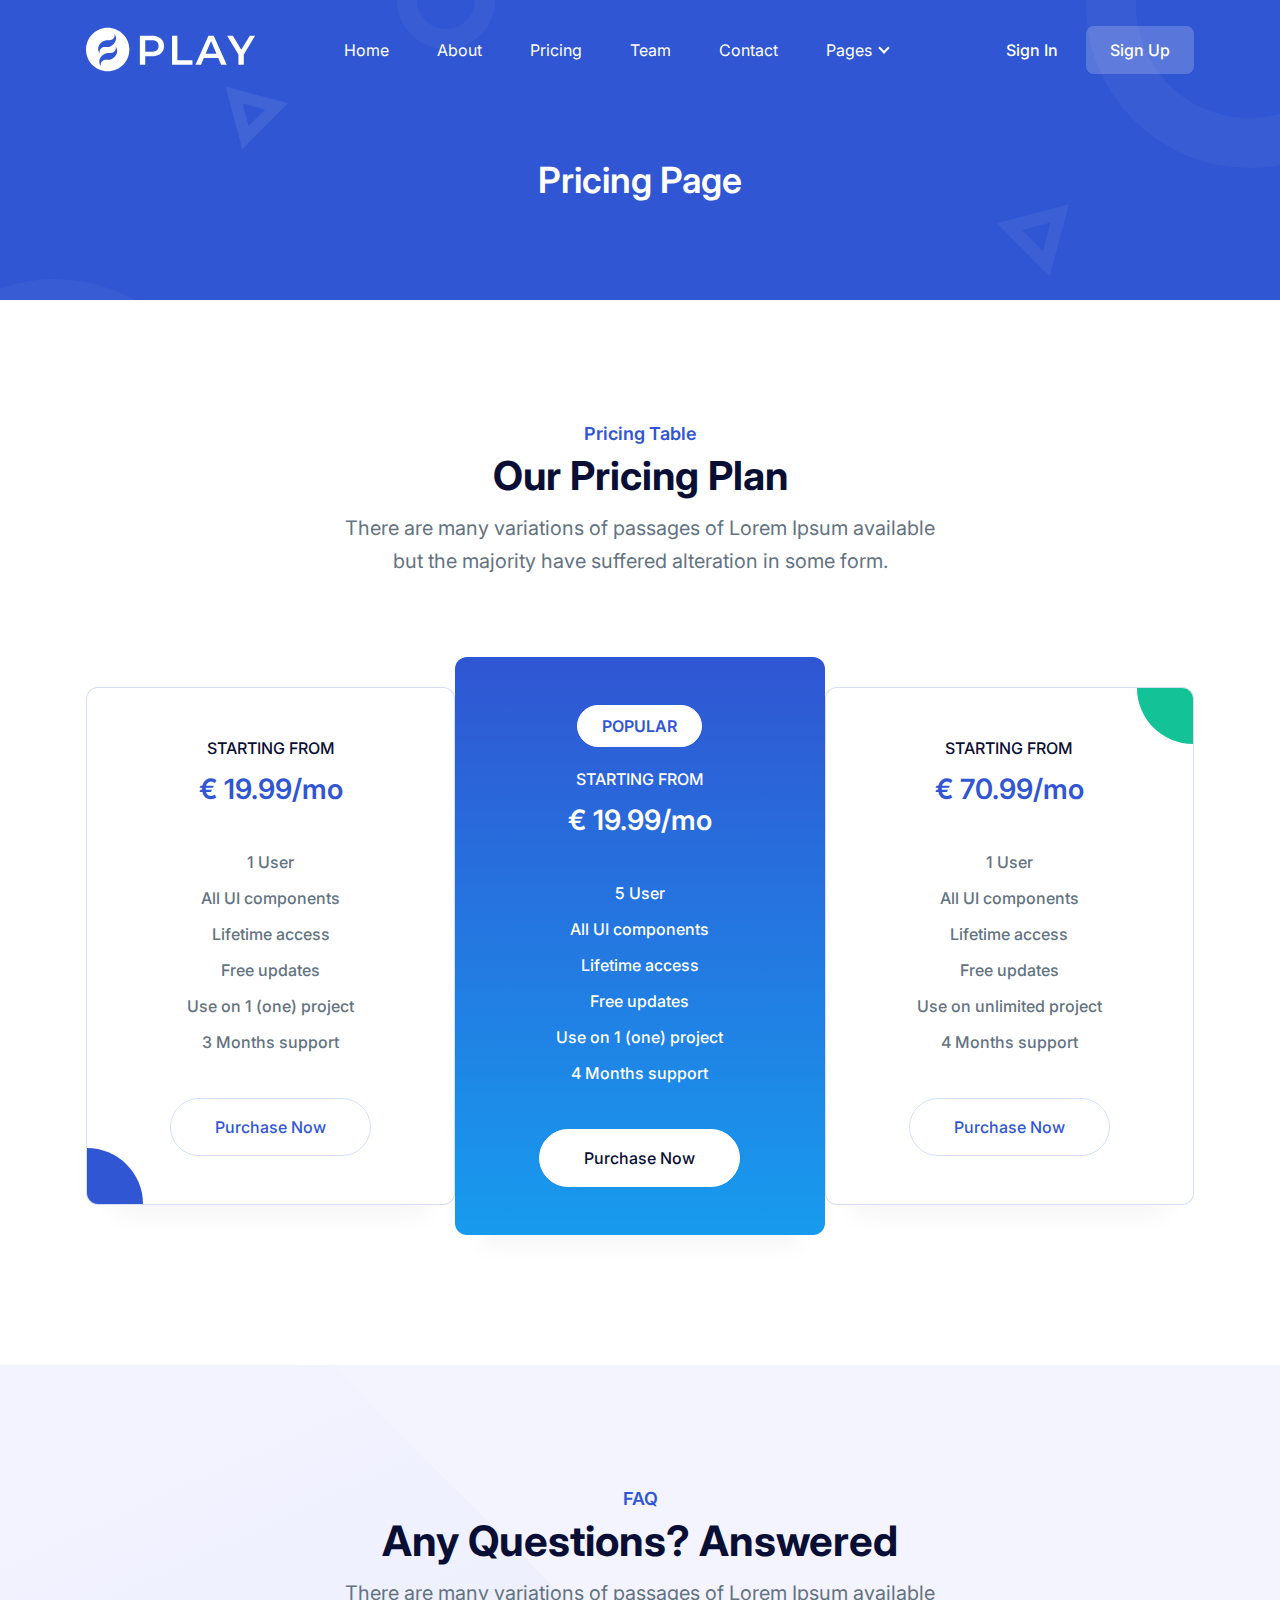
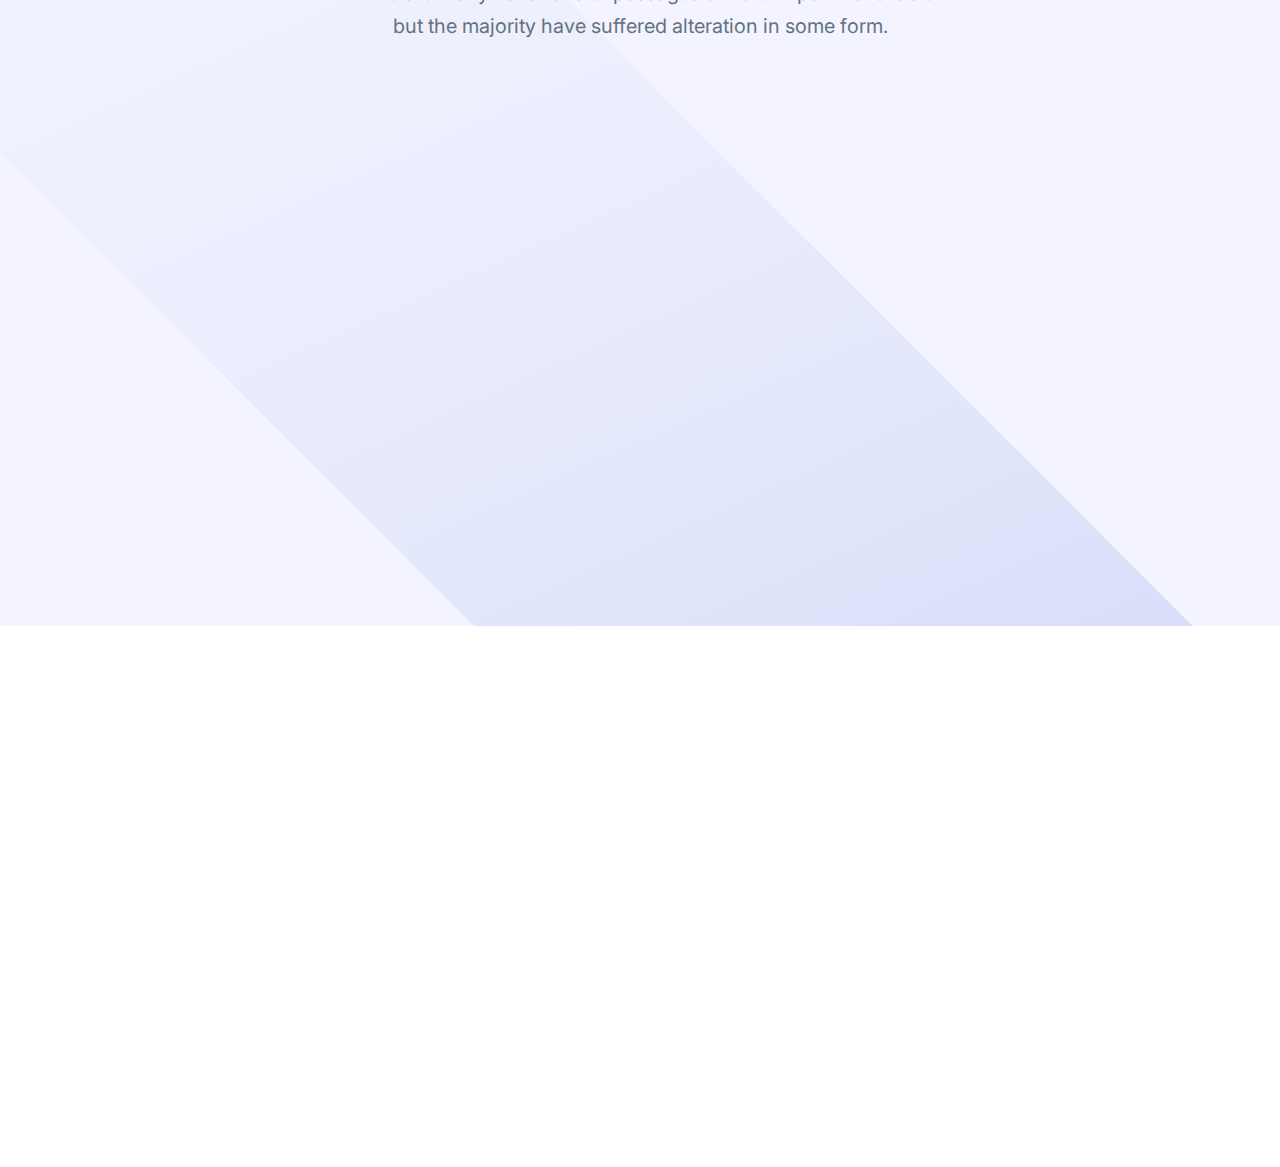
<file: docs/pricing.html>
<!DOCTYPE html>
<html lang="en">
  <head>
    <meta charset="UTF-8" />
    <meta http-equiv="X-UA-Compatible" content="IE=edge" />
    <meta name="viewport" content="width=device-width, initial-scale=1.0" />
    <title>Pricing | Play Tailwind</title>
    <link
      rel="shortcut icon"
      href="assets/images/favicon.png"
      type="image/x-icon"
    />
    <link rel="stylesheet" href="assets/css/animate.css" />
    <link rel="stylesheet" href="assets/css/tailwind.css" />

    <!-- ==== WOW JS ==== -->
    <script src="assets/js/wow.min.js"></script>
    <script>
      new WOW().init();
    </script>
  </head>
  <body>
    <!-- ====== Navbar Section Start -->
    <div
      class="
        ud-header
        bg-transparent
        absolute
        top-0
        left-0
        z-40
        w-full
        flex
        items-center
      "
    >
      <div class="container">
        <div class="flex -mx-4 items-center justify-between relative">
          <div class="px-4 w-60 max-w-full">
            <a href="index.html" class="navbar-logo w-full block py-5">
              <img
                src="assets/images/logo/logo-white.svg"
                alt="logo"
                class="w-full header-logo"
              />
            </a>
          </div>
          <div class="flex px-4 justify-between items-center w-full">
            <div>
              <button
                id="navbarToggler"
                class="
                  block
                  absolute
                  right-4
                  top-1/2
                  -translate-y-1/2
                  lg:hidden
                  focus:ring-2
                  ring-primary
                  px-3
                  py-[6px]
                  rounded-lg
                "
              >
                <span
                  class="relative w-[30px] h-[2px] my-[6px] block bg-white"
                ></span>
                <span
                  class="relative w-[30px] h-[2px] my-[6px] block bg-white"
                ></span>
                <span
                  class="relative w-[30px] h-[2px] my-[6px] block bg-white"
                ></span>
              </button>
              <nav
                id="navbarCollapse"
                class="
                  absolute
                  py-5
                  lg:py-0 lg:px-4
                  xl:px-6
                  bg-white
                  lg:bg-transparent
                  shadow-lg
                  rounded-lg
                  max-w-[250px]
                  w-full
                  lg:max-w-full lg:w-full
                  right-4
                  top-full
                  hidden
                  lg:block lg:static lg:shadow-none
                "
              >
                <ul class="blcok lg:flex">
                  <li class="relative group">
                    <a
                      href="#home"
                      class="
                        ud-menu-scroll
                        text-base text-dark
                        lg:text-white
                        lg:group-hover:opacity-70
                        lg:group-hover:text-white
                        group-hover:text-primary
                        py-2
                        lg:py-6 lg:inline-flex lg:px-0
                        flex
                        mx-8
                        lg:mr-0
                      "
                    >
                      Home
                    </a>
                  </li>
                  <li class="relative group">
                    <a
                      href="/#about"
                      class="
                        ud-menu-scroll
                        text-base text-dark
                        lg:text-white
                        lg:group-hover:opacity-70
                        lg:group-hover:text-white
                        group-hover:text-primary
                        py-2
                        lg:py-6 lg:inline-flex lg:px-0
                        flex
                        mx-8
                        lg:mr-0 lg:ml-7
                        xl:ml-12
                      "
                    >
                      About
                    </a>
                  </li>
                  <li class="relative group">
                    <a
                      href="/#pricing"
                      class="
                        ud-menu-scroll
                        text-base text-dark
                        lg:text-white
                        lg:group-hover:opacity-70
                        lg:group-hover:text-white
                        group-hover:text-primary
                        py-2
                        lg:py-6 lg:inline-flex lg:px-0
                        flex
                        mx-8
                        lg:mr-0 lg:ml-7
                        xl:ml-12
                      "
                    >
                      Pricing
                    </a>
                  </li>
                  <li class="relative group">
                    <a
                      href="/#team"
                      class="
                        ud-menu-scroll
                        text-base text-dark
                        lg:text-white
                        lg:group-hover:opacity-70
                        lg:group-hover:text-white
                        group-hover:text-primary
                        py-2
                        lg:py-6 lg:inline-flex lg:px-0
                        flex
                        mx-8
                        lg:mr-0 lg:ml-7
                        xl:ml-12
                      "
                    >
                      Team
                    </a>
                  </li>
                  <li class="relative group">
                    <a
                      href="/#contact"
                      class="
                        ud-menu-scroll
                        text-base text-dark
                        lg:text-white
                        lg:group-hover:opacity-70
                        lg:group-hover:text-white
                        group-hover:text-primary
                        py-2
                        lg:py-6 lg:inline-flex lg:px-0
                        flex
                        mx-8
                        lg:mr-0 lg:ml-7
                        xl:ml-12
                      "
                    >
                      Contact
                    </a>
                  </li>
                  <li class="relative group submenu-item">
                    <a
                      href="javascript:void(0)"
                      class="
                        text-base text-dark
                        lg:text-white
                        lg:group-hover:opacity-70
                        lg:group-hover:text-white
                        group-hover:text-primary
                        py-2
                        lg:py-6 lg:inline-flex lg:pl-0 lg:pr-4
                        flex
                        mx-8
                        lg:mr-0 lg:ml-8
                        xl:ml-12
                        relative
                        after:absolute
                        after:w-2
                        after:h-2
                        after:border-b-2
                        after:border-r-2
                        after:border-current
                        after:rotate-45
                        lg:after:right-0
                        after:right-1
                        after:top-1/2
                        after:-translate-y-1/2
                        after:mt-[-2px]
                      "
                    >
                      Pages
                    </a>
                    <div
                      class="
                        submenu
                        hidden
                        relative
                        lg:absolute
                        w-[250px]
                        top-full
                        lg:top-[110%]
                        left-0
                        rounded-sm
                        lg:shadow-lg
                        p-4
                        lg:block lg:opacity-0 lg:invisible
                        group-hover:opacity-100
                        lg:group-hover:visible lg:group-hover:top-full
                        bg-white
                        transition-[top]
                        duration-300
                      "
                    >
                      <a
                        href="about.html"
                        class="
                          block
                          text-sm text-body-color
                          rounded
                          hover:text-primary
                          py-[10px]
                          px-4
                        "
                      >
                        About Page
                      </a>
                      <a
                        href="pricing.html"
                        class="
                          block
                          text-sm text-body-color
                          rounded
                          hover:text-primary
                          py-[10px]
                          px-4
                        "
                      >
                        Pricing Page
                      </a>
                      <a
                        href="contact.html"
                        class="
                          block
                          text-sm text-body-color
                          rounded
                          hover:text-primary
                          py-[10px]
                          px-4
                        "
                      >
                        Contact Page
                      </a>
                      <a
                        href="blog-grids.html"
                        class="
                          block
                          text-sm text-body-color
                          rounded
                          hover:text-primary
                          py-[10px]
                          px-4
                        "
                      >
                        Blog Grid Page
                      </a>
                      <a
                        href="blog-details.html"
                        class="
                          block
                          text-sm text-body-color
                          rounded
                          hover:text-primary
                          py-[10px]
                          px-4
                        "
                      >
                        Blog Details Page
                      </a>
                      <a
                        href="signup.html"
                        class="
                          block
                          text-sm text-body-color
                          rounded
                          hover:text-primary
                          py-[10px]
                          px-4
                        "
                      >
                        Sign Up Page
                      </a>
                      <a
                        href="signin.html"
                        class="
                          block
                          text-sm text-body-color
                          rounded
                          hover:text-primary
                          py-[10px]
                          px-4
                        "
                      >
                        Sign In Page
                      </a>
                      <a
                        href="404.html"
                        class="
                          block
                          text-sm text-body-color
                          rounded
                          hover:text-primary
                          py-[10px]
                          px-4
                        "
                      >
                        404 Page
                      </a>
                    </div>
                  </li>
                </ul>
              </nav>
            </div>
            <div class="sm:flex justify-end hidden pr-16 lg:pr-0">
              <a
                href="signin.html"
                class="
                  text-base
                  font-medium
                  text-white
                  hover:opacity-70
                  py-3
                  px-7
                  loginBtn
                "
              >
                Sign In
              </a>
              <a
                href="signup.html"
                class="
                  text-base
                  font-medium
                  text-white
                  bg-white bg-opacity-20
                  rounded-lg
                  py-3
                  px-6
                  hover:bg-opacity-100 hover:text-dark
                  signUpBtn
                  duration-300
                  ease-in-out
                "
              >
                Sign Up
              </a>
            </div>
          </div>
        </div>
      </div>
    </div>
    <!-- ====== Navbar Section End -->

    <!-- ====== Banner Section Start -->
    <div
      class="
        relative
        z-10
        pt-[120px]
        md:pt-[130px]
        lg:pt-[160px]
        pb-[100px]
        bg-primary
        overflow-hidden
      "
    >
      <div class="container">
        <div class="flex flex-wrap items-center -mx-4">
          <div class="w-full px-4">
            <div class="text-center">
              <h1 class="font-semibold text-white text-4xl">Pricing Page</h1>
            </div>
          </div>
        </div>
      </div>
      <div>
        <span class="absolute top-0 left-0 z-[-1]">
          <svg
            width="495"
            height="470"
            viewBox="0 0 495 470"
            fill="none"
            xmlns="http://www.w3.org/2000/svg"
          >
            <circle
              cx="55"
              cy="442"
              r="138"
              stroke="white"
              stroke-opacity="0.04"
              stroke-width="50"
            />
            <circle
              cx="446"
              r="39"
              stroke="white"
              stroke-opacity="0.04"
              stroke-width="20"
            />
            <path
              d="M245.406 137.609L233.985 94.9852L276.609 106.406L245.406 137.609Z"
              stroke="white"
              stroke-opacity="0.08"
              stroke-width="12"
            />
          </svg>
        </span>
        <span class="absolute top-0 right-0 z-[-1]">
          <svg
            width="493"
            height="470"
            viewBox="0 0 493 470"
            fill="none"
            xmlns="http://www.w3.org/2000/svg"
          >
            <circle
              cx="462"
              cy="5"
              r="138"
              stroke="white"
              stroke-opacity="0.04"
              stroke-width="50"
            />
            <circle
              cx="49"
              cy="470"
              r="39"
              stroke="white"
              stroke-opacity="0.04"
              stroke-width="20"
            />
            <path
              d="M222.393 226.701L272.808 213.192L259.299 263.607L222.393 226.701Z"
              stroke="white"
              stroke-opacity="0.06"
              stroke-width="13"
            />
          </svg>
        </span>
      </div>
    </div>
    <!-- ====== Banner Section End -->

    <!-- ====== Pricing Section Start -->
    <section
      id="pricing"
      class="
        bg-white
        pt-20
        lg:pt-[120px]
        pb-12
        lg:pb-[90px]
        relative
        z-20
        overflow-hidden
      "
    >
      <div class="container">
        <div class="flex flex-wrap -mx-4">
          <div class="w-full px-4">
            <div class="text-center mx-auto mb-[60px] lg:mb-20 max-w-[620px]">
              <span class="font-semibold text-lg text-primary mb-2 block">
                Pricing Table
              </span>
              <h2
                class="
                  font-bold
                  text-3xl
                  sm:text-4xl
                  md:text-[40px]
                  text-dark
                  mb-4
                "
              >
                Our Pricing Plan
              </h2>
              <p
                class="
                  text-lg
                  sm:text-xl
                  leading-relaxed
                  sm:leading-relaxed
                  text-body-color
                "
              >
                There are many variations of passages of Lorem Ipsum available
                but the majority have suffered alteration in some form.
              </p>
            </div>
          </div>
        </div>

        <div class="flex flex-wrap items-center justify-center">
          <div class="w-full md:w-1/2 lg:w-1/3">
            <div
              class="
                bg-white
                rounded-xl
                relative
                z-10
                overflow-hidden
                border border-primary border-opacity-20
                shadow-pricing
                py-10
                px-8
                sm:p-12
                lg:py-10 lg:px-6
                xl:p-12
                mb-10
                text-center
                wow
                fadeInUp
              "
              data-wow-delay=".15s
              "
            >
              <span
                class="text-dark font-medium text-base uppercase block mb-2"
              >
                STARTING FROM
              </span>
              <h2 class="font-semibold text-primary mb-9 text-[28px]">
                € 19.99/mo
              </h2>

              <div class="mb-10">
                <p
                  class="
                    text-base
                    font-medium
                    text-body-color
                    leading-loose
                    mb-1
                  "
                >
                  1 User
                </p>
                <p
                  class="
                    text-base
                    font-medium
                    text-body-color
                    leading-loose
                    mb-1
                  "
                >
                  All UI components
                </p>
                <p
                  class="
                    text-base
                    font-medium
                    text-body-color
                    leading-loose
                    mb-1
                  "
                >
                  Lifetime access
                </p>
                <p
                  class="
                    text-base
                    font-medium
                    text-body-color
                    leading-loose
                    mb-1
                  "
                >
                  Free updates
                </p>
                <p
                  class="
                    text-base
                    font-medium
                    text-body-color
                    leading-loose
                    mb-1
                  "
                >
                  Use on 1 (one) project
                </p>
                <p
                  class="
                    text-base
                    font-medium
                    text-body-color
                    leading-loose
                    mb-1
                  "
                >
                  3 Months support
                </p>
              </div>
              <div class="w-full">
                <a
                  href="javascript:void(0)"
                  class="
                    inline-block
                    text-base
                    font-medium
                    text-primary
                    bg-transparent
                    border border-[#D4DEFF]
                    rounded-full
                    text-center
                    py-4
                    px-11
                    hover:text-white hover:bg-primary hover:border-primary
                    transition
                    duration-300
                    ease-in-out
                  "
                >
                  Purchase Now
                </a>
              </div>
              <span
                class="
                  absolute
                  left-0
                  bottom-0
                  z-[-1]
                  w-14
                  h-14
                  rounded-tr-full
                  block
                  bg-primary
                "
              >
              </span>
            </div>
          </div>
          <div class="w-full md:w-1/2 lg:w-1/3">
            <div
              class="
                bg-primary bg-gradient-to-b
                from-primary
                to-[#179BEE]
                rounded-xl
                relative
                z-10
                overflow-hidden
                shadow-pricing
                py-10
                px-8
                sm:p-12
                lg:py-10 lg:px-6
                xl:p-12
                mb-10
                text-center
                wow
                fadeInUp
              "
              data-wow-delay=".1s
              "
            >
              <span
                class="
                  inline-block
                  py-2
                  px-6
                  border border-white
                  rounded-full
                  text-base
                  font-semibold
                  text-primary
                  bg-white
                  uppercase
                  mb-5
                "
              >
                POPULAR
              </span>
              <span
                class="text-white font-medium text-base uppercase block mb-2"
              >
                STARTING FROM
              </span>
              <h2 class="font-semibold text-white mb-9 text-[28px]">
                € 19.99/mo
              </h2>

              <div class="mb-10">
                <p class="text-base font-medium text-white leading-loose mb-1">
                  5 User
                </p>
                <p class="text-base font-medium text-white leading-loose mb-1">
                  All UI components
                </p>
                <p class="text-base font-medium text-white leading-loose mb-1">
                  Lifetime access
                </p>
                <p class="text-base font-medium text-white leading-loose mb-1">
                  Free updates
                </p>
                <p class="text-base font-medium text-white leading-loose mb-1">
                  Use on 1 (one) project
                </p>
                <p class="text-base font-medium text-white leading-loose mb-1">
                  4 Months support
                </p>
              </div>
              <div class="w-full">
                <a
                  href="javascript:void(0)"
                  class="
                    inline-block
                    text-base
                    font-medium
                    text-dark
                    bg-white
                    border border-white
                    rounded-full
                    text-center
                    py-4
                    px-11
                    hover:text-white hover:bg-dark hover:border-dark
                    transition
                    duration-300
                    ease-in-out
                  "
                >
                  Purchase Now
                </a>
              </div>
            </div>
          </div>
          <div class="w-full md:w-1/2 lg:w-1/3">
            <div
              class="
                bg-white
                rounded-xl
                relative
                z-10
                overflow-hidden
                border border-primary border-opacity-20
                shadow-pricing
                py-10
                px-8
                sm:p-12
                lg:py-10 lg:px-6
                xl:p-12
                mb-10
                text-center
                wow
                fadeInUp
              "
              data-wow-delay=".15s
              "
            >
              <span
                class="text-dark font-medium text-base uppercase block mb-2"
              >
                STARTING FROM
              </span>
              <h2 class="font-semibold text-primary mb-9 text-[28px]">
                € 70.99/mo
              </h2>

              <div class="mb-10">
                <p
                  class="
                    text-base
                    font-medium
                    text-body-color
                    leading-loose
                    mb-1
                  "
                >
                  1 User
                </p>
                <p
                  class="
                    text-base
                    font-medium
                    text-body-color
                    leading-loose
                    mb-1
                  "
                >
                  All UI components
                </p>
                <p
                  class="
                    text-base
                    font-medium
                    text-body-color
                    leading-loose
                    mb-1
                  "
                >
                  Lifetime access
                </p>
                <p
                  class="
                    text-base
                    font-medium
                    text-body-color
                    leading-loose
                    mb-1
                  "
                >
                  Free updates
                </p>
                <p
                  class="
                    text-base
                    font-medium
                    text-body-color
                    leading-loose
                    mb-1
                  "
                >
                  Use on unlimited project
                </p>
                <p
                  class="
                    text-base
                    font-medium
                    text-body-color
                    leading-loose
                    mb-1
                  "
                >
                  4 Months support
                </p>
              </div>
              <div class="w-full">
                <a
                  href="javascript:void(0)"
                  class="
                    inline-block
                    text-base
                    font-medium
                    text-primary
                    bg-transparent
                    border border-[#D4DEFF]
                    rounded-full
                    text-center
                    py-4
                    px-11
                    hover:text-white hover:bg-primary hover:border-primary
                    transition
                    duration-300
                    ease-in-out
                  "
                >
                  Purchase Now
                </a>
              </div>

              <span
                class="
                  absolute
                  right-0
                  top-0
                  z-[-1]
                  w-14
                  h-14
                  rounded-bl-full
                  block
                  bg-secondary
                "
              >
              </span>
            </div>
          </div>
        </div>
      </div>
    </section>
    <!-- ====== Pricing Section End -->

    <!-- ====== Faq Section Start -->
    <section
      class="
        bg-[#f3f4ff]
        pt-20
        lg:pt-[120px]
        pb-12
        lg:pb-[90px]
        relative
        z-20
        overflow-hidden
      "
    >
      <div class="container">
        <div class="flex flex-wrap -mx-4">
          <div class="w-full px-4">
            <div class="text-center mx-auto mb-[60px] lg:mb-20 max-w-[620px]">
              <span class="font-semibold text-lg text-primary mb-2 block">
                FAQ
              </span>
              <h2
                class="
                  font-bold
                  text-3xl
                  sm:text-4xl
                  md:text-[42px]
                  text-dark
                  mb-4
                "
              >
                Any Questions? Answered
              </h2>
              <p
                class="
                  text-lg
                  sm:text-xl
                  leading-relaxed
                  sm:leading-relaxed
                  text-body-color
                "
              >
                There are many variations of passages of Lorem Ipsum available
                but the majority have suffered alteration in some form.
              </p>
            </div>
          </div>
        </div>

        <div class="flex flex-wrap -mx-4">
          <div class="w-full lg:w-1/2 px-4">
            <div
              class="
                single-faq
                w-full
                bg-white
                border border-[#F3F4FE]
                rounded-lg
                p-5
                sm:p-8
                mb-8
                wow
                fadeInUp
              "
              data-wow-delay=".1s
              "
            >
              <button class="faq-btn flex items-center w-full text-left">
                <div
                  class="
                    w-full
                    max-w-[40px]
                    h-10
                    flex
                    items-center
                    justify-center
                    rounded-lg
                    bg-primary
                    text-primary
                    bg-opacity-5
                    mr-5
                  "
                >
                  <svg
                    width="17"
                    height="10"
                    viewBox="0 0 17 10"
                    class="fill-current icon"
                  >
                    <path
                      d="M7.28687 8.43257L7.28679 8.43265L7.29496 8.43985C7.62576 8.73124 8.02464 8.86001 8.41472 8.86001C8.83092 8.86001 9.22376 8.69083 9.53447 8.41713L9.53454 8.41721L9.54184 8.41052L15.7631 2.70784L15.7691 2.70231L15.7749 2.69659C16.0981 2.38028 16.1985 1.80579 15.7981 1.41393C15.4803 1.1028 14.9167 1.00854 14.5249 1.38489L8.41472 7.00806L2.29995 1.38063L2.29151 1.37286L2.28271 1.36548C1.93092 1.07036 1.38469 1.06804 1.03129 1.41393L1.01755 1.42738L1.00488 1.44184C0.69687 1.79355 0.695778 2.34549 1.0545 2.69659L1.05999 2.70196L1.06565 2.70717L7.28687 8.43257Z"
                      fill="#3056D3"
                      stroke="#3056D3"
                    />
                  </svg>
                </div>
                <div class="w-full">
                  <h4 class="text-base sm:text-lg font-semibold text-black">
                    How to use UIdeck?
                  </h4>
                </div>
              </button>
              <div class="faq-content pl-[62px] hidden">
                <p class="text-base text-body-color leading-relaxed py-3">
                  It takes 2-3 weeks to get your first blog post ready. That
                  includes the in-depth research & creation of your monthly
                  content marketing strategy that we do before writing your
                  first blog post, Ipsum available .
                </p>
              </div>
            </div>
            <div
              class="
                single-faq
                w-full
                bg-white
                border border-[#F3F4FE]
                rounded-lg
                p-5
                sm:p-8
                mb-8
                wow
                fadeInUp
              "
              data-wow-delay=".15s
              "
            >
              <button class="faq-btn flex items-center w-full text-left">
                <div
                  class="
                    w-full
                    max-w-[40px]
                    h-10
                    flex
                    items-center
                    justify-center
                    rounded-lg
                    bg-primary
                    text-primary
                    bg-opacity-5
                    mr-5
                  "
                >
                  <svg
                    width="17"
                    height="10"
                    viewBox="0 0 17 10"
                    class="fill-current icon"
                  >
                    <path
                      d="M7.28687 8.43257L7.28679 8.43265L7.29496 8.43985C7.62576 8.73124 8.02464 8.86001 8.41472 8.86001C8.83092 8.86001 9.22376 8.69083 9.53447 8.41713L9.53454 8.41721L9.54184 8.41052L15.7631 2.70784L15.7691 2.70231L15.7749 2.69659C16.0981 2.38028 16.1985 1.80579 15.7981 1.41393C15.4803 1.1028 14.9167 1.00854 14.5249 1.38489L8.41472 7.00806L2.29995 1.38063L2.29151 1.37286L2.28271 1.36548C1.93092 1.07036 1.38469 1.06804 1.03129 1.41393L1.01755 1.42738L1.00488 1.44184C0.69687 1.79355 0.695778 2.34549 1.0545 2.69659L1.05999 2.70196L1.06565 2.70717L7.28687 8.43257Z"
                      fill="#3056D3"
                      stroke="#3056D3"
                    />
                  </svg>
                </div>
                <div class="w-full">
                  <h4 class="text-base sm:text-lg font-semibold text-black">
                    How to download icons from LineIcons?
                  </h4>
                </div>
              </button>
              <div class="faq-content pl-[62px] hidden">
                <p class="text-base text-body-color leading-relaxed py-3">
                  It takes 2-3 weeks to get your first blog post ready. That
                  includes the in-depth research & creation of your monthly
                  content marketing strategy that we do before writing your
                  first blog post, Ipsum available .
                </p>
              </div>
            </div>
            <div
              class="
                single-faq
                w-full
                bg-white
                border border-[#F3F4FE]
                rounded-lg
                p-5
                sm:p-8
                mb-8
                wow
                fadeInUp
              "
              data-wow-delay=".2s
              "
            >
              <button class="faq-btn flex items-center w-full text-left">
                <div
                  class="
                    w-full
                    max-w-[40px]
                    h-10
                    flex
                    items-center
                    justify-center
                    rounded-lg
                    bg-primary
                    text-primary
                    bg-opacity-5
                    mr-5
                  "
                >
                  <svg
                    width="17"
                    height="10"
                    viewBox="0 0 17 10"
                    class="fill-current icon"
                  >
                    <path
                      d="M7.28687 8.43257L7.28679 8.43265L7.29496 8.43985C7.62576 8.73124 8.02464 8.86001 8.41472 8.86001C8.83092 8.86001 9.22376 8.69083 9.53447 8.41713L9.53454 8.41721L9.54184 8.41052L15.7631 2.70784L15.7691 2.70231L15.7749 2.69659C16.0981 2.38028 16.1985 1.80579 15.7981 1.41393C15.4803 1.1028 14.9167 1.00854 14.5249 1.38489L8.41472 7.00806L2.29995 1.38063L2.29151 1.37286L2.28271 1.36548C1.93092 1.07036 1.38469 1.06804 1.03129 1.41393L1.01755 1.42738L1.00488 1.44184C0.69687 1.79355 0.695778 2.34549 1.0545 2.69659L1.05999 2.70196L1.06565 2.70717L7.28687 8.43257Z"
                      fill="#3056D3"
                      stroke="#3056D3"
                    />
                  </svg>
                </div>
                <div class="w-full">
                  <h4 class="text-base sm:text-lg font-semibold text-black">
                    Is GrayGrids part of UIdeck?
                  </h4>
                </div>
              </button>
              <div class="faq-content pl-[62px] hidden">
                <p class="text-base text-body-color leading-relaxed py-3">
                  It takes 2-3 weeks to get your first blog post ready. That
                  includes the in-depth research & creation of your monthly
                  content marketing strategy that we do before writing your
                  first blog post, Ipsum available .
                </p>
              </div>
            </div>
          </div>
          <div class="w-full lg:w-1/2 px-4">
            <div
              class="
                single-faq
                w-full
                bg-white
                border border-[#F3F4FE]
                rounded-lg
                p-5
                sm:p-8
                mb-8
                wow
                fadeInUp
              "
              data-wow-delay=".1s
              "
            >
              <button class="faq-btn flex items-center w-full text-left">
                <div
                  class="
                    w-full
                    max-w-[40px]
                    h-10
                    flex
                    items-center
                    justify-center
                    rounded-lg
                    bg-primary
                    text-primary
                    bg-opacity-5
                    mr-5
                  "
                >
                  <svg
                    width="17"
                    height="10"
                    viewBox="0 0 17 10"
                    class="fill-current icon"
                  >
                    <path
                      d="M7.28687 8.43257L7.28679 8.43265L7.29496 8.43985C7.62576 8.73124 8.02464 8.86001 8.41472 8.86001C8.83092 8.86001 9.22376 8.69083 9.53447 8.41713L9.53454 8.41721L9.54184 8.41052L15.7631 2.70784L15.7691 2.70231L15.7749 2.69659C16.0981 2.38028 16.1985 1.80579 15.7981 1.41393C15.4803 1.1028 14.9167 1.00854 14.5249 1.38489L8.41472 7.00806L2.29995 1.38063L2.29151 1.37286L2.28271 1.36548C1.93092 1.07036 1.38469 1.06804 1.03129 1.41393L1.01755 1.42738L1.00488 1.44184C0.69687 1.79355 0.695778 2.34549 1.0545 2.69659L1.05999 2.70196L1.06565 2.70717L7.28687 8.43257Z"
                      fill="#3056D3"
                      stroke="#3056D3"
                    />
                  </svg>
                </div>
                <div class="w-full">
                  <h4 class="text-base sm:text-lg font-semibold text-black">
                    Can I use this template for commercial project?
                  </h4>
                </div>
              </button>
              <div class="faq-content pl-[62px] hidden">
                <p class="text-base text-body-color leading-relaxed py-3">
                  It takes 2-3 weeks to get your first blog post ready. That
                  includes the in-depth research & creation of your monthly
                  content marketing strategy that we do before writing your
                  first blog post, Ipsum available .
                </p>
              </div>
            </div>
            <div
              class="
                single-faq
                w-full
                bg-white
                border border-[#F3F4FE]
                rounded-lg
                p-5
                sm:p-8
                mb-8
                wow
                fadeInUp
              "
              data-wow-delay=".15s
              "
            >
              <button class="faq-btn flex items-center w-full text-left">
                <div
                  class="
                    w-full
                    max-w-[40px]
                    h-10
                    flex
                    items-center
                    justify-center
                    rounded-lg
                    bg-primary
                    text-primary
                    bg-opacity-5
                    mr-5
                  "
                >
                  <svg
                    width="17"
                    height="10"
                    viewBox="0 0 17 10"
                    class="fill-current icon"
                  >
                    <path
                      d="M7.28687 8.43257L7.28679 8.43265L7.29496 8.43985C7.62576 8.73124 8.02464 8.86001 8.41472 8.86001C8.83092 8.86001 9.22376 8.69083 9.53447 8.41713L9.53454 8.41721L9.54184 8.41052L15.7631 2.70784L15.7691 2.70231L15.7749 2.69659C16.0981 2.38028 16.1985 1.80579 15.7981 1.41393C15.4803 1.1028 14.9167 1.00854 14.5249 1.38489L8.41472 7.00806L2.29995 1.38063L2.29151 1.37286L2.28271 1.36548C1.93092 1.07036 1.38469 1.06804 1.03129 1.41393L1.01755 1.42738L1.00488 1.44184C0.69687 1.79355 0.695778 2.34549 1.0545 2.69659L1.05999 2.70196L1.06565 2.70717L7.28687 8.43257Z"
                      fill="#3056D3"
                      stroke="#3056D3"
                    />
                  </svg>
                </div>
                <div class="w-full">
                  <h4 class="text-base sm:text-lg font-semibold text-black">
                    Do you have plan to releasing Play Pro?
                  </h4>
                </div>
              </button>
              <div class="faq-content pl-[62px] hidden">
                <p class="text-base text-body-color leading-relaxed py-3">
                  It takes 2-3 weeks to get your first blog post ready. That
                  includes the in-depth research & creation of your monthly
                  content marketing strategy that we do before writing your
                  first blog post, Ipsum available .
                </p>
              </div>
            </div>
            <div
              class="
                single-faq
                w-full
                bg-white
                border border-[#F3F4FE]
                rounded-lg
                p-5
                sm:p-8
                mb-8
                wow
                fadeInUp
              "
              data-wow-delay=".2s
              "
            >
              <button class="faq-btn flex items-center w-full text-left">
                <div
                  class="
                    w-full
                    max-w-[40px]
                    h-10
                    flex
                    items-center
                    justify-center
                    rounded-lg
                    bg-primary
                    text-primary
                    bg-opacity-5
                    mr-5
                  "
                >
                  <svg
                    width="17"
                    height="10"
                    viewBox="0 0 17 10"
                    class="fill-current icon"
                  >
                    <path
                      d="M7.28687 8.43257L7.28679 8.43265L7.29496 8.43985C7.62576 8.73124 8.02464 8.86001 8.41472 8.86001C8.83092 8.86001 9.22376 8.69083 9.53447 8.41713L9.53454 8.41721L9.54184 8.41052L15.7631 2.70784L15.7691 2.70231L15.7749 2.69659C16.0981 2.38028 16.1985 1.80579 15.7981 1.41393C15.4803 1.1028 14.9167 1.00854 14.5249 1.38489L8.41472 7.00806L2.29995 1.38063L2.29151 1.37286L2.28271 1.36548C1.93092 1.07036 1.38469 1.06804 1.03129 1.41393L1.01755 1.42738L1.00488 1.44184C0.69687 1.79355 0.695778 2.34549 1.0545 2.69659L1.05999 2.70196L1.06565 2.70717L7.28687 8.43257Z"
                      fill="#3056D3"
                      stroke="#3056D3"
                    />
                  </svg>
                </div>
                <div class="w-full">
                  <h4 class="text-base sm:text-lg font-semibold text-black">
                    Where and how to host this template?
                  </h4>
                </div>
              </button>
              <div class="faq-content pl-[62px] hidden">
                <p class="text-base text-body-color leading-relaxed py-3">
                  It takes 2-3 weeks to get your first blog post ready. That
                  includes the in-depth research & creation of your monthly
                  content marketing strategy that we do before writing your
                  first blog post, Ipsum available .
                </p>
              </div>
            </div>
          </div>
        </div>
      </div>

      <div class="absolute bottom-0 right-0 z-[-1]">
        <svg
          width="1440"
          height="886"
          viewBox="0 0 1440 886"
          fill="none"
          xmlns="http://www.w3.org/2000/svg"
        >
          <path
            opacity="0.5"
            d="M193.307 -273.321L1480.87 1014.24L1121.85 1373.26C1121.85 1373.26 731.745 983.231 478.513 729.927C225.976 477.317 -165.714 85.6993 -165.714 85.6993L193.307 -273.321Z"
            fill="url(#paint0_linear)"
          />
          <defs>
            <linearGradient
              id="paint0_linear"
              x1="1308.65"
              y1="1142.58"
              x2="602.827"
              y2="-418.681"
              gradientUnits="userSpaceOnUse"
            >
              <stop stop-color="#3056D3" stop-opacity="0.36" />
              <stop offset="1" stop-color="#F5F2FD" stop-opacity="0" />
              <stop offset="1" stop-color="#F5F2FD" stop-opacity="0.096144" />
            </linearGradient>
          </defs>
        </svg>
      </div>
    </section>
    <!-- ====== Faq Section End -->

    <!-- ====== Footer Section Start -->
    <footer
      class="bg-black pt-20 lg:pt-[120px] relative z-10 wow fadeInUp"
      data-wow-delay=".15s"
    >
      <div class="container">
        <div class="flex flex-wrap -mx-4">
          <div class="w-full sm:w-1/2 md:w-1/2 lg:w-4/12 xl:w-3/12 px-4">
            <div class="w-full mb-10">
              <a
                href="javascript:void(0)"
                class="inline-block max-w-[160px] mb-6"
              >
                <img
                  src="assets/images/logo/logo-white.svg"
                  alt="logo"
                  class="max-w-full"
                />
              </a>
              <p class="text-base text-[#f3f4fe] mb-7">
                We create digital experiences for brands and companies by using
                technology.
              </p>
              <div class="flex items-center -mx-3">
                <a
                  href="javascript:void(0)"
                  class="px-3 text-[#dddddd] hover:text-white"
                >
                  <svg
                    width="10"
                    height="18"
                    viewBox="0 0 10 18"
                    class="fill-current"
                  >
                    <path
                      d="M9.00007 6.82105H7.50006H6.96434V6.27097V4.56571V4.01562H7.50006H8.62507C8.91971 4.01562 9.16078 3.79559 9.16078 3.46554V0.550085C9.16078 0.247538 8.9465 0 8.62507 0H6.66969C4.55361 0 3.08038 1.54024 3.08038 3.82309V6.21596V6.76605H2.54466H0.72322C0.348217 6.76605 0 7.06859 0 7.50866V9.48897C0 9.87402 0.294645 10.2316 0.72322 10.2316H2.49109H3.02681V10.7817V16.31C3.02681 16.6951 3.32145 17.0526 3.75003 17.0526H6.26791C6.42862 17.0526 6.56255 16.9701 6.66969 16.8601C6.77684 16.7501 6.8572 16.5576 6.8572 16.3925V10.8092V10.2591H7.4197H8.62507C8.97328 10.2591 9.24114 10.0391 9.29471 9.709V9.6815V9.65399L9.66972 7.7562C9.6965 7.56367 9.66972 7.34363 9.509 7.1236C9.45543 6.98608 9.21436 6.84856 9.00007 6.82105Z"
                    />
                  </svg>
                </a>
                <a
                  href="javascript:void(0)"
                  class="px-3 text-[#dddddd] hover:text-white"
                >
                  <svg
                    width="19"
                    height="15"
                    viewBox="0 0 19 15"
                    class="fill-current"
                  >
                    <path
                      d="M16.2622 3.17878L17.33 1.93293C17.6391 1.59551 17.7234 1.33595 17.7515 1.20618C16.9085 1.67337 16.1217 1.82911 15.6159 1.82911H15.4192L15.3068 1.72528C14.6324 1.18022 13.7894 0.894714 12.8902 0.894714C10.9233 0.894714 9.37779 2.40012 9.37779 4.13913C9.37779 4.24295 9.37779 4.39868 9.40589 4.5025L9.49019 5.02161L8.90009 4.99565C5.30334 4.89183 2.35288 2.03675 1.87518 1.5436C1.08839 2.84136 1.53799 4.08722 2.01568 4.86587L2.97107 6.31937L1.45369 5.54071C1.48179 6.63084 1.93138 7.48736 2.80247 8.11029L3.56116 8.62939L2.80247 8.9149C3.28017 10.2386 4.34795 10.7837 5.13474 10.9913L6.17443 11.2509L5.19094 11.8738C3.61736 12.912 1.65039 12.8342 0.779297 12.7563C2.54957 13.8983 4.65705 14.1579 6.11823 14.1579C7.21412 14.1579 8.02901 14.0541 8.2257 13.9762C16.0936 12.2631 16.4589 5.77431 16.4589 4.47655V4.29486L16.6275 4.19104C17.5829 3.36047 17.9763 2.91923 18.2011 2.65967C18.1168 2.68563 18.0044 2.73754 17.892 2.7635L16.2622 3.17878Z"
                    />
                  </svg>
                </a>
                <a
                  href="javascript:void(0)"
                  class="px-3 text-[#dddddd] hover:text-white"
                >
                  <svg
                    width="18"
                    height="18"
                    viewBox="0 0 18 18"
                    class="fill-current"
                  >
                    <path
                      d="M8.91688 12.4995C10.6918 12.4995 12.1306 11.0911 12.1306 9.35385C12.1306 7.61655 10.6918 6.20819 8.91688 6.20819C7.14197 6.20819 5.70312 7.61655 5.70312 9.35385C5.70312 11.0911 7.14197 12.4995 8.91688 12.4995Z"
                    />
                    <path
                      d="M12.4078 0.947388H5.37075C2.57257 0.947388 0.300781 3.17104 0.300781 5.90993V12.7436C0.300781 15.5367 2.57257 17.7604 5.37075 17.7604H12.3524C15.2059 17.7604 17.4777 15.5367 17.4777 12.7978V5.90993C17.4777 3.17104 15.2059 0.947388 12.4078 0.947388ZM8.91696 13.4758C6.56206 13.4758 4.70584 11.6047 4.70584 9.35389C4.70584 7.10312 6.58976 5.23199 8.91696 5.23199C11.2165 5.23199 13.1004 7.10312 13.1004 9.35389C13.1004 11.6047 11.2442 13.4758 8.91696 13.4758ZM14.735 5.61164C14.4579 5.90993 14.0423 6.07264 13.5714 6.07264C13.1558 6.07264 12.7402 5.90993 12.4078 5.61164C12.103 5.31334 11.9368 4.9337 11.9368 4.47269C11.9368 4.01169 12.103 3.65916 12.4078 3.33375C12.7125 3.00834 13.1004 2.84563 13.5714 2.84563C13.9869 2.84563 14.4302 3.00834 14.735 3.30663C15.012 3.65916 15.2059 4.06593 15.2059 4.49981C15.1782 4.9337 15.012 5.31334 14.735 5.61164Z"
                    />
                    <path
                      d="M13.5985 3.82184C13.2383 3.82184 12.9336 4.12013 12.9336 4.47266C12.9336 4.82519 13.2383 5.12349 13.5985 5.12349C13.9587 5.12349 14.2634 4.82519 14.2634 4.47266C14.2634 4.12013 13.9864 3.82184 13.5985 3.82184Z"
                    />
                  </svg>
                </a>
                <a
                  href="javascript:void(0)"
                  class="px-3 text-[#dddddd] hover:text-white"
                >
                  <svg
                    width="18"
                    height="18"
                    viewBox="0 0 18 18"
                    class="fill-current"
                  >
                    <path
                      d="M16.7821 0.947388H1.84847C1.14272 0.947388 0.578125 1.49747 0.578125 2.18508V16.7623C0.578125 17.4224 1.14272 18 1.84847 18H16.7257C17.4314 18 17.996 17.4499 17.996 16.7623V2.15757C18.0525 1.49747 17.4879 0.947388 16.7821 0.947388ZM5.7442 15.4421H3.17528V7.32837H5.7442V15.4421ZM4.44563 6.2007C3.59873 6.2007 2.94944 5.5406 2.94944 4.74297C2.94944 3.94535 3.62696 3.28525 4.44563 3.28525C5.26429 3.28525 5.94181 3.94535 5.94181 4.74297C5.94181 5.5406 5.32075 6.2007 4.44563 6.2007ZM15.4835 15.4421H12.9146V11.509C12.9146 10.5739 12.8864 9.33618 11.5596 9.33618C10.2045 9.33618 10.0069 10.3813 10.0069 11.4265V15.4421H7.438V7.32837H9.95046V8.45605H9.9787C10.3457 7.79594 11.1644 7.13584 12.4347 7.13584C15.0601 7.13584 15.54 8.7861 15.54 11.0414V15.4421H15.4835Z"
                    />
                  </svg>
                </a>
              </div>
            </div>
          </div>
          <div class="w-full sm:w-1/2 md:w-1/2 lg:w-2/12 xl:w-2/12 px-4">
            <div class="w-full mb-10">
              <h4 class="text-white text-lg font-semibold mb-9">About Us</h4>
              <ul>
                <li>
                  <a
                    href="javascript:void(0)"
                    class="
                      inline-block
                      text-base text-[#f3f4fe]
                      hover:text-primary
                      leading-loose
                      mb-2
                    "
                  >
                    Home
                  </a>
                </li>
                <li>
                  <a
                    href="javascript:void(0)"
                    class="
                      inline-block
                      text-base text-[#f3f4fe]
                      hover:text-primary
                      leading-loose
                      mb-2
                    "
                  >
                    Features
                  </a>
                </li>
                <li>
                  <a
                    href="javascript:void(0)"
                    class="
                      inline-block
                      text-base text-[#f3f4fe]
                      hover:text-primary
                      leading-loose
                      mb-2
                    "
                  >
                    About
                  </a>
                </li>
                <li>
                  <a
                    href="javascript:void(0)"
                    class="
                      inline-block
                      text-base text-[#f3f4fe]
                      hover:text-primary
                      leading-loose
                      mb-2
                    "
                  >
                    Testimonial
                  </a>
                </li>
              </ul>
            </div>
          </div>
          <div class="w-full sm:w-1/2 md:w-1/2 lg:w-3/12 xl:w-2/12 px-4">
            <div class="w-full mb-10">
              <h4 class="text-white text-lg font-semibold mb-9">Features</h4>
              <ul>
                <li>
                  <a
                    href="javascript:void(0)"
                    class="
                      inline-block
                      text-base text-[#f3f4fe]
                      hover:text-primary
                      leading-loose
                      mb-2
                    "
                  >
                    How it works
                  </a>
                </li>
                <li>
                  <a
                    href="javascript:void(0)"
                    class="
                      inline-block
                      text-base text-[#f3f4fe]
                      hover:text-primary
                      leading-loose
                      mb-2
                    "
                  >
                    Privacy policy
                  </a>
                </li>
                <li>
                  <a
                    href="javascript:void(0)"
                    class="
                      inline-block
                      text-base text-[#f3f4fe]
                      hover:text-primary
                      leading-loose
                      mb-2
                    "
                  >
                    Terms of Service
                  </a>
                </li>
                <li>
                  <a
                    href="javascript:void(0)"
                    class="
                      inline-block
                      text-base text-[#f3f4fe]
                      hover:text-primary
                      leading-loose
                      mb-2
                    "
                  >
                    Refund policy
                  </a>
                </li>
              </ul>
            </div>
          </div>
          <div class="w-full sm:w-1/2 md:w-1/2 lg:w-3/12 xl:w-2/12 px-4">
            <div class="w-full mb-10">
              <h4 class="text-white text-lg font-semibold mb-9">
                Our Products
              </h4>
              <ul>
                <li>
                  <a
                    href="javascript:void(0)"
                    class="
                      inline-block
                      text-base text-[#f3f4fe]
                      hover:text-primary
                      leading-loose
                      mb-2
                    "
                  >
                    LineIcons
                  </a>
                </li>
                <li>
                  <a
                    href="javascript:void(0)"
                    class="
                      inline-block
                      text-base text-[#f3f4fe]
                      hover:text-primary
                      leading-loose
                      mb-2
                    "
                  >
                    Ecommerce HTML
                  </a>
                </li>
                <li>
                  <a
                    href="javascript:void(0)"
                    class="
                      inline-block
                      text-base text-[#f3f4fe]
                      hover:text-primary
                      leading-loose
                      mb-2
                    "
                  >
                    Ayro UI
                  </a>
                </li>
                <li>
                  <a
                    href="javascript:void(0)"
                    class="
                      inline-block
                      text-base text-[#f3f4fe]
                      hover:text-primary
                      leading-loose
                      mb-2
                    "
                  >
                    PlainAdmin
                  </a>
                </li>
              </ul>
            </div>
          </div>
          <div class="w-full md:w-2/3 lg:w-6/12 xl:w-3/12 px-4">
            <div class="w-full mb-10">
              <h4 class="text-white text-lg font-semibold mb-9">Partners</h4>
              <ul class="flex flex-wrap items-center">
                <li>
                  <a
                    href="https://tailgrids.com"
                    rel="nofollow noopner"
                    target="_blank"
                    class="
                      block
                      mb-6
                      mr-5
                      max-w-[120px]
                      xl:max-w-[100px]
                      2xl:max-w-[120px]
                    "
                  >
                    <img
                      src="assets/images/footer/brands/tailgrids.svg"
                      alt="tailgrids"
                    />
                  </a>
                </li>
                <li>
                  <a
                    href="https://ayroui.com"
                    rel="nofollow noopner"
                    target="_blank"
                    class="
                      block
                      mb-6
                      mr-5
                      max-w-[120px]
                      xl:max-w-[100px]
                      2xl:max-w-[120px]
                    "
                  >
                    <img
                      src="assets/images/footer/brands/ayroui.svg"
                      alt="ayroui"
                    />
                  </a>
                </li>
                <li>
                  <a
                    href="https://ecommercehtml.com"
                    rel="nofollow noopner"
                    target="_blank"
                    class="
                      block
                      mb-6
                      mr-5
                      max-w-[120px]
                      xl:max-w-[100px]
                      2xl:max-w-[120px]
                    "
                  >
                    <img
                      src="assets/images/footer/brands/ecommerce-html.svg"
                      alt="ecommerce-html"
                    />
                  </a>
                </li>
                <li>
                  <a
                    href="https://graygrids.com"
                    rel="nofollow noopner"
                    target="_blank"
                    class="
                      block
                      mb-6
                      mr-5
                      max-w-[120px]
                      xl:max-w-[100px]
                      2xl:max-w-[120px]
                    "
                  >
                    <img
                      src="assets/images/footer/brands/graygrids.svg"
                      alt="graygrids"
                    />
                  </a>
                </li>
                <li>
                  <a
                    href="https://lineicons.com"
                    rel="nofollow noopner"
                    target="_blank"
                    class="
                      block
                      mb-6
                      mr-5
                      max-w-[120px]
                      xl:max-w-[100px]
                      2xl:max-w-[120px]
                    "
                  >
                    <img
                      src="assets/images/footer/brands/lineicons.svg"
                      alt="lineicons"
                    />
                  </a>
                </li>
                <li>
                  <a
                    href="https://uideck.com"
                    rel="nofollow noopner"
                    target="_blank"
                    class="
                      block
                      mb-6
                      mr-5
                      max-w-[120px]
                      xl:max-w-[100px]
                      2xl:max-w-[120px]
                    "
                  >
                    <img
                      src="assets/images/footer/brands/uideck.svg"
                      alt="uideck"
                    />
                  </a>
                </li>
              </ul>
            </div>
          </div>
        </div>
      </div>

      <div class="border-t border-opacity-40 py-8 mt-12 lg:mt-[60px]">
        <div class="container">
          <div class="flex flex-wrap -mx-4">
            <div class="w-full md:w-2/3 lg:w-1/2 px-4">
              <div class="my-1">
                <div
                  class="
                    flex
                    items-center
                    justify-center
                    md:justify-start
                    -mx-3
                  "
                >
                  <a
                    href="javascript:void(0)"
                    class="text-base text-[#f3f4fe] hover:text-primary px-3"
                  >
                    Privacy policy
                  </a>
                  <a
                    href="javascript:void(0)"
                    class="text-base text-[#f3f4fe] hover:text-primary px-3"
                  >
                    Legal notice
                  </a>
                  <a
                    href="javascript:void(0)"
                    class="text-base text-[#f3f4fe] hover:text-primary px-3"
                  >
                    Terms of service
                  </a>
                </div>
              </div>
            </div>
            <div class="w-full md:w-1/3 lg:w-1/2 px-4">
              <div class="flex justify-center md:justify-end my-1">
                <p class="text-base text-[#f3f4fe]">
                  Designed and Developed by
                  <a
                    href="https://tailgrids.com"
                    rel="nofollow noopner"
                    target="_blank"
                    class="text-primary hover:underline"
                  >
                    TailGrids and UIdeck
                  </a>
                </p>
              </div>
            </div>
          </div>
        </div>
      </div>

      <div>
        <span class="absolute left-0 top-0 z-[-1]">
          <img src="assets/images/footer/shape-1.svg" alt="" />
        </span>

        <span class="absolute bottom-0 right-0 z-[-1]">
          <img src="assets/images/footer/shape-3.svg" alt="" />
        </span>

        <span class="absolute top-0 right-0 z-[-1]">
          <svg
            width="102"
            height="102"
            viewBox="0 0 102 102"
            fill="none"
            xmlns="http://www.w3.org/2000/svg"
          >
            <path
              d="M1.8667 33.1956C2.89765 33.1956 3.7334 34.0318 3.7334 35.0633C3.7334 36.0947 2.89765 36.9309 1.8667 36.9309C0.835744 36.9309 4.50645e-08 36.0947 0 35.0633C-4.50645e-08 34.0318 0.835744 33.1956 1.8667 33.1956Z"
              fill="white"
              fill-opacity="0.08"
            ></path>
            <path
              d="M18.2939 33.1956C19.3249 33.1956 20.1606 34.0318 20.1606 35.0633C20.1606 36.0947 19.3249 36.9309 18.2939 36.9309C17.263 36.9309 16.4272 36.0947 16.4272 35.0633C16.4272 34.0318 17.263 33.1956 18.2939 33.1956Z"
              fill="white"
              fill-opacity="0.08"
            ></path>
            <path
              d="M34.7209 33.195C35.7519 33.195 36.5876 34.0311 36.5876 35.0626C36.5876 36.0941 35.7519 36.9303 34.7209 36.9303C33.69 36.9303 32.8542 36.0941 32.8542 35.0626C32.8542 34.0311 33.69 33.195 34.7209 33.195Z"
              fill="white"
              fill-opacity="0.08"
            ></path>
            <path
              d="M50.9341 33.195C51.965 33.195 52.8008 34.0311 52.8008 35.0626C52.8008 36.0941 51.965 36.9303 50.9341 36.9303C49.9031 36.9303 49.0674 36.0941 49.0674 35.0626C49.0674 34.0311 49.9031 33.195 50.9341 33.195Z"
              fill="white"
              fill-opacity="0.08"
            ></path>
            <path
              d="M1.8667 16.7605C2.89765 16.7605 3.7334 17.5966 3.7334 18.6281C3.7334 19.6596 2.89765 20.4957 1.8667 20.4957C0.835744 20.4957 4.50645e-08 19.6596 0 18.6281C-4.50645e-08 17.5966 0.835744 16.7605 1.8667 16.7605Z"
              fill="white"
              fill-opacity="0.08"
            ></path>
            <path
              d="M18.2939 16.7605C19.3249 16.7605 20.1606 17.5966 20.1606 18.6281C20.1606 19.6596 19.3249 20.4957 18.2939 20.4957C17.263 20.4957 16.4272 19.6596 16.4272 18.6281C16.4272 17.5966 17.263 16.7605 18.2939 16.7605Z"
              fill="white"
              fill-opacity="0.08"
            ></path>
            <path
              d="M34.7209 16.7605C35.7519 16.7605 36.5876 17.5966 36.5876 18.6281C36.5876 19.6596 35.7519 20.4957 34.7209 20.4957C33.69 20.4957 32.8542 19.6596 32.8542 18.6281C32.8542 17.5966 33.69 16.7605 34.7209 16.7605Z"
              fill="white"
              fill-opacity="0.08"
            ></path>
            <path
              d="M50.9341 16.7605C51.965 16.7605 52.8008 17.5966 52.8008 18.6281C52.8008 19.6596 51.965 20.4957 50.9341 20.4957C49.9031 20.4957 49.0674 19.6596 49.0674 18.6281C49.0674 17.5966 49.9031 16.7605 50.9341 16.7605Z"
              fill="white"
              fill-opacity="0.08"
            ></path>
            <path
              d="M1.8667 0.324951C2.89765 0.324951 3.7334 1.16115 3.7334 2.19261C3.7334 3.22408 2.89765 4.06024 1.8667 4.06024C0.835744 4.06024 4.50645e-08 3.22408 0 2.19261C-4.50645e-08 1.16115 0.835744 0.324951 1.8667 0.324951Z"
              fill="white"
              fill-opacity="0.08"
            ></path>
            <path
              d="M18.2939 0.324951C19.3249 0.324951 20.1606 1.16115 20.1606 2.19261C20.1606 3.22408 19.3249 4.06024 18.2939 4.06024C17.263 4.06024 16.4272 3.22408 16.4272 2.19261C16.4272 1.16115 17.263 0.324951 18.2939 0.324951Z"
              fill="white"
              fill-opacity="0.08"
            ></path>
            <path
              d="M34.7209 0.325302C35.7519 0.325302 36.5876 1.16147 36.5876 2.19293C36.5876 3.2244 35.7519 4.06056 34.7209 4.06056C33.69 4.06056 32.8542 3.2244 32.8542 2.19293C32.8542 1.16147 33.69 0.325302 34.7209 0.325302Z"
              fill="white"
              fill-opacity="0.08"
            ></path>
            <path
              d="M50.9341 0.325302C51.965 0.325302 52.8008 1.16147 52.8008 2.19293C52.8008 3.2244 51.965 4.06056 50.9341 4.06056C49.9031 4.06056 49.0674 3.2244 49.0674 2.19293C49.0674 1.16147 49.9031 0.325302 50.9341 0.325302Z"
              fill="white"
              fill-opacity="0.08"
            ></path>
            <path
              d="M66.9037 33.1956C67.9346 33.1956 68.7704 34.0318 68.7704 35.0633C68.7704 36.0947 67.9346 36.9309 66.9037 36.9309C65.8727 36.9309 65.037 36.0947 65.037 35.0633C65.037 34.0318 65.8727 33.1956 66.9037 33.1956Z"
              fill="white"
              fill-opacity="0.08"
            ></path>
            <path
              d="M83.3307 33.1956C84.3616 33.1956 85.1974 34.0318 85.1974 35.0633C85.1974 36.0947 84.3616 36.9309 83.3307 36.9309C82.2997 36.9309 81.464 36.0947 81.464 35.0633C81.464 34.0318 82.2997 33.1956 83.3307 33.1956Z"
              fill="white"
              fill-opacity="0.08"
            ></path>
            <path
              d="M99.7576 33.1956C100.789 33.1956 101.624 34.0318 101.624 35.0633C101.624 36.0947 100.789 36.9309 99.7576 36.9309C98.7266 36.9309 97.8909 36.0947 97.8909 35.0633C97.8909 34.0318 98.7266 33.1956 99.7576 33.1956Z"
              fill="white"
              fill-opacity="0.08"
            ></path>
            <path
              d="M66.9037 16.7605C67.9346 16.7605 68.7704 17.5966 68.7704 18.6281C68.7704 19.6596 67.9346 20.4957 66.9037 20.4957C65.8727 20.4957 65.037 19.6596 65.037 18.6281C65.037 17.5966 65.8727 16.7605 66.9037 16.7605Z"
              fill="white"
              fill-opacity="0.08"
            ></path>
            <path
              d="M83.3307 16.7605C84.3616 16.7605 85.1974 17.5966 85.1974 18.6281C85.1974 19.6596 84.3616 20.4957 83.3307 20.4957C82.2997 20.4957 81.464 19.6596 81.464 18.6281C81.464 17.5966 82.2997 16.7605 83.3307 16.7605Z"
              fill="white"
              fill-opacity="0.08"
            ></path>
            <path
              d="M99.7576 16.7605C100.789 16.7605 101.624 17.5966 101.624 18.6281C101.624 19.6596 100.789 20.4957 99.7576 20.4957C98.7266 20.4957 97.8909 19.6596 97.8909 18.6281C97.8909 17.5966 98.7266 16.7605 99.7576 16.7605Z"
              fill="white"
              fill-opacity="0.08"
            ></path>
            <path
              d="M66.9037 0.324966C67.9346 0.324966 68.7704 1.16115 68.7704 2.19261C68.7704 3.22408 67.9346 4.06024 66.9037 4.06024C65.8727 4.06024 65.037 3.22408 65.037 2.19261C65.037 1.16115 65.8727 0.324966 66.9037 0.324966Z"
              fill="white"
              fill-opacity="0.08"
            ></path>
            <path
              d="M83.3307 0.324951C84.3616 0.324951 85.1974 1.16115 85.1974 2.19261C85.1974 3.22408 84.3616 4.06024 83.3307 4.06024C82.2997 4.06024 81.464 3.22408 81.464 2.19261C81.464 1.16115 82.2997 0.324951 83.3307 0.324951Z"
              fill="white"
              fill-opacity="0.08"
            ></path>
            <path
              d="M99.7576 0.324951C100.789 0.324951 101.624 1.16115 101.624 2.19261C101.624 3.22408 100.789 4.06024 99.7576 4.06024C98.7266 4.06024 97.8909 3.22408 97.8909 2.19261C97.8909 1.16115 98.7266 0.324951 99.7576 0.324951Z"
              fill="white"
              fill-opacity="0.08"
            ></path>
            <path
              d="M1.8667 82.2029C2.89765 82.2029 3.7334 83.039 3.7334 84.0705C3.7334 85.102 2.89765 85.9382 1.8667 85.9382C0.835744 85.9382 4.50645e-08 85.102 0 84.0705C-4.50645e-08 83.039 0.835744 82.2029 1.8667 82.2029Z"
              fill="white"
              fill-opacity="0.08"
            ></path>
            <path
              d="M18.2939 82.2029C19.3249 82.2029 20.1606 83.039 20.1606 84.0705C20.1606 85.102 19.3249 85.9382 18.2939 85.9382C17.263 85.9382 16.4272 85.102 16.4272 84.0705C16.4272 83.039 17.263 82.2029 18.2939 82.2029Z"
              fill="white"
              fill-opacity="0.08"
            ></path>
            <path
              d="M34.7209 82.2026C35.7519 82.2026 36.5876 83.0387 36.5876 84.0702C36.5876 85.1017 35.7519 85.9378 34.7209 85.9378C33.69 85.9378 32.8542 85.1017 32.8542 84.0702C32.8542 83.0387 33.69 82.2026 34.7209 82.2026Z"
              fill="white"
              fill-opacity="0.08"
            ></path>
            <path
              d="M50.9341 82.2026C51.965 82.2026 52.8008 83.0387 52.8008 84.0702C52.8008 85.1017 51.965 85.9378 50.9341 85.9378C49.9031 85.9378 49.0674 85.1017 49.0674 84.0702C49.0674 83.0387 49.9031 82.2026 50.9341 82.2026Z"
              fill="white"
              fill-opacity="0.08"
            ></path>
            <path
              d="M1.8667 65.7677C2.89765 65.7677 3.7334 66.6039 3.7334 67.6353C3.7334 68.6668 2.89765 69.503 1.8667 69.503C0.835744 69.503 4.50645e-08 68.6668 0 67.6353C-4.50645e-08 66.6039 0.835744 65.7677 1.8667 65.7677Z"
              fill="white"
              fill-opacity="0.08"
            ></path>
            <path
              d="M18.2939 65.7677C19.3249 65.7677 20.1606 66.6039 20.1606 67.6353C20.1606 68.6668 19.3249 69.503 18.2939 69.503C17.263 69.503 16.4272 68.6668 16.4272 67.6353C16.4272 66.6039 17.263 65.7677 18.2939 65.7677Z"
              fill="white"
              fill-opacity="0.08"
            ></path>
            <path
              d="M34.7209 65.7674C35.7519 65.7674 36.5876 66.6036 36.5876 67.635C36.5876 68.6665 35.7519 69.5027 34.7209 69.5027C33.69 69.5027 32.8542 68.6665 32.8542 67.635C32.8542 66.6036 33.69 65.7674 34.7209 65.7674Z"
              fill="white"
              fill-opacity="0.08"
            ></path>
            <path
              d="M50.9341 65.7674C51.965 65.7674 52.8008 66.6036 52.8008 67.635C52.8008 68.6665 51.965 69.5027 50.9341 69.5027C49.9031 69.5027 49.0674 68.6665 49.0674 67.635C49.0674 66.6036 49.9031 65.7674 50.9341 65.7674Z"
              fill="white"
              fill-opacity="0.08"
            ></path>
            <path
              d="M1.8667 98.2644C2.89765 98.2644 3.7334 99.1005 3.7334 100.132C3.7334 101.163 2.89765 102 1.8667 102C0.835744 102 4.50645e-08 101.163 0 100.132C-4.50645e-08 99.1005 0.835744 98.2644 1.8667 98.2644Z"
              fill="white"
              fill-opacity="0.08"
            ></path>
            <path
              d="M1.8667 49.3322C2.89765 49.3322 3.7334 50.1684 3.7334 51.1998C3.7334 52.2313 2.89765 53.0675 1.8667 53.0675C0.835744 53.0675 4.50645e-08 52.2313 0 51.1998C-4.50645e-08 50.1684 0.835744 49.3322 1.8667 49.3322Z"
              fill="white"
              fill-opacity="0.08"
            ></path>
            <path
              d="M18.2939 98.2644C19.3249 98.2644 20.1606 99.1005 20.1606 100.132C20.1606 101.163 19.3249 102 18.2939 102C17.263 102 16.4272 101.163 16.4272 100.132C16.4272 99.1005 17.263 98.2644 18.2939 98.2644Z"
              fill="white"
              fill-opacity="0.08"
            ></path>
            <path
              d="M18.2939 49.3322C19.3249 49.3322 20.1606 50.1684 20.1606 51.1998C20.1606 52.2313 19.3249 53.0675 18.2939 53.0675C17.263 53.0675 16.4272 52.2313 16.4272 51.1998C16.4272 50.1684 17.263 49.3322 18.2939 49.3322Z"
              fill="white"
              fill-opacity="0.08"
            ></path>
            <path
              d="M34.7209 98.2647C35.7519 98.2647 36.5876 99.1008 36.5876 100.132C36.5876 101.164 35.7519 102 34.7209 102C33.69 102 32.8542 101.164 32.8542 100.132C32.8542 99.1008 33.69 98.2647 34.7209 98.2647Z"
              fill="white"
              fill-opacity="0.08"
            ></path>
            <path
              d="M50.9341 98.2647C51.965 98.2647 52.8008 99.1008 52.8008 100.132C52.8008 101.164 51.965 102 50.9341 102C49.9031 102 49.0674 101.164 49.0674 100.132C49.0674 99.1008 49.9031 98.2647 50.9341 98.2647Z"
              fill="white"
              fill-opacity="0.08"
            ></path>
            <path
              d="M34.7209 49.3326C35.7519 49.3326 36.5876 50.1687 36.5876 51.2002C36.5876 52.2317 35.7519 53.0678 34.7209 53.0678C33.69 53.0678 32.8542 52.2317 32.8542 51.2002C32.8542 50.1687 33.69 49.3326 34.7209 49.3326Z"
              fill="white"
              fill-opacity="0.08"
            ></path>
            <path
              d="M50.9341 49.3326C51.965 49.3326 52.8008 50.1687 52.8008 51.2002C52.8008 52.2317 51.965 53.0678 50.9341 53.0678C49.9031 53.0678 49.0674 52.2317 49.0674 51.2002C49.0674 50.1687 49.9031 49.3326 50.9341 49.3326Z"
              fill="white"
              fill-opacity="0.08"
            ></path>
            <path
              d="M66.9037 82.2029C67.9346 82.2029 68.7704 83.0391 68.7704 84.0705C68.7704 85.102 67.9346 85.9382 66.9037 85.9382C65.8727 85.9382 65.037 85.102 65.037 84.0705C65.037 83.0391 65.8727 82.2029 66.9037 82.2029Z"
              fill="white"
              fill-opacity="0.08"
            ></path>
            <path
              d="M83.3307 82.2029C84.3616 82.2029 85.1974 83.0391 85.1974 84.0705C85.1974 85.102 84.3616 85.9382 83.3307 85.9382C82.2997 85.9382 81.464 85.102 81.464 84.0705C81.464 83.0391 82.2997 82.2029 83.3307 82.2029Z"
              fill="white"
              fill-opacity="0.08"
            ></path>
            <path
              d="M99.7576 82.2029C100.789 82.2029 101.624 83.039 101.624 84.0705C101.624 85.102 100.789 85.9382 99.7576 85.9382C98.7266 85.9382 97.8909 85.102 97.8909 84.0705C97.8909 83.039 98.7266 82.2029 99.7576 82.2029Z"
              fill="white"
              fill-opacity="0.08"
            ></path>
            <path
              d="M66.9037 65.7674C67.9346 65.7674 68.7704 66.6036 68.7704 67.635C68.7704 68.6665 67.9346 69.5027 66.9037 69.5027C65.8727 69.5027 65.037 68.6665 65.037 67.635C65.037 66.6036 65.8727 65.7674 66.9037 65.7674Z"
              fill="white"
              fill-opacity="0.08"
            ></path>
            <path
              d="M83.3307 65.7677C84.3616 65.7677 85.1974 66.6039 85.1974 67.6353C85.1974 68.6668 84.3616 69.503 83.3307 69.503C82.2997 69.503 81.464 68.6668 81.464 67.6353C81.464 66.6039 82.2997 65.7677 83.3307 65.7677Z"
              fill="white"
              fill-opacity="0.08"
            ></path>
            <path
              d="M99.7576 65.7677C100.789 65.7677 101.624 66.6039 101.624 67.6353C101.624 68.6668 100.789 69.503 99.7576 69.503C98.7266 69.503 97.8909 68.6668 97.8909 67.6353C97.8909 66.6039 98.7266 65.7677 99.7576 65.7677Z"
              fill="white"
              fill-opacity="0.08"
            ></path>
            <path
              d="M66.9037 98.2644C67.9346 98.2644 68.7704 99.1005 68.7704 100.132C68.7704 101.163 67.9346 102 66.9037 102C65.8727 102 65.037 101.163 65.037 100.132C65.037 99.1005 65.8727 98.2644 66.9037 98.2644Z"
              fill="white"
              fill-opacity="0.08"
            ></path>
            <path
              d="M66.9037 49.3322C67.9346 49.3322 68.7704 50.1684 68.7704 51.1998C68.7704 52.2313 67.9346 53.0675 66.9037 53.0675C65.8727 53.0675 65.037 52.2313 65.037 51.1998C65.037 50.1684 65.8727 49.3322 66.9037 49.3322Z"
              fill="white"
              fill-opacity="0.08"
            ></path>
            <path
              d="M83.3307 98.2644C84.3616 98.2644 85.1974 99.1005 85.1974 100.132C85.1974 101.163 84.3616 102 83.3307 102C82.2997 102 81.464 101.163 81.464 100.132C81.464 99.1005 82.2997 98.2644 83.3307 98.2644Z"
              fill="white"
              fill-opacity="0.08"
            ></path>
            <path
              d="M83.3307 49.3322C84.3616 49.3322 85.1974 50.1684 85.1974 51.1998C85.1974 52.2313 84.3616 53.0675 83.3307 53.0675C82.2997 53.0675 81.464 52.2313 81.464 51.1998C81.464 50.1684 82.2997 49.3322 83.3307 49.3322Z"
              fill="white"
              fill-opacity="0.08"
            ></path>
            <path
              d="M99.7576 98.2644C100.789 98.2644 101.624 99.1005 101.624 100.132C101.624 101.163 100.789 102 99.7576 102C98.7266 102 97.8909 101.163 97.8909 100.132C97.8909 99.1005 98.7266 98.2644 99.7576 98.2644Z"
              fill="white"
              fill-opacity="0.08"
            ></path>
            <path
              d="M99.7576 49.3322C100.789 49.3322 101.624 50.1684 101.624 51.1998C101.624 52.2313 100.789 53.0675 99.7576 53.0675C98.7266 53.0675 97.8909 52.2313 97.8909 51.1998C97.8909 50.1684 98.7266 49.3322 99.7576 49.3322Z"
              fill="white"
              fill-opacity="0.08"
            ></path>
          </svg>
        </span>
      </div>
    </footer>
    <!-- ====== Footer Section End -->

    <!-- ====== Back To Top Start -->
    <a
      href="javascript:void(0)"
      class="
        hidden
        items-center
        justify-center
        bg-primary
        text-white
        w-10
        h-10
        rounded-md
        fixed
        bottom-8
        right-8
        left-auto
        z-[999]
        hover:bg-dark
        back-to-top
        shadow-md
        transition
        duration-300
        ease-in-out
      "
    >
      <span
        class="w-3 h-3 border-t border-l border-white rotate-45 mt-[6px]"
      ></span>
    </a>
    <!-- ====== Back To Top End -->

    <!-- ====== All Scripts -->
    <script src="assets/js/main.js"></script>
  </body>
</html>
</file>
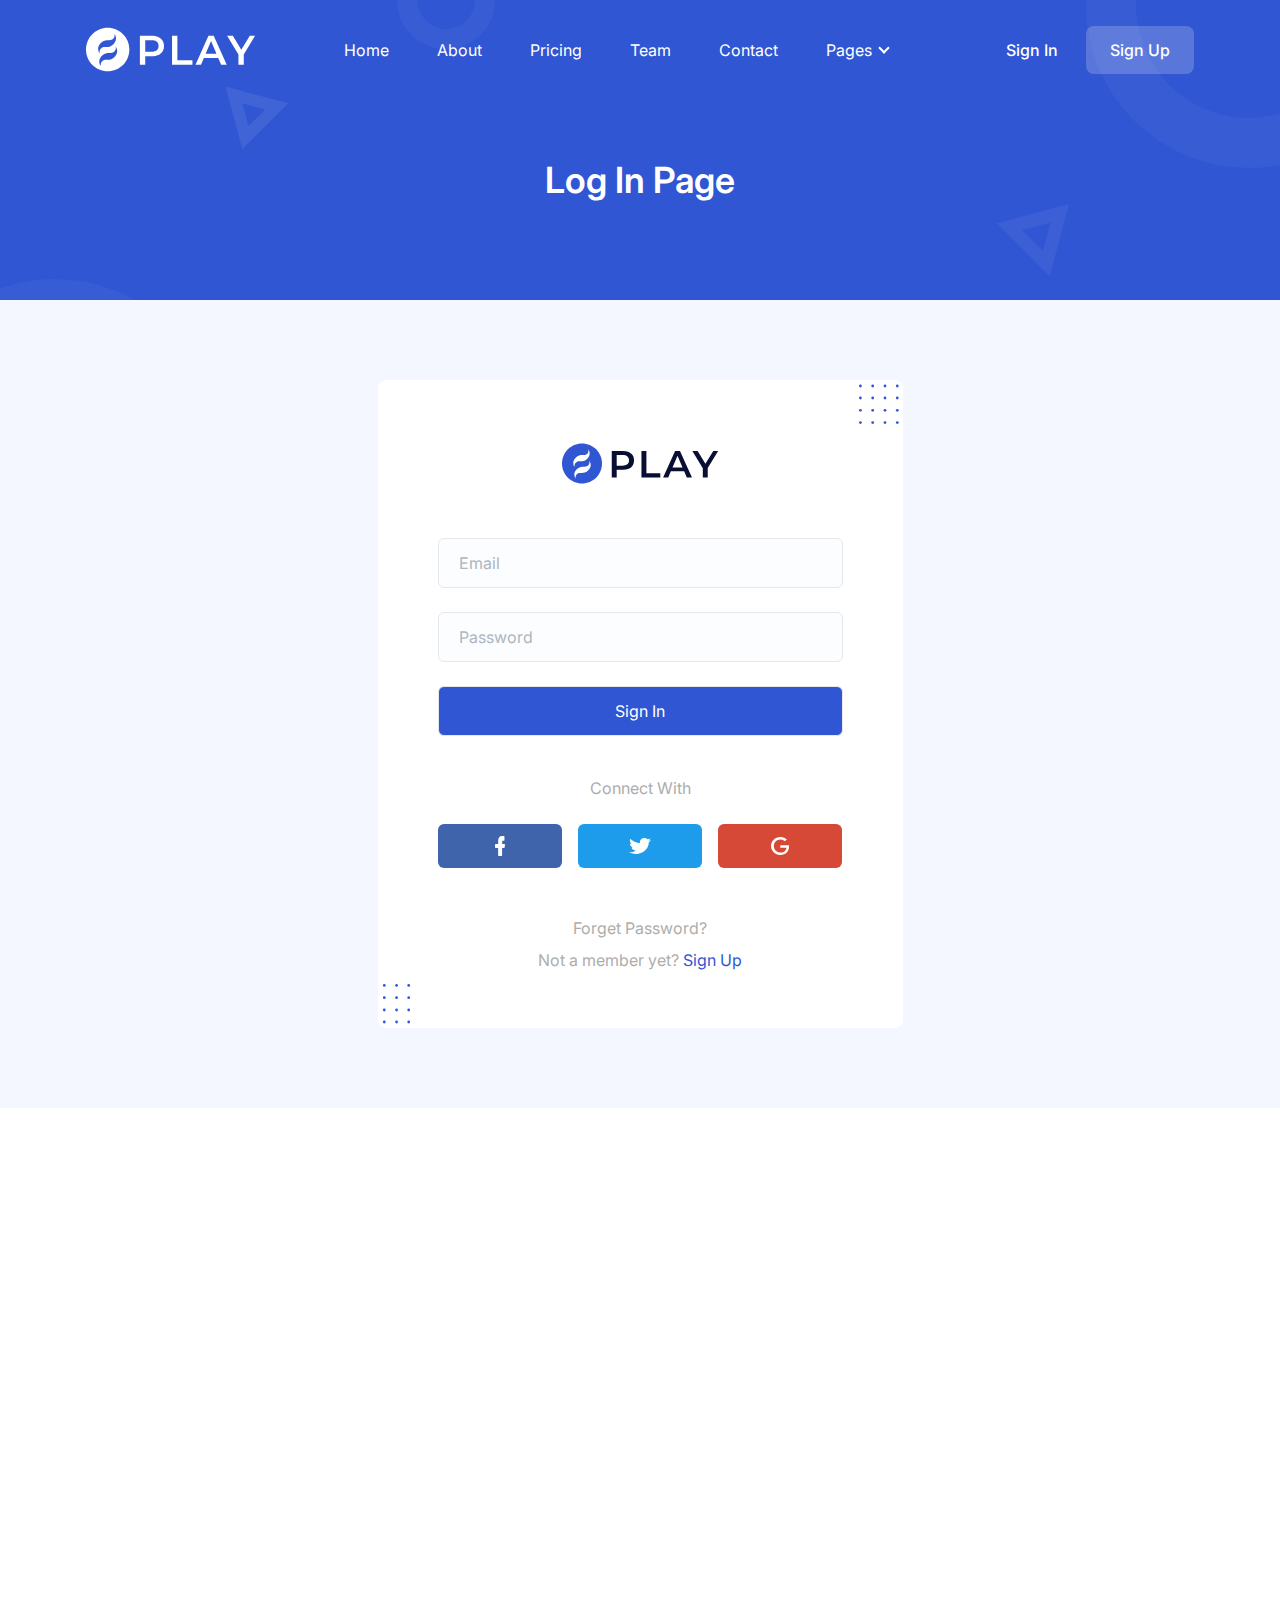
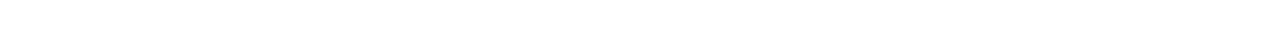
<file: docs/signin.html>
<!DOCTYPE html>
<html lang="en">
  <head>
    <meta charset="UTF-8" />
    <meta http-equiv="X-UA-Compatible" content="IE=edge" />
    <meta name="viewport" content="width=device-width, initial-scale=1.0" />
    <title>Sign In | Play Tailwind</title>
    <link
      rel="shortcut icon"
      href="assets/images/favicon.png"
      type="image/x-icon"
    />
    <link rel="stylesheet" href="assets/css/animate.css" />
    <link rel="stylesheet" href="assets/css/tailwind.css" />

    <!-- ==== WOW JS ==== -->
    <script src="assets/js/wow.min.js"></script>
    <script>
      new WOW().init();
    </script>
  </head>
  <body>
    <!-- ====== Navbar Section Start -->
    <div
      class="
        ud-header
        bg-transparent
        absolute
        top-0
        left-0
        z-40
        w-full
        flex
        items-center
      "
    >
      <div class="container">
        <div class="flex -mx-4 items-center justify-between relative">
          <div class="px-4 w-60 max-w-full">
            <a href="index.html" class="navbar-logo w-full block py-5">
              <img
                src="assets/images/logo/logo-white.svg"
                alt="logo"
                class="w-full header-logo"
              />
            </a>
          </div>
          <div class="flex px-4 justify-between items-center w-full">
            <div>
              <button
                id="navbarToggler"
                class="
                  block
                  absolute
                  right-4
                  top-1/2
                  -translate-y-1/2
                  lg:hidden
                  focus:ring-2
                  ring-primary
                  px-3
                  py-[6px]
                  rounded-lg
                "
              >
                <span
                  class="relative w-[30px] h-[2px] my-[6px] block bg-white"
                ></span>
                <span
                  class="relative w-[30px] h-[2px] my-[6px] block bg-white"
                ></span>
                <span
                  class="relative w-[30px] h-[2px] my-[6px] block bg-white"
                ></span>
              </button>
              <nav
                id="navbarCollapse"
                class="
                  absolute
                  py-5
                  lg:py-0 lg:px-4
                  xl:px-6
                  bg-white
                  lg:bg-transparent
                  shadow-lg
                  rounded-lg
                  max-w-[250px]
                  w-full
                  lg:max-w-full lg:w-full
                  right-4
                  top-full
                  hidden
                  lg:block lg:static lg:shadow-none
                "
              >
                <ul class="blcok lg:flex">
                  <li class="relative group">
                    <a
                      href="#home"
                      class="
                        ud-menu-scroll
                        text-base text-dark
                        lg:text-white
                        lg:group-hover:opacity-70
                        lg:group-hover:text-white
                        group-hover:text-primary
                        py-2
                        lg:py-6 lg:inline-flex lg:px-0
                        flex
                        mx-8
                        lg:mr-0
                      "
                    >
                      Home
                    </a>
                  </li>
                  <li class="relative group">
                    <a
                      href="/#about"
                      class="
                        ud-menu-scroll
                        text-base text-dark
                        lg:text-white
                        lg:group-hover:opacity-70
                        lg:group-hover:text-white
                        group-hover:text-primary
                        py-2
                        lg:py-6 lg:inline-flex lg:px-0
                        flex
                        mx-8
                        lg:mr-0 lg:ml-7
                        xl:ml-12
                      "
                    >
                      About
                    </a>
                  </li>
                  <li class="relative group">
                    <a
                      href="/#pricing"
                      class="
                        ud-menu-scroll
                        text-base text-dark
                        lg:text-white
                        lg:group-hover:opacity-70
                        lg:group-hover:text-white
                        group-hover:text-primary
                        py-2
                        lg:py-6 lg:inline-flex lg:px-0
                        flex
                        mx-8
                        lg:mr-0 lg:ml-7
                        xl:ml-12
                      "
                    >
                      Pricing
                    </a>
                  </li>
                  <li class="relative group">
                    <a
                      href="/#team"
                      class="
                        ud-menu-scroll
                        text-base text-dark
                        lg:text-white
                        lg:group-hover:opacity-70
                        lg:group-hover:text-white
                        group-hover:text-primary
                        py-2
                        lg:py-6 lg:inline-flex lg:px-0
                        flex
                        mx-8
                        lg:mr-0 lg:ml-7
                        xl:ml-12
                      "
                    >
                      Team
                    </a>
                  </li>
                  <li class="relative group">
                    <a
                      href="/#contact"
                      class="
                        ud-menu-scroll
                        text-base text-dark
                        lg:text-white
                        lg:group-hover:opacity-70
                        lg:group-hover:text-white
                        group-hover:text-primary
                        py-2
                        lg:py-6 lg:inline-flex lg:px-0
                        flex
                        mx-8
                        lg:mr-0 lg:ml-7
                        xl:ml-12
                      "
                    >
                      Contact
                    </a>
                  </li>
                  <li class="relative group submenu-item">
                    <a
                      href="javascript:void(0)"
                      class="
                        text-base text-dark
                        lg:text-white
                        lg:group-hover:opacity-70
                        lg:group-hover:text-white
                        group-hover:text-primary
                        py-2
                        lg:py-6 lg:inline-flex lg:pl-0 lg:pr-4
                        flex
                        mx-8
                        lg:mr-0 lg:ml-8
                        xl:ml-12
                        relative
                        after:absolute
                        after:w-2
                        after:h-2
                        after:border-b-2
                        after:border-r-2
                        after:border-current
                        after:rotate-45
                        lg:after:right-0
                        after:right-1
                        after:top-1/2
                        after:-translate-y-1/2
                        after:mt-[-2px]
                      "
                    >
                      Pages
                    </a>
                    <div
                      class="
                        submenu
                        hidden
                        relative
                        lg:absolute
                        w-[250px]
                        top-full
                        lg:top-[110%]
                        left-0
                        rounded-sm
                        lg:shadow-lg
                        p-4
                        lg:block lg:opacity-0 lg:invisible
                        group-hover:opacity-100
                        lg:group-hover:visible lg:group-hover:top-full
                        bg-white
                        transition-[top]
                        duration-300
                      "
                    >
                      <a
                        href="about.html"
                        class="
                          block
                          text-sm text-body-color
                          rounded
                          hover:text-primary
                          py-[10px]
                          px-4
                        "
                      >
                        About Page
                      </a>
                      <a
                        href="pricing.html"
                        class="
                          block
                          text-sm text-body-color
                          rounded
                          hover:text-primary
                          py-[10px]
                          px-4
                        "
                      >
                        Pricing Page
                      </a>
                      <a
                        href="contact.html"
                        class="
                          block
                          text-sm text-body-color
                          rounded
                          hover:text-primary
                          py-[10px]
                          px-4
                        "
                      >
                        Contact Page
                      </a>
                      <a
                        href="blog-grids.html"
                        class="
                          block
                          text-sm text-body-color
                          rounded
                          hover:text-primary
                          py-[10px]
                          px-4
                        "
                      >
                        Blog Grid Page
                      </a>
                      <a
                        href="blog-details.html"
                        class="
                          block
                          text-sm text-body-color
                          rounded
                          hover:text-primary
                          py-[10px]
                          px-4
                        "
                      >
                        Blog Details Page
                      </a>

                      <a
                        href="signup.html"
                        class="
                          block
                          text-sm text-body-color
                          rounded
                          hover:text-primary
                          py-[10px]
                          px-4
                        "
                      >
                        Sign Up Page
                      </a>
                      <a
                        href="signin.html"
                        class="
                          block
                          text-sm text-body-color
                          rounded
                          hover:text-primary
                          py-[10px]
                          px-4
                        "
                      >
                        Sign In Page
                      </a>
                      <a
                        href="404.html"
                        class="
                          block
                          text-sm text-body-color
                          rounded
                          hover:text-primary
                          py-[10px]
                          px-4
                        "
                      >
                        404 Page
                      </a>
                    </div>
                  </li>
                </ul>
              </nav>
            </div>
            <div class="sm:flex justify-end hidden pr-16 lg:pr-0">
              <a
                href="signin.html"
                class="
                  text-base
                  font-medium
                  text-white
                  hover:opacity-70
                  py-3
                  px-7
                  loginBtn
                "
              >
                Sign In
              </a>
              <a
                href="signup.html"
                class="
                  text-base
                  font-medium
                  text-white
                  bg-white bg-opacity-20
                  rounded-lg
                  py-3
                  px-6
                  hover:bg-opacity-100 hover:text-dark
                  signUpBtn
                  duration-300
                  ease-in-out
                "
              >
                Sign Up
              </a>
            </div>
          </div>
        </div>
      </div>
    </div>
    <!-- ====== Navbar Section End -->

    <!-- ====== Banner Section Start -->
    <div
      class="
        relative
        z-10
        pt-[120px]
        md:pt-[130px]
        lg:pt-[160px]
        pb-[100px]
        bg-primary
        overflow-hidden
      "
    >
      <div class="container">
        <div class="flex flex-wrap items-center -mx-4">
          <div class="w-full px-4">
            <div class="text-center">
              <h1 class="font-semibold text-white text-4xl">Log In Page</h1>
            </div>
          </div>
        </div>
      </div>
      <div>
        <span class="absolute top-0 left-0 z-[-1]">
          <svg
            width="495"
            height="470"
            viewBox="0 0 495 470"
            fill="none"
            xmlns="http://www.w3.org/2000/svg"
          >
            <circle
              cx="55"
              cy="442"
              r="138"
              stroke="white"
              stroke-opacity="0.04"
              stroke-width="50"
            />
            <circle
              cx="446"
              r="39"
              stroke="white"
              stroke-opacity="0.04"
              stroke-width="20"
            />
            <path
              d="M245.406 137.609L233.985 94.9852L276.609 106.406L245.406 137.609Z"
              stroke="white"
              stroke-opacity="0.08"
              stroke-width="12"
            />
          </svg>
        </span>
        <span class="absolute top-0 right-0 z-[-1]">
          <svg
            width="493"
            height="470"
            viewBox="0 0 493 470"
            fill="none"
            xmlns="http://www.w3.org/2000/svg"
          >
            <circle
              cx="462"
              cy="5"
              r="138"
              stroke="white"
              stroke-opacity="0.04"
              stroke-width="50"
            />
            <circle
              cx="49"
              cy="470"
              r="39"
              stroke="white"
              stroke-opacity="0.04"
              stroke-width="20"
            />
            <path
              d="M222.393 226.701L272.808 213.192L259.299 263.607L222.393 226.701Z"
              stroke="white"
              stroke-opacity="0.06"
              stroke-width="13"
            />
          </svg>
        </span>
      </div>
    </div>
    <!-- ====== Banner Section End -->

    <!-- ====== Forms Section Start -->
    <section class="bg-[#F4F7FF] py-14 lg:py-20">
      <div class="container">
        <div class="flex flex-wrap -mx-4">
          <div class="w-full px-4">
            <div
              class="
                max-w-[525px]
                mx-auto
                text-center
                bg-white
                rounded-lg
                relative
                overflow-hidden
                py-14
                px-8
                sm:px-12
                md:px-[60px]
                wow
                fadeInUp
              "
              data-wow-delay=".15s"
            >
              <div class="mb-10 text-center">
                <a
                  href="javascript:void(0)"
                  class="inline-block max-w-[160px] mx-auto"
                >
                  <img src="assets/images/logo/logo.svg" alt="logo" />
                </a>
              </div>
              <form>
                <div class="mb-6">
                  <input
                    type="email"
                    placeholder="Email"
                    class="
                      w-full
                      rounded-md
                      border
                      bordder-[#E9EDF4]
                      py-3
                      px-5
                      bg-[#FCFDFE]
                      text-base text-body-color
                      placeholder-[#ACB6BE]
                      outline-none
                      focus-visible:shadow-none
                      focus:border-primary
                      transition
                    "
                  />
                </div>
                <div class="mb-6">
                  <input
                    type="password"
                    placeholder="Password"
                    class="
                      w-full
                      rounded-md
                      border
                      bordder-[#E9EDF4]
                      py-3
                      px-5
                      bg-[#FCFDFE]
                      text-base text-body-color
                      placeholder-[#ACB6BE]
                      outline-none
                      focus-visible:shadow-none
                      focus:border-primary
                      transition
                    "
                  />
                </div>
                <div class="mb-10">
                  <input
                    type="submit"
                    value="Sign In"
                    class="
                      w-full
                      rounded-md
                      border
                      bordder-primary
                      py-3
                      px-5
                      bg-primary
                      text-base text-white
                      cursor-pointer
                      hover:shadow-md
                      transition
                      duration-300
                      ease-in-out
                    "
                  />
                </div>
              </form>
              <p class="text-base mb-6 text-[#adadad]">Connect With</p>
              <ul class="flex justify-between -mx-2 mb-12">
                <li class="px-2 w-full">
                  <a
                    href="javascript:void(0)"
                    class="
                      flex
                      h-11
                      items-center
                      justify-center
                      rounded-md
                      bg-[#4064AC]
                      hover:bg-opacity-90
                      transition
                    "
                  >
                    <svg
                      width="10"
                      height="20"
                      viewBox="0 0 10 20"
                      fill="none"
                      xmlns="http://www.w3.org/2000/svg"
                    >
                      <path
                        d="M9.29878 8H7.74898H7.19548V7.35484V5.35484V4.70968H7.74898H8.91133C9.21575 4.70968 9.46483 4.45161 9.46483 4.06452V0.645161C9.46483 0.290323 9.24343 0 8.91133 0H6.89106C4.70474 0 3.18262 1.80645 3.18262 4.48387V7.29032V7.93548H2.62912H0.747223C0.359774 7.93548 0 8.29032 0 8.80645V11.129C0 11.5806 0.304424 12 0.747223 12H2.57377H3.12727V12.6452V19.129C3.12727 19.5806 3.43169 20 3.87449 20H6.47593C6.64198 20 6.78036 19.9032 6.89106 19.7742C7.00176 19.6452 7.08478 19.4194 7.08478 19.2258V12.6774V12.0323H7.66596H8.91133C9.2711 12.0323 9.54785 11.7742 9.6032 11.3871V11.3548V11.3226L9.99065 9.09677C10.0183 8.87097 9.99065 8.6129 9.8246 8.35484C9.76925 8.19355 9.52018 8.03226 9.29878 8Z"
                        fill="white"
                      />
                    </svg>
                  </a>
                </li>
                <li class="px-2 w-full">
                  <a
                    href="javascript:void(0)"
                    class="
                      flex
                      h-11
                      items-center
                      justify-center
                      rounded-md
                      bg-[#1C9CEA]
                      hover:bg-opacity-90
                      transition
                    "
                  >
                    <svg
                      width="22"
                      height="16"
                      viewBox="0 0 22 16"
                      fill="none"
                      xmlns="http://www.w3.org/2000/svg"
                    >
                      <path
                        d="M19.5516 2.75538L20.9 1.25245C21.2903 0.845401 21.3968 0.53229 21.4323 0.375734C20.3677 0.939335 19.3742 1.1272 18.7355 1.1272H18.4871L18.3452 1.00196C17.4935 0.344423 16.429 0 15.2935 0C12.8097 0 10.8581 1.81605 10.8581 3.91389C10.8581 4.03914 10.8581 4.22701 10.8935 4.35225L11 4.97847L10.2548 4.94716C5.7129 4.82192 1.9871 1.37769 1.38387 0.782779C0.390323 2.34834 0.958064 3.85127 1.56129 4.79061L2.76774 6.54403L0.851613 5.6047C0.887097 6.91977 1.45484 7.95303 2.55484 8.7045L3.5129 9.33072L2.55484 9.67515C3.15806 11.272 4.50645 11.9296 5.5 12.18L6.8129 12.4932L5.57097 13.2446C3.58387 14.4971 1.1 14.4031 0 14.3092C2.23548 15.6869 4.89677 16 6.74194 16C8.12581 16 9.15484 15.8748 9.40322 15.7808C19.3387 13.7143 19.8 5.8865 19.8 4.32094V4.10176L20.0129 3.97652C21.2194 2.97456 21.7161 2.44227 22 2.12916C21.8935 2.16047 21.7516 2.22309 21.6097 2.2544L19.5516 2.75538Z"
                        fill="white"
                      />
                    </svg>
                  </a>
                </li>
                <li class="px-2 w-full">
                  <a
                    href="javascript:void(0)"
                    class="
                      flex
                      h-11
                      items-center
                      justify-center
                      rounded-md
                      bg-[#D64937]
                      hover:bg-opacity-90
                      transition
                    "
                  >
                    <svg
                      width="18"
                      height="18"
                      viewBox="0 0 18 18"
                      fill="none"
                      xmlns="http://www.w3.org/2000/svg"
                    >
                      <path
                        d="M17.8477 8.17132H9.29628V10.643H15.4342C15.1065 14.0743 12.2461 15.5574 9.47506 15.5574C5.95916 15.5574 2.8306 12.8821 2.8306 9.01461C2.8306 5.29251 5.81018 2.47185 9.47506 2.47185C12.2759 2.47185 13.9742 4.24567 13.9742 4.24567L15.7024 2.47185C15.7024 2.47185 13.3783 0.000145544 9.35587 0.000145544C4.05223 -0.0289334 0 4.30383 0 8.98553C0 13.5218 3.81386 18 9.44526 18C14.4212 18 17.9967 14.7141 17.9967 9.79974C18.0264 8.78198 17.8477 8.17132 17.8477 8.17132Z"
                        fill="white"
                      />
                    </svg>
                  </a>
                </li>
              </ul>
              <a
                href="javascript:void(0)"
                class="
                  text-base
                  inline-block
                  mb-2
                  text-[#adadad]
                  hover:text-primary
                "
              >
                Forget Password?
              </a>
              <p class="text-base text-[#adadad]">
                Not a member yet?
                <a href="signup.html" class="text-primary hover:underline">
                  Sign Up
                </a>
              </p>

              <div>
                <span class="absolute top-1 right-1">
                  <svg
                    width="40"
                    height="40"
                    viewBox="0 0 40 40"
                    fill="none"
                    xmlns="http://www.w3.org/2000/svg"
                  >
                    <circle
                      cx="1.39737"
                      cy="38.6026"
                      r="1.39737"
                      transform="rotate(-90 1.39737 38.6026)"
                      fill="#3056D3"
                    />
                    <circle
                      cx="1.39737"
                      cy="1.99122"
                      r="1.39737"
                      transform="rotate(-90 1.39737 1.99122)"
                      fill="#3056D3"
                    />
                    <circle
                      cx="13.6943"
                      cy="38.6026"
                      r="1.39737"
                      transform="rotate(-90 13.6943 38.6026)"
                      fill="#3056D3"
                    />
                    <circle
                      cx="13.6943"
                      cy="1.99122"
                      r="1.39737"
                      transform="rotate(-90 13.6943 1.99122)"
                      fill="#3056D3"
                    />
                    <circle
                      cx="25.9911"
                      cy="38.6026"
                      r="1.39737"
                      transform="rotate(-90 25.9911 38.6026)"
                      fill="#3056D3"
                    />
                    <circle
                      cx="25.9911"
                      cy="1.99122"
                      r="1.39737"
                      transform="rotate(-90 25.9911 1.99122)"
                      fill="#3056D3"
                    />
                    <circle
                      cx="38.288"
                      cy="38.6026"
                      r="1.39737"
                      transform="rotate(-90 38.288 38.6026)"
                      fill="#3056D3"
                    />
                    <circle
                      cx="38.288"
                      cy="1.99122"
                      r="1.39737"
                      transform="rotate(-90 38.288 1.99122)"
                      fill="#3056D3"
                    />
                    <circle
                      cx="1.39737"
                      cy="26.3057"
                      r="1.39737"
                      transform="rotate(-90 1.39737 26.3057)"
                      fill="#3056D3"
                    />
                    <circle
                      cx="13.6943"
                      cy="26.3057"
                      r="1.39737"
                      transform="rotate(-90 13.6943 26.3057)"
                      fill="#3056D3"
                    />
                    <circle
                      cx="25.9911"
                      cy="26.3057"
                      r="1.39737"
                      transform="rotate(-90 25.9911 26.3057)"
                      fill="#3056D3"
                    />
                    <circle
                      cx="38.288"
                      cy="26.3057"
                      r="1.39737"
                      transform="rotate(-90 38.288 26.3057)"
                      fill="#3056D3"
                    />
                    <circle
                      cx="1.39737"
                      cy="14.0086"
                      r="1.39737"
                      transform="rotate(-90 1.39737 14.0086)"
                      fill="#3056D3"
                    />
                    <circle
                      cx="13.6943"
                      cy="14.0086"
                      r="1.39737"
                      transform="rotate(-90 13.6943 14.0086)"
                      fill="#3056D3"
                    />
                    <circle
                      cx="25.9911"
                      cy="14.0086"
                      r="1.39737"
                      transform="rotate(-90 25.9911 14.0086)"
                      fill="#3056D3"
                    />
                    <circle
                      cx="38.288"
                      cy="14.0086"
                      r="1.39737"
                      transform="rotate(-90 38.288 14.0086)"
                      fill="#3056D3"
                    />
                  </svg>
                </span>
                <span class="absolute left-1 bottom-1">
                  <svg
                    width="29"
                    height="40"
                    viewBox="0 0 29 40"
                    fill="none"
                    xmlns="http://www.w3.org/2000/svg"
                  >
                    <circle
                      cx="2.288"
                      cy="25.9912"
                      r="1.39737"
                      transform="rotate(-90 2.288 25.9912)"
                      fill="#3056D3"
                    />
                    <circle
                      cx="14.5849"
                      cy="25.9911"
                      r="1.39737"
                      transform="rotate(-90 14.5849 25.9911)"
                      fill="#3056D3"
                    />
                    <circle
                      cx="26.7216"
                      cy="25.9911"
                      r="1.39737"
                      transform="rotate(-90 26.7216 25.9911)"
                      fill="#3056D3"
                    />
                    <circle
                      cx="2.288"
                      cy="13.6944"
                      r="1.39737"
                      transform="rotate(-90 2.288 13.6944)"
                      fill="#3056D3"
                    />
                    <circle
                      cx="14.5849"
                      cy="13.6943"
                      r="1.39737"
                      transform="rotate(-90 14.5849 13.6943)"
                      fill="#3056D3"
                    />
                    <circle
                      cx="26.7216"
                      cy="13.6943"
                      r="1.39737"
                      transform="rotate(-90 26.7216 13.6943)"
                      fill="#3056D3"
                    />
                    <circle
                      cx="2.288"
                      cy="38.0087"
                      r="1.39737"
                      transform="rotate(-90 2.288 38.0087)"
                      fill="#3056D3"
                    />
                    <circle
                      cx="2.288"
                      cy="1.39739"
                      r="1.39737"
                      transform="rotate(-90 2.288 1.39739)"
                      fill="#3056D3"
                    />
                    <circle
                      cx="14.5849"
                      cy="38.0089"
                      r="1.39737"
                      transform="rotate(-90 14.5849 38.0089)"
                      fill="#3056D3"
                    />
                    <circle
                      cx="26.7216"
                      cy="38.0089"
                      r="1.39737"
                      transform="rotate(-90 26.7216 38.0089)"
                      fill="#3056D3"
                    />
                    <circle
                      cx="14.5849"
                      cy="1.39761"
                      r="1.39737"
                      transform="rotate(-90 14.5849 1.39761)"
                      fill="#3056D3"
                    />
                    <circle
                      cx="26.7216"
                      cy="1.39761"
                      r="1.39737"
                      transform="rotate(-90 26.7216 1.39761)"
                      fill="#3056D3"
                    />
                  </svg>
                </span>
              </div>
            </div>
          </div>
        </div>
      </div>
    </section>
    <!-- ====== Forms Section End -->

    <!-- ====== Footer Section Start -->
    <footer
      class="bg-black pt-20 lg:pt-[120px] relative z-10 wow fadeInUp"
      data-wow-delay=".15s"
    >
      <div class="container">
        <div class="flex flex-wrap -mx-4">
          <div class="w-full sm:w-1/2 md:w-1/2 lg:w-4/12 xl:w-3/12 px-4">
            <div class="w-full mb-10">
              <a
                href="javascript:void(0)"
                class="inline-block max-w-[160px] mb-6"
              >
                <img
                  src="assets/images/logo/logo-white.svg"
                  alt="logo"
                  class="max-w-full"
                />
              </a>
              <p class="text-base text-[#f3f4fe] mb-7">
                We create digital experiences for brands and companies by using
                technology.
              </p>
              <div class="flex items-center -mx-3">
                <a
                  href="javascript:void(0)"
                  class="px-3 text-[#dddddd] hover:text-white"
                >
                  <svg
                    width="10"
                    height="18"
                    viewBox="0 0 10 18"
                    class="fill-current"
                  >
                    <path
                      d="M9.00007 6.82105H7.50006H6.96434V6.27097V4.56571V4.01562H7.50006H8.62507C8.91971 4.01562 9.16078 3.79559 9.16078 3.46554V0.550085C9.16078 0.247538 8.9465 0 8.62507 0H6.66969C4.55361 0 3.08038 1.54024 3.08038 3.82309V6.21596V6.76605H2.54466H0.72322C0.348217 6.76605 0 7.06859 0 7.50866V9.48897C0 9.87402 0.294645 10.2316 0.72322 10.2316H2.49109H3.02681V10.7817V16.31C3.02681 16.6951 3.32145 17.0526 3.75003 17.0526H6.26791C6.42862 17.0526 6.56255 16.9701 6.66969 16.8601C6.77684 16.7501 6.8572 16.5576 6.8572 16.3925V10.8092V10.2591H7.4197H8.62507C8.97328 10.2591 9.24114 10.0391 9.29471 9.709V9.6815V9.65399L9.66972 7.7562C9.6965 7.56367 9.66972 7.34363 9.509 7.1236C9.45543 6.98608 9.21436 6.84856 9.00007 6.82105Z"
                    />
                  </svg>
                </a>
                <a
                  href="javascript:void(0)"
                  class="px-3 text-[#dddddd] hover:text-white"
                >
                  <svg
                    width="19"
                    height="15"
                    viewBox="0 0 19 15"
                    class="fill-current"
                  >
                    <path
                      d="M16.2622 3.17878L17.33 1.93293C17.6391 1.59551 17.7234 1.33595 17.7515 1.20618C16.9085 1.67337 16.1217 1.82911 15.6159 1.82911H15.4192L15.3068 1.72528C14.6324 1.18022 13.7894 0.894714 12.8902 0.894714C10.9233 0.894714 9.37779 2.40012 9.37779 4.13913C9.37779 4.24295 9.37779 4.39868 9.40589 4.5025L9.49019 5.02161L8.90009 4.99565C5.30334 4.89183 2.35288 2.03675 1.87518 1.5436C1.08839 2.84136 1.53799 4.08722 2.01568 4.86587L2.97107 6.31937L1.45369 5.54071C1.48179 6.63084 1.93138 7.48736 2.80247 8.11029L3.56116 8.62939L2.80247 8.9149C3.28017 10.2386 4.34795 10.7837 5.13474 10.9913L6.17443 11.2509L5.19094 11.8738C3.61736 12.912 1.65039 12.8342 0.779297 12.7563C2.54957 13.8983 4.65705 14.1579 6.11823 14.1579C7.21412 14.1579 8.02901 14.0541 8.2257 13.9762C16.0936 12.2631 16.4589 5.77431 16.4589 4.47655V4.29486L16.6275 4.19104C17.5829 3.36047 17.9763 2.91923 18.2011 2.65967C18.1168 2.68563 18.0044 2.73754 17.892 2.7635L16.2622 3.17878Z"
                    />
                  </svg>
                </a>
                <a
                  href="javascript:void(0)"
                  class="px-3 text-[#dddddd] hover:text-white"
                >
                  <svg
                    width="18"
                    height="18"
                    viewBox="0 0 18 18"
                    class="fill-current"
                  >
                    <path
                      d="M8.91688 12.4995C10.6918 12.4995 12.1306 11.0911 12.1306 9.35385C12.1306 7.61655 10.6918 6.20819 8.91688 6.20819C7.14197 6.20819 5.70312 7.61655 5.70312 9.35385C5.70312 11.0911 7.14197 12.4995 8.91688 12.4995Z"
                    />
                    <path
                      d="M12.4078 0.947388H5.37075C2.57257 0.947388 0.300781 3.17104 0.300781 5.90993V12.7436C0.300781 15.5367 2.57257 17.7604 5.37075 17.7604H12.3524C15.2059 17.7604 17.4777 15.5367 17.4777 12.7978V5.90993C17.4777 3.17104 15.2059 0.947388 12.4078 0.947388ZM8.91696 13.4758C6.56206 13.4758 4.70584 11.6047 4.70584 9.35389C4.70584 7.10312 6.58976 5.23199 8.91696 5.23199C11.2165 5.23199 13.1004 7.10312 13.1004 9.35389C13.1004 11.6047 11.2442 13.4758 8.91696 13.4758ZM14.735 5.61164C14.4579 5.90993 14.0423 6.07264 13.5714 6.07264C13.1558 6.07264 12.7402 5.90993 12.4078 5.61164C12.103 5.31334 11.9368 4.9337 11.9368 4.47269C11.9368 4.01169 12.103 3.65916 12.4078 3.33375C12.7125 3.00834 13.1004 2.84563 13.5714 2.84563C13.9869 2.84563 14.4302 3.00834 14.735 3.30663C15.012 3.65916 15.2059 4.06593 15.2059 4.49981C15.1782 4.9337 15.012 5.31334 14.735 5.61164Z"
                    />
                    <path
                      d="M13.5985 3.82184C13.2383 3.82184 12.9336 4.12013 12.9336 4.47266C12.9336 4.82519 13.2383 5.12349 13.5985 5.12349C13.9587 5.12349 14.2634 4.82519 14.2634 4.47266C14.2634 4.12013 13.9864 3.82184 13.5985 3.82184Z"
                    />
                  </svg>
                </a>
                <a
                  href="javascript:void(0)"
                  class="px-3 text-[#dddddd] hover:text-white"
                >
                  <svg
                    width="18"
                    height="18"
                    viewBox="0 0 18 18"
                    class="fill-current"
                  >
                    <path
                      d="M16.7821 0.947388H1.84847C1.14272 0.947388 0.578125 1.49747 0.578125 2.18508V16.7623C0.578125 17.4224 1.14272 18 1.84847 18H16.7257C17.4314 18 17.996 17.4499 17.996 16.7623V2.15757C18.0525 1.49747 17.4879 0.947388 16.7821 0.947388ZM5.7442 15.4421H3.17528V7.32837H5.7442V15.4421ZM4.44563 6.2007C3.59873 6.2007 2.94944 5.5406 2.94944 4.74297C2.94944 3.94535 3.62696 3.28525 4.44563 3.28525C5.26429 3.28525 5.94181 3.94535 5.94181 4.74297C5.94181 5.5406 5.32075 6.2007 4.44563 6.2007ZM15.4835 15.4421H12.9146V11.509C12.9146 10.5739 12.8864 9.33618 11.5596 9.33618C10.2045 9.33618 10.0069 10.3813 10.0069 11.4265V15.4421H7.438V7.32837H9.95046V8.45605H9.9787C10.3457 7.79594 11.1644 7.13584 12.4347 7.13584C15.0601 7.13584 15.54 8.7861 15.54 11.0414V15.4421H15.4835Z"
                    />
                  </svg>
                </a>
              </div>
            </div>
          </div>
          <div class="w-full sm:w-1/2 md:w-1/2 lg:w-2/12 xl:w-2/12 px-4">
            <div class="w-full mb-10">
              <h4 class="text-white text-lg font-semibold mb-9">About Us</h4>
              <ul>
                <li>
                  <a
                    href="javascript:void(0)"
                    class="
                      inline-block
                      text-base text-[#f3f4fe]
                      hover:text-primary
                      leading-loose
                      mb-2
                    "
                  >
                    Home
                  </a>
                </li>
                <li>
                  <a
                    href="javascript:void(0)"
                    class="
                      inline-block
                      text-base text-[#f3f4fe]
                      hover:text-primary
                      leading-loose
                      mb-2
                    "
                  >
                    Features
                  </a>
                </li>
                <li>
                  <a
                    href="javascript:void(0)"
                    class="
                      inline-block
                      text-base text-[#f3f4fe]
                      hover:text-primary
                      leading-loose
                      mb-2
                    "
                  >
                    About
                  </a>
                </li>
                <li>
                  <a
                    href="javascript:void(0)"
                    class="
                      inline-block
                      text-base text-[#f3f4fe]
                      hover:text-primary
                      leading-loose
                      mb-2
                    "
                  >
                    Testimonial
                  </a>
                </li>
              </ul>
            </div>
          </div>
          <div class="w-full sm:w-1/2 md:w-1/2 lg:w-3/12 xl:w-2/12 px-4">
            <div class="w-full mb-10">
              <h4 class="text-white text-lg font-semibold mb-9">Features</h4>
              <ul>
                <li>
                  <a
                    href="javascript:void(0)"
                    class="
                      inline-block
                      text-base text-[#f3f4fe]
                      hover:text-primary
                      leading-loose
                      mb-2
                    "
                  >
                    How it works
                  </a>
                </li>
                <li>
                  <a
                    href="javascript:void(0)"
                    class="
                      inline-block
                      text-base text-[#f3f4fe]
                      hover:text-primary
                      leading-loose
                      mb-2
                    "
                  >
                    Privacy policy
                  </a>
                </li>
                <li>
                  <a
                    href="javascript:void(0)"
                    class="
                      inline-block
                      text-base text-[#f3f4fe]
                      hover:text-primary
                      leading-loose
                      mb-2
                    "
                  >
                    Terms of Service
                  </a>
                </li>
                <li>
                  <a
                    href="javascript:void(0)"
                    class="
                      inline-block
                      text-base text-[#f3f4fe]
                      hover:text-primary
                      leading-loose
                      mb-2
                    "
                  >
                    Refund policy
                  </a>
                </li>
              </ul>
            </div>
          </div>
          <div class="w-full sm:w-1/2 md:w-1/2 lg:w-3/12 xl:w-2/12 px-4">
            <div class="w-full mb-10">
              <h4 class="text-white text-lg font-semibold mb-9">
                Our Products
              </h4>
              <ul>
                <li>
                  <a
                    href="javascript:void(0)"
                    class="
                      inline-block
                      text-base text-[#f3f4fe]
                      hover:text-primary
                      leading-loose
                      mb-2
                    "
                  >
                    LineIcons
                  </a>
                </li>
                <li>
                  <a
                    href="javascript:void(0)"
                    class="
                      inline-block
                      text-base text-[#f3f4fe]
                      hover:text-primary
                      leading-loose
                      mb-2
                    "
                  >
                    Ecommerce HTML
                  </a>
                </li>
                <li>
                  <a
                    href="javascript:void(0)"
                    class="
                      inline-block
                      text-base text-[#f3f4fe]
                      hover:text-primary
                      leading-loose
                      mb-2
                    "
                  >
                    Ayro UI
                  </a>
                </li>
                <li>
                  <a
                    href="javascript:void(0)"
                    class="
                      inline-block
                      text-base text-[#f3f4fe]
                      hover:text-primary
                      leading-loose
                      mb-2
                    "
                  >
                    PlainAdmin
                  </a>
                </li>
              </ul>
            </div>
          </div>
          <div class="w-full md:w-2/3 lg:w-6/12 xl:w-3/12 px-4">
            <div class="w-full mb-10">
              <h4 class="text-white text-lg font-semibold mb-9">Partners</h4>
              <ul class="flex flex-wrap items-center">
                <li>
                  <a
                    href="https://tailgrids.com"
                    rel="nofollow noopner"
                    target="_blank"
                    class="
                      block
                      mb-6
                      mr-5
                      max-w-[120px]
                      xl:max-w-[100px]
                      2xl:max-w-[120px]
                    "
                  >
                    <img
                      src="assets/images/footer/brands/tailgrids.svg"
                      alt="tailgrids"
                    />
                  </a>
                </li>
                <li>
                  <a
                    href="https://ayroui.com"
                    rel="nofollow noopner"
                    target="_blank"
                    class="
                      block
                      mb-6
                      mr-5
                      max-w-[120px]
                      xl:max-w-[100px]
                      2xl:max-w-[120px]
                    "
                  >
                    <img
                      src="assets/images/footer/brands/ayroui.svg"
                      alt="ayroui"
                    />
                  </a>
                </li>
                <li>
                  <a
                    href="https://ecommercehtml.com"
                    rel="nofollow noopner"
                    target="_blank"
                    class="
                      block
                      mb-6
                      mr-5
                      max-w-[120px]
                      xl:max-w-[100px]
                      2xl:max-w-[120px]
                    "
                  >
                    <img
                      src="assets/images/footer/brands/ecommerce-html.svg"
                      alt="ecommerce-html"
                    />
                  </a>
                </li>
                <li>
                  <a
                    href="https://graygrids.com"
                    rel="nofollow noopner"
                    target="_blank"
                    class="
                      block
                      mb-6
                      mr-5
                      max-w-[120px]
                      xl:max-w-[100px]
                      2xl:max-w-[120px]
                    "
                  >
                    <img
                      src="assets/images/footer/brands/graygrids.svg"
                      alt="graygrids"
                    />
                  </a>
                </li>
                <li>
                  <a
                    href="https://lineicons.com"
                    rel="nofollow noopner"
                    target="_blank"
                    class="
                      block
                      mb-6
                      mr-5
                      max-w-[120px]
                      xl:max-w-[100px]
                      2xl:max-w-[120px]
                    "
                  >
                    <img
                      src="assets/images/footer/brands/lineicons.svg"
                      alt="lineicons"
                    />
                  </a>
                </li>
                <li>
                  <a
                    href="https://uideck.com"
                    rel="nofollow noopner"
                    target="_blank"
                    class="
                      block
                      mb-6
                      mr-5
                      max-w-[120px]
                      xl:max-w-[100px]
                      2xl:max-w-[120px]
                    "
                  >
                    <img
                      src="assets/images/footer/brands/uideck.svg"
                      alt="uideck"
                    />
                  </a>
                </li>
              </ul>
            </div>
          </div>
        </div>
      </div>

      <div class="border-t border-opacity-40 py-8 mt-12 lg:mt-[60px]">
        <div class="container">
          <div class="flex flex-wrap -mx-4">
            <div class="w-full md:w-2/3 lg:w-1/2 px-4">
              <div class="my-1">
                <div
                  class="
                    flex
                    items-center
                    justify-center
                    md:justify-start
                    -mx-3
                  "
                >
                  <a
                    href="javascript:void(0)"
                    class="text-base text-[#f3f4fe] hover:text-primary px-3"
                  >
                    Privacy policy
                  </a>
                  <a
                    href="javascript:void(0)"
                    class="text-base text-[#f3f4fe] hover:text-primary px-3"
                  >
                    Legal notice
                  </a>
                  <a
                    href="javascript:void(0)"
                    class="text-base text-[#f3f4fe] hover:text-primary px-3"
                  >
                    Terms of service
                  </a>
                </div>
              </div>
            </div>
            <div class="w-full md:w-1/3 lg:w-1/2 px-4">
              <div class="flex justify-center md:justify-end my-1">
                <p class="text-base text-[#f3f4fe]">
                  Designed and Developed by
                  <a
                    href="https://tailgrids.com"
                    rel="nofollow noopner"
                    target="_blank"
                    class="text-primary hover:underline"
                  >
                    TailGrids and UIdeck
                  </a>
                </p>
              </div>
            </div>
          </div>
        </div>
      </div>

      <div>
        <span class="absolute left-0 top-0 z-[-1]">
          <img src="assets/images/footer/shape-1.svg" alt="" />
        </span>

        <span class="absolute bottom-0 right-0 z-[-1]">
          <img src="assets/images/footer/shape-3.svg" alt="" />
        </span>

        <span class="absolute top-0 right-0 z-[-1]">
          <svg
            width="102"
            height="102"
            viewBox="0 0 102 102"
            fill="none"
            xmlns="http://www.w3.org/2000/svg"
          >
            <path
              d="M1.8667 33.1956C2.89765 33.1956 3.7334 34.0318 3.7334 35.0633C3.7334 36.0947 2.89765 36.9309 1.8667 36.9309C0.835744 36.9309 4.50645e-08 36.0947 0 35.0633C-4.50645e-08 34.0318 0.835744 33.1956 1.8667 33.1956Z"
              fill="white"
              fill-opacity="0.08"
            ></path>
            <path
              d="M18.2939 33.1956C19.3249 33.1956 20.1606 34.0318 20.1606 35.0633C20.1606 36.0947 19.3249 36.9309 18.2939 36.9309C17.263 36.9309 16.4272 36.0947 16.4272 35.0633C16.4272 34.0318 17.263 33.1956 18.2939 33.1956Z"
              fill="white"
              fill-opacity="0.08"
            ></path>
            <path
              d="M34.7209 33.195C35.7519 33.195 36.5876 34.0311 36.5876 35.0626C36.5876 36.0941 35.7519 36.9303 34.7209 36.9303C33.69 36.9303 32.8542 36.0941 32.8542 35.0626C32.8542 34.0311 33.69 33.195 34.7209 33.195Z"
              fill="white"
              fill-opacity="0.08"
            ></path>
            <path
              d="M50.9341 33.195C51.965 33.195 52.8008 34.0311 52.8008 35.0626C52.8008 36.0941 51.965 36.9303 50.9341 36.9303C49.9031 36.9303 49.0674 36.0941 49.0674 35.0626C49.0674 34.0311 49.9031 33.195 50.9341 33.195Z"
              fill="white"
              fill-opacity="0.08"
            ></path>
            <path
              d="M1.8667 16.7605C2.89765 16.7605 3.7334 17.5966 3.7334 18.6281C3.7334 19.6596 2.89765 20.4957 1.8667 20.4957C0.835744 20.4957 4.50645e-08 19.6596 0 18.6281C-4.50645e-08 17.5966 0.835744 16.7605 1.8667 16.7605Z"
              fill="white"
              fill-opacity="0.08"
            ></path>
            <path
              d="M18.2939 16.7605C19.3249 16.7605 20.1606 17.5966 20.1606 18.6281C20.1606 19.6596 19.3249 20.4957 18.2939 20.4957C17.263 20.4957 16.4272 19.6596 16.4272 18.6281C16.4272 17.5966 17.263 16.7605 18.2939 16.7605Z"
              fill="white"
              fill-opacity="0.08"
            ></path>
            <path
              d="M34.7209 16.7605C35.7519 16.7605 36.5876 17.5966 36.5876 18.6281C36.5876 19.6596 35.7519 20.4957 34.7209 20.4957C33.69 20.4957 32.8542 19.6596 32.8542 18.6281C32.8542 17.5966 33.69 16.7605 34.7209 16.7605Z"
              fill="white"
              fill-opacity="0.08"
            ></path>
            <path
              d="M50.9341 16.7605C51.965 16.7605 52.8008 17.5966 52.8008 18.6281C52.8008 19.6596 51.965 20.4957 50.9341 20.4957C49.9031 20.4957 49.0674 19.6596 49.0674 18.6281C49.0674 17.5966 49.9031 16.7605 50.9341 16.7605Z"
              fill="white"
              fill-opacity="0.08"
            ></path>
            <path
              d="M1.8667 0.324951C2.89765 0.324951 3.7334 1.16115 3.7334 2.19261C3.7334 3.22408 2.89765 4.06024 1.8667 4.06024C0.835744 4.06024 4.50645e-08 3.22408 0 2.19261C-4.50645e-08 1.16115 0.835744 0.324951 1.8667 0.324951Z"
              fill="white"
              fill-opacity="0.08"
            ></path>
            <path
              d="M18.2939 0.324951C19.3249 0.324951 20.1606 1.16115 20.1606 2.19261C20.1606 3.22408 19.3249 4.06024 18.2939 4.06024C17.263 4.06024 16.4272 3.22408 16.4272 2.19261C16.4272 1.16115 17.263 0.324951 18.2939 0.324951Z"
              fill="white"
              fill-opacity="0.08"
            ></path>
            <path
              d="M34.7209 0.325302C35.7519 0.325302 36.5876 1.16147 36.5876 2.19293C36.5876 3.2244 35.7519 4.06056 34.7209 4.06056C33.69 4.06056 32.8542 3.2244 32.8542 2.19293C32.8542 1.16147 33.69 0.325302 34.7209 0.325302Z"
              fill="white"
              fill-opacity="0.08"
            ></path>
            <path
              d="M50.9341 0.325302C51.965 0.325302 52.8008 1.16147 52.8008 2.19293C52.8008 3.2244 51.965 4.06056 50.9341 4.06056C49.9031 4.06056 49.0674 3.2244 49.0674 2.19293C49.0674 1.16147 49.9031 0.325302 50.9341 0.325302Z"
              fill="white"
              fill-opacity="0.08"
            ></path>
            <path
              d="M66.9037 33.1956C67.9346 33.1956 68.7704 34.0318 68.7704 35.0633C68.7704 36.0947 67.9346 36.9309 66.9037 36.9309C65.8727 36.9309 65.037 36.0947 65.037 35.0633C65.037 34.0318 65.8727 33.1956 66.9037 33.1956Z"
              fill="white"
              fill-opacity="0.08"
            ></path>
            <path
              d="M83.3307 33.1956C84.3616 33.1956 85.1974 34.0318 85.1974 35.0633C85.1974 36.0947 84.3616 36.9309 83.3307 36.9309C82.2997 36.9309 81.464 36.0947 81.464 35.0633C81.464 34.0318 82.2997 33.1956 83.3307 33.1956Z"
              fill="white"
              fill-opacity="0.08"
            ></path>
            <path
              d="M99.7576 33.1956C100.789 33.1956 101.624 34.0318 101.624 35.0633C101.624 36.0947 100.789 36.9309 99.7576 36.9309C98.7266 36.9309 97.8909 36.0947 97.8909 35.0633C97.8909 34.0318 98.7266 33.1956 99.7576 33.1956Z"
              fill="white"
              fill-opacity="0.08"
            ></path>
            <path
              d="M66.9037 16.7605C67.9346 16.7605 68.7704 17.5966 68.7704 18.6281C68.7704 19.6596 67.9346 20.4957 66.9037 20.4957C65.8727 20.4957 65.037 19.6596 65.037 18.6281C65.037 17.5966 65.8727 16.7605 66.9037 16.7605Z"
              fill="white"
              fill-opacity="0.08"
            ></path>
            <path
              d="M83.3307 16.7605C84.3616 16.7605 85.1974 17.5966 85.1974 18.6281C85.1974 19.6596 84.3616 20.4957 83.3307 20.4957C82.2997 20.4957 81.464 19.6596 81.464 18.6281C81.464 17.5966 82.2997 16.7605 83.3307 16.7605Z"
              fill="white"
              fill-opacity="0.08"
            ></path>
            <path
              d="M99.7576 16.7605C100.789 16.7605 101.624 17.5966 101.624 18.6281C101.624 19.6596 100.789 20.4957 99.7576 20.4957C98.7266 20.4957 97.8909 19.6596 97.8909 18.6281C97.8909 17.5966 98.7266 16.7605 99.7576 16.7605Z"
              fill="white"
              fill-opacity="0.08"
            ></path>
            <path
              d="M66.9037 0.324966C67.9346 0.324966 68.7704 1.16115 68.7704 2.19261C68.7704 3.22408 67.9346 4.06024 66.9037 4.06024C65.8727 4.06024 65.037 3.22408 65.037 2.19261C65.037 1.16115 65.8727 0.324966 66.9037 0.324966Z"
              fill="white"
              fill-opacity="0.08"
            ></path>
            <path
              d="M83.3307 0.324951C84.3616 0.324951 85.1974 1.16115 85.1974 2.19261C85.1974 3.22408 84.3616 4.06024 83.3307 4.06024C82.2997 4.06024 81.464 3.22408 81.464 2.19261C81.464 1.16115 82.2997 0.324951 83.3307 0.324951Z"
              fill="white"
              fill-opacity="0.08"
            ></path>
            <path
              d="M99.7576 0.324951C100.789 0.324951 101.624 1.16115 101.624 2.19261C101.624 3.22408 100.789 4.06024 99.7576 4.06024C98.7266 4.06024 97.8909 3.22408 97.8909 2.19261C97.8909 1.16115 98.7266 0.324951 99.7576 0.324951Z"
              fill="white"
              fill-opacity="0.08"
            ></path>
            <path
              d="M1.8667 82.2029C2.89765 82.2029 3.7334 83.039 3.7334 84.0705C3.7334 85.102 2.89765 85.9382 1.8667 85.9382C0.835744 85.9382 4.50645e-08 85.102 0 84.0705C-4.50645e-08 83.039 0.835744 82.2029 1.8667 82.2029Z"
              fill="white"
              fill-opacity="0.08"
            ></path>
            <path
              d="M18.2939 82.2029C19.3249 82.2029 20.1606 83.039 20.1606 84.0705C20.1606 85.102 19.3249 85.9382 18.2939 85.9382C17.263 85.9382 16.4272 85.102 16.4272 84.0705C16.4272 83.039 17.263 82.2029 18.2939 82.2029Z"
              fill="white"
              fill-opacity="0.08"
            ></path>
            <path
              d="M34.7209 82.2026C35.7519 82.2026 36.5876 83.0387 36.5876 84.0702C36.5876 85.1017 35.7519 85.9378 34.7209 85.9378C33.69 85.9378 32.8542 85.1017 32.8542 84.0702C32.8542 83.0387 33.69 82.2026 34.7209 82.2026Z"
              fill="white"
              fill-opacity="0.08"
            ></path>
            <path
              d="M50.9341 82.2026C51.965 82.2026 52.8008 83.0387 52.8008 84.0702C52.8008 85.1017 51.965 85.9378 50.9341 85.9378C49.9031 85.9378 49.0674 85.1017 49.0674 84.0702C49.0674 83.0387 49.9031 82.2026 50.9341 82.2026Z"
              fill="white"
              fill-opacity="0.08"
            ></path>
            <path
              d="M1.8667 65.7677C2.89765 65.7677 3.7334 66.6039 3.7334 67.6353C3.7334 68.6668 2.89765 69.503 1.8667 69.503C0.835744 69.503 4.50645e-08 68.6668 0 67.6353C-4.50645e-08 66.6039 0.835744 65.7677 1.8667 65.7677Z"
              fill="white"
              fill-opacity="0.08"
            ></path>
            <path
              d="M18.2939 65.7677C19.3249 65.7677 20.1606 66.6039 20.1606 67.6353C20.1606 68.6668 19.3249 69.503 18.2939 69.503C17.263 69.503 16.4272 68.6668 16.4272 67.6353C16.4272 66.6039 17.263 65.7677 18.2939 65.7677Z"
              fill="white"
              fill-opacity="0.08"
            ></path>
            <path
              d="M34.7209 65.7674C35.7519 65.7674 36.5876 66.6036 36.5876 67.635C36.5876 68.6665 35.7519 69.5027 34.7209 69.5027C33.69 69.5027 32.8542 68.6665 32.8542 67.635C32.8542 66.6036 33.69 65.7674 34.7209 65.7674Z"
              fill="white"
              fill-opacity="0.08"
            ></path>
            <path
              d="M50.9341 65.7674C51.965 65.7674 52.8008 66.6036 52.8008 67.635C52.8008 68.6665 51.965 69.5027 50.9341 69.5027C49.9031 69.5027 49.0674 68.6665 49.0674 67.635C49.0674 66.6036 49.9031 65.7674 50.9341 65.7674Z"
              fill="white"
              fill-opacity="0.08"
            ></path>
            <path
              d="M1.8667 98.2644C2.89765 98.2644 3.7334 99.1005 3.7334 100.132C3.7334 101.163 2.89765 102 1.8667 102C0.835744 102 4.50645e-08 101.163 0 100.132C-4.50645e-08 99.1005 0.835744 98.2644 1.8667 98.2644Z"
              fill="white"
              fill-opacity="0.08"
            ></path>
            <path
              d="M1.8667 49.3322C2.89765 49.3322 3.7334 50.1684 3.7334 51.1998C3.7334 52.2313 2.89765 53.0675 1.8667 53.0675C0.835744 53.0675 4.50645e-08 52.2313 0 51.1998C-4.50645e-08 50.1684 0.835744 49.3322 1.8667 49.3322Z"
              fill="white"
              fill-opacity="0.08"
            ></path>
            <path
              d="M18.2939 98.2644C19.3249 98.2644 20.1606 99.1005 20.1606 100.132C20.1606 101.163 19.3249 102 18.2939 102C17.263 102 16.4272 101.163 16.4272 100.132C16.4272 99.1005 17.263 98.2644 18.2939 98.2644Z"
              fill="white"
              fill-opacity="0.08"
            ></path>
            <path
              d="M18.2939 49.3322C19.3249 49.3322 20.1606 50.1684 20.1606 51.1998C20.1606 52.2313 19.3249 53.0675 18.2939 53.0675C17.263 53.0675 16.4272 52.2313 16.4272 51.1998C16.4272 50.1684 17.263 49.3322 18.2939 49.3322Z"
              fill="white"
              fill-opacity="0.08"
            ></path>
            <path
              d="M34.7209 98.2647C35.7519 98.2647 36.5876 99.1008 36.5876 100.132C36.5876 101.164 35.7519 102 34.7209 102C33.69 102 32.8542 101.164 32.8542 100.132C32.8542 99.1008 33.69 98.2647 34.7209 98.2647Z"
              fill="white"
              fill-opacity="0.08"
            ></path>
            <path
              d="M50.9341 98.2647C51.965 98.2647 52.8008 99.1008 52.8008 100.132C52.8008 101.164 51.965 102 50.9341 102C49.9031 102 49.0674 101.164 49.0674 100.132C49.0674 99.1008 49.9031 98.2647 50.9341 98.2647Z"
              fill="white"
              fill-opacity="0.08"
            ></path>
            <path
              d="M34.7209 49.3326C35.7519 49.3326 36.5876 50.1687 36.5876 51.2002C36.5876 52.2317 35.7519 53.0678 34.7209 53.0678C33.69 53.0678 32.8542 52.2317 32.8542 51.2002C32.8542 50.1687 33.69 49.3326 34.7209 49.3326Z"
              fill="white"
              fill-opacity="0.08"
            ></path>
            <path
              d="M50.9341 49.3326C51.965 49.3326 52.8008 50.1687 52.8008 51.2002C52.8008 52.2317 51.965 53.0678 50.9341 53.0678C49.9031 53.0678 49.0674 52.2317 49.0674 51.2002C49.0674 50.1687 49.9031 49.3326 50.9341 49.3326Z"
              fill="white"
              fill-opacity="0.08"
            ></path>
            <path
              d="M66.9037 82.2029C67.9346 82.2029 68.7704 83.0391 68.7704 84.0705C68.7704 85.102 67.9346 85.9382 66.9037 85.9382C65.8727 85.9382 65.037 85.102 65.037 84.0705C65.037 83.0391 65.8727 82.2029 66.9037 82.2029Z"
              fill="white"
              fill-opacity="0.08"
            ></path>
            <path
              d="M83.3307 82.2029C84.3616 82.2029 85.1974 83.0391 85.1974 84.0705C85.1974 85.102 84.3616 85.9382 83.3307 85.9382C82.2997 85.9382 81.464 85.102 81.464 84.0705C81.464 83.0391 82.2997 82.2029 83.3307 82.2029Z"
              fill="white"
              fill-opacity="0.08"
            ></path>
            <path
              d="M99.7576 82.2029C100.789 82.2029 101.624 83.039 101.624 84.0705C101.624 85.102 100.789 85.9382 99.7576 85.9382C98.7266 85.9382 97.8909 85.102 97.8909 84.0705C97.8909 83.039 98.7266 82.2029 99.7576 82.2029Z"
              fill="white"
              fill-opacity="0.08"
            ></path>
            <path
              d="M66.9037 65.7674C67.9346 65.7674 68.7704 66.6036 68.7704 67.635C68.7704 68.6665 67.9346 69.5027 66.9037 69.5027C65.8727 69.5027 65.037 68.6665 65.037 67.635C65.037 66.6036 65.8727 65.7674 66.9037 65.7674Z"
              fill="white"
              fill-opacity="0.08"
            ></path>
            <path
              d="M83.3307 65.7677C84.3616 65.7677 85.1974 66.6039 85.1974 67.6353C85.1974 68.6668 84.3616 69.503 83.3307 69.503C82.2997 69.503 81.464 68.6668 81.464 67.6353C81.464 66.6039 82.2997 65.7677 83.3307 65.7677Z"
              fill="white"
              fill-opacity="0.08"
            ></path>
            <path
              d="M99.7576 65.7677C100.789 65.7677 101.624 66.6039 101.624 67.6353C101.624 68.6668 100.789 69.503 99.7576 69.503C98.7266 69.503 97.8909 68.6668 97.8909 67.6353C97.8909 66.6039 98.7266 65.7677 99.7576 65.7677Z"
              fill="white"
              fill-opacity="0.08"
            ></path>
            <path
              d="M66.9037 98.2644C67.9346 98.2644 68.7704 99.1005 68.7704 100.132C68.7704 101.163 67.9346 102 66.9037 102C65.8727 102 65.037 101.163 65.037 100.132C65.037 99.1005 65.8727 98.2644 66.9037 98.2644Z"
              fill="white"
              fill-opacity="0.08"
            ></path>
            <path
              d="M66.9037 49.3322C67.9346 49.3322 68.7704 50.1684 68.7704 51.1998C68.7704 52.2313 67.9346 53.0675 66.9037 53.0675C65.8727 53.0675 65.037 52.2313 65.037 51.1998C65.037 50.1684 65.8727 49.3322 66.9037 49.3322Z"
              fill="white"
              fill-opacity="0.08"
            ></path>
            <path
              d="M83.3307 98.2644C84.3616 98.2644 85.1974 99.1005 85.1974 100.132C85.1974 101.163 84.3616 102 83.3307 102C82.2997 102 81.464 101.163 81.464 100.132C81.464 99.1005 82.2997 98.2644 83.3307 98.2644Z"
              fill="white"
              fill-opacity="0.08"
            ></path>
            <path
              d="M83.3307 49.3322C84.3616 49.3322 85.1974 50.1684 85.1974 51.1998C85.1974 52.2313 84.3616 53.0675 83.3307 53.0675C82.2997 53.0675 81.464 52.2313 81.464 51.1998C81.464 50.1684 82.2997 49.3322 83.3307 49.3322Z"
              fill="white"
              fill-opacity="0.08"
            ></path>
            <path
              d="M99.7576 98.2644C100.789 98.2644 101.624 99.1005 101.624 100.132C101.624 101.163 100.789 102 99.7576 102C98.7266 102 97.8909 101.163 97.8909 100.132C97.8909 99.1005 98.7266 98.2644 99.7576 98.2644Z"
              fill="white"
              fill-opacity="0.08"
            ></path>
            <path
              d="M99.7576 49.3322C100.789 49.3322 101.624 50.1684 101.624 51.1998C101.624 52.2313 100.789 53.0675 99.7576 53.0675C98.7266 53.0675 97.8909 52.2313 97.8909 51.1998C97.8909 50.1684 98.7266 49.3322 99.7576 49.3322Z"
              fill="white"
              fill-opacity="0.08"
            ></path>
          </svg>
        </span>
      </div>
    </footer>
    <!-- ====== Footer Section End -->

    <!-- ====== Back To Top Start -->
    <a
      href="javascript:void(0)"
      class="
        hidden
        items-center
        justify-center
        bg-primary
        text-white
        w-10
        h-10
        rounded-md
        fixed
        bottom-8
        right-8
        left-auto
        z-[999]
        hover:bg-dark
        back-to-top
        shadow-md
        transition
        duration-300
        ease-in-out
      "
    >
      <span
        class="w-3 h-3 border-t border-l border-white rotate-45 mt-[6px]"
      ></span>
    </a>
    <!-- ====== Back To Top End -->

    <!-- ====== All Scripts -->
    <script src="assets/js/main.js"></script>
  </body>
</html>
</file>
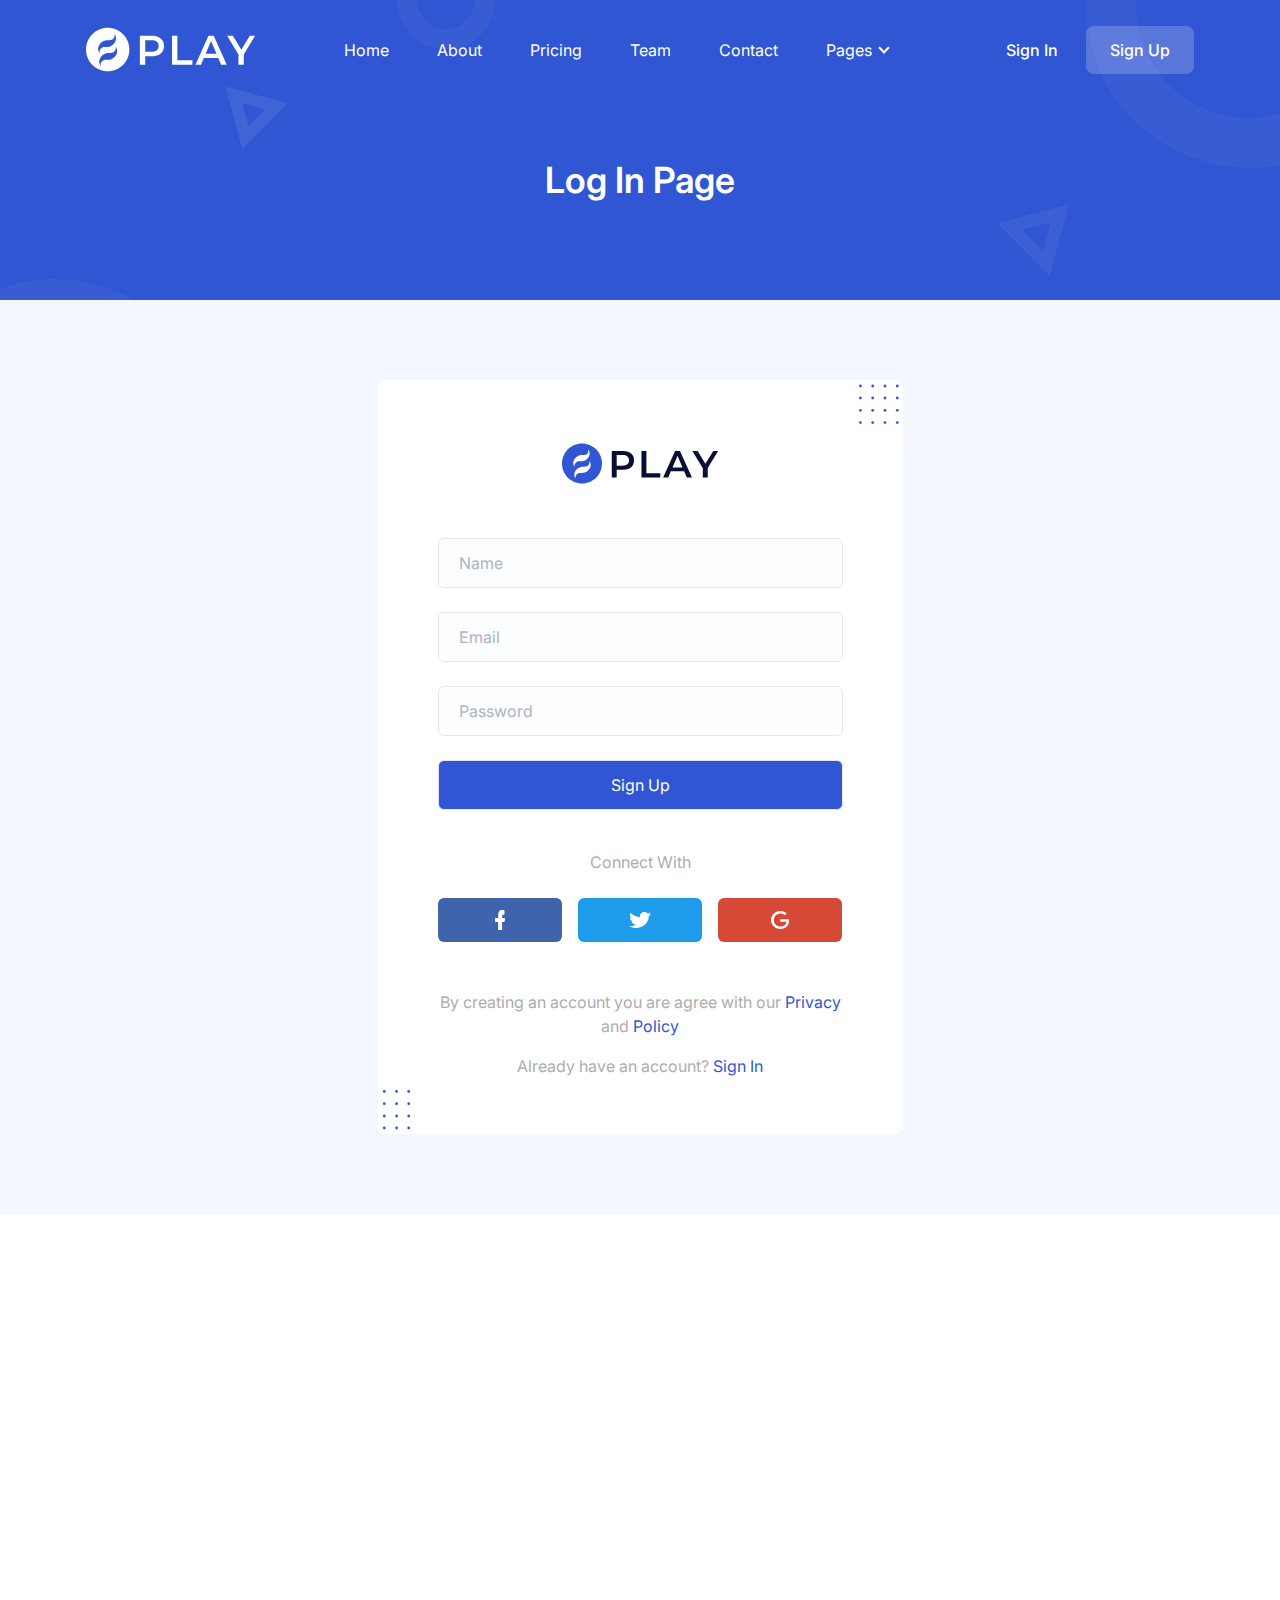
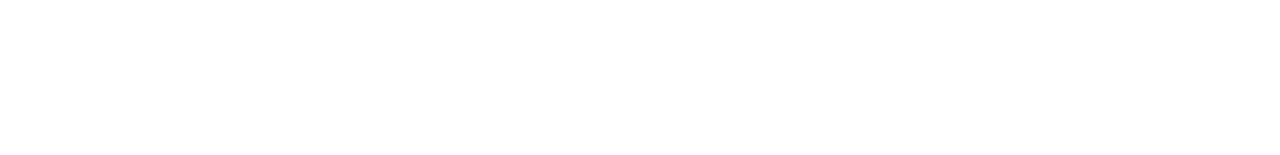
<file: docs/signup.html>
<!DOCTYPE html>
<html lang="en">
  <head>
    <meta charset="UTF-8" />
    <meta http-equiv="X-UA-Compatible" content="IE=edge" />
    <meta name="viewport" content="width=device-width, initial-scale=1.0" />
    <title>Sign Up | Play Tailwind</title>
    <link
      rel="shortcut icon"
      href="assets/images/favicon.png"
      type="image/x-icon"
    />
    <link rel="stylesheet" href="assets/css/animate.css" />
    <link rel="stylesheet" href="assets/css/tailwind.css" />

    <!-- ==== WOW JS ==== -->
    <script src="assets/js/wow.min.js"></script>
    <script>
      new WOW().init();
    </script>
  </head>
  <body>
    <!-- ====== Navbar Section Start -->
    <div
      class="
        ud-header
        bg-transparent
        absolute
        top-0
        left-0
        z-40
        w-full
        flex
        items-center
      "
    >
      <div class="container">
        <div class="flex -mx-4 items-center justify-between relative">
          <div class="px-4 w-60 max-w-full">
            <a href="index.html" class="navbar-logo w-full block py-5">
              <img
                src="assets/images/logo/logo-white.svg"
                alt="logo"
                class="w-full header-logo"
              />
            </a>
          </div>
          <div class="flex px-4 justify-between items-center w-full">
            <div>
              <button
                id="navbarToggler"
                class="
                  block
                  absolute
                  right-4
                  top-1/2
                  -translate-y-1/2
                  lg:hidden
                  focus:ring-2
                  ring-primary
                  px-3
                  py-[6px]
                  rounded-lg
                "
              >
                <span
                  class="relative w-[30px] h-[2px] my-[6px] block bg-white"
                ></span>
                <span
                  class="relative w-[30px] h-[2px] my-[6px] block bg-white"
                ></span>
                <span
                  class="relative w-[30px] h-[2px] my-[6px] block bg-white"
                ></span>
              </button>
              <nav
                id="navbarCollapse"
                class="
                  absolute
                  py-5
                  lg:py-0 lg:px-4
                  xl:px-6
                  bg-white
                  lg:bg-transparent
                  shadow-lg
                  rounded-lg
                  max-w-[250px]
                  w-full
                  lg:max-w-full lg:w-full
                  right-4
                  top-full
                  hidden
                  lg:block lg:static lg:shadow-none
                "
              >
                <ul class="blcok lg:flex">
                  <li class="relative group">
                    <a
                      href="#home"
                      class="
                        ud-menu-scroll
                        text-base text-dark
                        lg:text-white
                        lg:group-hover:opacity-70
                        lg:group-hover:text-white
                        group-hover:text-primary
                        py-2
                        lg:py-6 lg:inline-flex lg:px-0
                        flex
                        mx-8
                        lg:mr-0
                      "
                    >
                      Home
                    </a>
                  </li>
                  <li class="relative group">
                    <a
                      href="/#about"
                      class="
                        ud-menu-scroll
                        text-base text-dark
                        lg:text-white
                        lg:group-hover:opacity-70
                        lg:group-hover:text-white
                        group-hover:text-primary
                        py-2
                        lg:py-6 lg:inline-flex lg:px-0
                        flex
                        mx-8
                        lg:mr-0 lg:ml-7
                        xl:ml-12
                      "
                    >
                      About
                    </a>
                  </li>
                  <li class="relative group">
                    <a
                      href="/#pricing"
                      class="
                        ud-menu-scroll
                        text-base text-dark
                        lg:text-white
                        lg:group-hover:opacity-70
                        lg:group-hover:text-white
                        group-hover:text-primary
                        py-2
                        lg:py-6 lg:inline-flex lg:px-0
                        flex
                        mx-8
                        lg:mr-0 lg:ml-7
                        xl:ml-12
                      "
                    >
                      Pricing
                    </a>
                  </li>
                  <li class="relative group">
                    <a
                      href="/#team"
                      class="
                        ud-menu-scroll
                        text-base text-dark
                        lg:text-white
                        lg:group-hover:opacity-70
                        lg:group-hover:text-white
                        group-hover:text-primary
                        py-2
                        lg:py-6 lg:inline-flex lg:px-0
                        flex
                        mx-8
                        lg:mr-0 lg:ml-7
                        xl:ml-12
                      "
                    >
                      Team
                    </a>
                  </li>
                  <li class="relative group">
                    <a
                      href="/#contact"
                      class="
                        ud-menu-scroll
                        text-base text-dark
                        lg:text-white
                        lg:group-hover:opacity-70
                        lg:group-hover:text-white
                        group-hover:text-primary
                        py-2
                        lg:py-6 lg:inline-flex lg:px-0
                        flex
                        mx-8
                        lg:mr-0 lg:ml-7
                        xl:ml-12
                      "
                    >
                      Contact
                    </a>
                  </li>
                  <li class="relative group submenu-item">
                    <a
                      href="javascript:void(0)"
                      class="
                        text-base text-dark
                        lg:text-white
                        lg:group-hover:opacity-70
                        lg:group-hover:text-white
                        group-hover:text-primary
                        py-2
                        lg:py-6 lg:inline-flex lg:pl-0 lg:pr-4
                        flex
                        mx-8
                        lg:mr-0 lg:ml-8
                        xl:ml-12
                        relative
                        after:absolute
                        after:w-2
                        after:h-2
                        after:border-b-2
                        after:border-r-2
                        after:border-current
                        after:rotate-45
                        lg:after:right-0
                        after:right-1
                        after:top-1/2
                        after:-translate-y-1/2
                        after:mt-[-2px]
                      "
                    >
                      Pages
                    </a>
                    <div
                      class="
                        submenu
                        hidden
                        relative
                        lg:absolute
                        w-[250px]
                        top-full
                        lg:top-[110%]
                        left-0
                        rounded-sm
                        lg:shadow-lg
                        p-4
                        lg:block lg:opacity-0 lg:invisible
                        group-hover:opacity-100
                        lg:group-hover:visible lg:group-hover:top-full
                        bg-white
                        transition-[top]
                        duration-300
                      "
                    >
                      <a
                        href="about.html"
                        class="
                          block
                          text-sm text-body-color
                          rounded
                          hover:text-primary
                          py-[10px]
                          px-4
                        "
                      >
                        About Page
                      </a>
                      <a
                        href="pricing.html"
                        class="
                          block
                          text-sm text-body-color
                          rounded
                          hover:text-primary
                          py-[10px]
                          px-4
                        "
                      >
                        Pricing Page
                      </a>
                      <a
                        href="contact.html"
                        class="
                          block
                          text-sm text-body-color
                          rounded
                          hover:text-primary
                          py-[10px]
                          px-4
                        "
                      >
                        Contact Page
                      </a>
                      <a
                        href="blog-grids.html"
                        class="
                          block
                          text-sm text-body-color
                          rounded
                          hover:text-primary
                          py-[10px]
                          px-4
                        "
                      >
                        Blog Grid Page
                      </a>
                      <a
                        href="blog-details.html"
                        class="
                          block
                          text-sm text-body-color
                          rounded
                          hover:text-primary
                          py-[10px]
                          px-4
                        "
                      >
                        Blog Details Page
                      </a>
                      <a
                        href="signup.html"
                        class="
                          block
                          text-sm text-body-color
                          rounded
                          hover:text-primary
                          py-[10px]
                          px-4
                        "
                      >
                        Sign Up Page
                      </a>
                      <a
                        href="signin.html"
                        class="
                          block
                          text-sm text-body-color
                          rounded
                          hover:text-primary
                          py-[10px]
                          px-4
                        "
                      >
                        Sign In Page
                      </a>
                      <a
                        href="404.html"
                        class="
                          block
                          text-sm text-body-color
                          rounded
                          hover:text-primary
                          py-[10px]
                          px-4
                        "
                      >
                        404 Page
                      </a>
                    </div>
                  </li>
                </ul>
              </nav>
            </div>
            <div class="sm:flex justify-end hidden pr-16 lg:pr-0">
              <a
                href="signin.html"
                class="
                  text-base
                  font-medium
                  text-white
                  hover:opacity-70
                  py-3
                  px-7
                  loginBtn
                "
              >
                Sign In
              </a>
              <a
                href="signup.html"
                class="
                  text-base
                  font-medium
                  text-white
                  bg-white bg-opacity-20
                  rounded-lg
                  py-3
                  px-6
                  hover:bg-opacity-100 hover:text-dark
                  signUpBtn
                  duration-300
                  ease-in-out
                "
              >
                Sign Up
              </a>
            </div>
          </div>
        </div>
      </div>
    </div>
    <!-- ====== Navbar Section End -->

    <!-- ====== Banner Section Start -->
    <div
      class="
        relative
        z-10
        pt-[120px]
        md:pt-[130px]
        lg:pt-[160px]
        pb-[100px]
        bg-primary
        overflow-hidden
      "
    >
      <div class="container">
        <div class="flex flex-wrap items-center -mx-4">
          <div class="w-full px-4">
            <div class="text-center">
              <h1 class="font-semibold text-white text-4xl">Log In Page</h1>
            </div>
          </div>
        </div>
      </div>
      <div>
        <span class="absolute top-0 left-0 z-[-1]">
          <svg
            width="495"
            height="470"
            viewBox="0 0 495 470"
            fill="none"
            xmlns="http://www.w3.org/2000/svg"
          >
            <circle
              cx="55"
              cy="442"
              r="138"
              stroke="white"
              stroke-opacity="0.04"
              stroke-width="50"
            />
            <circle
              cx="446"
              r="39"
              stroke="white"
              stroke-opacity="0.04"
              stroke-width="20"
            />
            <path
              d="M245.406 137.609L233.985 94.9852L276.609 106.406L245.406 137.609Z"
              stroke="white"
              stroke-opacity="0.08"
              stroke-width="12"
            />
          </svg>
        </span>
        <span class="absolute top-0 right-0 z-[-1]">
          <svg
            width="493"
            height="470"
            viewBox="0 0 493 470"
            fill="none"
            xmlns="http://www.w3.org/2000/svg"
          >
            <circle
              cx="462"
              cy="5"
              r="138"
              stroke="white"
              stroke-opacity="0.04"
              stroke-width="50"
            />
            <circle
              cx="49"
              cy="470"
              r="39"
              stroke="white"
              stroke-opacity="0.04"
              stroke-width="20"
            />
            <path
              d="M222.393 226.701L272.808 213.192L259.299 263.607L222.393 226.701Z"
              stroke="white"
              stroke-opacity="0.06"
              stroke-width="13"
            />
          </svg>
        </span>
      </div>
    </div>
    <!-- ====== Banner Section End -->

    <!-- ====== Forms Section Start -->
    <section class="bg-[#F4F7FF] py-14 lg:py-20">
      <div class="container">
        <div class="flex flex-wrap -mx-4">
          <div class="w-full px-4">
            <div
              class="
                max-w-[525px]
                mx-auto
                text-center
                bg-white
                rounded-lg
                relative
                overflow-hidden
                py-14
                px-8
                sm:px-12
                md:px-[60px]
                wow
                fadeInUp
              "
              data-wow-delay=".15s"
            >
              <div class="mb-10 text-center">
                <a
                  href="javascript:void(0)"
                  class="inline-block max-w-[160px] mx-auto"
                >
                  <img src="assets/images/logo/logo.svg" alt="logo" />
                </a>
              </div>
              <form>
                <div class="mb-6">
                  <input
                    type="text"
                    placeholder="Name"
                    class="
                      w-full
                      rounded-md
                      border
                      bordder-[#E9EDF4]
                      py-3
                      px-5
                      bg-[#FCFDFE]
                      text-base text-body-color
                      placeholder-[#ACB6BE]
                      outline-none
                      focus-visible:shadow-none
                      focus:border-primary
                      transition
                    "
                  />
                </div>
                <div class="mb-6">
                  <input
                    type="email"
                    placeholder="Email"
                    class="
                      w-full
                      rounded-md
                      border
                      bordder-[#E9EDF4]
                      py-3
                      px-5
                      bg-[#FCFDFE]
                      text-base text-body-color
                      placeholder-[#ACB6BE]
                      outline-none
                      focus-visible:shadow-none
                      focus:border-primary
                      transition
                    "
                  />
                </div>
                <div class="mb-6">
                  <input
                    type="password"
                    placeholder="Password"
                    class="
                      w-full
                      rounded-md
                      border
                      bordder-[#E9EDF4]
                      py-3
                      px-5
                      bg-[#FCFDFE]
                      text-base text-body-color
                      placeholder-[#ACB6BE]
                      outline-none
                      focus-visible:shadow-none
                      focus:border-primary
                      transition
                    "
                  />
                </div>
                <div class="mb-10">
                  <input
                    type="submit"
                    value="Sign Up"
                    class="
                      w-full
                      rounded-md
                      border
                      bordder-primary
                      py-3
                      px-5
                      bg-primary
                      text-base text-white
                      cursor-pointer
                      hover:shadow-md
                      transition
                      duration-300
                      ease-in-out
                    "
                  />
                </div>
              </form>
              <p class="text-base mb-6 text-[#adadad]">Connect With</p>
              <ul class="flex justify-between -mx-2 mb-12">
                <li class="px-2 w-full">
                  <a
                    href="javascript:void(0)"
                    class="
                      flex
                      h-11
                      items-center
                      justify-center
                      rounded-md
                      bg-[#4064AC]
                      hover:bg-opacity-90
                      transition
                    "
                  >
                    <svg
                      width="10"
                      height="20"
                      viewBox="0 0 10 20"
                      fill="none"
                      xmlns="http://www.w3.org/2000/svg"
                    >
                      <path
                        d="M9.29878 8H7.74898H7.19548V7.35484V5.35484V4.70968H7.74898H8.91133C9.21575 4.70968 9.46483 4.45161 9.46483 4.06452V0.645161C9.46483 0.290323 9.24343 0 8.91133 0H6.89106C4.70474 0 3.18262 1.80645 3.18262 4.48387V7.29032V7.93548H2.62912H0.747223C0.359774 7.93548 0 8.29032 0 8.80645V11.129C0 11.5806 0.304424 12 0.747223 12H2.57377H3.12727V12.6452V19.129C3.12727 19.5806 3.43169 20 3.87449 20H6.47593C6.64198 20 6.78036 19.9032 6.89106 19.7742C7.00176 19.6452 7.08478 19.4194 7.08478 19.2258V12.6774V12.0323H7.66596H8.91133C9.2711 12.0323 9.54785 11.7742 9.6032 11.3871V11.3548V11.3226L9.99065 9.09677C10.0183 8.87097 9.99065 8.6129 9.8246 8.35484C9.76925 8.19355 9.52018 8.03226 9.29878 8Z"
                        fill="white"
                      />
                    </svg>
                  </a>
                </li>
                <li class="px-2 w-full">
                  <a
                    href="javascript:void(0)"
                    class="
                      flex
                      h-11
                      items-center
                      justify-center
                      rounded-md
                      bg-[#1C9CEA]
                      hover:bg-opacity-90
                      transition
                    "
                  >
                    <svg
                      width="22"
                      height="16"
                      viewBox="0 0 22 16"
                      fill="none"
                      xmlns="http://www.w3.org/2000/svg"
                    >
                      <path
                        d="M19.5516 2.75538L20.9 1.25245C21.2903 0.845401 21.3968 0.53229 21.4323 0.375734C20.3677 0.939335 19.3742 1.1272 18.7355 1.1272H18.4871L18.3452 1.00196C17.4935 0.344423 16.429 0 15.2935 0C12.8097 0 10.8581 1.81605 10.8581 3.91389C10.8581 4.03914 10.8581 4.22701 10.8935 4.35225L11 4.97847L10.2548 4.94716C5.7129 4.82192 1.9871 1.37769 1.38387 0.782779C0.390323 2.34834 0.958064 3.85127 1.56129 4.79061L2.76774 6.54403L0.851613 5.6047C0.887097 6.91977 1.45484 7.95303 2.55484 8.7045L3.5129 9.33072L2.55484 9.67515C3.15806 11.272 4.50645 11.9296 5.5 12.18L6.8129 12.4932L5.57097 13.2446C3.58387 14.4971 1.1 14.4031 0 14.3092C2.23548 15.6869 4.89677 16 6.74194 16C8.12581 16 9.15484 15.8748 9.40322 15.7808C19.3387 13.7143 19.8 5.8865 19.8 4.32094V4.10176L20.0129 3.97652C21.2194 2.97456 21.7161 2.44227 22 2.12916C21.8935 2.16047 21.7516 2.22309 21.6097 2.2544L19.5516 2.75538Z"
                        fill="white"
                      />
                    </svg>
                  </a>
                </li>
                <li class="px-2 w-full">
                  <a
                    href="javascript:void(0)"
                    class="
                      flex
                      h-11
                      items-center
                      justify-center
                      rounded-md
                      bg-[#D64937]
                      hover:bg-opacity-90
                      transition
                    "
                  >
                    <svg
                      width="18"
                      height="18"
                      viewBox="0 0 18 18"
                      fill="none"
                      xmlns="http://www.w3.org/2000/svg"
                    >
                      <path
                        d="M17.8477 8.17132H9.29628V10.643H15.4342C15.1065 14.0743 12.2461 15.5574 9.47506 15.5574C5.95916 15.5574 2.8306 12.8821 2.8306 9.01461C2.8306 5.29251 5.81018 2.47185 9.47506 2.47185C12.2759 2.47185 13.9742 4.24567 13.9742 4.24567L15.7024 2.47185C15.7024 2.47185 13.3783 0.000145544 9.35587 0.000145544C4.05223 -0.0289334 0 4.30383 0 8.98553C0 13.5218 3.81386 18 9.44526 18C14.4212 18 17.9967 14.7141 17.9967 9.79974C18.0264 8.78198 17.8477 8.17132 17.8477 8.17132Z"
                        fill="white"
                      />
                    </svg>
                  </a>
                </li>
              </ul>

              <p class="text-base text-[#adadad] mb-4">
                By creating an account you are agree with our
                <a
                  href="javascript:void(0)"
                  class="text-primary hover:underline"
                >
                  Privacy
                </a>
                and
                <a
                  href="javascript:void(0)"
                  class="text-primary hover:underline"
                >
                  Policy
                </a>
              </p>

              <p class="text-base text-[#adadad]">
                Already have an account?
                <a href="signin.html" class="text-primary hover:underline">
                  Sign In
                </a>
              </p>

              <div>
                <span class="absolute top-1 right-1">
                  <svg
                    width="40"
                    height="40"
                    viewBox="0 0 40 40"
                    fill="none"
                    xmlns="http://www.w3.org/2000/svg"
                  >
                    <circle
                      cx="1.39737"
                      cy="38.6026"
                      r="1.39737"
                      transform="rotate(-90 1.39737 38.6026)"
                      fill="#3056D3"
                    />
                    <circle
                      cx="1.39737"
                      cy="1.99122"
                      r="1.39737"
                      transform="rotate(-90 1.39737 1.99122)"
                      fill="#3056D3"
                    />
                    <circle
                      cx="13.6943"
                      cy="38.6026"
                      r="1.39737"
                      transform="rotate(-90 13.6943 38.6026)"
                      fill="#3056D3"
                    />
                    <circle
                      cx="13.6943"
                      cy="1.99122"
                      r="1.39737"
                      transform="rotate(-90 13.6943 1.99122)"
                      fill="#3056D3"
                    />
                    <circle
                      cx="25.9911"
                      cy="38.6026"
                      r="1.39737"
                      transform="rotate(-90 25.9911 38.6026)"
                      fill="#3056D3"
                    />
                    <circle
                      cx="25.9911"
                      cy="1.99122"
                      r="1.39737"
                      transform="rotate(-90 25.9911 1.99122)"
                      fill="#3056D3"
                    />
                    <circle
                      cx="38.288"
                      cy="38.6026"
                      r="1.39737"
                      transform="rotate(-90 38.288 38.6026)"
                      fill="#3056D3"
                    />
                    <circle
                      cx="38.288"
                      cy="1.99122"
                      r="1.39737"
                      transform="rotate(-90 38.288 1.99122)"
                      fill="#3056D3"
                    />
                    <circle
                      cx="1.39737"
                      cy="26.3057"
                      r="1.39737"
                      transform="rotate(-90 1.39737 26.3057)"
                      fill="#3056D3"
                    />
                    <circle
                      cx="13.6943"
                      cy="26.3057"
                      r="1.39737"
                      transform="rotate(-90 13.6943 26.3057)"
                      fill="#3056D3"
                    />
                    <circle
                      cx="25.9911"
                      cy="26.3057"
                      r="1.39737"
                      transform="rotate(-90 25.9911 26.3057)"
                      fill="#3056D3"
                    />
                    <circle
                      cx="38.288"
                      cy="26.3057"
                      r="1.39737"
                      transform="rotate(-90 38.288 26.3057)"
                      fill="#3056D3"
                    />
                    <circle
                      cx="1.39737"
                      cy="14.0086"
                      r="1.39737"
                      transform="rotate(-90 1.39737 14.0086)"
                      fill="#3056D3"
                    />
                    <circle
                      cx="13.6943"
                      cy="14.0086"
                      r="1.39737"
                      transform="rotate(-90 13.6943 14.0086)"
                      fill="#3056D3"
                    />
                    <circle
                      cx="25.9911"
                      cy="14.0086"
                      r="1.39737"
                      transform="rotate(-90 25.9911 14.0086)"
                      fill="#3056D3"
                    />
                    <circle
                      cx="38.288"
                      cy="14.0086"
                      r="1.39737"
                      transform="rotate(-90 38.288 14.0086)"
                      fill="#3056D3"
                    />
                  </svg>
                </span>
                <span class="absolute left-1 bottom-1">
                  <svg
                    width="29"
                    height="40"
                    viewBox="0 0 29 40"
                    fill="none"
                    xmlns="http://www.w3.org/2000/svg"
                  >
                    <circle
                      cx="2.288"
                      cy="25.9912"
                      r="1.39737"
                      transform="rotate(-90 2.288 25.9912)"
                      fill="#3056D3"
                    />
                    <circle
                      cx="14.5849"
                      cy="25.9911"
                      r="1.39737"
                      transform="rotate(-90 14.5849 25.9911)"
                      fill="#3056D3"
                    />
                    <circle
                      cx="26.7216"
                      cy="25.9911"
                      r="1.39737"
                      transform="rotate(-90 26.7216 25.9911)"
                      fill="#3056D3"
                    />
                    <circle
                      cx="2.288"
                      cy="13.6944"
                      r="1.39737"
                      transform="rotate(-90 2.288 13.6944)"
                      fill="#3056D3"
                    />
                    <circle
                      cx="14.5849"
                      cy="13.6943"
                      r="1.39737"
                      transform="rotate(-90 14.5849 13.6943)"
                      fill="#3056D3"
                    />
                    <circle
                      cx="26.7216"
                      cy="13.6943"
                      r="1.39737"
                      transform="rotate(-90 26.7216 13.6943)"
                      fill="#3056D3"
                    />
                    <circle
                      cx="2.288"
                      cy="38.0087"
                      r="1.39737"
                      transform="rotate(-90 2.288 38.0087)"
                      fill="#3056D3"
                    />
                    <circle
                      cx="2.288"
                      cy="1.39739"
                      r="1.39737"
                      transform="rotate(-90 2.288 1.39739)"
                      fill="#3056D3"
                    />
                    <circle
                      cx="14.5849"
                      cy="38.0089"
                      r="1.39737"
                      transform="rotate(-90 14.5849 38.0089)"
                      fill="#3056D3"
                    />
                    <circle
                      cx="26.7216"
                      cy="38.0089"
                      r="1.39737"
                      transform="rotate(-90 26.7216 38.0089)"
                      fill="#3056D3"
                    />
                    <circle
                      cx="14.5849"
                      cy="1.39761"
                      r="1.39737"
                      transform="rotate(-90 14.5849 1.39761)"
                      fill="#3056D3"
                    />
                    <circle
                      cx="26.7216"
                      cy="1.39761"
                      r="1.39737"
                      transform="rotate(-90 26.7216 1.39761)"
                      fill="#3056D3"
                    />
                  </svg>
                </span>
              </div>
            </div>
          </div>
        </div>
      </div>
    </section>
    <!-- ====== Forms Section End -->

    <!-- ====== Footer Section Start -->
    <footer
      class="bg-black pt-20 lg:pt-[120px] relative z-10 wow fadeInUp"
      data-wow-delay=".15s"
    >
      <div class="container">
        <div class="flex flex-wrap -mx-4">
          <div class="w-full sm:w-1/2 md:w-1/2 lg:w-4/12 xl:w-3/12 px-4">
            <div class="w-full mb-10">
              <a
                href="javascript:void(0)"
                class="inline-block max-w-[160px] mb-6"
              >
                <img
                  src="assets/images/logo/logo-white.svg"
                  alt="logo"
                  class="max-w-full"
                />
              </a>
              <p class="text-base text-[#f3f4fe] mb-7">
                We create digital experiences for brands and companies by using
                technology.
              </p>
              <div class="flex items-center -mx-3">
                <a
                  href="javascript:void(0)"
                  class="px-3 text-[#dddddd] hover:text-white"
                >
                  <svg
                    width="10"
                    height="18"
                    viewBox="0 0 10 18"
                    class="fill-current"
                  >
                    <path
                      d="M9.00007 6.82105H7.50006H6.96434V6.27097V4.56571V4.01562H7.50006H8.62507C8.91971 4.01562 9.16078 3.79559 9.16078 3.46554V0.550085C9.16078 0.247538 8.9465 0 8.62507 0H6.66969C4.55361 0 3.08038 1.54024 3.08038 3.82309V6.21596V6.76605H2.54466H0.72322C0.348217 6.76605 0 7.06859 0 7.50866V9.48897C0 9.87402 0.294645 10.2316 0.72322 10.2316H2.49109H3.02681V10.7817V16.31C3.02681 16.6951 3.32145 17.0526 3.75003 17.0526H6.26791C6.42862 17.0526 6.56255 16.9701 6.66969 16.8601C6.77684 16.7501 6.8572 16.5576 6.8572 16.3925V10.8092V10.2591H7.4197H8.62507C8.97328 10.2591 9.24114 10.0391 9.29471 9.709V9.6815V9.65399L9.66972 7.7562C9.6965 7.56367 9.66972 7.34363 9.509 7.1236C9.45543 6.98608 9.21436 6.84856 9.00007 6.82105Z"
                    />
                  </svg>
                </a>
                <a
                  href="javascript:void(0)"
                  class="px-3 text-[#dddddd] hover:text-white"
                >
                  <svg
                    width="19"
                    height="15"
                    viewBox="0 0 19 15"
                    class="fill-current"
                  >
                    <path
                      d="M16.2622 3.17878L17.33 1.93293C17.6391 1.59551 17.7234 1.33595 17.7515 1.20618C16.9085 1.67337 16.1217 1.82911 15.6159 1.82911H15.4192L15.3068 1.72528C14.6324 1.18022 13.7894 0.894714 12.8902 0.894714C10.9233 0.894714 9.37779 2.40012 9.37779 4.13913C9.37779 4.24295 9.37779 4.39868 9.40589 4.5025L9.49019 5.02161L8.90009 4.99565C5.30334 4.89183 2.35288 2.03675 1.87518 1.5436C1.08839 2.84136 1.53799 4.08722 2.01568 4.86587L2.97107 6.31937L1.45369 5.54071C1.48179 6.63084 1.93138 7.48736 2.80247 8.11029L3.56116 8.62939L2.80247 8.9149C3.28017 10.2386 4.34795 10.7837 5.13474 10.9913L6.17443 11.2509L5.19094 11.8738C3.61736 12.912 1.65039 12.8342 0.779297 12.7563C2.54957 13.8983 4.65705 14.1579 6.11823 14.1579C7.21412 14.1579 8.02901 14.0541 8.2257 13.9762C16.0936 12.2631 16.4589 5.77431 16.4589 4.47655V4.29486L16.6275 4.19104C17.5829 3.36047 17.9763 2.91923 18.2011 2.65967C18.1168 2.68563 18.0044 2.73754 17.892 2.7635L16.2622 3.17878Z"
                    />
                  </svg>
                </a>
                <a
                  href="javascript:void(0)"
                  class="px-3 text-[#dddddd] hover:text-white"
                >
                  <svg
                    width="18"
                    height="18"
                    viewBox="0 0 18 18"
                    class="fill-current"
                  >
                    <path
                      d="M8.91688 12.4995C10.6918 12.4995 12.1306 11.0911 12.1306 9.35385C12.1306 7.61655 10.6918 6.20819 8.91688 6.20819C7.14197 6.20819 5.70312 7.61655 5.70312 9.35385C5.70312 11.0911 7.14197 12.4995 8.91688 12.4995Z"
                    />
                    <path
                      d="M12.4078 0.947388H5.37075C2.57257 0.947388 0.300781 3.17104 0.300781 5.90993V12.7436C0.300781 15.5367 2.57257 17.7604 5.37075 17.7604H12.3524C15.2059 17.7604 17.4777 15.5367 17.4777 12.7978V5.90993C17.4777 3.17104 15.2059 0.947388 12.4078 0.947388ZM8.91696 13.4758C6.56206 13.4758 4.70584 11.6047 4.70584 9.35389C4.70584 7.10312 6.58976 5.23199 8.91696 5.23199C11.2165 5.23199 13.1004 7.10312 13.1004 9.35389C13.1004 11.6047 11.2442 13.4758 8.91696 13.4758ZM14.735 5.61164C14.4579 5.90993 14.0423 6.07264 13.5714 6.07264C13.1558 6.07264 12.7402 5.90993 12.4078 5.61164C12.103 5.31334 11.9368 4.9337 11.9368 4.47269C11.9368 4.01169 12.103 3.65916 12.4078 3.33375C12.7125 3.00834 13.1004 2.84563 13.5714 2.84563C13.9869 2.84563 14.4302 3.00834 14.735 3.30663C15.012 3.65916 15.2059 4.06593 15.2059 4.49981C15.1782 4.9337 15.012 5.31334 14.735 5.61164Z"
                    />
                    <path
                      d="M13.5985 3.82184C13.2383 3.82184 12.9336 4.12013 12.9336 4.47266C12.9336 4.82519 13.2383 5.12349 13.5985 5.12349C13.9587 5.12349 14.2634 4.82519 14.2634 4.47266C14.2634 4.12013 13.9864 3.82184 13.5985 3.82184Z"
                    />
                  </svg>
                </a>
                <a
                  href="javascript:void(0)"
                  class="px-3 text-[#dddddd] hover:text-white"
                >
                  <svg
                    width="18"
                    height="18"
                    viewBox="0 0 18 18"
                    class="fill-current"
                  >
                    <path
                      d="M16.7821 0.947388H1.84847C1.14272 0.947388 0.578125 1.49747 0.578125 2.18508V16.7623C0.578125 17.4224 1.14272 18 1.84847 18H16.7257C17.4314 18 17.996 17.4499 17.996 16.7623V2.15757C18.0525 1.49747 17.4879 0.947388 16.7821 0.947388ZM5.7442 15.4421H3.17528V7.32837H5.7442V15.4421ZM4.44563 6.2007C3.59873 6.2007 2.94944 5.5406 2.94944 4.74297C2.94944 3.94535 3.62696 3.28525 4.44563 3.28525C5.26429 3.28525 5.94181 3.94535 5.94181 4.74297C5.94181 5.5406 5.32075 6.2007 4.44563 6.2007ZM15.4835 15.4421H12.9146V11.509C12.9146 10.5739 12.8864 9.33618 11.5596 9.33618C10.2045 9.33618 10.0069 10.3813 10.0069 11.4265V15.4421H7.438V7.32837H9.95046V8.45605H9.9787C10.3457 7.79594 11.1644 7.13584 12.4347 7.13584C15.0601 7.13584 15.54 8.7861 15.54 11.0414V15.4421H15.4835Z"
                    />
                  </svg>
                </a>
              </div>
            </div>
          </div>
          <div class="w-full sm:w-1/2 md:w-1/2 lg:w-2/12 xl:w-2/12 px-4">
            <div class="w-full mb-10">
              <h4 class="text-white text-lg font-semibold mb-9">About Us</h4>
              <ul>
                <li>
                  <a
                    href="javascript:void(0)"
                    class="
                      inline-block
                      text-base text-[#f3f4fe]
                      hover:text-primary
                      leading-loose
                      mb-2
                    "
                  >
                    Home
                  </a>
                </li>
                <li>
                  <a
                    href="javascript:void(0)"
                    class="
                      inline-block
                      text-base text-[#f3f4fe]
                      hover:text-primary
                      leading-loose
                      mb-2
                    "
                  >
                    Features
                  </a>
                </li>
                <li>
                  <a
                    href="javascript:void(0)"
                    class="
                      inline-block
                      text-base text-[#f3f4fe]
                      hover:text-primary
                      leading-loose
                      mb-2
                    "
                  >
                    About
                  </a>
                </li>
                <li>
                  <a
                    href="javascript:void(0)"
                    class="
                      inline-block
                      text-base text-[#f3f4fe]
                      hover:text-primary
                      leading-loose
                      mb-2
                    "
                  >
                    Testimonial
                  </a>
                </li>
              </ul>
            </div>
          </div>
          <div class="w-full sm:w-1/2 md:w-1/2 lg:w-3/12 xl:w-2/12 px-4">
            <div class="w-full mb-10">
              <h4 class="text-white text-lg font-semibold mb-9">Features</h4>
              <ul>
                <li>
                  <a
                    href="javascript:void(0)"
                    class="
                      inline-block
                      text-base text-[#f3f4fe]
                      hover:text-primary
                      leading-loose
                      mb-2
                    "
                  >
                    How it works
                  </a>
                </li>
                <li>
                  <a
                    href="javascript:void(0)"
                    class="
                      inline-block
                      text-base text-[#f3f4fe]
                      hover:text-primary
                      leading-loose
                      mb-2
                    "
                  >
                    Privacy policy
                  </a>
                </li>
                <li>
                  <a
                    href="javascript:void(0)"
                    class="
                      inline-block
                      text-base text-[#f3f4fe]
                      hover:text-primary
                      leading-loose
                      mb-2
                    "
                  >
                    Terms of Service
                  </a>
                </li>
                <li>
                  <a
                    href="javascript:void(0)"
                    class="
                      inline-block
                      text-base text-[#f3f4fe]
                      hover:text-primary
                      leading-loose
                      mb-2
                    "
                  >
                    Refund policy
                  </a>
                </li>
              </ul>
            </div>
          </div>
          <div class="w-full sm:w-1/2 md:w-1/2 lg:w-3/12 xl:w-2/12 px-4">
            <div class="w-full mb-10">
              <h4 class="text-white text-lg font-semibold mb-9">
                Our Products
              </h4>
              <ul>
                <li>
                  <a
                    href="javascript:void(0)"
                    class="
                      inline-block
                      text-base text-[#f3f4fe]
                      hover:text-primary
                      leading-loose
                      mb-2
                    "
                  >
                    LineIcons
                  </a>
                </li>
                <li>
                  <a
                    href="javascript:void(0)"
                    class="
                      inline-block
                      text-base text-[#f3f4fe]
                      hover:text-primary
                      leading-loose
                      mb-2
                    "
                  >
                    Ecommerce HTML
                  </a>
                </li>
                <li>
                  <a
                    href="javascript:void(0)"
                    class="
                      inline-block
                      text-base text-[#f3f4fe]
                      hover:text-primary
                      leading-loose
                      mb-2
                    "
                  >
                    Ayro UI
                  </a>
                </li>
                <li>
                  <a
                    href="javascript:void(0)"
                    class="
                      inline-block
                      text-base text-[#f3f4fe]
                      hover:text-primary
                      leading-loose
                      mb-2
                    "
                  >
                    PlainAdmin
                  </a>
                </li>
              </ul>
            </div>
          </div>
          <div class="w-full md:w-2/3 lg:w-6/12 xl:w-3/12 px-4">
            <div class="w-full mb-10">
              <h4 class="text-white text-lg font-semibold mb-9">Partners</h4>
              <ul class="flex flex-wrap items-center">
                <li>
                  <a
                    href="https://tailgrids.com"
                    rel="nofollow noopner"
                    target="_blank"
                    class="
                      block
                      mb-6
                      mr-5
                      max-w-[120px]
                      xl:max-w-[100px]
                      2xl:max-w-[120px]
                    "
                  >
                    <img
                      src="assets/images/footer/brands/tailgrids.svg"
                      alt="tailgrids"
                    />
                  </a>
                </li>
                <li>
                  <a
                    href="https://ayroui.com"
                    rel="nofollow noopner"
                    target="_blank"
                    class="
                      block
                      mb-6
                      mr-5
                      max-w-[120px]
                      xl:max-w-[100px]
                      2xl:max-w-[120px]
                    "
                  >
                    <img
                      src="assets/images/footer/brands/ayroui.svg"
                      alt="ayroui"
                    />
                  </a>
                </li>
                <li>
                  <a
                    href="https://ecommercehtml.com"
                    rel="nofollow noopner"
                    target="_blank"
                    class="
                      block
                      mb-6
                      mr-5
                      max-w-[120px]
                      xl:max-w-[100px]
                      2xl:max-w-[120px]
                    "
                  >
                    <img
                      src="assets/images/footer/brands/ecommerce-html.svg"
                      alt="ecommerce-html"
                    />
                  </a>
                </li>
                <li>
                  <a
                    href="https://graygrids.com"
                    rel="nofollow noopner"
                    target="_blank"
                    class="
                      block
                      mb-6
                      mr-5
                      max-w-[120px]
                      xl:max-w-[100px]
                      2xl:max-w-[120px]
                    "
                  >
                    <img
                      src="assets/images/footer/brands/graygrids.svg"
                      alt="graygrids"
                    />
                  </a>
                </li>
                <li>
                  <a
                    href="https://lineicons.com"
                    rel="nofollow noopner"
                    target="_blank"
                    class="
                      block
                      mb-6
                      mr-5
                      max-w-[120px]
                      xl:max-w-[100px]
                      2xl:max-w-[120px]
                    "
                  >
                    <img
                      src="assets/images/footer/brands/lineicons.svg"
                      alt="lineicons"
                    />
                  </a>
                </li>
                <li>
                  <a
                    href="https://uideck.com"
                    rel="nofollow noopner"
                    target="_blank"
                    class="
                      block
                      mb-6
                      mr-5
                      max-w-[120px]
                      xl:max-w-[100px]
                      2xl:max-w-[120px]
                    "
                  >
                    <img
                      src="assets/images/footer/brands/uideck.svg"
                      alt="uideck"
                    />
                  </a>
                </li>
              </ul>
            </div>
          </div>
        </div>
      </div>

      <div class="border-t border-opacity-40 py-8 mt-12 lg:mt-[60px]">
        <div class="container">
          <div class="flex flex-wrap -mx-4">
            <div class="w-full md:w-2/3 lg:w-1/2 px-4">
              <div class="my-1">
                <div
                  class="
                    flex
                    items-center
                    justify-center
                    md:justify-start
                    -mx-3
                  "
                >
                  <a
                    href="javascript:void(0)"
                    class="text-base text-[#f3f4fe] hover:text-primary px-3"
                  >
                    Privacy policy
                  </a>
                  <a
                    href="javascript:void(0)"
                    class="text-base text-[#f3f4fe] hover:text-primary px-3"
                  >
                    Legal notice
                  </a>
                  <a
                    href="javascript:void(0)"
                    class="text-base text-[#f3f4fe] hover:text-primary px-3"
                  >
                    Terms of service
                  </a>
                </div>
              </div>
            </div>
            <div class="w-full md:w-1/3 lg:w-1/2 px-4">
              <div class="flex justify-center md:justify-end my-1">
                <p class="text-base text-[#f3f4fe]">
                  Designed and Developed by
                  <a
                    href="https://tailgrids.com"
                    rel="nofollow noopner"
                    target="_blank"
                    class="text-primary hover:underline"
                  >
                    TailGrids and UIdeck
                  </a>
                </p>
              </div>
            </div>
          </div>
        </div>
      </div>

      <div>
        <span class="absolute left-0 top-0 z-[-1]">
          <img src="assets/images/footer/shape-1.svg" alt="" />
        </span>

        <span class="absolute bottom-0 right-0 z-[-1]">
          <img src="assets/images/footer/shape-3.svg" alt="" />
        </span>

        <span class="absolute top-0 right-0 z-[-1]">
          <svg
            width="102"
            height="102"
            viewBox="0 0 102 102"
            fill="none"
            xmlns="http://www.w3.org/2000/svg"
          >
            <path
              d="M1.8667 33.1956C2.89765 33.1956 3.7334 34.0318 3.7334 35.0633C3.7334 36.0947 2.89765 36.9309 1.8667 36.9309C0.835744 36.9309 4.50645e-08 36.0947 0 35.0633C-4.50645e-08 34.0318 0.835744 33.1956 1.8667 33.1956Z"
              fill="white"
              fill-opacity="0.08"
            ></path>
            <path
              d="M18.2939 33.1956C19.3249 33.1956 20.1606 34.0318 20.1606 35.0633C20.1606 36.0947 19.3249 36.9309 18.2939 36.9309C17.263 36.9309 16.4272 36.0947 16.4272 35.0633C16.4272 34.0318 17.263 33.1956 18.2939 33.1956Z"
              fill="white"
              fill-opacity="0.08"
            ></path>
            <path
              d="M34.7209 33.195C35.7519 33.195 36.5876 34.0311 36.5876 35.0626C36.5876 36.0941 35.7519 36.9303 34.7209 36.9303C33.69 36.9303 32.8542 36.0941 32.8542 35.0626C32.8542 34.0311 33.69 33.195 34.7209 33.195Z"
              fill="white"
              fill-opacity="0.08"
            ></path>
            <path
              d="M50.9341 33.195C51.965 33.195 52.8008 34.0311 52.8008 35.0626C52.8008 36.0941 51.965 36.9303 50.9341 36.9303C49.9031 36.9303 49.0674 36.0941 49.0674 35.0626C49.0674 34.0311 49.9031 33.195 50.9341 33.195Z"
              fill="white"
              fill-opacity="0.08"
            ></path>
            <path
              d="M1.8667 16.7605C2.89765 16.7605 3.7334 17.5966 3.7334 18.6281C3.7334 19.6596 2.89765 20.4957 1.8667 20.4957C0.835744 20.4957 4.50645e-08 19.6596 0 18.6281C-4.50645e-08 17.5966 0.835744 16.7605 1.8667 16.7605Z"
              fill="white"
              fill-opacity="0.08"
            ></path>
            <path
              d="M18.2939 16.7605C19.3249 16.7605 20.1606 17.5966 20.1606 18.6281C20.1606 19.6596 19.3249 20.4957 18.2939 20.4957C17.263 20.4957 16.4272 19.6596 16.4272 18.6281C16.4272 17.5966 17.263 16.7605 18.2939 16.7605Z"
              fill="white"
              fill-opacity="0.08"
            ></path>
            <path
              d="M34.7209 16.7605C35.7519 16.7605 36.5876 17.5966 36.5876 18.6281C36.5876 19.6596 35.7519 20.4957 34.7209 20.4957C33.69 20.4957 32.8542 19.6596 32.8542 18.6281C32.8542 17.5966 33.69 16.7605 34.7209 16.7605Z"
              fill="white"
              fill-opacity="0.08"
            ></path>
            <path
              d="M50.9341 16.7605C51.965 16.7605 52.8008 17.5966 52.8008 18.6281C52.8008 19.6596 51.965 20.4957 50.9341 20.4957C49.9031 20.4957 49.0674 19.6596 49.0674 18.6281C49.0674 17.5966 49.9031 16.7605 50.9341 16.7605Z"
              fill="white"
              fill-opacity="0.08"
            ></path>
            <path
              d="M1.8667 0.324951C2.89765 0.324951 3.7334 1.16115 3.7334 2.19261C3.7334 3.22408 2.89765 4.06024 1.8667 4.06024C0.835744 4.06024 4.50645e-08 3.22408 0 2.19261C-4.50645e-08 1.16115 0.835744 0.324951 1.8667 0.324951Z"
              fill="white"
              fill-opacity="0.08"
            ></path>
            <path
              d="M18.2939 0.324951C19.3249 0.324951 20.1606 1.16115 20.1606 2.19261C20.1606 3.22408 19.3249 4.06024 18.2939 4.06024C17.263 4.06024 16.4272 3.22408 16.4272 2.19261C16.4272 1.16115 17.263 0.324951 18.2939 0.324951Z"
              fill="white"
              fill-opacity="0.08"
            ></path>
            <path
              d="M34.7209 0.325302C35.7519 0.325302 36.5876 1.16147 36.5876 2.19293C36.5876 3.2244 35.7519 4.06056 34.7209 4.06056C33.69 4.06056 32.8542 3.2244 32.8542 2.19293C32.8542 1.16147 33.69 0.325302 34.7209 0.325302Z"
              fill="white"
              fill-opacity="0.08"
            ></path>
            <path
              d="M50.9341 0.325302C51.965 0.325302 52.8008 1.16147 52.8008 2.19293C52.8008 3.2244 51.965 4.06056 50.9341 4.06056C49.9031 4.06056 49.0674 3.2244 49.0674 2.19293C49.0674 1.16147 49.9031 0.325302 50.9341 0.325302Z"
              fill="white"
              fill-opacity="0.08"
            ></path>
            <path
              d="M66.9037 33.1956C67.9346 33.1956 68.7704 34.0318 68.7704 35.0633C68.7704 36.0947 67.9346 36.9309 66.9037 36.9309C65.8727 36.9309 65.037 36.0947 65.037 35.0633C65.037 34.0318 65.8727 33.1956 66.9037 33.1956Z"
              fill="white"
              fill-opacity="0.08"
            ></path>
            <path
              d="M83.3307 33.1956C84.3616 33.1956 85.1974 34.0318 85.1974 35.0633C85.1974 36.0947 84.3616 36.9309 83.3307 36.9309C82.2997 36.9309 81.464 36.0947 81.464 35.0633C81.464 34.0318 82.2997 33.1956 83.3307 33.1956Z"
              fill="white"
              fill-opacity="0.08"
            ></path>
            <path
              d="M99.7576 33.1956C100.789 33.1956 101.624 34.0318 101.624 35.0633C101.624 36.0947 100.789 36.9309 99.7576 36.9309C98.7266 36.9309 97.8909 36.0947 97.8909 35.0633C97.8909 34.0318 98.7266 33.1956 99.7576 33.1956Z"
              fill="white"
              fill-opacity="0.08"
            ></path>
            <path
              d="M66.9037 16.7605C67.9346 16.7605 68.7704 17.5966 68.7704 18.6281C68.7704 19.6596 67.9346 20.4957 66.9037 20.4957C65.8727 20.4957 65.037 19.6596 65.037 18.6281C65.037 17.5966 65.8727 16.7605 66.9037 16.7605Z"
              fill="white"
              fill-opacity="0.08"
            ></path>
            <path
              d="M83.3307 16.7605C84.3616 16.7605 85.1974 17.5966 85.1974 18.6281C85.1974 19.6596 84.3616 20.4957 83.3307 20.4957C82.2997 20.4957 81.464 19.6596 81.464 18.6281C81.464 17.5966 82.2997 16.7605 83.3307 16.7605Z"
              fill="white"
              fill-opacity="0.08"
            ></path>
            <path
              d="M99.7576 16.7605C100.789 16.7605 101.624 17.5966 101.624 18.6281C101.624 19.6596 100.789 20.4957 99.7576 20.4957C98.7266 20.4957 97.8909 19.6596 97.8909 18.6281C97.8909 17.5966 98.7266 16.7605 99.7576 16.7605Z"
              fill="white"
              fill-opacity="0.08"
            ></path>
            <path
              d="M66.9037 0.324966C67.9346 0.324966 68.7704 1.16115 68.7704 2.19261C68.7704 3.22408 67.9346 4.06024 66.9037 4.06024C65.8727 4.06024 65.037 3.22408 65.037 2.19261C65.037 1.16115 65.8727 0.324966 66.9037 0.324966Z"
              fill="white"
              fill-opacity="0.08"
            ></path>
            <path
              d="M83.3307 0.324951C84.3616 0.324951 85.1974 1.16115 85.1974 2.19261C85.1974 3.22408 84.3616 4.06024 83.3307 4.06024C82.2997 4.06024 81.464 3.22408 81.464 2.19261C81.464 1.16115 82.2997 0.324951 83.3307 0.324951Z"
              fill="white"
              fill-opacity="0.08"
            ></path>
            <path
              d="M99.7576 0.324951C100.789 0.324951 101.624 1.16115 101.624 2.19261C101.624 3.22408 100.789 4.06024 99.7576 4.06024C98.7266 4.06024 97.8909 3.22408 97.8909 2.19261C97.8909 1.16115 98.7266 0.324951 99.7576 0.324951Z"
              fill="white"
              fill-opacity="0.08"
            ></path>
            <path
              d="M1.8667 82.2029C2.89765 82.2029 3.7334 83.039 3.7334 84.0705C3.7334 85.102 2.89765 85.9382 1.8667 85.9382C0.835744 85.9382 4.50645e-08 85.102 0 84.0705C-4.50645e-08 83.039 0.835744 82.2029 1.8667 82.2029Z"
              fill="white"
              fill-opacity="0.08"
            ></path>
            <path
              d="M18.2939 82.2029C19.3249 82.2029 20.1606 83.039 20.1606 84.0705C20.1606 85.102 19.3249 85.9382 18.2939 85.9382C17.263 85.9382 16.4272 85.102 16.4272 84.0705C16.4272 83.039 17.263 82.2029 18.2939 82.2029Z"
              fill="white"
              fill-opacity="0.08"
            ></path>
            <path
              d="M34.7209 82.2026C35.7519 82.2026 36.5876 83.0387 36.5876 84.0702C36.5876 85.1017 35.7519 85.9378 34.7209 85.9378C33.69 85.9378 32.8542 85.1017 32.8542 84.0702C32.8542 83.0387 33.69 82.2026 34.7209 82.2026Z"
              fill="white"
              fill-opacity="0.08"
            ></path>
            <path
              d="M50.9341 82.2026C51.965 82.2026 52.8008 83.0387 52.8008 84.0702C52.8008 85.1017 51.965 85.9378 50.9341 85.9378C49.9031 85.9378 49.0674 85.1017 49.0674 84.0702C49.0674 83.0387 49.9031 82.2026 50.9341 82.2026Z"
              fill="white"
              fill-opacity="0.08"
            ></path>
            <path
              d="M1.8667 65.7677C2.89765 65.7677 3.7334 66.6039 3.7334 67.6353C3.7334 68.6668 2.89765 69.503 1.8667 69.503C0.835744 69.503 4.50645e-08 68.6668 0 67.6353C-4.50645e-08 66.6039 0.835744 65.7677 1.8667 65.7677Z"
              fill="white"
              fill-opacity="0.08"
            ></path>
            <path
              d="M18.2939 65.7677C19.3249 65.7677 20.1606 66.6039 20.1606 67.6353C20.1606 68.6668 19.3249 69.503 18.2939 69.503C17.263 69.503 16.4272 68.6668 16.4272 67.6353C16.4272 66.6039 17.263 65.7677 18.2939 65.7677Z"
              fill="white"
              fill-opacity="0.08"
            ></path>
            <path
              d="M34.7209 65.7674C35.7519 65.7674 36.5876 66.6036 36.5876 67.635C36.5876 68.6665 35.7519 69.5027 34.7209 69.5027C33.69 69.5027 32.8542 68.6665 32.8542 67.635C32.8542 66.6036 33.69 65.7674 34.7209 65.7674Z"
              fill="white"
              fill-opacity="0.08"
            ></path>
            <path
              d="M50.9341 65.7674C51.965 65.7674 52.8008 66.6036 52.8008 67.635C52.8008 68.6665 51.965 69.5027 50.9341 69.5027C49.9031 69.5027 49.0674 68.6665 49.0674 67.635C49.0674 66.6036 49.9031 65.7674 50.9341 65.7674Z"
              fill="white"
              fill-opacity="0.08"
            ></path>
            <path
              d="M1.8667 98.2644C2.89765 98.2644 3.7334 99.1005 3.7334 100.132C3.7334 101.163 2.89765 102 1.8667 102C0.835744 102 4.50645e-08 101.163 0 100.132C-4.50645e-08 99.1005 0.835744 98.2644 1.8667 98.2644Z"
              fill="white"
              fill-opacity="0.08"
            ></path>
            <path
              d="M1.8667 49.3322C2.89765 49.3322 3.7334 50.1684 3.7334 51.1998C3.7334 52.2313 2.89765 53.0675 1.8667 53.0675C0.835744 53.0675 4.50645e-08 52.2313 0 51.1998C-4.50645e-08 50.1684 0.835744 49.3322 1.8667 49.3322Z"
              fill="white"
              fill-opacity="0.08"
            ></path>
            <path
              d="M18.2939 98.2644C19.3249 98.2644 20.1606 99.1005 20.1606 100.132C20.1606 101.163 19.3249 102 18.2939 102C17.263 102 16.4272 101.163 16.4272 100.132C16.4272 99.1005 17.263 98.2644 18.2939 98.2644Z"
              fill="white"
              fill-opacity="0.08"
            ></path>
            <path
              d="M18.2939 49.3322C19.3249 49.3322 20.1606 50.1684 20.1606 51.1998C20.1606 52.2313 19.3249 53.0675 18.2939 53.0675C17.263 53.0675 16.4272 52.2313 16.4272 51.1998C16.4272 50.1684 17.263 49.3322 18.2939 49.3322Z"
              fill="white"
              fill-opacity="0.08"
            ></path>
            <path
              d="M34.7209 98.2647C35.7519 98.2647 36.5876 99.1008 36.5876 100.132C36.5876 101.164 35.7519 102 34.7209 102C33.69 102 32.8542 101.164 32.8542 100.132C32.8542 99.1008 33.69 98.2647 34.7209 98.2647Z"
              fill="white"
              fill-opacity="0.08"
            ></path>
            <path
              d="M50.9341 98.2647C51.965 98.2647 52.8008 99.1008 52.8008 100.132C52.8008 101.164 51.965 102 50.9341 102C49.9031 102 49.0674 101.164 49.0674 100.132C49.0674 99.1008 49.9031 98.2647 50.9341 98.2647Z"
              fill="white"
              fill-opacity="0.08"
            ></path>
            <path
              d="M34.7209 49.3326C35.7519 49.3326 36.5876 50.1687 36.5876 51.2002C36.5876 52.2317 35.7519 53.0678 34.7209 53.0678C33.69 53.0678 32.8542 52.2317 32.8542 51.2002C32.8542 50.1687 33.69 49.3326 34.7209 49.3326Z"
              fill="white"
              fill-opacity="0.08"
            ></path>
            <path
              d="M50.9341 49.3326C51.965 49.3326 52.8008 50.1687 52.8008 51.2002C52.8008 52.2317 51.965 53.0678 50.9341 53.0678C49.9031 53.0678 49.0674 52.2317 49.0674 51.2002C49.0674 50.1687 49.9031 49.3326 50.9341 49.3326Z"
              fill="white"
              fill-opacity="0.08"
            ></path>
            <path
              d="M66.9037 82.2029C67.9346 82.2029 68.7704 83.0391 68.7704 84.0705C68.7704 85.102 67.9346 85.9382 66.9037 85.9382C65.8727 85.9382 65.037 85.102 65.037 84.0705C65.037 83.0391 65.8727 82.2029 66.9037 82.2029Z"
              fill="white"
              fill-opacity="0.08"
            ></path>
            <path
              d="M83.3307 82.2029C84.3616 82.2029 85.1974 83.0391 85.1974 84.0705C85.1974 85.102 84.3616 85.9382 83.3307 85.9382C82.2997 85.9382 81.464 85.102 81.464 84.0705C81.464 83.0391 82.2997 82.2029 83.3307 82.2029Z"
              fill="white"
              fill-opacity="0.08"
            ></path>
            <path
              d="M99.7576 82.2029C100.789 82.2029 101.624 83.039 101.624 84.0705C101.624 85.102 100.789 85.9382 99.7576 85.9382C98.7266 85.9382 97.8909 85.102 97.8909 84.0705C97.8909 83.039 98.7266 82.2029 99.7576 82.2029Z"
              fill="white"
              fill-opacity="0.08"
            ></path>
            <path
              d="M66.9037 65.7674C67.9346 65.7674 68.7704 66.6036 68.7704 67.635C68.7704 68.6665 67.9346 69.5027 66.9037 69.5027C65.8727 69.5027 65.037 68.6665 65.037 67.635C65.037 66.6036 65.8727 65.7674 66.9037 65.7674Z"
              fill="white"
              fill-opacity="0.08"
            ></path>
            <path
              d="M83.3307 65.7677C84.3616 65.7677 85.1974 66.6039 85.1974 67.6353C85.1974 68.6668 84.3616 69.503 83.3307 69.503C82.2997 69.503 81.464 68.6668 81.464 67.6353C81.464 66.6039 82.2997 65.7677 83.3307 65.7677Z"
              fill="white"
              fill-opacity="0.08"
            ></path>
            <path
              d="M99.7576 65.7677C100.789 65.7677 101.624 66.6039 101.624 67.6353C101.624 68.6668 100.789 69.503 99.7576 69.503C98.7266 69.503 97.8909 68.6668 97.8909 67.6353C97.8909 66.6039 98.7266 65.7677 99.7576 65.7677Z"
              fill="white"
              fill-opacity="0.08"
            ></path>
            <path
              d="M66.9037 98.2644C67.9346 98.2644 68.7704 99.1005 68.7704 100.132C68.7704 101.163 67.9346 102 66.9037 102C65.8727 102 65.037 101.163 65.037 100.132C65.037 99.1005 65.8727 98.2644 66.9037 98.2644Z"
              fill="white"
              fill-opacity="0.08"
            ></path>
            <path
              d="M66.9037 49.3322C67.9346 49.3322 68.7704 50.1684 68.7704 51.1998C68.7704 52.2313 67.9346 53.0675 66.9037 53.0675C65.8727 53.0675 65.037 52.2313 65.037 51.1998C65.037 50.1684 65.8727 49.3322 66.9037 49.3322Z"
              fill="white"
              fill-opacity="0.08"
            ></path>
            <path
              d="M83.3307 98.2644C84.3616 98.2644 85.1974 99.1005 85.1974 100.132C85.1974 101.163 84.3616 102 83.3307 102C82.2997 102 81.464 101.163 81.464 100.132C81.464 99.1005 82.2997 98.2644 83.3307 98.2644Z"
              fill="white"
              fill-opacity="0.08"
            ></path>
            <path
              d="M83.3307 49.3322C84.3616 49.3322 85.1974 50.1684 85.1974 51.1998C85.1974 52.2313 84.3616 53.0675 83.3307 53.0675C82.2997 53.0675 81.464 52.2313 81.464 51.1998C81.464 50.1684 82.2997 49.3322 83.3307 49.3322Z"
              fill="white"
              fill-opacity="0.08"
            ></path>
            <path
              d="M99.7576 98.2644C100.789 98.2644 101.624 99.1005 101.624 100.132C101.624 101.163 100.789 102 99.7576 102C98.7266 102 97.8909 101.163 97.8909 100.132C97.8909 99.1005 98.7266 98.2644 99.7576 98.2644Z"
              fill="white"
              fill-opacity="0.08"
            ></path>
            <path
              d="M99.7576 49.3322C100.789 49.3322 101.624 50.1684 101.624 51.1998C101.624 52.2313 100.789 53.0675 99.7576 53.0675C98.7266 53.0675 97.8909 52.2313 97.8909 51.1998C97.8909 50.1684 98.7266 49.3322 99.7576 49.3322Z"
              fill="white"
              fill-opacity="0.08"
            ></path>
          </svg>
        </span>
      </div>
    </footer>
    <!-- ====== Footer Section End -->

    <!-- ====== Back To Top Start -->
    <a
      href="javascript:void(0)"
      class="
        hidden
        items-center
        justify-center
        bg-primary
        text-white
        w-10
        h-10
        rounded-md
        fixed
        bottom-8
        right-8
        left-auto
        z-[999]
        hover:bg-dark
        back-to-top
        shadow-md
        transition
        duration-300
        ease-in-out
      "
    >
      <span
        class="w-3 h-3 border-t border-l border-white rotate-45 mt-[6px]"
      ></span>
    </a>
    <!-- ====== Back To Top End -->

    <!-- ====== All Scripts -->
    <script src="assets/js/main.js"></script>
  </body>
</html>
</file>
